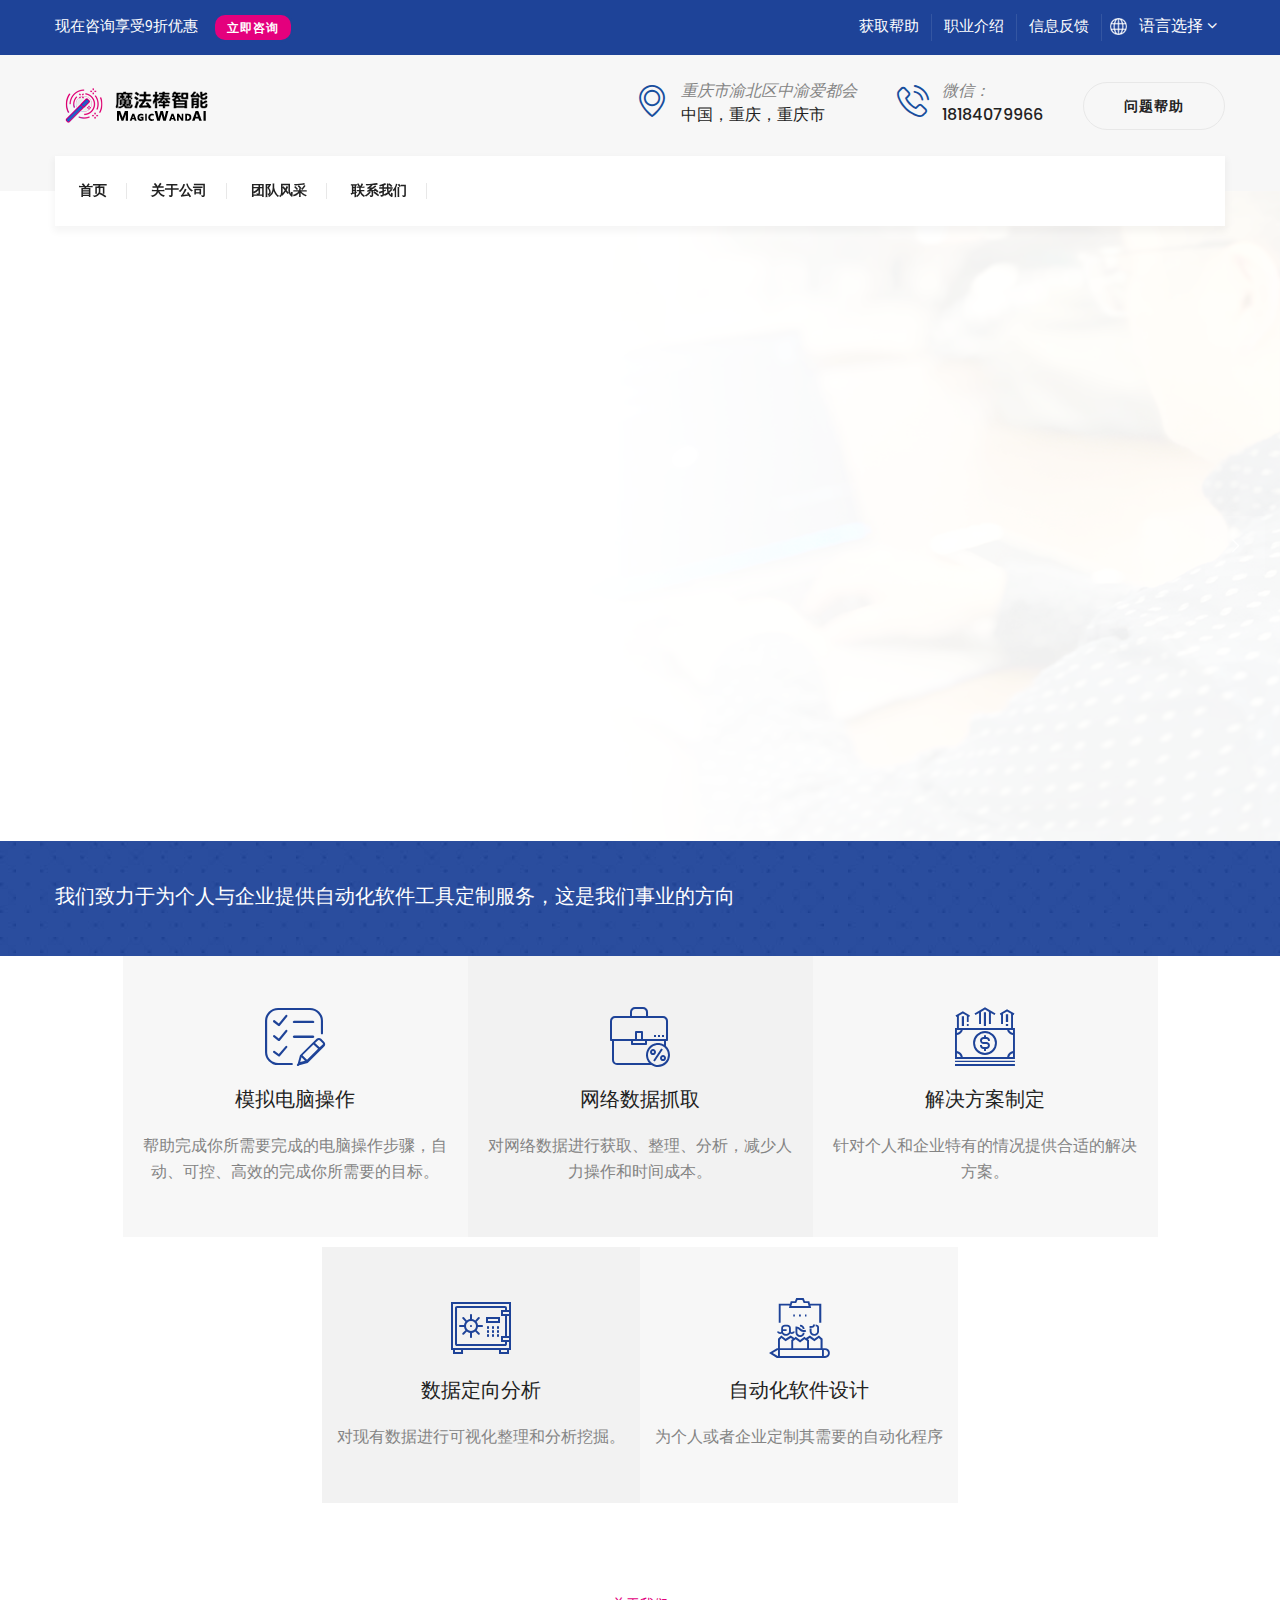
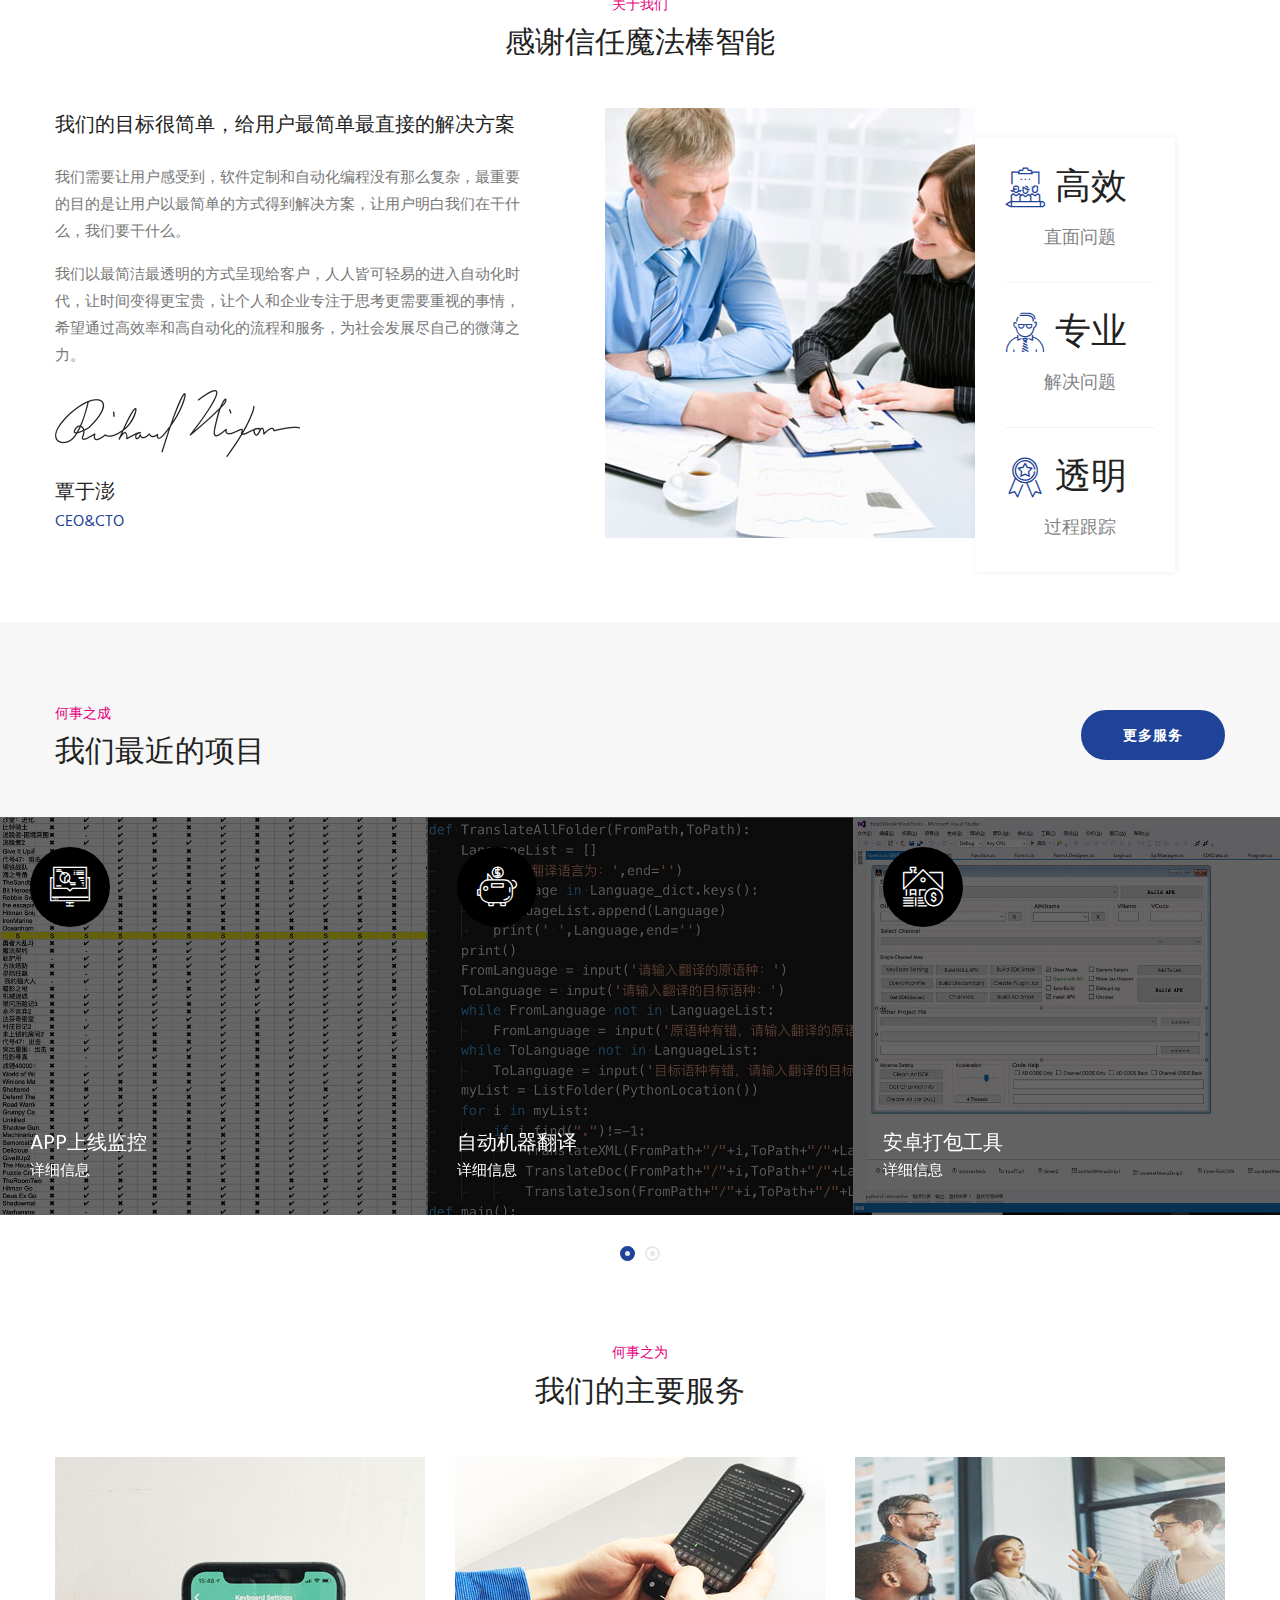
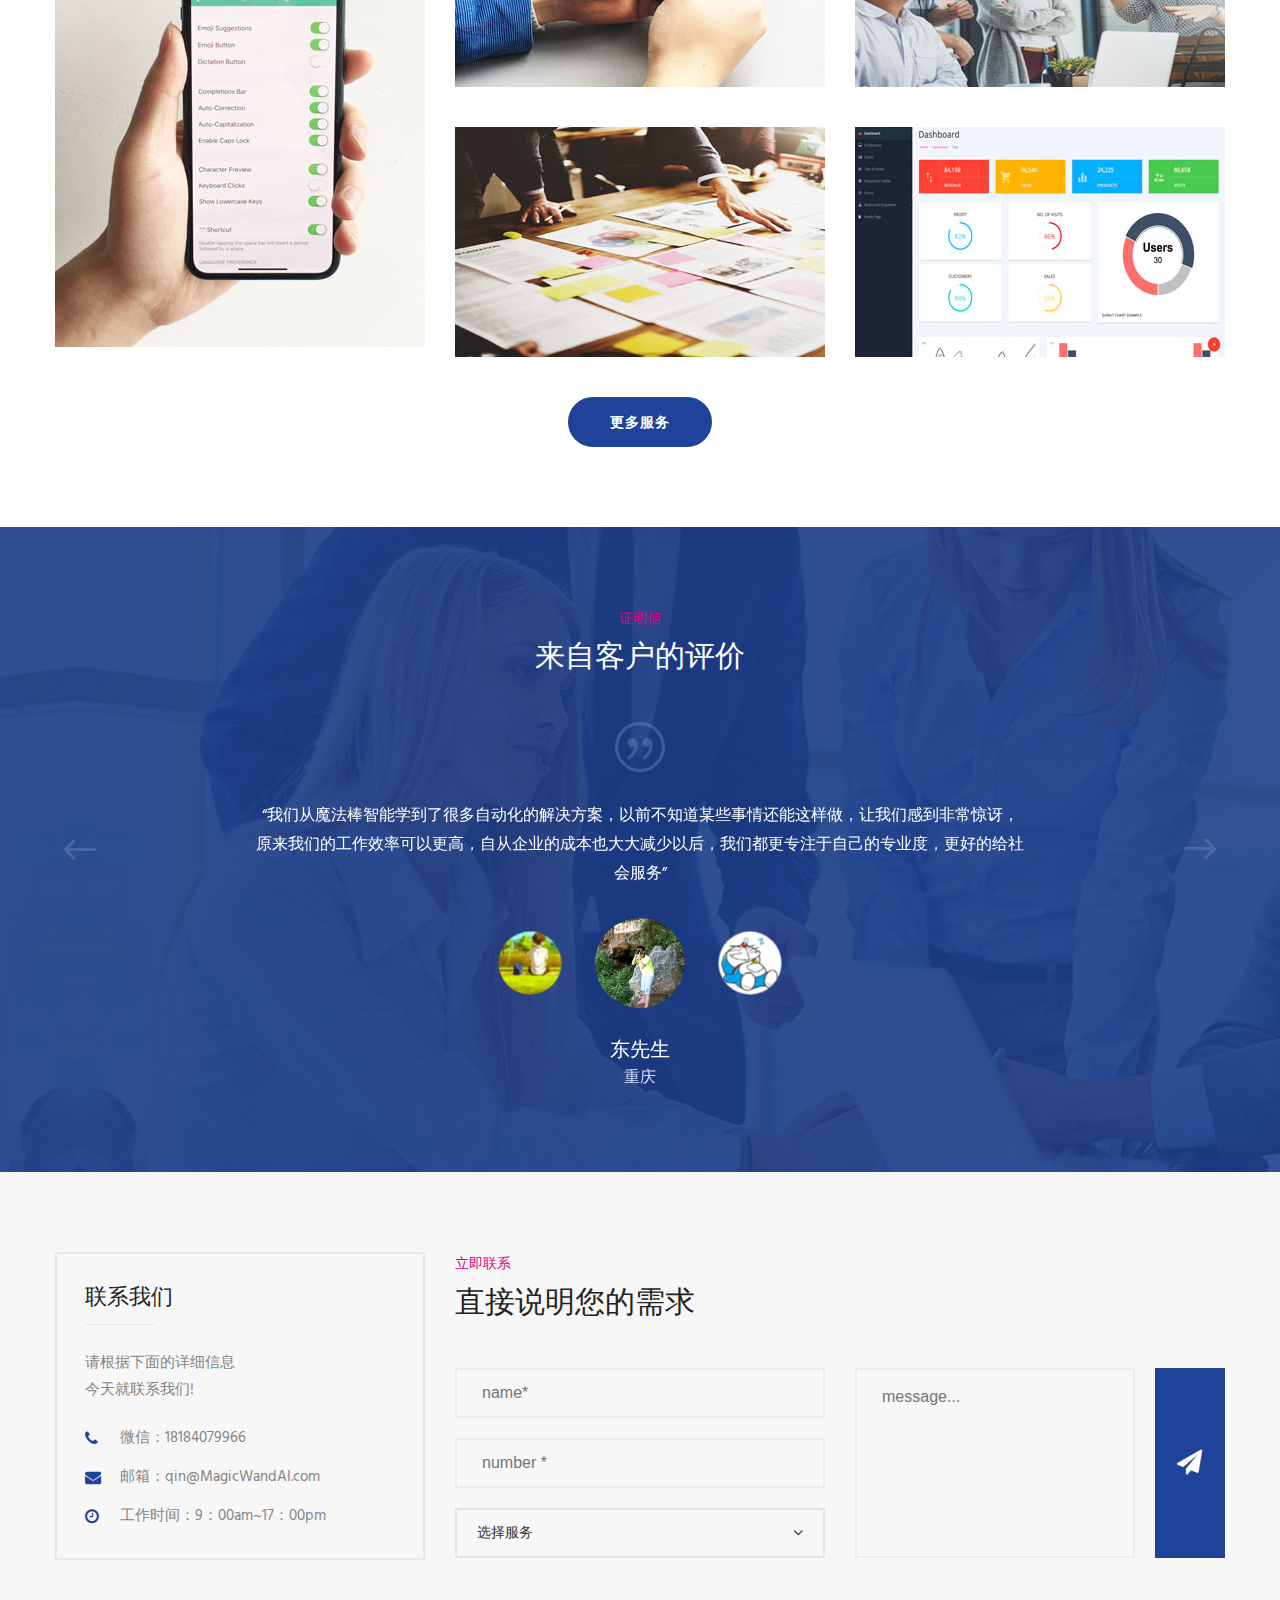
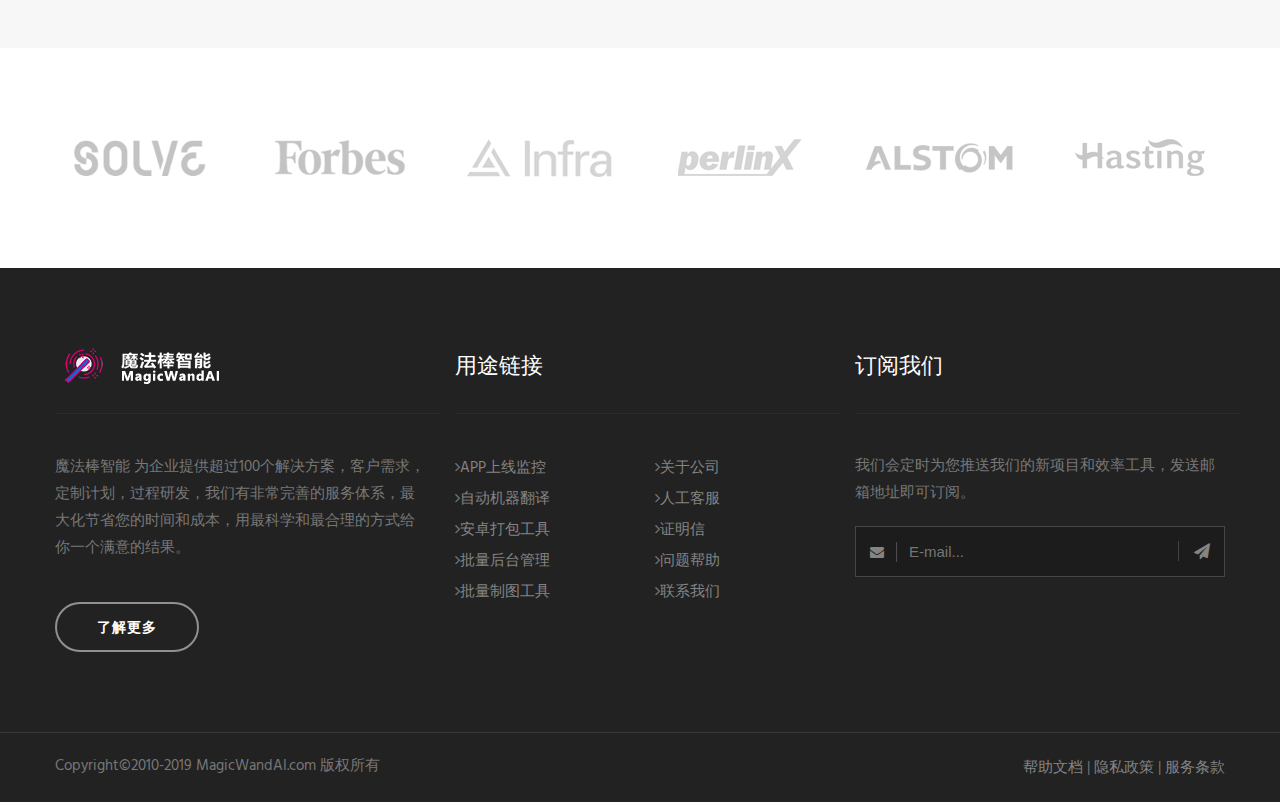
<file: index.html>
﻿<!DOCTYPE html>
<html>
<head>
<meta charset="utf-8">
<title >首页</title>
<!-- Stylesheets -->
<link href="css/bootstrap.css" rel="stylesheet">
<link href="plugins/revolution/css/settings.css" rel="stylesheet" type="text/css"><!-- REVOLUTION SETTINGS STYLES -->
<link href="plugins/revolution/css/layers.css" rel="stylesheet" type="text/css"><!-- REVOLUTION LAYERS STYLES -->
<link href="plugins/revolution/css/navigation.css" rel="stylesheet" type="text/css"><!-- REVOLUTION NAVIGATION STYLES -->
<link href="css/style.css" rel="stylesheet">
<link href="css/responsive.css" rel="stylesheet">

<!--Color Themes-->
<!--<link href="css/color-themes/default-theme.css" rel="stylesheet">-->

<!--Favicon-->
<link rel="shortcut icon" href="images/favicon.ico" type="image/x-icon">
<link rel="icon" href="images/favicon.ico" type="image/x-icon">
<!-- Responsive -->
<meta http-equiv="X-UA-Compatible" content="IE=edge">
<meta name="viewport" content="width=device-width, initial-scale=1.0, maximum-scale=1.0, user-scalable=0">
<!--[if lt IE 9]><script src="js/html5shiv.js"></script><![endif]-->
<!--[if lt IE 9]><script src="js/respond.js"></script><![endif]-->
    <script src="js/jquery.min.js"></script>
    <script src="js/zh_ch.js"></script>
</head>

<body>
<div class="page-wrapper">
 	
    <!-- Preloader -->
    <!--<div class="preloader"></div>-->
 	
    <!-- Main Header-->
    <header class="main-header">
    
    	<!--Header Top-->
    	<div class="header-top-one">
        	<div class="container">
            	<div class="flex-box-three">
                    <div class="welcome-text flex-box-four">
                        <div class="text"><a class="home"  data-change='top_0'>现在咨询享受9折优惠</a></div>
                        <div class="link"><a href="#" class="theme-btn btn-style-fifteen home" data-change='top_1'>立即咨询</a></div>
                    </div>
                    <div class="top-right flex-box-three">
                        <ul class="topbar-menu">
                            <li><a href="#" class="home"  data-change='top_2'>获取帮助</a></li>
                            <li><a href="#" class="home"  data-change='top_3'>职业介绍</a></li>
                            <li><a href="#" class="home"  data-change='top_4'>信息反馈</a></li>
                        </ul>
                    	<ul>
                        	<li class="language-switcher dropdown"><a class="btn btn-default dropdown-toggle home" data-change="top_5" id="dropdownMenu1" data-toggle="dropdown" aria-haspopup="true" aria-expanded="true" href="#"><span class="icon"><img src="images/icons/universal.png" alt="" /></span>&ensp; 语言选择  <span class="icon fa fa-angle-down"></span></a>
                                <ul class="dropdown-menu style-one" aria-labelledby="dropdownMenu1">
                                    <li><a class="btn0 home" data-change="top_6">中文</a></li>
                                    <li><a class="btn1 home" data-change="top_7">English</a></li>
                                    <li><a class="btn2 home" data-change="top_8">日本語</a></li>
                                    <li><a class="btn3 home" data-change="top_9">한국어</a></li>
                                    <!--<li><a href="#">Los Angeles</a></li>-->
                                    <!--<li><a href="#">Las Palmas</a></li>-->
                                </ul>
                            </li>
                        </ul>
                        
                    </div>
                </div>
            </div>
        </div>
    
        <!--Header-Upper-->
        <div class="header-upper">
        	<div class="container">
            	<div class="flex-box-three">
                	
                	<div class="logo-outer">
                    	<div class="logo"><a href="index.html"><img src="images/logo.png" alt="" title=""></a></div>
                    </div>
                    
                    <div class="flex-box-four">
                    	
                        <!--Info Box-->
                        <div class="info-box-one">
                        	<div class="icon-box"><span class="icon-signs-1"></span></div>
                            <ul>
                                <li><i  class="home"  data-change='banner_0'>重庆市渝北区中渝爱都会</i></li>
                                <li><strong class="home"  data-change='banner_1'>中国，重庆，重庆市</strong></li>
                            </ul>
                        </div>
                        
                        <!--Info Box-->
                        <div class="info-box-one">
                            <div class="icon-box"><span class="icon-technology"></span></div>
                            <ul>
                                <li><i class="home"  data-change='banner_2'>微信：</i></li>
                                <li><strong class="home"  data-change='banner_3'>18184079966</strong></li>
                            </ul>
                        </div>

                        <div class="link-btn">
                            <a href="#" class="theme-btn btn-style-fourteen home" data-change='banner_4'>问题帮助</a>
                        </div>
                        
                    </div>
                    
                </div>
            </div>
        </div>
        <!--End Header Upper-->
        
        <!--Header Lower-->
        <div class="header-lower">

        	<div class="container">
                <div class="menu-bg">
                    <div class="nav-outer clearfix">
                        <!-- Main Menu -->
                        <nav class="main-menu">
                            <div class="navbar-header">
                                <!-- Toggle Button -->
                                <button type="button" class="navbar-toggle" data-toggle="collapse" data-target=".navbar-collapse">
                                <span class="icon-bar"></span>
                                <span class="icon-bar"></span>
                                <span class="icon-bar"></span>
                                </button>
                            </div>

                            <div class="navbar-collapse collapse clearfix ">
                                <ul class="navigation clearfix">
									<li><a href="index.html" class="home"  data-change='banner_5'>首页</a></li>
									<li><a href="about.html" class="home"  data-change='banner_6'>关于公司</a></li>
									<li><a href="team.html" class="home"  data-change='banner_7'>团队风采</a></li>
									<li><a href="contact.html" class="home"  data-change='banner_8'>联系我们</a></li>
                                </ul>
                            </div>
                        </nav>
                        <!-- Main Menu End-->

                        <!--<div class="outer-box">-->
                            <!--&lt;!&ndash;Search Box&ndash;&gt;-->
                            <!--<div class="search-box-outer">-->
                                <!--<div class="dropdown">-->
                                    <!--<button class="search-box-btn dropdown-toggle" type="button" id="dropdownMenu3" data-toggle="dropdown" aria-haspopup="true" aria-expanded="false"><span class="fa fa-search"></span></button>-->
                                    <!--<ul class="dropdown-menu pull-right search-panel" aria-labelledby="dropdownMenu3">-->
                                        <!--<li class="panel-outer">-->
                                            <!--<div class="form-container">-->
                                                <!--<form method="post" action="#">-->
                                                    <!--<div class="form-group">-->
                                                        <!--<input type="search" name="field-name" value="" placeholder="Search Here" required>-->
                                                        <!--<button type="submit" class="search-btn"><span class="fa fa-search"></span></button>-->
                                                    <!--</div>-->
                                                <!--</form>-->
                                            <!--</div>-->
                                        <!--</li>-->
                                    <!--</ul>-->
                                <!--</div>-->
                            <!--</div>-->
                        <!--</div>-->




                        <!--<div class="socail-icon-area">-->
                            <!--<ul class="social-icon-seven">-->
                                <!--<li>账号注册：</li>-->
                                <!--<li><a href=""><i class="fa fa-facebook-square"></i></a></li>-->
                                <!--<li><a href=""><i class="fa fa-twitter-square"></i></a></li>-->
                                <!--<li><a href=""><i class="fa fa-google-plus-square"></i></a></li>-->
                                <!--<li><a href=""><i class="fa fa-linkedin-square"></i></a></li>-->
                            <!--</ul>-->
                        <!--</div>-->
                    </div>
                </div>

            </div>
        </div>
        <!--End Header Lower-->

        <!--Sticky Header-->
        <div class="sticky-header">
        	<div class="container clearfix">
            	<!--Logo-->
            	<div class="logo pull-left">
                	<a href="index.html" class="img-responsive"><img src="images/logo-small.png" alt="" title=""></a>
                </div>
                
                <!--Right Col-->
                <div class="right-col pull-right">
                	<!-- Main Menu -->
                    <nav class="main-menu">
                        <div class="navbar-header">
                            <!-- Toggle Button -->    	
                            <button type="button" class="navbar-toggle" data-toggle="collapse" data-target=".navbar-collapse">
                                <span class="icon-bar"></span>
                                <span class="icon-bar"></span>
                                <span class="icon-bar"></span>
                            </button>
                        </div>
                        
                        <div class="navbar-collapse collapse clearfix">
                            <ul class="navigation clearfix">
                                <li><a href="index.html" class="home"  data-change='banner_9'>首页</a></li>
								<li><a href="about.html" class="home"  data-change='banner_10'>关于公司</a></li>
								<li><a href="team.html" class="home"  data-change='banner_11'>团队风采</a></li>
								<li><a href="contact.html" class="home"  data-change='banner_12'>关于我们</a></li>
                            </ul>
                        </div>
                    </nav><!-- Main Menu End-->
                </div>
                
            </div>
        </div>
        <!--End Sticky Header-->
    
    </header>
    <!--End Main Header-->

    <!--Main Slider-->
    <section class="main-slider">
        
        <div class="rev_slider_wrapper fullwidthbanner-container"  id="rev_slider_one_wrapper" data-source="gallery">
            <div class="rev_slider fullwidthabanner" id="rev_slider_one" data-version="5.4.1">
                <ul>
                    
                    <li data-description="Slide Description" data-easein="default" data-easeout="default" data-fsmasterspeed="1500" data-fsslotamount="7" data-fstransition="fade" data-hideafterloop="0" data-hideslideonmobile="off" data-index="rs-1687" data-masterspeed="default" data-param1="" data-param10="" data-param2="" data-param3="" data-param4="" data-param5="" data-param6="" data-param7="" data-param8="" data-param9="" data-rotate="0" data-saveperformance="off" data-slotamount="default" data-thumb="images/main-slider/image-1.jpg" data-title="Slide Title" data-transition="parallaxvertical">
                    <img alt="" class="rev-slidebg" data-bgfit="cover" data-bgparallax="10" data-bgposition="center center" data-bgrepeat="no-repeat" data-no-retina="" src="images/main-slider/image-1.jpg"> 
                    
                    <div class="tp-caption" 
                    data-paddingbottom="[0,0,0,0]"
                    data-paddingleft="[0,0,0,0]"
                    data-paddingright="[0,0,0,0]"
                    data-paddingtop="[0,0,0,0]"
                    data-responsive_offset="on"
                    data-type="text"
                    data-height="none"
                    data-width="['650','750','700','420']"
                    data-whitespace="normal"
                    data-hoffset="['15','15','15','15']"
                    data-voffset="['-100','-100','-100','-120']"
                    data-x="['left','left','left','left']"
                    data-y="['middle','middle','middle','middle']"
                    data-textalign="['top','top','top','top']"
                    data-frames='[{"from":"y:[100%];z:0;rX:0deg;rY:0;rZ:0;sX:1;sY:1;skX:0;skY:0;","mask":"x:0px;y:0px;s:inherit;e:inherit;","speed":1500,"to":"o:1;","delay":1000,"ease":"Power3.easeInOut"},{"delay":"wait","speed":1000,"to":"auto:auto;","mask":"x:0;y:0;s:inherit;e:inherit;","ease":"Power3.easeInOut"}]'
                    style="z-index: 7; white-space: nowrap; text-transform:none;">  <!--text-transform:left;-->
                        <h2 class="white-heading"> <a class="home"  data-change='shuffling_0'>魔法棒智能帮助你</a><br><a class="home"  data-change='shuffling_1'>节约个人时间和</a><br><a class="home"  data-change='shuffling_2'>降低企业成本。</a></h2>
                    </div>

                    <div class="tp-caption" 
                    data-paddingbottom="[0,0,0,0]"
                    data-paddingleft="[0,0,0,0]"
                    data-paddingright="[0,0,0,0]"
                    data-paddingtop="[0,0,0,0]"
                    data-responsive_offset="on"
                    data-type="text"
                    data-height="none"
                    data-width="['700','700','750','420']"
                    data-whitespace="normal"
                    data-hoffset="['15','15','15','15']"
                    data-voffset="['60','40','25','15']"
                    data-x="['left','left','left','left']"
                    data-y="['middle','middle','middle','middle']"
                    data-textalign="['top','top','top','top']"
                    data-frames='[{"from":"y:[100%];z:0;rX:0deg;rY:0;rZ:0;sX:1;sY:1;skX:0;skY:0;","mask":"x:0px;y:0px;s:inherit;e:inherit;","speed":1500,"to":"o:1;","delay":1000,"ease":"Power3.easeInOut"},{"delay":"wait","speed":1000,"to":"auto:auto;","mask":"x:0;y:0;s:inherit;e:inherit;","ease":"Power3.easeInOut"}]'
                    style="z-index: 7; white-space: nowrap;text-transform:none;">
                        <div class="text"><a class="home"  data-change='shuffling_3'>魔法棒智能业务主题每天都在成长</a><br><a class="home"  data-change='shuffling_4'>感谢相信我们。</a></div>
                    </div>
                    
                    <div class="tp-caption tp-resizeme" 
                    data-paddingbottom="[0,0,0,0]"
                    data-paddingleft="[0,0,0,0]"
                    data-paddingright="[0,0,0,0]"
                    data-paddingtop="[0,0,0,0]"
                    data-responsive_offset="on"
                    data-type="text"
                    data-height="none"
                    data-width="['550','600','650','420']"
                    data-whitespace="normal"
                    data-hoffset="['15','15','15','15']"
                    data-voffset="['115','130','100','115']"
                    data-x="['left','left','left','left']"
                    data-y="['middle','middle','middle','middle']"
                    data-textalign="['top','top','top','top']"
                    data-frames='[{"from":"y:[100%];z:0;rX:0deg;rY:0;rZ:0;sX:1;sY:1;skX:0;skY:0;","mask":"x:0px;y:0px;s:inherit;e:inherit;","speed":1500,"to":"o:1;","delay":1000,"ease":"Power3.easeInOut"},{"delay":"wait","speed":1000,"to":"auto:auto;","mask":"x:0;y:0;s:inherit;e:inherit;","ease":"Power3.easeInOut"}]'
                    style="z-index: 7; white-space: nowrap;text-transform:none;">
                        <a href="#" class="theme-btn btn-style-two home" data-change='shuffling_5'>了解更多</a>
                    </div>
                    
                    </li>
                    
                    <li data-description="Slide Description" data-easein="default" data-easeout="default" data-fsmasterspeed="1500" data-fsslotamount="7" data-fstransition="fade" data-hideafterloop="0" data-hideslideonmobile="off" data-index="rs-1688" data-masterspeed="default" data-param1="" data-param10="" data-param2="" data-param3="" data-param4="" data-param5="" data-param6="" data-param7="" data-param8="" data-param9="" data-rotate="0" data-saveperformance="off" data-slotamount="default" data-thumb="images/main-slider/image-2.jpg" data-title="Slide Title" data-transition="parallaxvertical">
                    <img alt="" class="rev-slidebg" data-bgfit="cover" data-bgparallax="10" data-bgposition="center center" data-bgrepeat="no-repeat" data-no-retina="" src="images/main-slider/image-2.jpg">
                    
                    <div class="tp-caption" 
                    data-paddingbottom="[0,0,0,0]"
                    data-paddingleft="[0,0,0,0]"
                    data-paddingright="[0,0,0,0]"
                    data-paddingtop="[0,0,0,0]"
                    data-responsive_offset="on"
                    data-type="text"
                    data-height="none"
                    data-width="['520','750','700','220']"
                    data-whitespace="normal"
                    data-hoffset="['15','15','15','15']"
                    data-voffset="['-5','20','20','60']"
                    data-x="['right','right','right','right']"
                    data-y="['middle','middle','middle','middle']"
                    data-textalign="['top','top','top','top']"
                    data-frames='[{"from":"y:[100%];z:0;rX:0deg;rY:0;rZ:0;sX:1;sY:1;skX:0;skY:0;","mask":"x:0px;y:0px;s:inherit;e:inherit;","speed":1500,"to":"o:1;","delay":1000,"ease":"Power3.easeInOut"},{"delay":"wait","speed":1000,"to":"auto:auto;","mask":"x:0;y:0;s:inherit;e:inherit;","ease":"Power3.easeInOut"}]'
                    style="z-index: 7; white-space: nowrap;text-transform:none;">
                        <h2 class="white-heading"><a class="home"  data-change='shuffling_6'>魔法棒智能全方位</a><br> <a class="home"  data-change='shuffling_7'>保障你的数据和</a> <br><a class="home"  data-change='shuffling_8'>您的隐私。</a></h2>
                    </div>
                    
                    <div class="tp-caption" 
                    data-paddingbottom="[0,0,0,0]"
                    data-paddingleft="[0,0,0,0]"
                    data-paddingright="[0,0,0,0]"
                    data-paddingtop="[0,0,0,0]"
                    data-responsive_offset="on"
                    data-type="text"
                    data-height="none"
                    data-width="['520','700','750','420']"
                    data-whitespace="normal"
                    data-hoffset="['15','15','15','15']"
                    data-voffset="['160','40','0','5']"
                    data-x="['right','right','right','right']"
                    data-y="['middle','middle','middle','middle']"
                    data-textalign="['top','top','top','top']"
                    data-frames='[{"from":"y:[100%];z:0;rX:0deg;rY:0;rZ:0;sX:1;sY:1;skX:0;skY:0;","mask":"x:0px;y:0px;s:inherit;e:inherit;","speed":1500,"to":"o:1;","delay":1000,"ease":"Power3.easeInOut"},{"delay":"wait","speed":1000,"to":"auto:auto;","mask":"x:0;y:0;s:inherit;e:inherit;","ease":"Power3.easeInOut"}]'
                    style="z-index: 7; white-space: nowrap;text-transform:none;">
                           <div class="text"><a class="home"  data-change='shuffling_9'> 魔法棒智能业务主题每天都在成长</a><br><a class="home"  data-change='shuffling_10'>感谢相信我们。</a></div>
                    </div>
                    
                    <div class="tp-caption tp-resizeme" 
                    data-paddingbottom="[0,0,0,0]"
                    data-paddingleft="[0,0,0,0]"
                    data-paddingright="[0,0,0,0]"
                    data-paddingtop="[0,0,0,0]"
                    data-responsive_offset="on"
                    data-type="text"
                    data-height="none"
                    data-width="['520','550','650','420']"
                    data-whitespace="normal"
                    data-hoffset="['15','15','15','15']"
                    data-voffset="['220','130','80','105']"
                    data-x="['right','right','right','right']"
                    data-y="['middle','middle','middle','middle']"
                    data-textalign="['top','top','top','top']"
                    data-frames='[{"from":"y:[100%];z:0;rX:0deg;rY:0;rZ:0;sX:1;sY:1;skX:0;skY:0;","mask":"x:0px;y:0px;s:inherit;e:inherit;","speed":1500,"to":"o:1;","delay":1000,"ease":"Power3.easeInOut"},{"delay":"wait","speed":1000,"to":"auto:auto;","mask":"x:0;y:0;s:inherit;e:inherit;","ease":"Power3.easeInOut"}]'
                    style="z-index: 7; white-space: nowrap;text-transform:none;">
                        <a href="#" class="theme-btn btn-style-two home" data-change='shuffling_11'>了解更多</a>
                    </div>
                    
                    </li>
                    
                    <li data-description="Slide Description" data-easein="default" data-easeout="default" data-fsmasterspeed="1500" data-fsslotamount="7" data-fstransition="fade" data-hideafterloop="0" data-hideslideonmobile="off" data-index="rs-1689" data-masterspeed="default" data-param1="" data-param10="" data-param2="" data-param3="" data-param4="" data-param5="" data-param6="" data-param7="" data-param8="" data-param9="" data-rotate="0" data-saveperformance="off" data-slotamount="default" data-thumb="images/main-slider/image-3.jpg" data-title="Slide Title" data-transition="parallaxvertical">
                    <img alt="" class="rev-slidebg" data-bgfit="cover" data-bgparallax="10" data-bgposition="center center" data-bgrepeat="no-repeat" data-no-retina="" src="images/main-slider/image-3.jpg"> 
                    
                    <div class="tp-caption" 
                    data-paddingbottom="[0,0,0,0]"
                    data-paddingleft="[0,0,0,0]"
                    data-paddingright="[0,0,0,0]"
                    data-paddingtop="[0,0,0,0]"
                    data-responsive_offset="on"
                    data-type="text"
                    data-height="none"
                    data-width="['800','650','400','420']"
                    data-whitespace="normal"
                    data-hoffset="['15','15','15','15']"
                    data-voffset="['-100','-100','-100','-120']"
                    data-x="['left','left','left','left']"
                    data-y="['middle','middle','middle','middle']"
                    data-textalign="['top','top','top','top']"
                    data-frames='[{"from":"y:[100%];z:0;rX:0deg;rY:0;rZ:0;sX:1;sY:1;skX:0;skY:0;","mask":"x:0px;y:0px;s:inherit;e:inherit;","speed":1500,"to":"o:1;","delay":1000,"ease":"Power3.easeInOut"},{"delay":"wait","speed":1000,"to":"auto:auto;","mask":"x:0;y:0;s:inherit;e:inherit;","ease":"Power3.easeInOut"}]'
                    style="z-index: 7; white-space: nowrap;text-transform:none;">
                        <h2 class="white-heading"><a class="home"  data-change='shuffling_12'>专业为企业 </a><br><a class="home"  data-change='shuffling_13'>提供智能软件与</a><br><a class="home"  data-change='shuffling_14'>自动化编程服务。</a></h2>
                    </div>
                    
                    <div class="tp-caption" 
                    data-paddingbottom="[0,0,0,0]"
                    data-paddingleft="[0,0,0,0]"
                    data-paddingright="[0,0,0,0]"
                    data-paddingtop="[0,0,0,0]"
                    data-responsive_offset="on"
                    data-type="text"
                    data-height="none"
                    data-width="['550','700','600','420']"
                    data-whitespace="normal"
                    data-hoffset="['15','15','15','15']"
                    data-voffset="['50','45','20','30']"
                    data-x="['left','left','left','left']"
                    data-y="['middle','middle','middle','middle']"
                    data-textalign="['top','top','top','top']"
                    data-frames='[{"from":"y:[100%];z:0;rX:0deg;rY:0;rZ:0;sX:1;sY:1;skX:0;skY:0;","mask":"x:0px;y:0px;s:inherit;e:inherit;","speed":1500,"to":"o:1;","delay":1000,"ease":"Power3.easeInOut"},{"delay":"wait","speed":1000,"to":"auto:auto;","mask":"x:0;y:0;s:inherit;e:inherit;","ease":"Power3.easeInOut"}]'
                    style="z-index: 7; white-space: nowrap;text-transform:none;">
                        <div class="text"><a class="home"  data-change='shuffling_15'>魔法棒智能业务主题每天都在成长</a><br><a class="home"  data-change='shuffling_16'>感谢相信我们</a></div>
                    </div>
                    
                    <div class="tp-caption tp-resizeme" 
                    data-paddingbottom="[0,0,0,0]"
                    data-paddingleft="[0,0,0,0]"
                    data-paddingright="[0,0,0,0]"
                    data-paddingtop="[0,0,0,0]"
                    data-responsive_offset="on"
                    data-type="text"
                    data-height="none"
                    data-width="['550','600','600','420']"
                    data-whitespace="normal"
                    data-hoffset="['15','15','15','15']"
                    data-voffset="['110','130','105','120']"
                    data-x="['left','left','left','left']"
                    data-y="['middle','middle','middle','middle']"
                    data-textalign="['top','top','top','top']"
                    data-frames='[{"from":"y:[100%];z:0;rX:0deg;rY:0;rZ:0;sX:1;sY:1;skX:0;skY:0;","mask":"x:0px;y:0px;s:inherit;e:inherit;","speed":1500,"to":"o:1;","delay":1000,"ease":"Power3.easeInOut"},{"delay":"wait","speed":1000,"to":"auto:auto;","mask":"x:0;y:0;s:inherit;e:inherit;","ease":"Power3.easeInOut"}]'
                    style="z-index: 7; white-space: nowrap;text-transform:none;">
                        <a href="#" class="theme-btn btn-style-two home" data-change='shuffling_17'>了解更多</a>
                    </div>
                    
                    </li>
                    
                </ul>
            </div>
        </div>
    </section>
    <!--End Main Slider-->
    
    
    <!--Call To Action-->
    <section class="call-to-action-section" style="background-image:url(images/background/1.jpg);">
    	<div class="container">
        	<div class="row clearfix">
            	<div class="column col-md-12 col-sm-12 col-xs-12">
                	<div class="text home"  data-change='shuffling_18'>我们致力于为个人与企业提供自动化软件工具定制服务，这是我们事业的方向</div>
                </div>
            </div>
        </div>
    </section>
    <!--End Call To Action-->

    <!-- services section -->
    <section class="services-section">
        <div class="container-fluid">
            <div class="flex-box">
                <div class="services-block-one grey-bg">
                    <div class="inner-box">
                        <div class="icon-box">
                            <span class="icon icon-interface"></span>
                        </div>
                        <h3 class="home"  data-change='5_banner_0'>模拟电脑操作</h3>
                        <div class="text home"   data-change='5_banner_1'>帮助完成你所需要完成的电脑操作步骤，自动、可控、高效的完成你所需要的目标。</div>
                    </div>
                </div>
                <div class="services-block-one grey-deep-bg">
                    <div class="inner-box">
                        <div class="icon-box">
                            <span class="icon icon-work"></span>
                        </div>
                        <h3  class="home"  data-change='5_banner_2'>网络数据抓取</h3>
                        <div class="text home"   data-change='5_banner_3'>对网络数据进行获取、整理、分析，减少人力操作和时间成本。</div>
                    </div>
                </div>
                <div class="services-block-one grey-bg">
                    <div class="inner-box">
                        <div class="icon-box">
                            <span class="icon icon-money"></span>
                        </div>
                        <h3  class="home"  data-change='5_banner_4'>解决方案制定</h3>
                        <div class="text home"  data-change='5_banner_5'> 针对个人和企业特有的情况提供合适的解决方案。</div>
                    </div>
                </div>
                <div class="services-block-one grey-deep-bg">
                    <div class="inner-box">
                        <div class="icon-box">
                            <span class="icon icon-business"></span>
                        </div>
                        <h3  class="home"  data-change='5_banner_6'>数据定向分析</h3>
                        <div class="text home"  data-change='5_banner_7'>  对现有数据进行可视化整理和分析挖掘。</div>
                    </div>
                </div>
                <div class="services-block-one grey-bg">
                    <div class="inner-box">
                        <div class="icon-box">
                            <span class="icon icon-file"></span>
                        </div>
                        <h3  class="home"  data-change='5_banner_8'>自动化软件设计</h3>
                        <div class="text home"   data-change='5_banner_9'> 为个人或者企业定制其需要的自动化程序</div>
                    </div>
                </div>
            </div>
                
        </div>
    </section>

    <!-- about us -->
    <section class="about-us sp-two">
        <div class="container">
            <div class="sec-title centered">
                <h5  class="home"  data-change='about_0'>关于我们</h5>
                <h2  class="home"  data-change='about_1'>感谢信任魔法棒智能</h2>
            </div>
            <div class="row">
                <div class="services-block-two col-xl-5 col-lg-12">
                    <div class="inner-box">
                        <div class="title"><h4  class="home"  data-change='about_2'>我们的目标很简单，给用户最简单最直接的解决方案</h4></div>
                        <div class="text"><p  class="home"  data-change='about_3'>我们需要让用户感受到，软件定制和自动化编程没有那么复杂，最重要的目的是让用户以最简单的方式得到解决方案，让用户明白我们在干什么，我们要干什么。</p> <p  class="home"  data-change='about_4'>我们以最简洁最透明的方式呈现给客户，人人皆可轻易的进入自动化时代，让时间变得更宝贵，让个人和企业专注于思考更需要重视的事情，希望通过高效率和高自动化的流程和服务，为社会发展尽自己的微薄之力。</p>
                        </div>
                        <div class="signature">
                            <img src="images/icons/sign.png" alt="">
                        </div>
                        <div class="author-information">
                            <h4  class="home"  data-change='about_5'>覃于澎</h4>
                            <div class="designation"> CEO&CTO</div>
                        </div>
                    </div>
                        
                </div>
                <div class="col-xl-7 col-lg-12">
                    <div class="flex-box">
                        <div class="image"><img src="images/resource/about-1.jpg" alt=""></div>
                        <!--Fact Counter-->
                        <div class="fact-counter">
                            
                            <!--Column-->
                            <div class="column counter-column">
                                <div class="inner">
                                    <div class="count-outer count-box">
                                        <span class="icon icon-file"></span>
                                        <!--<span class="count-text" data-speed="3000" data-stop="1472">0</span><span class="plus-icon">+</span>-->
                                        <span class="count-text" ><a  class="home"  data-change='about_6'>高效</a></span><span class="plus-icon">+</span>
                                    </div>
                                    <h4 class="counter-title text-xl-center"><a  class="home"  data-change='about_7'> 直面问题</a></h4>
                                </div>
                            </div>
                    
                            <!--Column-->
                            <div class="column counter-column">
                                <div class="inner">
                                    <div class="count-outer count-box">
                                        <span class="icon icon-people-1"></span>
                                        <!--<span class="count-text" data-speed="2500" data-stop="285">0</span>-->
                                        <span class="count-text " ><a  class="home"  data-change='about_8'>专业</a></span><span class="plus-icon">+</span>
                                    </div>
                                    <h4 class="counter-title  text-xl-center"><a  class="home"  data-change='about_9'>解决问题</a></h4>
                                </div>
                            </div>
                    
                            <!--Column-->
                            <div class="column counter-column">
                                <div class="inner">
                                    <div class="count-outer count-box">
                                        <span class="icon icon-medal"></span>
                                        <!--<span class="count-text" data-speed="2500" data-stop="639">0</span>-->
                                        <span class="count-text" ><a  class="home"  data-change='about_10'>透明</a></span><span class="plus-icon">+</span>
                                    </div>
                                    <h4 class="counter-title text-xl-center"><a  class="home"  data-change='about_11'>过程跟踪</a></h4>
                                </div>
                            </div>
                    
                            
                        </div>
                    </div>
                </div>
            </div>
        </div>
    </section>

    <!-- services two -->
    <section class="services-section-two sp-four grey-bg">
        <div class="container">
            <div class="flex-box-two">
                <div class="sec-title">
                    <h5 class="home"  data-change='shuffling_central_0'>何事之成</h5> <!--何事之成  我们最近的项目-->
                    <h2 class="home"  data-change='shuffling_central_1'>我们最近的项目</h2>
                </div>
                <div class="link mt-2 mb-4">
                    <a href="#" class="theme-btn btn-style-two home"  data-change='shuffling_central_2'>更多服务</a>
                </div>
            </div>
        </div>
        <div class="container-fluid">
            <div class="four-item-fluidcarousel owl-carousel owl-theme owl-dot-style-two owl-nav-none">
                <div class="services-block-three">
                    <div class="inner-box">
                        <figure class="imghvr-strip-vert-bottom-right">
                            <div class="image">
                                <img src="images/resource/service-1.jpg" alt="">
                            </div>
                            <figcaption>
                                <div class="content">
                                    <div class="icon-box">
                                        <span class="icon-computer"></span>
                                    </div>
                                    <div>
                                        <div class="services-title">
                                            <h4 class="home" data-change='shuffling_central_3'>APP上线监控</h4>
                                             <p class="home" data-change='shuffling_central_4'>详细信息</p>

                                        </div>
                                        <div class="text home"  data-change='shuffling_central_5'>客户想知道自己的应用程序在全球上线情况和是否有相似性的APP，我们为其量身定制了一款大数据获取解决方案，使用户获得自己想要的数据</div>
                                        <div class="link"><a href="#" class="home"  data-change='shuffling_central_6'>了解更多<span class="fa fa-angle-right"></span></a></div>
                                    </div>
                                        
                                </div>
                            </figcaption>
                        </figure>
                        <div class="visible content">
                            <div class="icon-box">
                                <span class="icon-computer"></span>
                            </div>
                            <div class="services-title">
                                <h4 class="home"  data-change='shuffling_central_7'>APP上线监控</h4>
                                <p class="home"  data-change='shuffling_central_8'>详细信息</p>
                            </div>
                        </div>
                    </div>
                </div>
                <div class="services-block-three">
                    <div class="inner-box">
                        <figure class="imghvr-strip-vert-bottom-right">
                            <div class="image">
                                <img src="images/resource/service-2.jpg" alt="">
                            </div>
                            <figcaption>
                                <div class="content">
                                    <div class="icon-box">
                                        <span class="icon-money-1"></span>
                                    </div>
                                    <div>
                                        <div class="services-title">
                                            <h4 class="home"  data-change='shuffling_central_9'>自动机器翻译</h4>
                                            <p class="home"  data-change='shuffling_central_10'>详细信息</p>
                                        </div>
                                        <div class="text home"  data-change='shuffling_central_11'>客户的软件应用程序需要翻译，但是没有对计算机编程文本进行归纳，所以提取文本和翻译文本显得非常不方便，我们为其量身制作了一套在应用程序代码内进行翻译修改的解决方案并提取字符串，解决了技术与非技术的问题。</div>
                                        <div class="link"><a href="#" class="home"  data-change='shuffling_central_12'>了解更多<span class="fa fa-angle-right"></span></a></div>
                                    </div>
                                        
                                </div>
                            </figcaption>
                        </figure>
                        <div class="visible content">
                            <div class="icon-box">
                                <span class="icon-money-1"></span>
                            </div>
                            <div class="services-title">
                                <h4 class="home"  data-change='shuffling_central_13'>自动机器翻译</h4>
                                <p class="home"  data-change='shuffling_central_14'>详细信息</p>
                            </div>
                        </div>
                    </div>
                </div>
                <div class="services-block-three">
                    <div class="inner-box">
                        <figure class="imghvr-strip-vert-bottom-right">
                            <div class="image">
                                <img src="images/resource/service-3.jpg" alt="">
                            </div>
                            <figcaption>
                                <div class="content">
                                    <div class="icon-box">
                                        <span class="icon-home"></span>
                                    </div>
                                    <div>
                                        <div class="services-title">
                                            <h4 class="home"  data-change='shuffling_central_15'>安卓打包工具</h4>
                                            <p class="home"  data-change='shuffling_central_16'>详细信息</p>
                                        </div>
                                        <div class="text home" data-change='shuffling_central_17'>客户需要把产品上线全中国安卓渠道，其中大部分都是重复工作，我们为其量身定制打包工具，客户可以轻易的，批量的进行打包处理，根据客户的需求，加入其需要的模块，彻底满足此客户自身特有的解决方案。</div>
                                        <div class="link"><a href="#" class="home"  data-change='shuffling_central_18'>了解更多<span class="fa fa-angle-right"></span></a></div>
                                    </div>
                                        
                                </div>
                            </figcaption>
                        </figure>
                        <div class="visible content">
                            <div class="icon-box">
                                <span class="icon-home"></span>
                            </div>
                            <div class="services-title">
                                <h4 class="home"  data-change='shuffling_central_19'>安卓打包工具</h4>
                                <p class="home"  data-change='shuffling_central_20'>详细信息</p>
                            </div>
                        </div>
                    </div>
                </div>
                <div class="services-block-three">
                    <div class="inner-box">
                        <figure class="imghvr-strip-vert-bottom-right">
                            <div class="image">
                                <img src="images/resource/service-4.jpg" alt="">
                            </div>
                            <figcaption>
                                <div class="content">
                                    <div class="icon-box">
                                        <span class="icon-business-1"></span>
                                    </div>
                                    <div>
                                        <div class="services-title">
                                            <h4 class="home"  data-change='shuffling_central_21'>批量后台管理</h4>
                                            <p class="home"  data-change='shuffling_central_22'>详细信息</p>
                                        </div>
                                        <div class="text home"   data-change='shuffling_central_23'>客户有很多管理后台，要把管理后台的数据进行整理归纳，但是需要花费大量的人力物力去归纳总结，并反复计算才能得出结果，我们为其量身定制了一款后台管理程序，满足客户特有的数据计算方式和需求。</div>
                                        <div class="link"><a href="#" class="home"  data-change='shuffling_central_24'>了解更多 <span class="fa fa-angle-right"></span></a></div>
                                    </div>
                                        
                                </div>
                            </figcaption>
                        </figure>
                        <div class="visible content">
                            <div class="icon-box">
                                <span class="icon-business-1"></span>
                            </div>
                            <div class="services-title">
                                <h4 class="home"  data-change='shuffling_central_25'>批量后台管理</h4>
                                <p class="home"  data-change='shuffling_central_26'>详细信息</p>
                            </div>
                        </div>
                    </div>
                </div>
                <div class="services-block-three">
                    <div class="inner-box">
                        <figure class="imghvr-strip-vert-bottom-right">
                            <div class="image">
                                <img src="images/resource/service-5.jpg" alt="">
                            </div>
                            <figcaption>
                                <div class="content">
                                    <div class="icon-box">
                                        <span class="icon-computer"></span>
                                    </div>
                                    <div>
                                        <div class="services-title">
                                            <h4 class="home"  data-change='shuffling_central_27'>批量制图工具</h4>
                                            <p class="home"  data-change='shuffling_central_28'>详细信息</p>
                                        </div>
                                        <div class="text home" data-change='shuffling_central_29'> 客户的图片需要修改各种尺寸和图片大小进行调整，我们了分析客户的做图模式，量身定制了批量制图工具，节约人力成本，使其可以更专注美术灵感的思考。</div>
                                        <div class="link"><a href="#" class="home"  data-change='shuffling_central_30'>了解更多<span class="fa fa-angle-right"></span></a></div>
                                    </div>                                        
                                </div>
                            </figcaption>
                        </figure>
                        <div class="visible content">
                            <div class="icon-box">
                                <span class="icon-computer"></span>
                            </div>
                            <div class="services-title">
                                <h4 class="home"  data-change='shuffling_central_31'>批量制图工具</h4>
                                <p class="home"  data-change='shuffling_central_32'>详细信息</p>
                            </div>
                        </div>
                    </div>
                </div>

                <!--<div class="services-block-three">-->
                    <!--<div class="inner-box">-->
                        <!--<figure class="imghvr-strip-vert-bottom-right">-->
                            <!--<div class="image">-->
                                <!--<img src="images/resource/service-2.jpg" alt="">-->
                            <!--</div>-->
                            <!--<figcaption>-->
                                <!--<div class="content">-->
                                    <!--<div class="icon-box">-->
                                        <!--<span class="icon-money-1"></span>-->
                                    <!--</div>-->
                                    <!--<div>-->
                                        <!--<div class="services-title">-->
                                            <!--<h4>自动化解决方案</h4>-->
                                            <!--<p>详细信息</p>-->
                                        <!--</div>-->
                                        <!--<div class="text">针对个人和企业，提供高效率自动化建议。</div>-->
                                        <!--<div class="link"><a href="#">了解更多<span class="fa fa-angle-right"></span></a></div>-->
                                    <!--</div>-->
                                        <!---->
                                <!--</div>-->
                            <!--</figcaption>-->
                        <!--</figure>-->
                        <!--<div class="visible content">-->
                            <!--<div class="icon-box">-->
                                <!--<span class="icon-money-1"></span>-->
                            <!--</div>-->
                            <!--<div class="services-title">-->
                                <!--<h4>自动化解决方案</h4>-->
                                <!--<p>详细信息</p>-->
                            <!--</div>-->
                        <!--</div>-->
                    <!--</div>-->
                <!--</div>-->
                <!--<div class="services-block-three">-->
                    <!--<div class="inner-box">-->
                        <!--<figure class="imghvr-strip-vert-bottom-right">-->
                            <!--<div class="image">-->
                                <!--<img src="images/resource/service-3.jpg" alt="">-->
                            <!--</div>-->
                            <!--<figcaption>-->
                                <!--<div class="content">-->
                                    <!--<div class="icon-box">-->
                                        <!--<span class="icon-home"></span>-->
                                    <!--</div>-->
                                    <!--<div>-->
                                        <!--<div class="services-title">-->
                                            <!--<h4>Mortgage Advice</h4>-->
                                            <!--<p>Meet Experts</p>-->
                                        <!--</div>-->
                                        <!--<div class="text">How all this mistaken idea of denouncing pleasure & praising pain was born and I will give you a completed.</div>-->
                                        <!--<div class="link"><a href="#">Read More <span class="fa fa-angle-right"></span></a></div>-->
                                    <!--</div>-->
                                        <!---->
                                <!--</div>-->
                            <!--</figcaption>-->
                        <!--</figure>-->
                        <!--<div class="visible content">-->
                            <!--<div class="icon-box">-->
                                <!--<span class="icon-home"></span>-->
                            <!--</div>-->
                            <!--<div class="services-title">-->
                                <!--<h4>Mortgage Advice</h4>-->
                                <!--<p>Meet Experts</p>-->
                            <!--</div>-->
                        <!--</div>-->
                    <!--</div>-->
                <!--</div>-->
                <!--<div class="services-block-three">-->
                    <!--<div class="inner-box">-->
                        <!--<figure class="imghvr-strip-vert-bottom-right">-->
                            <!--<div class="image">-->
                                <!--<img src="images/resource/service-4.jpg" alt="">-->
                            <!--</div>-->
                            <!--<figcaption>-->
                                <!--<div class="content">-->
                                    <!--<div class="icon-box">-->
                                        <!--<span class="icon-business-1"></span>-->
                                    <!--</div>-->
                                    <!--<div>-->
                                        <!--<div class="services-title">-->
                                            <!--<h4>Retirement Planning</h4>-->
                                            <!--<p>Meet Experts</p>-->
                                        <!--</div>-->
                                        <!--<div class="text">How all this mistaken idea of denouncing pleasure & praising pain was born and I will give you a completed.</div>-->
                                        <!--<div class="link"><a href="#">Read More <span class="fa fa-angle-right"></span></a></div>-->
                                    <!--</div>-->
                                        <!---->
                                <!--</div>-->
                            <!--</figcaption>-->
                        <!--</figure>-->
                        <!--<div class="visible content">-->
                            <!--<div class="icon-box">-->
                                <!--<span class="icon-business-1"></span>-->
                            <!--</div>-->
                            <!--<div class="services-title">-->
                                <!--<h4>Retirement Planning</h4>-->
                                <!--<p>Meet Experts</p>-->
                            <!--</div>-->
                        <!--</div>-->
                    <!--</div>-->
                <!--</div>-->

            </div>
        </div>
    </section>

    <section class="projects-section sp-one">
        <div class="container">
            <!-- sec title -->
            <div class="sec-title centered">
                <h5 class="home"  data-change='5_middle_modules_0'>何事之为</h5>
                <h2 class="home"  data-change='5_middle_modules_1'>我们的主要服务</h2>
            </div>
            <div class="row isotope_block">
                <div class="col-lg-4 col-md-6 col-sm-12">
                    <div class="projects-block-one">
                        <div class="inner-box">
                            <div class="image">
                                <img src="images/gallery/1.jpg" alt="">
                            </div>
                            <div class="overlay-style-one">
                                <div class="link"><a href="#"><span class="icon-signs"></span></a></div>
                                <div class="bottom-text">
                                    <h4 class="home"  data-change='5_middle_modules_2'>软件工具设计</h4>
                                    <p class="home"  data-change='5_middle_modules_3'>自动翻译、安卓反编译 </p>
                                </div>
                            </div>
                        </div>
                    </div>
                </div>
                <div class="col-lg-4 col-md-6 col-sm-12">
                    <div class="projects-block-one">
                        <div class="inner-box">
                            <div class="image">
                                <img src="images/gallery/2.jpg" alt="">
                            </div>
                            <div class="overlay-style-one">
                                <div class="link"><a href="#"><span class="icon-signs"></span></a></div>
                                <div class="bottom-text">
                                    <h4 class="home"  data-change='5_middle_modules_4'>网络数据抓取</h4>
                                    <p class="home"  data-change='5_middle_modules_5'> APP上线监控 订制网络爬虫</p>
                                </div>
                            </div>
                        </div>
                    </div>
                </div>
                <div class="col-lg-4 col-md-6 col-sm-12">
                    <div class="projects-block-one">
                        <div class="inner-box">
                            <div class="image">
                                <img src="images/gallery/3.jpg" alt="">
                            </div>
                            <div class="overlay-style-one">
                                <div class="link"><a href="#"><span class="icon-signs"></span></a></div>
                                <div class="bottom-text">
                                    <h4 class="home"  data-change='5_middle_modules_6'>提供解决方案</h4>
                                    <p class="home"  data-change='5_middle_modules_7'>流程化设计 工具建议</p>
                                </div>
                            </div>
                        </div>
                    </div>
                </div>
                <div class="col-lg-4 col-md-6 col-sm-12">
                    <div class="projects-block-one">
                        <div class="inner-box">
                            <div class="image">
                                <img src="images/gallery/4.jpg" alt="">
                            </div>
                            <div class="overlay-style-one">
                                <div class="link"><a href="#"><span class="icon-signs"></span></a></div>
                                <div class="bottom-text">
                                    <h4 class="home"  data-change='5_middle_modules_8'>自定义服务</h4>
                                    <p class="home"  data-change='5_middle_modules_9'>A/B测试 模拟人工步骤</p>
                                </div>
                            </div>
                        </div>
                    </div>
                </div>
                <div class="col-lg-4 col-md-6 col-sm-12">
                    <div class="projects-block-one">
                        <div class="inner-box">
                            <div class="image">
                                <img src="images/gallery/5.jpg" alt="">
                            </div>
                            <div class="overlay-style-one">
                                <div class="link"><a href="#"><span class="icon-signs"></span></a></div>
                                <div class="bottom-text">
                                    <h4 class="home"  data-change='5_middle_modules_10'>数据分析定制</h4>
                                    <p class="home"  data-change='5_middle_modules_11'>可视化数据 数据挖掘</p>
                                </div>
                            </div>
                        </div>
                    </div>
                </div>
            </div>
            <div class="link text-center"><a href="#" class="theme-btn btn-style-two home" data-change='5_middle_modules_12'>更多服务</a></div>
        </div>
    </section>

    <!--<section class="blog-section sp-two">-->
        <!--<div class="container">-->
            <!--<div class="sec-title">-->
                <!--<h5 class="home"  data-change='bottom_shuffling_0'>共享资源</h5>-->
                <!--<h2 class="home"  data-change='bottom_shuffling_1'>免费公共服务</h2>-->
            <!--</div>-->
            <!--<div class="three-item-carousel owl-carousel owl-theme owl-dot-none owl-nav-style-two">-->
                <!--&lt;!&ndash;New Block One&ndash;&gt;-->
                <!--<div class="news-block-one">-->
                    <!--<figure class="image">-->
                        <!--<img src="images/resource/news-1.jpg" alt="News">-->
                        <!--<figcaption class="overlay">-->
                            <!--<div class="box">-->
                                <!--<div class="content">-->
                                    <!--<a href="#"><i class="fa fa-link" aria-hidden="true"></i></a>-->
                                <!--</div>-->
                            <!--</div>-->
                        <!--</figcaption>-->
                    <!--</figure>-->
                    <!--<div class="lower-content">-->
                        <!--&lt;!&ndash;<div class="date">21 <br>April</div>&ndash;&gt;-->
                        <!--<div class="date"><a class="home"  data-change='bottom_shuffling_2'>最近 </a><br><a class="home"  data-change='bottom_shuffling_3'>更新</a></div>-->
                        <!--<h4><a href="#" class="home"  data-change='bottom_shuffling_4'>客户工具</a></h4>-->
                        <!--<div class="post-meta home"  data-change='bottom_shuffling_5'>免费 | 公开</div>-->
                        <!--<div class="text">-->
                            <!--<p class="home"  data-change='bottom_shuffling_6'>  感谢热心客户，客户公开的解决方案和软件工具</p>-->
                        <!--</div>-->
                        <!--<div class="link">-->
                            <!--<a href="#" class="default_link home"  data-change='bottom_shuffling_7'>更多<i class="fa fa-angle-right"></i></a>-->
                        <!--</div>-->
                        <!---->
                    <!--</div>-->
                <!--</div>-->
                <!--&lt;!&ndash; end &ndash;&gt;-->
                <!--&lt;!&ndash;New Block One&ndash;&gt;-->
                <!--<div class="news-block-one">-->
                    <!--<figure class="image">-->
                        <!--<img src="images/resource/news-2.jpg" alt="News">-->
                        <!--<figcaption class="overlay">-->
                            <!--<div class="box">-->
                                <!--<div class="content">-->
                                    <!--<a href="#"><i class="fa fa-link" aria-hidden="true"></i></a>-->
                                <!--</div>-->
                            <!--</div>-->
                        <!--</figcaption>-->
                    <!--</figure>-->
                    <!--<div class="lower-content">-->
                        <!--&lt;!&ndash;<div class="date">17 <br>June</div>&ndash;&gt;-->
                        <!--<div class="date"><a class="home"  data-change='bottom_shuffling_8'>最近 </a><br><a class="home"  data-change='bottom_shuffling_9'>更新</a></div>-->
                        <!--<h4><a href="#" class="home"  data-change='bottom_shuffling_10'>推荐工具</a></h4>-->
                        <!--<div class="post-meta home"   data-change='bottom_shuffling_11'>精选 | 高效</div>-->
                        <!--<div class="text">-->
                            <!--<p class="home"  data-change='bottom_shuffling_12'> 感谢运营团队，高效率的第三方工具，让更多人了解提高工作效率的方法</p>-->
                        <!--</div>-->
                        <!--<div class="link">-->
                            <!--<a href="#" class="default_link home"   data-change='bottom_shuffling_13'>更多<i class="fa fa-angle-right"></i></a>-->
                        <!--</div>-->
                        <!---->
                    <!--</div>-->
                <!--</div>-->
                <!--&lt;!&ndash; end &ndash;&gt;-->
                <!--&lt;!&ndash;New Block One&ndash;&gt;-->
                <!--<div class="news-block-one">-->
                    <!--<figure class="image">-->
                        <!--<img src="images/resource/news-3.jpg" alt="News">-->
                        <!--<figcaption class="overlay">-->
                            <!--<div class="box">-->
                                <!--<div class="content">-->
                                    <!--<a href="#"><i class="fa fa-link" aria-hidden="true"></i></a>-->
                                <!--</div>-->
                            <!--</div>-->
                        <!--</figcaption>-->
                    <!--</figure>-->
                    <!--<div class="lower-content">-->
                        <!--&lt;!&ndash;<div class="date">14 <br>Mar</div>&ndash;&gt;-->
                        <!--<div class="date"><a class="home"  data-change='bottom_shuffling_14'>最近</a> <br><a class="home"  data-change='bottom_shuffling_15'>更新</a></div>-->
                        <!--<h4><a href="#" class="home"  data-change='bottom_shuffling_16'>开源工具</a></h4>-->
                        <!--<div class="post-meta home"  data-change='bottom_shuffling_17'>可用 | 良心</div>-->
                        <!--<div class="text">-->
                            <!--<p class="home"  data-change='bottom_shuffling_18'> 感谢开发人员，针对开发人员推荐的优秀源代码 </p>-->
                        <!--</div>-->
                        <!--<div class="link">-->
                            <!--<a href="#" class="default_link home"   data-change='bottom_shuffling_19'>更多<i class="fa fa-angle-right"></i></a>-->
                        <!--</div>-->
                        <!---->
                    <!--</div>-->
                <!--</div>-->
                <!--&lt;!&ndash; end &ndash;&gt;-->
                <!--&lt;!&ndash;New Block One&ndash;&gt;-->
                <!--<div class="news-block-one">-->
                    <!--<figure class="image">-->
                        <!--<img src="images/resource/news-1.jpg" alt="News">-->
                        <!--<figcaption class="overlay">-->
                            <!--<div class="box">-->
                                <!--<div class="content">-->
                                    <!--<a href="#"><i class="fa fa-link" aria-hidden="true"></i></a>-->
                                <!--</div>-->
                            <!--</div>-->
                        <!--</figcaption>-->
                    <!--</figure>-->
                    <!--<div class="lower-content">-->
                        <!--&lt;!&ndash;<div class="date">21 <br>April</div>&ndash;&gt;-->
                        <!--<div class="date"><a class="home"  data-change='bottom_shuffling_20'>最近</a> <br><a class="home"  data-change='bottom_shuffling_21'>更新</a></div>-->
                        <!--<h4><a href="#" class="home"  data-change='bottom_shuffling_22'>收费工具</a></h4>-->
                        <!--<div class="post-meta home"  data-change='bottom_shuffling_23'>专业 | 稳定</div>-->
                        <!--<div class="text">-->
                            <!--<p class="home"  data-change='bottom_shuffling_24'>感谢工程师，为了方便他人，自己所付出的辛苦劳动</p>-->
                        <!--</div>-->
                        <!--<div class="link">-->
                            <!--<a href="#" class="default_link home"  data-change='bottom_shuffling_25'>更多 <i class="fa fa-angle-right"></i></a>-->
                        <!--</div>-->
                        <!---->
                    <!--</div>-->
                <!--</div>-->
                <!--&lt;!&ndash;&lt;!&ndash; end &ndash;&gt;&ndash;&gt;-->
                <!--&lt;!&ndash;&lt;!&ndash;New Block One&ndash;&gt;&ndash;&gt;-->
                <!--&lt;!&ndash;<div class="news-block-one">&ndash;&gt;-->
                    <!--&lt;!&ndash;<figure class="image">&ndash;&gt;-->
                        <!--&lt;!&ndash;<img src="images/resource/news-2.jpg" alt="News">&ndash;&gt;-->
                        <!--&lt;!&ndash;<figcaption class="overlay">&ndash;&gt;-->
                            <!--&lt;!&ndash;<div class="box">&ndash;&gt;-->
                                <!--&lt;!&ndash;<div class="content">&ndash;&gt;-->
                                    <!--&lt;!&ndash;<a href="#"><i class="fa fa-link" aria-hidden="true"></i></a>&ndash;&gt;-->
                                <!--&lt;!&ndash;</div>&ndash;&gt;-->
                            <!--&lt;!&ndash;</div>&ndash;&gt;-->
                        <!--&lt;!&ndash;</figcaption>&ndash;&gt;-->
                    <!--&lt;!&ndash;</figure>&ndash;&gt;-->
                    <!--&lt;!&ndash;<div class="lower-content">&ndash;&gt;-->
                        <!--&lt;!&ndash;<div class="date">21 <br>April</div>&ndash;&gt;-->
                        <!--&lt;!&ndash;<h4><a href="#">Improve your business growth</a></h4>&ndash;&gt;-->
                        <!--&lt;!&ndash;<div class="post-meta">by Richards  |  22 Comments</div>&ndash;&gt;-->
                        <!--&lt;!&ndash;<div class="text">&ndash;&gt;-->
                            <!--&lt;!&ndash;<p>Great pleasure to take a trivial example, which of us undertakes laborious.</p>               &ndash;&gt;-->
                        <!--&lt;!&ndash;</div>&ndash;&gt;-->
                        <!--&lt;!&ndash;<div class="link">&ndash;&gt;-->
                            <!--&lt;!&ndash;<a href="#" class="default_link">Read More <i class="fa fa-angle-right"></i></a>&ndash;&gt;-->
                        <!--&lt;!&ndash;</div>&ndash;&gt;-->
                        <!--&lt;!&ndash;&ndash;&gt;-->
                    <!--&lt;!&ndash;</div>&ndash;&gt;-->
                <!--&lt;!&ndash;</div>&ndash;&gt;-->
                <!--&lt;!&ndash;&lt;!&ndash; end &ndash;&gt;&ndash;&gt;-->
                <!--&lt;!&ndash;&lt;!&ndash;New Block One&ndash;&gt;&ndash;&gt;-->
                <!--&lt;!&ndash;<div class="news-block-one">&ndash;&gt;-->
                    <!--&lt;!&ndash;<figure class="image">&ndash;&gt;-->
                        <!--&lt;!&ndash;<img src="images/resource/news-3.jpg" alt="News">&ndash;&gt;-->
                        <!--&lt;!&ndash;<figcaption class="overlay">&ndash;&gt;-->
                            <!--&lt;!&ndash;<div class="box">&ndash;&gt;-->
                                <!--&lt;!&ndash;<div class="content">&ndash;&gt;-->
                                    <!--&lt;!&ndash;<a href="#"><i class="fa fa-link" aria-hidden="true"></i></a>&ndash;&gt;-->
                                <!--&lt;!&ndash;</div>&ndash;&gt;-->
                            <!--&lt;!&ndash;</div>&ndash;&gt;-->
                        <!--&lt;!&ndash;</figcaption>&ndash;&gt;-->
                    <!--&lt;!&ndash;</figure>&ndash;&gt;-->
                    <!--&lt;!&ndash;<div class="lower-content">&ndash;&gt;-->
                        <!--&lt;!&ndash;<div class="date">21 <br>April</div>&ndash;&gt;-->
                        <!--&lt;!&ndash;<h4><a href="#">Save money for your future.</a></h4>&ndash;&gt;-->
                        <!--&lt;!&ndash;<div class="post-meta">by Vincent  |  16 Comments</div>&ndash;&gt;-->
                        <!--&lt;!&ndash;<div class="text">&ndash;&gt;-->
                            <!--&lt;!&ndash;<p>Pleasure and praising pain was born and I will give you a complete account.</p>               &ndash;&gt;-->
                        <!--&lt;!&ndash;</div>&ndash;&gt;-->
                        <!--&lt;!&ndash;<div class="link">&ndash;&gt;-->
                            <!--&lt;!&ndash;<a href="#" class="default_link">Read More <i class="fa fa-angle-right"></i></a>&ndash;&gt;-->
                        <!--&lt;!&ndash;</div>&ndash;&gt;-->
                        <!--&lt;!&ndash;&ndash;&gt;-->
                    <!--&lt;!&ndash;</div>&ndash;&gt;-->
                <!--&lt;!&ndash;</div>&ndash;&gt;-->
                <!--&lt;!&ndash;&lt;!&ndash; end &ndash;&gt;&ndash;&gt;-->

            <!--</div>-->
        <!--</div>-->
    <!--</section>-->

    <!--Testimonial Section-->
    <section class="testimonial-section sp-one parallax-one" style="background-image:url(images/background/7.jpg);">
        <div class="container">

            <!--Sec Title-->
            <div class="sec-title light centered">
                <h5 class="home"  data-change='user_evaluation_0'>证明信</h5>
                <h2 class="home"  data-change='user_evaluation_1'>来自客户的评价</h2>
            </div>
            
            <div class="testimonial-outer">
                <div class="quote-icon">
                    <span class="quote"></span>
                </div>

                <!--Client Testimonial Carousel-->
                <div class="client-testimonial-carousel owl-carousel owl-theme">
                
                    <!--Testimonial Block One-->
                    <div class="testimonial-block-one">
                        <div class="inner-box">
                            <div class="text home" data-change='user_evaluation_2'>“我们从魔法棒智能学到了很多自动化的解决方案，以前不知道某些事情还能这样做，让我们感到非常惊讶，原来我们的工作效率可以更高，自从企业的成本也大大减少以后，我们都更专注于自己的专业度，更好的给社会服务”</div>
                        </div>
                    </div>
                    
                    <!--Testimonial Block One-->
                    <div class="testimonial-block-one">
                        <div class="inner-box">
                            <div class="text home" data-change='user_evaluation_3'>“太方便了，以后可以早点下班了”</div>
                        </div>
                    </div>
                    
                    <!--Testimonial Block One-->
                    <div class="testimonial-block-one">
                        <div class="inner-box">
                            <div class="text home" data-change='user_evaluation_4'>“问题得到了最直接的解决，没有出现和市面上一样，进入加钱改功能的死循环”</div>
                        </div>
                    </div>
                    
                    <!--Testimonial Block One-->
                    <div class="testimonial-block-one">
                        <div class="inner-box">
                            <div class="text home"   data-change='user_evaluation_5'>“真棒！太好用了，有了这个工具后工作变得如此简单 ”</div>
                        </div>
                    </div>
                    
                    <!--&lt;!&ndash;Testimonial Block One&ndash;&gt;-->
                    <!--<div class="testimonial-block-one">-->
                        <!--<div class="inner-box">-->
                            <!--<div class="text">“问题得到了最直接的解决，没有出现和市面上一样，进入加钱改功能的死循环 ”</div>-->
                        <!--</div>-->
                    <!--</div>-->
                    <!---->
                    <!--&lt;!&ndash;Testimonial Block One&ndash;&gt;-->
                    <!--<div class="testimonial-block-one">-->
                        <!--<div class="inner-box">-->
                            <!--<div class="text">“真棒！太好用了，有了这个工具后工作变得如此简单 ”.</div>-->
                        <!--</div>-->
                    <!--</div>-->
                    
                </div>
                
                <!--Product Thumbs Carousel-->
                <div class="client-thumb-outer">
                    <div class="client-thumbs-carousel owl-carousel owl-theme">
                        <div class="thumb-item">
                            <figure class="thumb-box"><img src="images/resource/author-1.jpg" alt=""></figure>
                            <div class="thumb-content">
                                <h3 class="home"  data-change='user_evaluation_6'>东先生</h3>
                                <div class="designation home"  data-change='user_evaluation_7'>重庆</div>
                            </div>
                        </div>
                        <div class="thumb-item">
                            <figure class="thumb-box"><img src="images/resource/author-2.jpg" alt=""></figure>
                            <div class="thumb-content">
                                <h3 class="home"  data-change='user_evaluation_8'>王先生</h3>
                                <div class="designation home"  data-change='user_evaluation_9'>山东</div>
                            </div>
                        </div>
                        <div class="thumb-item">
                            <figure class="thumb-box"><img src="images/resource/author-3.jpg" alt=""></figure>
                            <div class="thumb-content">
                                <h3 class="home"  data-change='user_evaluation_10'>覃先生</h3>
                                <div class="designation home"  data-change='user_evaluation_11'>上海</div>
                            </div>
                        </div>
                        <div class="thumb-item">
                            <figure class="thumb-box"><img src="images/resource/author-4.jpg" alt=""></figure>
                            <div class="thumb-content">
                                <h3 class="home"  data-change='user_evaluation_12'>李先生</h3>
                                <div class="designation home"   data-change='user_evaluation_13'>北京</div>
                            </div>
                        </div>
                        <!--<div class="thumb-item">-->
                            <!--<figure class="thumb-box"><img src="images/resource/author-2.jpg" alt=""></figure>-->
                            <!--<div class="thumb-content">-->
                                <!--<h3>Batis</h3>-->
                                <!--<div class="designation">Newyork</div>-->
                            <!--</div>-->
                        <!--</div>-->
                        <!--<div class="thumb-item">-->
                            <!--<figure class="thumb-box"><img src="images/resource/author-3.jpg" alt=""></figure>-->
                            <!--<div class="thumb-content">-->
                                <!--<h3>无始</h3>-->
                                <!--<div class="designation">山东</div>-->
                            <!--</div>-->
                        <!--</div>-->
                    </div>
                </div>
                
            </div>
            
        </div>
    </section>
    <!--End Testimonial Section-->

    <!-- consultations -->
    <section class="consultations sp-two grey-bg">
        <div class="container">
            <div class="row">
                <div class="col-md-4 col-sm-6 col-xs-12">   
                    <div class="contact-info">
                        <h4 class="home"  data-change='contact_0'>联系我们</h4>
                        <div class="text">
                            <p><a class="home"  data-change='contact_1'>请根据下面的详细信息</a><br><a class="home"  data-change='contact_2'>今天就联系我们!</a></p>
                        </div>
                        <div class="widget-content">
                            <ul class="list-info">
                                <li ><span class="fa fa-phone"></span> <a class="home"  data-change='contact_3'>微信：18184079966</a></li>
                                <li><span class="fa fa-envelope"></span><a  class="home"  data-change='contact_4'>邮箱：qin@MagicWandAI.com</a> </li>
                                <li><span class="fa fa-clock-o"></span><a  class="home"  data-change='contact_5'>工作时间：9：00am~17：00pm</a></li>
                            </ul>
                        </div>
                    </div>
                </div>
                <div class="col-md-8 col-sm-12 col-xs-12">
                    <div class="sec-title">
                        <h5  class="home"  data-change='contact_6'>立即联系</h5>
                        <h2  class="home"  data-change='contact_7'>直接说明您的需求</h2>
                    </div>
                    <!-- Contact Form -->
                    <div class="contact-form style-one">
                        <!--Comment Form-->
                        <form method="post" action="sendemail.php" id="contact-form">
                            <div class="row clearfix">
                                <div class="col-md-6 col-sm-6 col-xs-12 form-group">
                                    <input type="text" name="username" placeholder="name*" required>
                                    <input type="text" name="phone" placeholder="number *" required>
                                    <select class="custom-select-box" id="sel">
                                        <option id="s1" class="home"  data-change='contact_8'>选择服务</option>
                                        <option class="home"  data-change='contact_9'>解决方案咨询</option>
                                        <option class="home"  data-change='contact_10'>软件工具定制</option>
                                        <option class="home"  data-change='contact_11'>网络数据获取</option>
                                        <option class="home"  data-change='contact_12'>新的合作需求</option>
                                        <option class="home"  data-change='contact_13'>其他意外惊喜</option>
                                    </select>

                                </div>

                                <div class="col-md-6 col-sm-6 col-xs-12 form-group pr-6">
                                    <textarea name="message" placeholder="message..."></textarea>
                                    <button class="theme-btn btn-style-one rotate-btn" type="submit" name="submit-form"><span class="fa fa-paper-plane"></span></button>
                                </div>
                            </div>
                        </form>

                    </div>
                    <!--End Comment Form -->

                </div>
            </div>
        </div>
    </section>

    <!-- Partner logo -->
    <section class="partner-logo sp-one">
        <div class="container">
            <!---->
            <!--<div class="sec-title centered mb-5">-->
                <!--<h2  class="home"  data-change='registered_0'>立即注册成为会员</h2>-->
                <!--<div class="text mt-4"> <a class="home"  data-change='registered_1'>您的所有信息将会保密不会用于任何事商业用途，所有信息均由服务器加密保存， </a><br><a class="home"  data-change='registered_2'>会员信息是我们唯一联系您的方式。</a></div>-->
            <!--</div>-->
            <!--<div class="link text-center mb-5"><a href="#" class="theme-btn btn-style-two home"   data-change='registered_3'>立即注册</a></div>-->
            <!---->
            <div class="six-item-carousel owl-carousel owl-theme owl-dot-none owl-nav-none">
                <div class="item">
                    <img src="images/clients/1.png" alt="Awesome Image">
                </div>
                <div class="item">
                    <img src="images/clients/2.png" alt="Awesome Image">
                </div>
                <div class="item">
                    <img src="images/clients/3.png" alt="Awesome Image">
                </div>
                <div class="item">
                    <img src="images/clients/4.png" alt="Awesome Image">
                </div>
                <div class="item">
                    <img src="images/clients/5.png" alt="Awesome Image">
                </div>
                <div class="item">
                    <img src="images/clients/6.png" alt="Awesome Image">
                </div>

            </div>
        </div>
    </section>
    
    <!--Main Footer-->
    <footer class="main-footer">
        <div class="footer-top sp-two black-bg">
            <div class="container">
                <div class="row">
                    <!--footer about one -->
                    <div class="footer-about footer-column-border col-lg-4 col-md-6 col-sm-6 col-xs-12">
                        <div class="inner">
                            <div class="footer-logo"><img src="images/footer-logo.png" alt=""></div>
                            <div class="text home" data-change='bottom_0'>魔法棒智能 为企业提供超过100个解决方案，客户需求，定制计划，过程研发，我们有非常完善的服务体系，最大化节省您的时间和成本，用最科学和最合理的方式给你一个满意的结果。</div>
                            <div class="link"><a href="#" class="thme-btn btn-style-twelve home" data-change='bottom_1'>了解更多</a></div>
                        </div>
                    </div>
                    <!-- end -->

                    <!--footer link-->
                    <div class="footer-link footer-column-border col-lg-4 col-md-6 col-sm-6 col-xs-12">
                        <h3 class="footer-title home" data-change='bottom_2'>用途链接</h3>
                        <div class="inner">
                            <div class="row">
                                <div class="col-md-6 col-sm-12">
                                    <ul>
                                        <li><i class="fa fa-angle-right"></i><a href="3" class="home" data-change='bottom_3'>APP上线监控</a></li>
                                        <li><i class="fa fa-angle-right"></i><a href="3" class="home" data-change='bottom_4'>自动机器翻译</a></li>
                                        <li><i class="fa fa-angle-right"></i><a href="3" class="home" data-change='bottom_5'>安卓打包工具</a></li>
                                        <li><i class="fa fa-angle-right"></i><a href="3" class="home" data-change='bottom_6'>批量后台管理</a></li>
                                        <li><i class="fa fa-angle-right"></i><a href="3" class="home" data-change='bottom_7'>批量制图工具</a></li>
                                        <!--<li><a href="3"><i class="fa fa-angle-right"></i>自动化解决方案</a></li>-->
                                    </ul>
                                </div>
                                <div class="col-md-6 col-sm-12">
                                    <ul>
                                        <li><i class="fa fa-angle-right"></i><a href="3" class="home" data-change='bottom_8'>关于公司 </a></li>
                                        <li><i class="fa fa-angle-right"></i><a href="3" class="home" data-change='bottom_9'>人工客服</a></li>
                                        <li><i class="fa fa-angle-right"></i><a href="3" class="home" data-change='bottom_10'>证明信</a></li>
                                        <li><i class="fa fa-angle-right"></i><a href="3" class="home" data-change='bottom_11'>问题帮助</a></li>
                                        <li><i class="fa fa-angle-right"></i><a href="3" class="home" data-change='bottom_12'>联系我们</a></li>
                                    </ul>
                                </div>
                            </div>                                  
                                    
                        </div>
                    </div>
                    <!-- end -->
                    <!--footer newsletter one -->
                    <div class="footer-newsletter footer-column-border col-lg-4 col-md-6 col-sm-6 col-xs-12">
                        <h3 class="footer-title home"  data-change='bottom_13'>订阅我们</h3>
                        <div class="inner">
                            <div class="text home"  data-change='bottom_14'>我们会定时为您推送我们的新项目和效率工具，发送邮箱地址即可订阅。</div>
                            <form class="subscribe-form-two">
                                <div class="form-group">
                                    <span class="fa fa-envelope"></span>
                                    <input type="email" placeholder="E-mail...">
                                    <button type="submit" class="fa fa-paper-plane"></button>
                                </div>
                            </form>
                            <!--<ul class="social-icon-six">-->
                                <!--<li><a href="#"><span class="fa fa-facebook"></span></a></li>-->
                                <!--<li><a href="#"><span class="fa fa-twitter"></span></a></li>-->
                                <!--<li><a href="#"><span class="fa fa-skype"></span></a></li>-->
                                <!--<li><a href="#"><span class="fa fa-linkedin"></span></a></li>-->
                            <!--</ul>-->
                        </div>
                    </div>
                    <!-- end -->

                </div>
            </div>
        </div>
        
        <!--Footer Bottom-->
        <div class="footer-bottom text-center black-bg">
            <div class="container">
                <div class="clearfix">
                    <div class="column float-lg-left">
                        <div class="footer-copyright home" data-change='bottom_15'>Copyright&copy;2010-2019 MagicWandAI.com 版权所有</div>
                    </div>
                    <!--footer menu Column-->
                    <div class="float-lg-right">
                        <ul class="footer-menu">
                            <li><a href="#" class="home" data-change='bottom_16'>帮助文档</a></li> |
                            <li><a href="#" class="home" data-change='bottom_17'>隐私政策</a></li> |
                            <li><a href="#" class="home" data-change='bottom_18'>服务条款</a></li>
                        </ul>
                    </div>
                </div>
            </div>
        </div>
    </footer>
    <!--Main Footer-->
    
</div>
<!--End pagewrapper-->

<!--Scroll to top-->
<div class="scroll-to-top scroll-to-target" data-target="html"><span class="icon fa fa-arrow-up"></span></div>
<script src="js/jquery.js"></script>

<!--Revolution Slider-->
<script src="plugins/revolution/js/jquery.themepunch.revolution.min.js"></script>
<script src="plugins/revolution/js/jquery.themepunch.tools.min.js"></script>
<script src="plugins/revolution/js/extensions/revolution.extension.actions.min.js"></script>
<script src="plugins/revolution/js/extensions/revolution.extension.carousel.min.js"></script>
<script src="plugins/revolution/js/extensions/revolution.extension.kenburn.min.js"></script>
<script src="plugins/revolution/js/extensions/revolution.extension.layeranimation.min.js"></script>
<script src="plugins/revolution/js/extensions/revolution.extension.migration.min.js"></script>
<script src="plugins/revolution/js/extensions/revolution.extension.navigation.min.js"></script>
<script src="plugins/revolution/js/extensions/revolution.extension.parallax.min.js"></script>
<script src="plugins/revolution/js/extensions/revolution.extension.slideanims.min.js"></script>
<script src="plugins/revolution/js/extensions/revolution.extension.video.min.js"></script>
<script src="js/main-slider-script.js"></script>

<script src="js/tether.min.js"></script>
<script src="js/bootstrap.min.js"></script>
<script src="js/jquery.fancybox.pack.js"></script>
<script src="js/jquery.fancybox-media.js"></script>
<script src="js/owl.js"></script>
<script src="js/isotope.js"></script>
<script src="js/appear.js"></script>
<script src="js/wow.js"></script>
<script src="js/mixitup.js"></script>
<script src="js/jquery-ui.js"></script>
<script src="js/validate.js"></script>
<script src="js/script.js"></script>

</body>
</html>
</file>
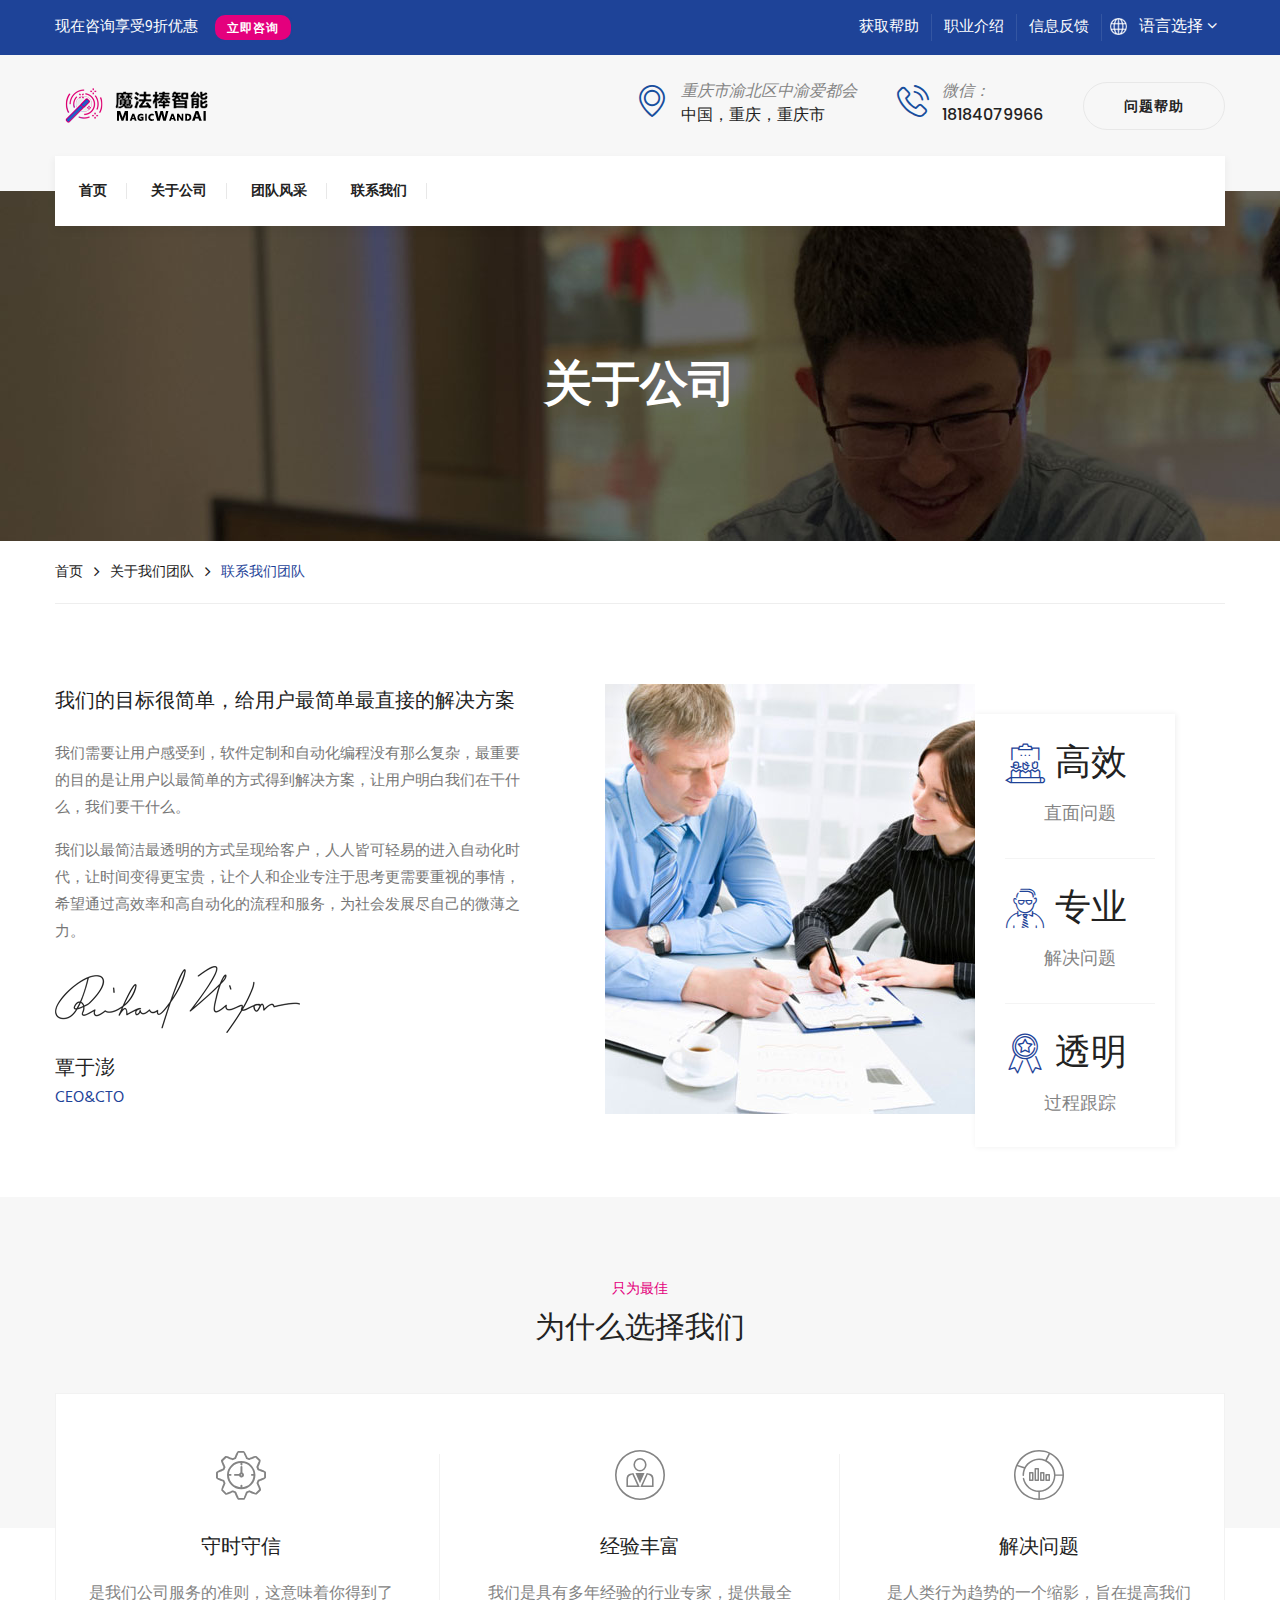
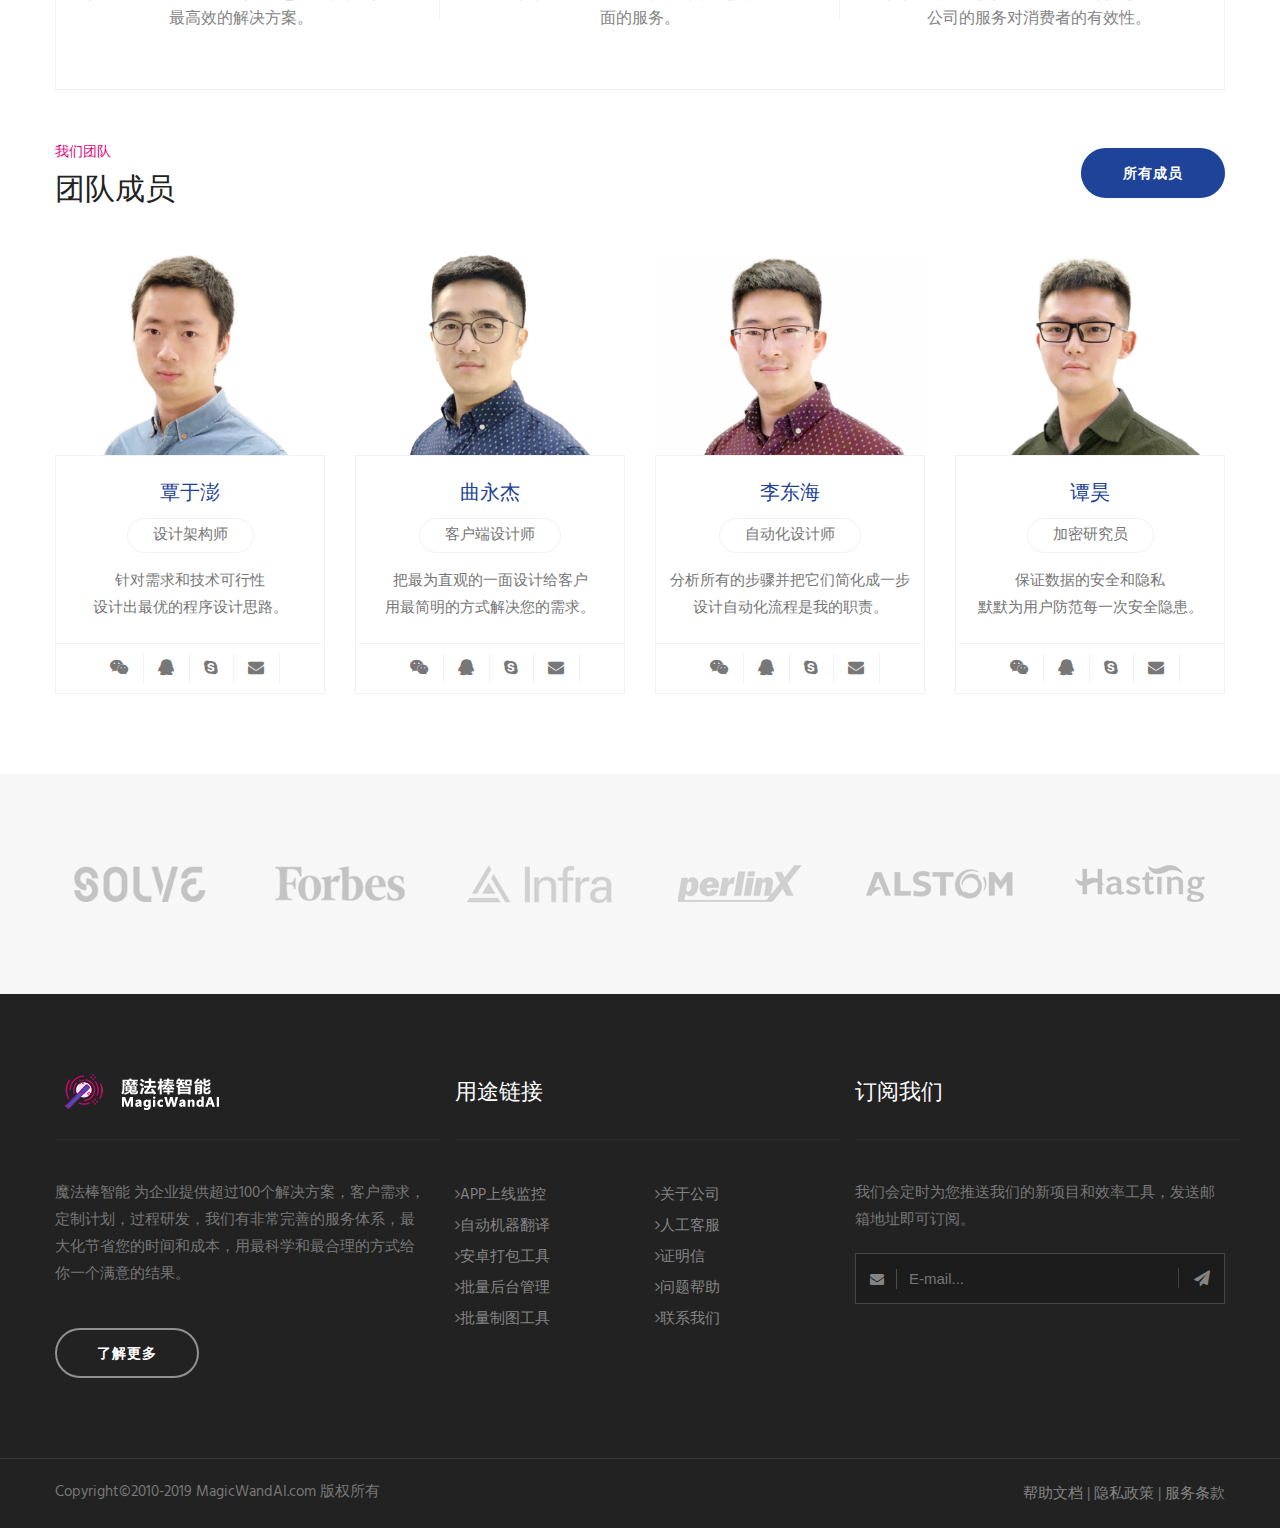
<file: about.html>
﻿<!DOCTYPE html>
<html>
<head>
<meta charset="utf-8">
<title>关于公司</title>
<!-- Stylesheets -->
<link href="css/bootstrap.css" rel="stylesheet">
<link href="css/style.css" rel="stylesheet">
<link href="css/responsive.css" rel="stylesheet">

<!--Color Themes-->
<!--<link href="css/color-themes/default-theme.css" rel="stylesheet">-->

<!--Favicon-->
<link rel="shortcut icon" href="images/favicon.ico" type="image/x-icon">
<link rel="icon" href="images/favicon.ico" type="image/x-icon">
<!-- Responsive -->
<meta http-equiv="X-UA-Compatible" content="IE=edge">
<meta name="viewport" content="width=device-width, initial-scale=1.0, maximum-scale=1.0, user-scalable=0">
    <!--[if lt IE 9]><script src="js/html5shiv.js"></script><![endif]-->
    <!--[if lt IE 9]><script src="js/respond.js"></script><![endif]-->
    <script src="js/jquery.min.js"></script>
    <script src="js/zh_ch.js"></script>
    <script src="js/pop-up.js"></script>
</head>

<body>
<div class="page-wrapper">
 	
    <!-- Preloader -->
    <!--<div class="preloader"></div>-->
 	
    <!-- Main Header-->
    <header class="main-header">
    
        <!--Header Top-->
        <div class="header-top-one">
            <div class="container">
                <div class="flex-box-three">
                    <div class="welcome-text flex-box-four">
                        <div class="text about"  data-change='top_0'>现在咨询享受9折优惠</div>
                        <div class="link"><a href="#" class="theme-btn btn-style-fifteen about" data-change='top_1'>立即咨询</a></div>
                    </div>
                    <div class="top-right flex-box-three">
                        <ul class="topbar-menu">
                            <li><a href="#" class="about" data-change="top_2">获取帮助</a></li>
                            <li><a href="#" class="about" data-change="top_3">职业介绍</a></li>
                            <li><a href="#" class="about" data-change="top_4">信息反馈</a></li>
                        </ul>
                        <ul>
                            <li class="language-switcher dropdown"><a class="btn btn-default dropdown-toggle about" data-change="top_5" id="dropdownMenu1" data-toggle="dropdown" aria-haspopup="true" aria-expanded="true" href="#"><span class="icon"><img src="images/icons/universal.png" alt="" /></span>&ensp; 语言选择 <span class="icon fa fa-angle-down"></span></a>
                                <ul class="dropdown-menu style-one" aria-labelledby="dropdownMenu1">
                                    <li><a class="btn8 about"  data-change='top_6'>中文</a></li>
                                    <li><a class="btn9 about"  data-change='top_7'>English</a></li>
                                    <li><a class="btn10 about"  data-change="top_8">日本語</a></li>
                                    <li><a class="btn11 about"  data-change="top_9">한국어</a></li>
                                    <!--<li><a href="#">Los Angeles</a></li>-->
                                    <!--<li><a href="#">Las Palmas</a></li>-->
                                </ul>
                            </li>
                        </ul>
                        
                    </div>
                </div>
            </div>
        </div>
    
        <!--Header-Upper-->
        <div class="header-upper">
            <div class="container">
                <div class="flex-box-three">
                    
                    <div class="logo-outer">
                        <div class="logo"><a href="index.html"><img src="images/logo.png" alt="" title=""></a></div>
                    </div>
                    
                    <div class="flex-box-four">
                        
                        <!--Info Box-->
                        <div class="info-box-one">
                            <div class="icon-box"><span class="icon-signs-1"></span></div>
                            <ul>
                                <li><i  class="about"  data-change='banner_0'>重庆市渝北区中渝爱都会</i></li>
                                <li><strong class="about"  data-change='banner_1'>中国，重庆，重庆市</strong></li>
                            </ul>
                        </div>
                        
                        <!--Info Box-->
                        <div class="info-box-one">
                            <div class="icon-box"><span class="icon-technology"></span></div>
                            <ul>
                                <li><i class="about"  data-change='banner_2'>微信：</i></li>
                                <li><strong class="about"  data-change='banner_3'>18184079966</strong></li>
                            </ul>
                        </div>

                        <div class="link-btn">
                            <a href="#" class="theme-btn btn-style-fourteen about" data-change='banner_4'>问题帮助</a>
                        </div>
                        
                    </div>
                    
                </div>
            </div>
        </div>
        <!--End Header Upper-->
        
        <!--Header Lower-->
        <div class="header-lower">
            
            <div class="container">
                <div class="menu-bg">
                    <div class="nav-outer clearfix">
                        <!-- Main Menu -->
                        <nav class="main-menu">
                            <div class="navbar-header">
                                <!-- Toggle Button -->      
                                <button type="button" class="navbar-toggle" data-toggle="collapse" data-target=".navbar-collapse">
                                <span class="icon-bar"></span>
                                <span class="icon-bar"></span>
                                <span class="icon-bar"></span>
                                </button>
                            </div>
                            
                            <div class="navbar-collapse collapse clearfix">
                                <ul class="navigation clearfix">
                                    <li><a href="index.html" class="about"  data-change='banner_5'>首页</a></li>
                                    <li><a href="about.html" class="about"  data-change='banner_6'>关于公司</a></li>
                                    <li><a href="team.html" class="about"  data-change='banner_7'>团队风采</a></li>
                                    <li><a href="contact.html" class="about"  data-change='banner_8'>联系我们</a></li>
                                </ul>
                            </div>
                        </nav>
                        <!-- Main Menu End-->
                        <!---->
                        <!--<div class="outer-box">-->
                            <!--&lt;!&ndash;Search Box&ndash;&gt;-->
                            <!--<div class="search-box-outer">-->
                                <!--<div class="dropdown">-->
                                    <!--<button class="search-box-btn dropdown-toggle" type="button" id="dropdownMenu3" data-toggle="dropdown" aria-haspopup="true" aria-expanded="false"><span class="fa fa-search"></span></button>-->
                                    <!--<ul class="dropdown-menu pull-right search-panel" aria-labelledby="dropdownMenu3">-->
                                        <!--<li class="panel-outer">-->
                                            <!--<div class="form-container">-->
                                                <!--<form method="post" action="#">-->
                                                    <!--<div class="form-group">-->
                                                        <!--<input type="search" name="field-name" value="" placeholder="Search Here" required>-->
                                                        <!--<button type="submit" class="search-btn"><span class="fa fa-search"></span></button>-->
                                                    <!--</div>-->
                                                <!--</form>-->
                                            <!--</div>-->
                                        <!--</li>-->
                                    <!--</ul>-->
                                <!--</div>-->
                            <!--</div>                            -->
                        <!--</div>-->
                        <!--<div class="socail-icon-area">-->
                            <!--<ul class="social-icon-seven">-->
                                <!--<li>Stay Connected:</li>-->
                                <!--<li><a href=""><i class="fa fa-facebook-square"></i></a></li>-->
                                <!--<li><a href=""><i class="fa fa-twitter-square"></i></a></li>-->
                                <!--<li><a href=""><i class="fa fa-google-plus-square"></i></a></li>-->
                                <!--<li><a href=""><i class="fa fa-linkedin-square"></i></a></li>-->
                            <!--</ul>-->
                        <!--</div>-->
                    </div>
                </div>
                    
            </div>
        </div>
        <!--End Header Lower-->
        
        <!--Sticky Header-->
        <div class="sticky-header">
            <div class="container clearfix">
                <!--Logo-->
                <div class="logo pull-left">
                    <a href="index.html" class="img-responsive"><img src="images/logo-small.png" alt="" title=""></a>
                </div>
                
                <!--Right Col-->
                <div class="right-col pull-right">
                    <!-- Main Menu -->
                    <nav class="main-menu">
                        <div class="navbar-header">
                            <!-- Toggle Button -->      
                            <button type="button" class="navbar-toggle" data-toggle="collapse" data-target=".navbar-collapse">
                                <span class="icon-bar"></span>
                                <span class="icon-bar"></span>
                                <span class="icon-bar"></span>
                            </button>
                        </div>
                        
                        <div class="navbar-collapse collapse clearfix">
                            <ul class="navigation clearfix">
                                <li><a href="index.html" class="about"  data-change='banner_9'>首页</a></li>
                                <li><a href="about.html" class="about"  data-change='banner_10'>关于公司</a></li>
                                <li><a href="team.html" class="about"  data-change='banner_11'>团队风采</a></li>
                                <li><a href="contact.html" class="about"  data-change='banner_12'>关于我们</a></li>
                            </ul>
                        </div>
                    </nav><!-- Main Menu End-->
                </div>
                
            </div>
        </div>
        <!--End Sticky Header-->
    
    </header>
    <!--End Main Header-->
    
    <!--Page Title-->
    <section class="page-title" style="background-image:url(images/background/8.jpg);">
        <div class="container">
            <h1 class="about"  data-change='banner_13' >关于公司</h1>
        </div>
    </section>
    <!--End Page Title-->
    
    <!--Page Info-->
    <section class="page-info">
        <div class="container">
            <div class="flex-box-five">
                <ul class="bread-crumb">
                    <li><a href="index.html" class="about"  data-change='banner_14'>首页</a></li>
                    <li><a href="about.html" class="about"  data-change='banner_15'>关于我们团队</a></li>
                    <li class="about"  data-change='banner_16'>联系我们团队</li>
                </ul>
                <!--<div class="share-link " ><i class="fa fa-share-alt"></i><a href="#" class="about" data-change='banner_17'>分享</a></div>-->
            </div>
        </div>
    </section>    
    <!-- End Page Info -->
    
    <!-- about us -->
    <section class="about-us sp-two">
        <div class="container">
            <div class="row">
                <div class="services-block-two col-xl-5 col-lg-12">
                    <div class="inner-box">
                        <div class="title"><h4  class="about"  data-change='about_0'>我们的目标很简单，给用户最简单最直接的解决方案</h4></div>
                        <div class="text"><p  class="about"  data-change='about_1'>我们需要让用户感受到，软件定制和自动化编程没有那么复杂，最重要的目的是让用户以最简单的方式得到解决方案，让用户明白我们在干什么，我们要干什么。</p> <p  class=" about"  data-change='about_2'>我们以最简洁最透明的方式呈现给客户，人人皆可轻易的进入自动化时代，让时间变得更宝贵，让个人和企业专注于思考更需要重视的事情，希望通过高效率和高自动化的流程和服务，为社会发展尽自己的微薄之力。</p>
                        </div>
                        <div class="signature">
                            <img src="images/icons/sign.png" alt="">
                        </div>
                        <div class="author-information">
                            <h4  class="about"  data-change='about_3'>覃于澎</h4>
                            <div class="designation"> CEO&CTO</div>
                        </div>
                    </div>

                </div>
                <div class="col-xl-7 col-lg-12">
                    <div class="flex-box">
                        <div class="image"><img src="images/resource/about-1.jpg" alt=""></div>
                        <!--Fact Counter-->
                        <div class="fact-counter">

                            <!--Column-->
                            <div class="column counter-column">
                                <div class="inner">
                                    <div class="count-outer count-box">
                                        <span class="icon icon-file"></span>
                                        <!--<span class="count-text" data-speed="3000" data-stop="1472">0</span><span class="plus-icon">+</span>-->
                                        <span class="count-text" ><a  class="about"  data-change='about_4'>高效</a></span><span class="plus-icon">+</span>
                                    </div>
                                    <h4 class="counter-title text-xl-center"><a  class="about"  data-change='about_5'> 直面问题</a></h4>
                                </div>
                            </div>

                            <!--Column-->
                            <div class="column counter-column">
                                <div class="inner">
                                    <div class="count-outer count-box">
                                        <span class="icon icon-people-1"></span>
                                        <!--<span class="count-text" data-speed="2500" data-stop="285">0</span>-->
                                        <span class="count-text " ><a  class="about"  data-change='about_6'>专业</a></span><span class="plus-icon">+</span>
                                    </div>
                                    <h4 class="counter-title  text-xl-center"><a  class="about"  data-change='about_7'>解决问题</a></h4>
                                </div>
                            </div>

                            <!--Column-->
                            <div class="column counter-column">
                                <div class="inner">
                                    <div class="count-outer count-box">
                                        <span class="icon icon-medal"></span>
                                        <!--<span class="count-text" data-speed="2500" data-stop="639">0</span>-->
                                        <span class="count-text" ><a  class="about"  data-change='about_8'>透明</a></span><span class="plus-icon">+</span>
                                    </div>
                                    <h4 class="counter-title text-xl-center"><a  class="about"  data-change='about_9'>过程跟踪</a></h4>
                                </div>
                            </div>


                        </div>
                    </div>
                </div>
            </div>
        </div>
    </section>
    
    <!--Featured Section -->
    <section class="feature-section sp-two">
        <div class="container">
            <div class="sec-title centered">
                <h5 class="about" data-change="3_middle_modules_0">只为最佳</h5>
                <h2 class="about" data-change="3_middle_modules_1">为什么选择我们</h2>
            </div>
            <div class="feature-bg">
                <div class="row">
                    <!--New Block four-->
                    <div class="services-block-four col-lg-4 col-md-6 col-sm-12">
                        <div class="inner-box">
                            <div class="icon-box">
                                <span class="icon icon-clock"></span>
                            </div>
                            <h3 class="about" data-change="3_middle_modules_2">守时守信</h3>
                            <div class="text about" data-change="3_middle_modules_3">是我们公司服务的准则，这意味着你得到了最高效的解决方案。</div>
                        </div>
                    </div>
                    <!--New Block four-->
                    <div class="services-block-four col-lg-4 col-md-6 col-sm-12">
                        <div class="inner-box">
                            <div class="icon-box">
                                <span class="icon icon-people-2"></span>
                            </div>
                            <h3 class="about" data-change="3_middle_modules_4">经验丰富</h3>
                            <div class="text about"  data-change="3_middle_modules_5">我们是具有多年经验的行业专家，提供最全面的服务。</div>
                        </div>
                    </div>
                    <!--New Block four-->
                    <div class="services-block-four col-lg-4 col-md-6 col-sm-12">
                        <div class="inner-box">
                            <div class="icon-box">
                                <span class="icon icon-chart"></span>
                            </div>
                            <h3 class="about" data-change="3_middle_modules_6">解决问题</h3>
                            <div class="text about" data-change="3_middle_modules_7">是人类行为趋势的一个缩影，旨在提高我们公司的服务对消费者的有效性。</div>
                        </div>
                    </div>
                </div>
            </div>
                
        </div>
    </section>
    
    <!--Team Section-->
    <section class="team-section sp-six">
        <div class="container">
            <div class="flex-box-two">
                <div class="sec-title">
                    <h5 class="about" data-change="display_module_0">我们团队</h5>
                    <h2 class="about" data-change="display_module_1">团队成员</h2>
                </div>
                <div class="link mt-2 mb-4">
                    <a href="team.html" class="theme-btn btn-style-two about" data-change="display_module_2">所有成员</a>
                </div>
            </div>
            <div class="row">
                <!--Team Member-->
                <div class="team-member-one col-lg-3 col-md-6 col-xs-12">
                    <div class="inner-box">
                        <div class="image">
                            <img src="images/resource/team-5.jpg" alt="" />
                            <div class="overlay-box">

                            </div>
                            <div class="mail"><a href="#"><i class="fa fa-envelope-o"></i>qin@magicwandai.com</a></div>
                        </div>
                        <div class="lower-content">
                            <h3><a href="#" class="about"  data-change='display_module_3'>覃于澎 </a></h3>
                            <div class="designation about"   data-change='display_module_4'>设计架构师</div>
                            <div class="text"><a class="about"  data-change='display_module_5'>针对需求和技术可行性</a><br><a class="about"  data-change='display_module_6'>设计出最优的程序设计思路。</a></div>
                            <ul class="social-icon-one">
                                <li><a data-container="body" data-toggle="popover" data-placement="top" data-content="qin@magicwandai.com" style="background-color: transparent; border: 0;"><span class="icon fa fa-weixin "></span></a></li>
                                <li><a data-container="body" data-toggle="popover" data-placement="top" data-content="qin@magicwandai.com" style="background-color: transparent; border: 0;"><span class="icon fa fa-qq"></span></a></li>
                                <li><a data-container="body" data-toggle="popover" data-placement="top" data-content="qin@magicwandai.com" style="background-color: transparent; border: 0;"><span class="icon fa fa-skype"></span></a></li>
                                <li><a data-container="body" data-toggle="popover" data-placement="top" data-content="qin@magicwandai.com" style="background-color: transparent; border: 0;"><span class="icon fa fa-envelope"></span></a></li>
                            </ul>
                        </div>
                    </div>
                </div>
                <!--Team Member-->
                <div class="team-member-one col-lg-3 col-md-6 col-xs-12">
                    <div class="inner-box">
                        <div class="image">
                            <img src="images/resource/team-2.jpg" alt="" />
                            <div class="overlay-box">

                            </div>
                            <div class="mail"><a href="#"><i class="fa fa-envelope-o"></i>quyongjie@magicwandai.com</a></div>
                        </div>
                        <div class="lower-content">
                            <h3> <a href="#" class="about"  data-change='display_module_7'>曲永杰</a></h3>
                            <div class="designation about"   data-change='display_module_8'> 客户端设计师</div>
                            <div class="text "><a class="about"  data-change='display_module_9'>把最为直观的一面设计给客户</a><br><a class="about"  data-change='display_module_10'>用最简明的方式解决您的需求。</a></div>
                            <ul class="social-icon-one">
                                <li><a data-container="body" data-toggle="popover" data-placement="top" data-content="quyongjie@magicwandai.com" style="background-color: transparent; border: 0;"><span class="icon fa fa-weixin "></span></a></li>
                                <li><a data-container="body" data-toggle="popover" data-placement="top" data-content="quyongjie@magicwandai.com" style="background-color: transparent; border: 0;"><span class="icon fa fa-qq"></span></a></li>
                                <li><a data-container="body" data-toggle="popover" data-placement="top" data-content="quyongjie@magicwandai.com" style="background-color: transparent; border: 0;"><span class="icon fa fa-skype"></span></a></li>
                                <li><a data-container="body" data-toggle="popover" data-placement="top" data-content="quyongjie@magicwandai.com" style="background-color: transparent; border: 0;"><span class="icon fa fa-envelope"></span></a></li>
                            </ul>
                        </div>
                    </div>
                </div>
                <!--Team Member-->
                <div class="team-member-one col-lg-3 col-md-6 col-xs-12">
                    <div class="inner-box">
                        <div class="image">
                            <img src="images/resource/team-3.jpg" alt="" />
                            <div class="overlay-box">

                            </div>
                            <div class="mail"><a href="#"><i class="fa fa-envelope-o"></i>lidonghai@magicwandai.com</a></div>
                        </div>
                        <div class="lower-content">
                            <h3> <a href="#" class="about"  data-change='display_module_11'>李东海</a></h3>
                            <div class="designation about"   data-change='display_module_12'>自动化设计师</div>
                            <div class="text"><a class="about"  data-change='display_module_13'>分析所有的步骤并把它们简化成一步</a><br><a class="about"  data-change='display_module_14'>设计自动化流程是我的职责。</a></div>
                            <ul class="social-icon-one">
                                <li><a data-container="body" data-toggle="popover" data-placement="top" data-content="lidonghai@magicwandai.com" style="background-color: transparent; border: 0;"><span class="icon fa fa-weixin "></span></a></li>
                                <li><a data-container="body" data-toggle="popover" data-placement="top" data-content="lidonghai@magicwandai.com" style="background-color: transparent; border: 0;"><span class="icon fa fa-qq"></span></a></li>
                                <li><a data-container="body" data-toggle="popover" data-placement="top" data-content="lidonghai@magicwandai.com" style="background-color: transparent; border: 0;"><span class="icon fa fa-skype"></span></a></li>
                                <li><a data-container="body" data-toggle="popover" data-placement="top" data-content="lidonghai@magicwandai.com" style="background-color: transparent; border: 0;"><span class="icon fa fa-envelope"></span></a></li>
                            </ul>
                        </div>
                    </div>
                </div>
                <!--Team Member-->
                <div class="team-member-one col-lg-3 col-md-6 col-xs-12">
                    <div class="inner-box">
                        <div class="image">
                            <img src="images/resource/team-6.jpg" alt="" />
                            <div class="overlay-box">

                          </div>
                            <div class="mail"><a href="#"><i class="fa fa-envelope-o"></i>tanhao@magicwandai.com</a></div>
                        </div>
                        <div class="lower-content">
                            <h3><a href="#"  class="about"  data-change='display_module_15'>谭昊</a></h3>
                            <div class="designation about"  data-change='display_module_16'>加密研究员</div>
                            <div class="text"><a  class="about"  data-change='display_module_17'>保证数据的安全和隐私</a><br><a  class="about"  data-change='display_module_18'>默默为用户防范每一次安全隐患。</a></div>
                            <ul class="social-icon-one">
                                <li><a data-container="body" data-toggle="popover" data-placement="top" data-content="tanhao@magicwandai.com" style="background-color: transparent; border: 0;"><span class="icon fa fa-weixin "></span></a></li>
                                <li><a data-container="body" data-toggle="popover" data-placement="top" data-content="tanhao@magicwandai.com" style="background-color: transparent; border: 0;"><span class="icon fa fa-qq"></span></a></li>
                                <li><a data-container="body" data-toggle="popover" data-placement="top" data-content="tanhao@magicwandai.com" style="background-color: transparent; border: 0;"><span class="icon fa fa-skype"></span></a></li>
                                <li><a data-container="body" data-toggle="popover" data-placement="top" data-content="tanhao@magicwandai.com" style="background-color: transparent; border: 0;"><span class="icon fa fa-envelope"></span></a></li>
                            </ul>
                        </div>
                    </div>
                </div>
                
                
            </div>
        </div>
    </section>
    <!--End Team Section-->

	<!--Call To Action-->
    <!--<section class="call-to-action-two parallax-one" style="background-image:url(images/background/9.jpg);">-->
    	<!--<div class="container">-->
        	<!--<div class="text-center">-->
                <!--<h1>We are Money Experts</h1>-->
                <!--<div class="text">Anyone who loves or pursues or desires to obtain pain of itself, because it is pain, but because occasionally circumstances <br> occur in which toil and pain can procure him some great pleasure. </div>-->
                <!--<div class="link"><a href="#" class="theme-btn btn-style-two">Our Services</a></div>-->
            <!--</div>-->
        <!--</div>-->
    <!--</section>-->
    <!--&lt;!&ndash;End Call To Action&ndash;&gt;-->

    <!--&lt;!&ndash; working process &ndash;&gt;-->
    <!--<section class="working-process sp-two">-->
        <!--<div class="container">-->
            <!--<div class="sec-title centered">-->
                <!--<h5>We are best</h5>-->
                <!--<h2>Why Choose Us</h2>-->
            <!--</div>-->
            <!--<div class="row">-->
                <!--&lt;!&ndash;New Block four&ndash;&gt;-->
                <!--<div class="services-block-five col-lg-3 col-md-6 col-sm-12">-->
                    <!--<div class="inner-box">-->
                        <!--<div class="icon-box">-->
                            <!--<span class="icon icon-mark"></span>-->
                        <!--</div>-->
                        <!--<h3>Evaluate</h3>-->
                        <!--<div class="text">Which toil and pain can sed procure <br>him some great pleasure.</div>-->
                    <!--</div>-->
                <!--</div>-->
                <!--&lt;!&ndash;New Block four&ndash;&gt;-->
                <!--<div class="services-block-five col-lg-3 col-md-6 col-sm-12">-->
                    <!--<div class="inner-box">-->
                        <!--<div class="icon-box">-->
                            <!--<span class="icon icon-business-2"></span>-->
                        <!--</div>-->
                        <!--<h3>Implement</h3>-->
                        <!--<div class="text">Praising pain was born and will give <br>complete account  system.</div>-->
                    <!--</div>-->
                <!--</div>-->
                <!--&lt;!&ndash;New Block four&ndash;&gt;-->
                <!--<div class="services-block-five col-lg-3 col-md-6 col-sm-12">-->
                    <!--<div class="inner-box">-->
                        <!--<div class="icon-box">-->
                            <!--<span class="icon icon-business-3"></span>-->
                        <!--</div>-->
                        <!--<h3>Expand</h3>-->
                        <!--<div class="text">Actual teachings the great explorer <br> of the every one truth.</div>-->
                    <!--</div>-->
                <!--</div>-->
                <!--&lt;!&ndash;New Block four&ndash;&gt;-->
                <!--<div class="services-block-five col-lg-3 col-md-6 col-sm-12">-->
                    <!--<div class="inner-box">-->
                        <!--<div class="icon-box">-->
                            <!--<span class="icon icon-business-4"></span>-->
                        <!--</div>-->
                        <!--<h3>Integrate</h3>-->
                        <!--<div class="text">Occur in which toil  pain can procure <br>him some great pleasure.</div>-->
                    <!--</div>-->
                <!--</div>-->

            <!--</div>-->
        <!--</div>-->
    <!--</section>-->

    <!-- Partner logo -->
    <section class="partner-logo sp-one grey-bg">
        <div class="container">

            <div class="six-item-carousel owl-carousel owl-theme owl-dot-none owl-nav-none">
                <div class="item">
                    <img src="images/clients/1.png" alt="Awesome Image">
                </div>
                <div class="item">
                    <img src="images/clients/2.png" alt="Awesome Image">
                </div>
                <div class="item">
                    <img src="images/clients/3.png" alt="Awesome Image">
                </div>
                <div class="item">
                    <img src="images/clients/4.png" alt="Awesome Image">
                </div>
                <div class="item">
                    <img src="images/clients/5.png" alt="Awesome Image">
                </div>
                <div class="item">
                    <img src="images/clients/6.png" alt="Awesome Image">
                </div>

            </div>
        </div>
    </section>
    
    <!--Main Footer-->
    <footer class="main-footer">
        <div class="footer-top sp-two black-bg">
            <div class="container">
                <div class="row">
                    <!--footer about one -->
                    <div class="footer-about footer-column-border col-lg-4 col-md-6 col-sm-6 col-xs-12">
                        <div class="inner">
                            <div class="footer-logo"><img src="images/footer-logo.png" alt=""></div>
                            <div class="text about" data-change='bottom_0'>魔法棒智能 为企业提供超过100个解决方案，客户需求，定制计划，过程研发，我们有非常完善的服务体系，最大化节省您的时间和成本，用最科学和最合理的方式给你一个满意的结果。</div>
                            <div class="link"><a href="#" class="thme-btn btn-style-twelve about" data-change='bottom_1'>了解更多</a></div>
                        </div>
                    </div>
                    <!-- end -->

                    <!--footer link-->
                    <div class="footer-link footer-column-border col-lg-4 col-md-6 col-sm-6 col-xs-12">
                        <h3 class="footer-title about" data-change='bottom_2'>用途链接</h3>
                        <div class="inner">
                            <div class="row">
                                <div class="col-md-6 col-sm-12">
                                    <ul>
                                        <li><i class="fa fa-angle-right"></i><a href="#" class="about" data-change='bottom_3'>APP上线监控</a></li>
                                        <li><i class="fa fa-angle-right"></i><a href="#" class="about" data-change='bottom_4'>自动机器翻译</a></li>
                                        <li><i class="fa fa-angle-right"></i><a href="#" class="about" data-change='bottom_5'>安卓打包工具</a></li>
                                        <li><i class="fa fa-angle-right"></i><a href="#" class="about" data-change='bottom_6'>批量后台管理</a></li>
                                        <li><i class="fa fa-angle-right"></i><a href="#" class="about" data-change='bottom_7'>批量制图工具</a></li>
                                        <!--<li><a href="3"><i class="fa fa-angle-right"></i>自动化解决方案</a></li>-->
                                    </ul>
                                </div>
                                <div class="col-md-6 col-sm-12">
                                    <ul>
                                        <li><i class="fa fa-angle-right"></i><a href="#" class="about" data-change='bottom_8'>关于公司 </a></li>
                                        <li><i class="fa fa-angle-right"></i><a href="#" class="about" data-change='bottom_9'>人工客服</a></li>
                                        <li><i class="fa fa-angle-right"></i><a href="#" class="about" data-change='bottom_10'>证明信</a></li>
                                        <li><i class="fa fa-angle-right"></i><a href="#" class="about" data-change='bottom_11'>问题帮助</a></li>
                                        <li><i class="fa fa-angle-right"></i><a href="#" class="about" data-change='bottom_12'>联系我们</a></li>
                                    </ul>
                                </div>
                            </div>

                        </div>
                    </div>
                    <!-- end -->
                    <!--footer newsletter one -->
                    <div class="footer-newsletter footer-column-border col-lg-4 col-md-6 col-sm-6 col-xs-12">
                        <h3 class="footer-title about"  data-change='bottom_13'>订阅我们</h3>
                        <div class="inner">
                            <div class="text about"  data-change='bottom_14'>我们会定时为您推送我们的新项目和效率工具，发送邮箱地址即可订阅。</div>
                            <form class="subscribe-form-two">
                                <div class="form-group">
                                    <span class="fa fa-envelope"></span>
                                    <input type="email" placeholder="E-mail...">
                                    <button type="submit" class="fa fa-paper-plane"></button>
                                </div>
                            </form>
                            <!--<ul class="social-icon-six">-->
                            <!--<li><a href="#"><span class="fa fa-facebook"></span></a></li>-->
                            <!--<li><a href="#"><span class="fa fa-twitter"></span></a></li>-->
                            <!--<li><a href="#"><span class="fa fa-skype"></span></a></li>-->
                            <!--<li><a href="#"><span class="fa fa-linkedin"></span></a></li>-->
                            <!--</ul>-->
                        </div>
                    </div>
                    <!-- end -->

                </div>
            </div>
        </div>

        <!--Footer Bottom-->
        <div class="footer-bottom text-center black-bg">
            <div class="container">
                <div class="clearfix">
                    <div class="column float-lg-left">
                        <div class="footer-copyright about" data-change='bottom_15'>Copyright&copy;2010-2019 MagicWandAI.com 版权所有</div>
                    </div>
                    <!--footer menu Column-->
                    <div class="float-lg-right">
                        <ul class="footer-menu">
                            <li><a href="#" class="about" data-change='bottom_16'>帮助文档</a></li> |
                            <li><a href="#" class="about" data-change='bottom_17'>隐私政策</a></li> |
                            <li><a href="#" class="about" data-change='bottom_18'>服务条款</a></li>
                        </ul>
                    </div>
                </div>
            </div>
        </div>
    </footer>
    <!--Main Footer-->
    
</div>
<!--End pagewrapper-->

<!--Scroll to top-->
<div class="scroll-to-top scroll-to-target" data-target="html"><span class="icon fa fa-arrow-up"></span></div>

<script src="js/jquery.js"></script> 
<script src="js/tether.min.js"></script>
<script src="js/bootstrap.min.js"></script>
<script src="js/jquery.fancybox.pack.js"></script>
<script src="js/jquery.fancybox-media.js"></script>
<script src="js/owl.js"></script>
<script src="js/appear.js"></script>
<script src="js/wow.js"></script>
<script src="js/jquery-ui.js"></script>
<script src="js/script.js"></script>

</body>
</html>
</file>
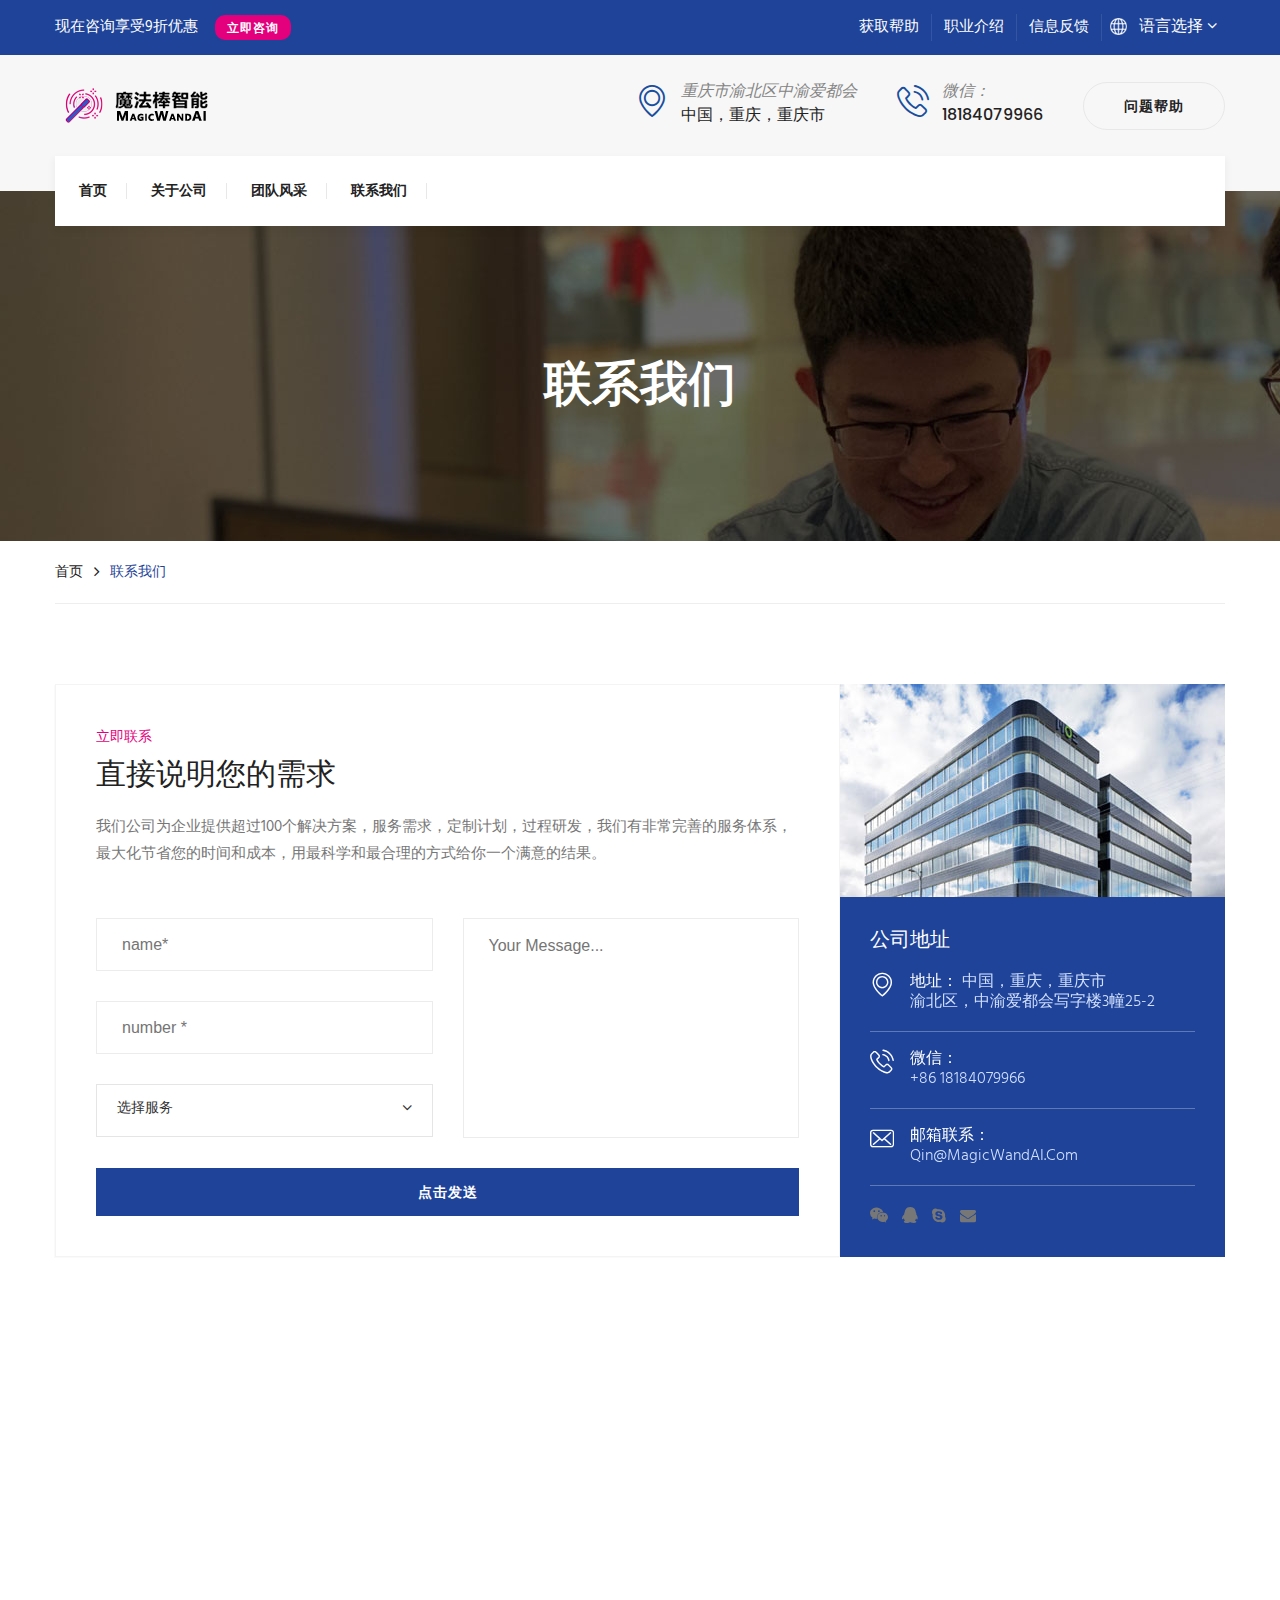
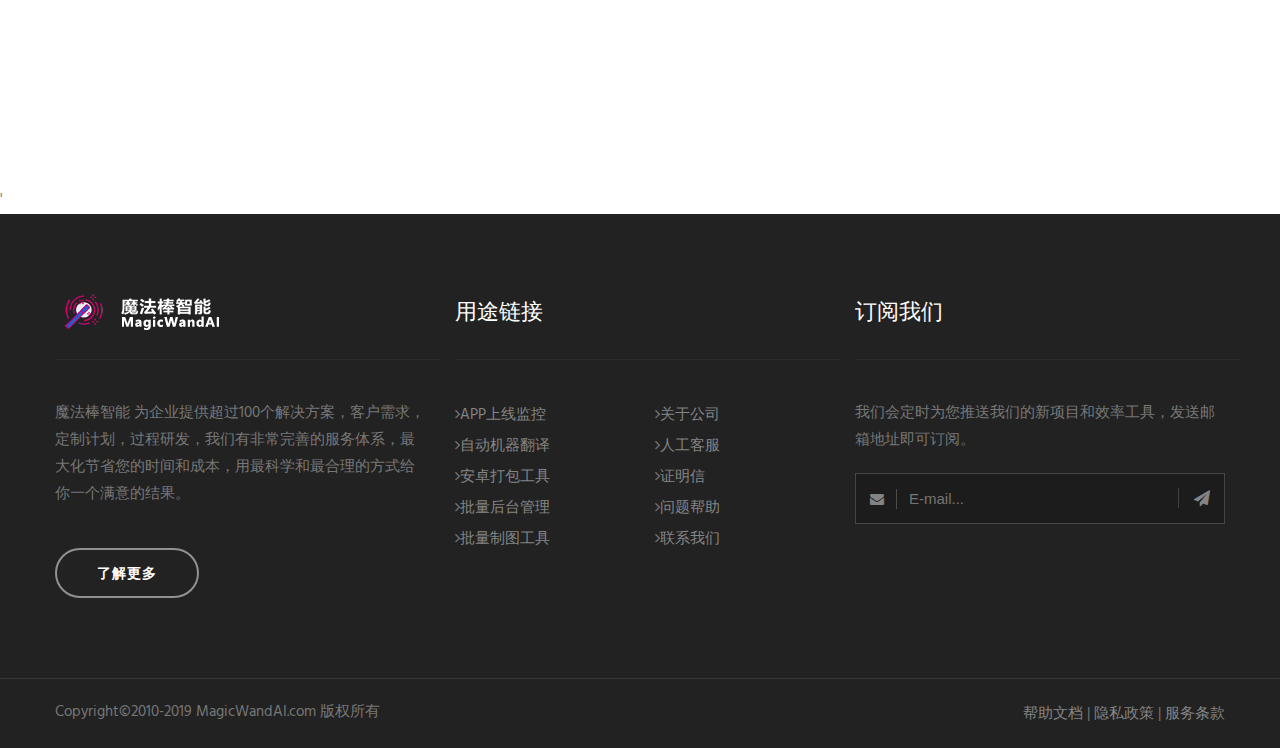
<file: contact.html>
﻿<!DOCTYPE html>
<html>
<head>
<meta charset="utf-8">
<title>联系我们</title>
<!-- Stylesheets -->
<link href="css/bootstrap.css" rel="stylesheet">
<link href="css/style.css" rel="stylesheet">
<link href="css/responsive.css" rel="stylesheet">

<!--Color Themes-->
<!--<link href="css/color-themes/default-theme.css" rel="stylesheet">-->

<!--Favicon-->
<link rel="shortcut icon" href="images/favicon.ico" type="image/x-icon">
<link rel="icon" href="images/favicon.ico" type="image/x-icon">
<!-- Responsive -->
<meta http-equiv="X-UA-Compatible" content="IE=edge">
<meta name="viewport" content="width=device-width, initial-scale=1.0, maximum-scale=1.0, user-scalable=0">
<!--[if lt IE 9]><script src="js/html5shiv.js"></script><![endif]-->
<!--[if lt IE 9]><script src="js/respond.js"></script><![endif]-->
<script src="js/jquery.min.js"></script>
<script src="js/zh_ch.js"></script>
<script src="js/pop-up.js"></script>
</head>

<body>
<div class="page-wrapper">
 	
    <!-- Preloader -->
    <!--<div class="preloader"></div>-->
 	
    <!-- Main Header-->
    <header class="main-header">
    
        <!--Header Top-->
        <div class="header-top-one">
            <div class="container">
                <div class="flex-box-three">
                    <div class="welcome-text flex-box-four">
                        <div class="text"><a class="contact"  data-change='top_0'>现在咨询享受9折优惠</a></div>
                        <div class="link"><a href="#" class="theme-btn btn-style-fifteen contact" data-change='top_1'>立即咨询</a></div>
                    </div>
                    <div class="top-right flex-box-three">
                        <ul class="topbar-menu">
                            <li><a href="#" class="contact"  data-change='top_2'>获取帮助</a></li>
                            <li><a href="#" class="contact"  data-change='top_3'>职业介绍</a></li>
                            <li><a href="#" class="contact"  data-change='top_4'>信息反馈</a></li>
                        </ul>
                        <ul>
                            <li class="language-switcher dropdown"><a class="btn btn-default dropdown-toggle contact" data-change="top_5" id="dropdownMenu1" data-toggle="dropdown" aria-haspopup="true" aria-expanded="true" href="#"><span class="icon"><img src="images/icons/universal.png" alt="" /></span>&ensp; 语言选择  <span class="icon fa fa-angle-down"></span></a>
                                <ul class="dropdown-menu style-one" aria-labelledby="dropdownMenu1">
                                    <li><a class="btn12 contact" data-change="top_6">中文</a></li>
                                    <li><a class="btn13 contact" data-change="top_7">English</a></li>
                                    <li><a class="btn14 contact" data-change="top_8">日本語</a></li>
                                    <li><a class="btn15 contact" data-change="top_9">한국어</a></li>
                                    <!--<li><a href="#">Los Angeles</a></li>-->
                                    <!--<li><a href="#">Las Palmas</a></li>-->
                                </ul>
                            </li>
                        </ul>
                        
                    </div>
                </div>
            </div>
        </div>
    
        <!--Header-Upper-->
        <div class="header-upper">
            <div class="container">
                <div class="flex-box-three">
                    
                    <div class="logo-outer">
                        <div class="logo"><a href="index.html"><img src="images/logo.png" alt="" title=""></a></div>
                    </div>
                    
                    <div class="flex-box-four">
                        
                        <!--Info Box-->
                        <div class="info-box-one">
                            <div class="icon-box"><span class="icon-signs-1"></span></div>
                            <ul>
                                <li><i  class="contact"  data-change='banner_0'>重庆市渝北区中渝爱都会</i></li>
                                <li><strong class="contact"  data-change='banner_1'>中国，重庆，重庆市</strong></li>
                            </ul>
                        </div>
                        
                        <!--Info Box-->
                        <div class="info-box-one">
                            <div class="icon-box"><span class="icon-technology"></span></div>
                            <ul>
                                <li><i class="contact"  data-change='banner_2'>微信：</i></li>
                                <li><strong class="contact"  data-change='banner_3'>18184079966</strong></li>
                            </ul>
                        </div>

                        <div class="link-btn">
                            <a href="#" class="theme-btn btn-style-fourteen contact" data-change='banner_4'>问题帮助</a>
                        </div>
                        
                    </div>
                    
                </div>
            </div>
        </div>
        <!--End Header Upper-->
        
        <!--Header Lower-->
        <div class="header-lower">
            
            <div class="container">
                <div class="menu-bg">
                    <div class="nav-outer clearfix">
                        <!-- Main Menu -->
                        <nav class="main-menu">
                            <div class="navbar-header">
                                <!-- Toggle Button -->      
                                <button type="button" class="navbar-toggle" data-toggle="collapse" data-target=".navbar-collapse">
                                <span class="icon-bar"></span>
                                <span class="icon-bar"></span>
                                <span class="icon-bar"></span>
                                </button>
                            </div>
                            
                            <div class="navbar-collapse collapse clearfix">
                                <ul class="navigation clearfix">
                                    <li><a href="index.html" class="contact"  data-change='banner_5'>首页</a></li>
                                    <li><a href="about.html" class="contact"  data-change='banner_6'>关于公司</a></li>
                                    <li><a href="team.html" class="contact"  data-change='banner_7'>团队风采</a></li>
                                    <li><a href="contact.html" class="contact"  data-change='banner_8'>联系我们</a></li>
                                </ul>
                            </div>
                        </nav>
                        <!--&lt;!&ndash; Main Menu End&ndash;&gt;-->
                        <!---->
                        <!--<div class="outer-box">-->
                            <!--&lt;!&ndash;Search Box&ndash;&gt;-->
                            <!--<div class="search-box-outer">-->
                                <!--<div class="dropdown">-->
                                    <!--<button class="search-box-btn dropdown-toggle" type="button" id="dropdownMenu3" data-toggle="dropdown" aria-haspopup="true" aria-expanded="false"><span class="fa fa-search"></span></button>-->
                                    <!--<ul class="dropdown-menu pull-right search-panel" aria-labelledby="dropdownMenu3">-->
                                        <!--<li class="panel-outer">-->
                                            <!--<div class="form-container">-->
                                                <!--<form method="post" action="#">-->
                                                    <!--<div class="form-group">-->
                                                        <!--<input type="search" name="field-name" value="" placeholder="Search Here" required>-->
                                                        <!--<button type="submit" class="search-btn"><span class="fa fa-search"></span></button>-->
                                                    <!--</div>-->
                                                <!--</form>-->
                                            <!--</div>-->
                                        <!--</li>-->
                                    <!--</ul>-->
                                <!--</div>-->
                            <!--</div>                            -->
                        <!--</div>-->
                        <!--<div class="socail-icon-area">-->
                            <!--<ul class="social-icon-seven">-->
                                <!--<li>Stay Connected:</li>-->
                                <!--<li><a href=""><i class="fa fa-facebook-square"></i></a></li>-->
                                <!--<li><a href=""><i class="fa fa-twitter-square"></i></a></li>-->
                                <!--<li><a href=""><i class="fa fa-google-plus-square"></i></a></li>-->
                                <!--<li><a href=""><i class="fa fa-linkedin-square"></i></a></li>-->
                            <!--</ul>-->
                        <!--</div>-->

                    </div>
                </div>
                    
            </div>
        </div>
        <!--End Header Lower-->
        
        <!--Sticky Header-->
        <div class="sticky-header">
            <div class="container clearfix">
                <!--Logo-->
                <div class="logo pull-left">
                    <a href="index.html" class="img-responsive"><img src="images/logo-small.png" alt="" title=""></a>
                </div>
                
                <!--Right Col-->
                <div class="right-col pull-right">
                    <!-- Main Menu -->
                    <nav class="main-menu">
                        <div class="navbar-header">
                            <!-- Toggle Button -->      
                            <button type="button" class="navbar-toggle" data-toggle="collapse" data-target=".navbar-collapse">
                                <span class="icon-bar"></span>
                                <span class="icon-bar"></span>
                                <span class="icon-bar"></span>
                            </button>
                        </div>
                        
                        <div class="navbar-collapse collapse clearfix">
                            <ul class="navigation clearfix">
                                <li><a href="index.html" class="contact"  data-change='banner_9'>首页</a></li>
                                <li><a href="about.html" class="contact"  data-change='banner_10'>关于公司</a></li>
                                <li><a href="team.html" class="contact"  data-change='banner_11'>团队风采</a></li>
                                <li><a href="contact.html" class="contact"  data-change='banner_12'>关于我们</a></li>
                            </ul>
                        </div>
                    </nav><!-- Main Menu End-->
                </div>
                
            </div>
        </div>
        <!--End Sticky Header-->
    
    </header>
    <!--End Main Header-->
    
    <!--Page Title-->
    <section class="page-title" style="background-image:url(images/background/8.jpg);">
        <div class="container">
            <h1 class="contact"  data-change='banner_13'>联系我们</h1>
        </div>
    </section>
    <!--End Page Title-->
    
    <!--Page Info-->
    <section class="page-info">
        <div class="container">
            <div class="flex-box-five">
                <ul class="bread-crumb">
                    <li><a href="index.html" class="contact"  data-change='banner_14'>首页</a></li>
                    <li class="contact"  data-change='banner_15'>联系我们</li>
                </ul>
                <!--<div class="share-link " ><i class="fa fa-share-alt"></i><a href="#" class="contact" data-change='banner_16'>分享</a></div>-->
            </div>
        </div>
    </section>
    <!--End Page Info-->

    <section class="contact-section sp-one">
        <div class="container">
            <div class="row">
                <div class="col-lg-8 col-md-7 col-sm-12 pr-md-0">
                    <div class="form-bg-one">
                        <!--Sec Title-->
                        <div class="sec-title">
                            <h5 class="contact"  data-change='contact_0'>立即联系</h5>
                            <h2 class="contact"  data-change='contact_1'>直接说明您的需求</h2>
                            <div class="text mt-4 contact"  data-change='contact_2'>我们公司为企业提供超过100个解决方案，服务需求，定制计划，过程研发，我们有非常完善的服务体系，最大化节省您的时间和成本，用最科学和最合理的方式给你一个满意的结果。</div>
                        </div>
                        <!-- Contact Form -->
                        <div class="contact-form style-two">
                            <!--Comment Form-->
                            <form method="post" action="sendemail.php" id="contact-form">
                                <div class="row clearfix">
                                    <div class="col-md-6 col-sm-6 col-xs-12 form-group">
                                        <input type="text" name="username" placeholder="name*" required>
                                        <input type="text" name="phone" placeholder="number *" required>
                                        <select class="custom-select-box" id="sel">
                                            <option id="s1" class="contact"  data-change='contact_3'>选择服务</option>
                                            <option class="contact"  data-change='contact_4'>解决方案咨询</option>
                                            <option class="contact"  data-change='contact_5'>软件工具定制</option>
                                            <option class="contact"  data-change='contact_6'>网络数据获取</option>
                                            <option class="contact"  data-change='contact_7'>新的合作需求</option>
                                            <option class="contact"  data-change='contact_8'>其他意外惊喜</option>
                                        </select>

                                    </div>

                                    <div class="col-md-6 col-sm-6 col-xs-12 form-group">
                                        <textarea name="message" placeholder="Your Message..."></textarea>
                                    </div>
                                    <div class="col-md-12 col-sm-12 col-xs-12 form-group">
                                        <button class="theme-btn btn-style-one w-100 contact" type="submit" name="submit-form" data-change='contact_9'>点击发送</button>
                                    </div>
                                </div>
                            </form>

                        </div>
                        <!--End Comment Form -->
                    </div>
                        
                </div>
                <div class="col-lg-4 col-md-5 col-sm-12 pl-md-0">
                    <div class="image"><img src="images/resource/contact-1.jpg" alt=""></div>
                    <div class="contact-info-two">
                        <h4 class="contact"  data-change='contact_10'>公司地址</h4>
                        <div class="single-item-carousel owl-carousel owl-theme owl-dot-none owl-nav-style-two">
                            <div class="item">
                                <div class="info-box-two">
                                    <div class="icon-box"><span class="icon-signs-1"></span></div>
                                    <ul>
                                        <li><strong><a class="contact"  data-change='contact_11'>地址：</a></strong><a class="contact"  data-change='contact_12'> 中国，重庆，重庆市 </a><br><a class="contact"  data-change='contact_13'>渝北区，中渝爱都会写字楼3幢25-2</a></li>
                                    </ul>
                                </div>
                                <div class="info-box-two">
                                    <div class="icon-box"><span class="icon-technology"></span></div>
                                    <ul>
                                        <li><strong><a class="contact"  data-change='contact_14'>微信：</a></strong><br><a class="contact"  data-change=''> +86 18184079966</a></li>
                                    </ul>
                                </div>
                                <div class="info-box-two">
                                    <div class="icon-box"><span class="icon-multimedia"></span></div>
                                    <ul>
                                        <li><strong><a class="contact"  data-change='contact_16'>邮箱联系：</a></strong><br> <a class="contact"  data-change=''>qin@MagicWandAI.com</a></li>
                                    </ul>
                                </div>
                                <ul class="social-icon-five mt-3">
                                    <li><a data-container="body" data-toggle="popover" data-placement="top" data-content="微信号：123456789" style="background-color: transparent; border: 0;"><span class="icon fa fa-weixin "></span></a></li>
                                    <li><a data-container="body" data-toggle="popover" data-placement="top" data-content="QQ号：123456789" style="background-color: transparent; border: 0;"><span class="icon fa fa-qq"></span></a></li>
                                    <li><a data-container="body" data-toggle="popover" data-placement="top" data-content="Skype号：123456789" style="background-color: transparent; border: 0;"><span class="icon fa fa-skype"></span></a></li>
                                    <li><a data-container="body" data-toggle="popover" data-placement="top" data-content="电子邮件：123456789" style="background-color: transparent; border: 0;"><span class="icon fa fa-envelope"></span></a></li>
                                </ul>
                            </div>
                            <!--<div class="item">-->
                                <!--<div class="info-box-two">-->
                                    <!--<div class="icon-box"><span class="icon-signs-1"></span></div>-->
                                    <!--<ul>-->
                                        <!--<li><strong>Address:</strong> 321 Car World, 2nd Breaking <br>Str, Newyork ,USA 10002.</li>-->
                                    <!--</ul>-->
                                <!--</div>-->
                                <!--<div class="info-box-two">-->
                                    <!--<div class="icon-box"><span class="icon-technology"></span></div>-->
                                    <!--<ul>-->
                                        <!--<li><strong>Call Us:</strong><br> +321 4567 89 012 & 79 023</li>-->
                                    <!--</ul>-->
                                <!--</div>-->
                                <!--<div class="info-box-two">-->
                                    <!--<div class="icon-box"><span class="icon-multimedia"></span></div>-->
                                    <!--<ul>-->
                                        <!--<li><strong>Mail Us:</strong><br> Supportyou@SFinanceteam.com</li>-->
                                    <!--</ul>-->
                                <!--</div>-->
                                <!--<ul class="social-icon-five mt-3">-->
                                    <!--<li><a href="#"><span class="fa fa-facebook"></span></a></li>-->
                                    <!--<li><a href="#"><span class="fa fa-twitter"></span></a></li>-->
                                    <!--<li><a href="#"><span class="fa fa-skype"></span></a></li>-->
                                    <!--<li><a href="#"><span class="fa fa-linkedin"></span></a></li>-->
                                <!--</ul>-->
                            <!--</div>-->
                                
                        </div>
                    </div>
                </div>
            </div> 
                                    
        </div>
    </section>
  
    <!--&lt;!&ndash;Map Section&ndash;&gt;-->
    <!--<section class="map-section">-->
    	<!--&lt;!&ndash;Map Outer&ndash;&gt;-->
        <!--<div class="map-outer">-->
            <!--<div class="google-map"-->
                 <!--id="contact-google-map"-->
                 <!--data-map-lat="40.748109"-->
                 <!--data-map-lng="-73.903774"-->
                 <!--data-icon-path="images/icons/map-marker.png"-->
                 <!--data-map-title="Alabama, USA"-->
                 <!--data-map-zoom="12"-->
                 <!--data-markers='{-->
                    <!--"marker-2": [40.750970, -73.915876, "<h4>Branch Office</h4><p>50 Lower Thames St, London</p>"],-->
                    <!--"marker-4": [40.746289, -73.948664, "<h4>Branch Office</h4><p>50 Lower Thames St, London</p>"]-->
                <!--}'>-->

            <!--</div>-->
        <!--</div>-->
       <!---->
    <!--</section>-->
	<!--&lt;!&ndash;End Map Section&ndash;&gt;-->

    <!--Map Section-->
    <section class="map-section">
        <!--Map Outer-->
        <div class="map-outer">
            <iframe width='1920' height='440' frameborder='0' scrolling='no' marginheight='100' marginwidth='0' src='http://f.amap.com/2xsfs_02C6Ium'></iframe>'
        </div>

    </section>
    <!--End Map Section-->
    
    <!--Main Footer-->
    <footer class="main-footer">
        <div class="footer-top sp-two black-bg">
            <div class="container">
                <div class="row">
                    <!--footer about one -->
                    <div class="footer-about footer-column-border col-lg-4 col-md-6 col-sm-6 col-xs-12">
                        <div class="inner">
                            <div class="footer-logo"><img src="images/footer-logo.png" alt=""></div>
                            <div class="text contact" data-change='bottom_0'>魔法棒智能 为企业提供超过100个解决方案，客户需求，定制计划，过程研发，我们有非常完善的服务体系，最大化节省您的时间和成本，用最科学和最合理的方式给你一个满意的结果。</div>
                            <div class="link"><a href="#" class="thme-btn btn-style-twelve contact" data-change='bottom_1'>了解更多</a></div>
                        </div>
                    </div>
                    <!-- end -->

                    <!--footer link-->
                    <div class="footer-link footer-column-border col-lg-4 col-md-6 col-sm-6 col-xs-12">
                        <h3 class="footer-title contact" data-change='bottom_2'>用途链接</h3>
                        <div class="inner">
                            <div class="row">
                                <div class="col-md-6 col-sm-12">
                                    <ul>
                                        <li><i class="fa fa-angle-right"></i><a href="3" class="contact" data-change='bottom_3'>APP上线监控</a></li>
                                        <li><i class="fa fa-angle-right"></i><a href="3" class="contact" data-change='bottom_4'>自动机器翻译</a></li>
                                        <li><i class="fa fa-angle-right"></i><a href="3" class="contact" data-change='bottom_5'>安卓打包工具</a></li>
                                        <li><i class="fa fa-angle-right"></i><a href="3" class="contact" data-change='bottom_6'>批量后台管理</a></li>
                                        <li><i class="fa fa-angle-right"></i><a href="3" class="contact" data-change='bottom_7'>批量制图工具</a></li>
                                        <!--<li><a href="3"><i class="fa fa-angle-right"></i>自动化解决方案</a></li>-->
                                    </ul>
                                </div>
                                <div class="col-md-6 col-sm-12">
                                    <ul>
                                        <li><i class="fa fa-angle-right"></i><a href="3" class="contact" data-change='bottom_8'>关于公司 </a></li>
                                        <li><i class="fa fa-angle-right"></i><a href="3" class="contact" data-change='bottom_9'>人工客服</a></li>
                                        <li><i class="fa fa-angle-right"></i><a href="3" class="contact" data-change='bottom_10'>证明信</a></li>
                                        <li><i class="fa fa-angle-right"></i><a href="3" class="contact" data-change='bottom_11'>问题帮助</a></li>
                                        <li><i class="fa fa-angle-right"></i><a href="3" class="contact" data-change='bottom_12'>联系我们</a></li>
                                    </ul>
                                </div>
                            </div>

                        </div>
                    </div>
                    <!-- end -->
                    <!--footer newsletter one -->
                    <div class="footer-newsletter footer-column-border col-lg-4 col-md-6 col-sm-6 col-xs-12">
                        <h3 class="footer-title contact"  data-change='bottom_13'>订阅我们</h3>
                        <div class="inner">
                            <div class="text contact"  data-change='bottom_14'>我们会定时为您推送我们的新项目和效率工具，发送邮箱地址即可订阅。</div>
                            <form class="subscribe-form-two">
                                <div class="form-group">
                                    <span class="fa fa-envelope"></span>
                                    <input type="email" placeholder="E-mail...">
                                    <button type="submit" class="fa fa-paper-plane"></button>
                                </div>
                            </form>
                            <!--<ul class="social-icon-six">-->
                            <!--<li><a href="#"><span class="fa fa-facebook"></span></a></li>-->
                            <!--<li><a href="#"><span class="fa fa-twitter"></span></a></li>-->
                            <!--<li><a href="#"><span class="fa fa-skype"></span></a></li>-->
                            <!--<li><a href="#"><span class="fa fa-linkedin"></span></a></li>-->
                            <!--</ul>-->
                        </div>
                    </div>
                    <!-- end -->

                </div>
            </div>
        </div>

        <!--Footer Bottom-->
        <div class="footer-bottom text-center black-bg">
            <div class="container">
                <div class="clearfix">
                    <div class="column float-lg-left">
                        <div class="footer-copyright contact" data-change='bottom_15'>Copyright&copy;2010-2019 MagicWandAI.com 版权所有</div>
                    </div>
                    <!--footer menu Column-->
                    <div class="float-lg-right">
                        <ul class="footer-menu">
                            <li><a href="#" class="contact" data-change='bottom_16'>帮助文档</a></li> |
                            <li><a href="#" class="contact" data-change='bottom_17'>隐私政策</a></li> |
                            <li><a href="#" class="contact" data-change='bottom_18'>服务条款</a></li>
                        </ul>
                    </div>
                </div>
            </div>
        </div>
    </footer>
    <!--Main Footer-->
    
</div>
<!--End pagewrapper-->

<!--Scroll to top-->
<div class="scroll-to-top scroll-to-target" data-target="html"><span class="icon fa fa-arrow-up"></span></div>
<script src="js/jquery.js"></script>

<script src="js/jquery.js"></script> 
<script src="js/tether.min.js"></script>
<script src="js/bootstrap.min.js"></script>
<script src="js/jquery.fancybox.pack.js"></script>
<script src="js/jquery.fancybox-media.js"></script>
<script src="js/owl.js"></script>
<script src="js/appear.js"></script>
<script src="js/wow.js"></script>
<script src="js/jquery-ui.js"></script>
<script src="js/validate.js"></script>
<script src="js/script.js"></script>

<!--Google Map APi Key-->
<script src="http://ditu.google.cn/maps/api/js?key=AIzaSyAHzPSV2jshbjI8fqnC_C4L08ffnj5EN3A"></script>
<script src="js/gmaps.js"></script>
<script src="js/map-script.js"></script>
<!--End Google Map APi-->


</body>
</html>
</file>
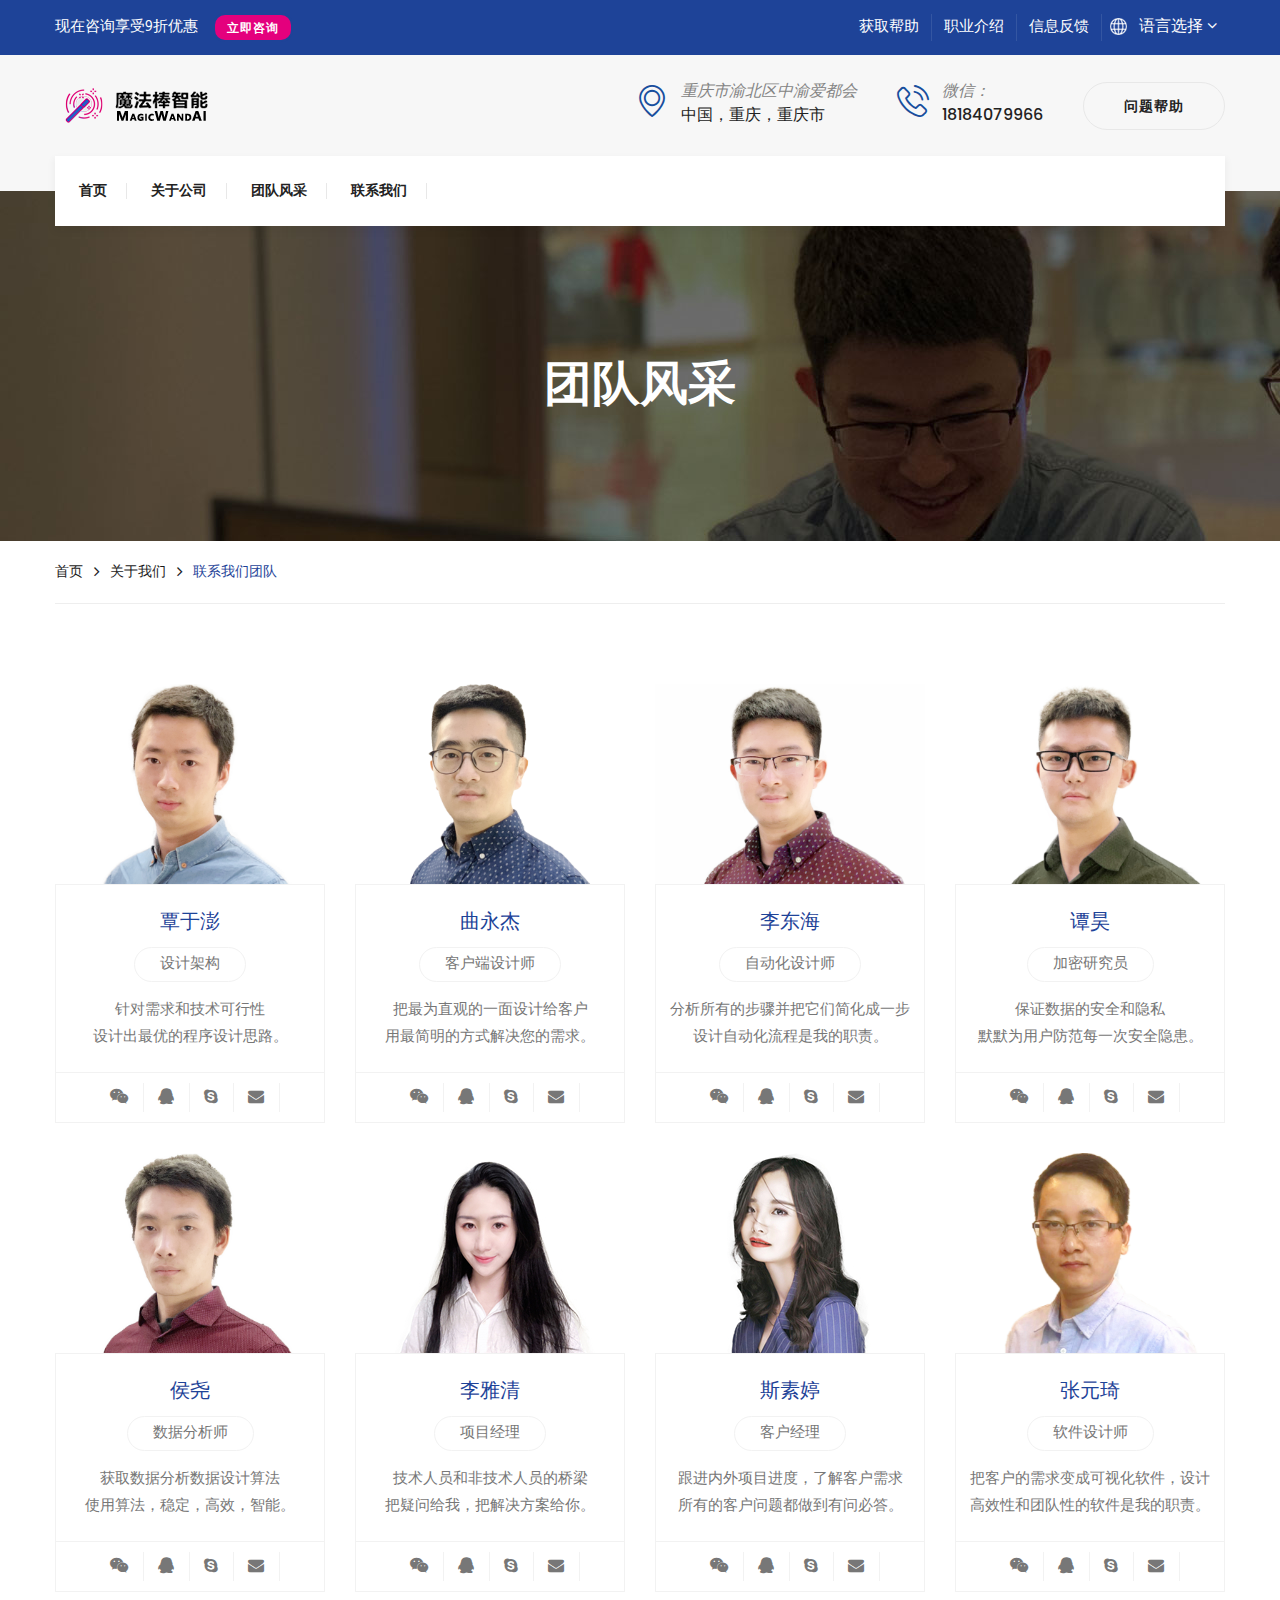
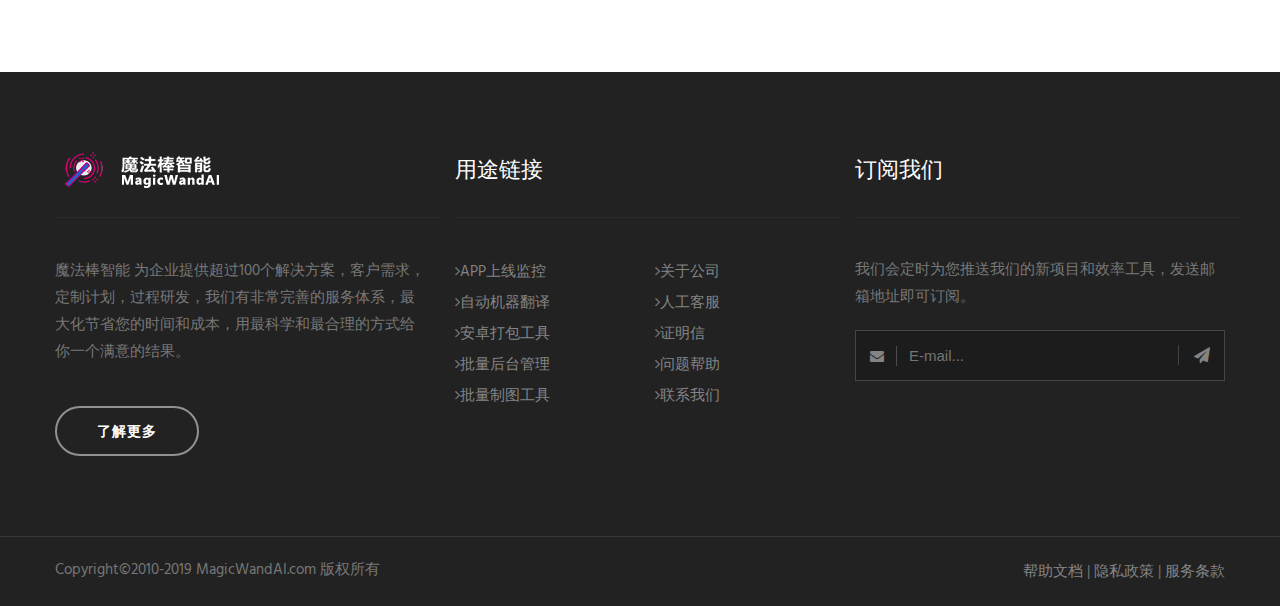
<file: team.html>
﻿<!DOCTYPE html>
<html>
<head>
<meta charset="utf-8">
<title>团队风采</title>
<!-- Stylesheets -->
<link href="css/bootstrap.css" rel="stylesheet">
<link href="css/style.css" rel="stylesheet">
<link href="css/responsive.css" rel="stylesheet">

<!--Color Themes-->
<!--<link href="css/color-themes/default-theme.css" rel="stylesheet">-->

<!--Favicon-->
<link rel="shortcut icon" href="images/favicon.ico" type="image/x-icon">
<link rel="icon" href="images/favicon.ico" type="image/x-icon">
<!-- Responsive -->
<meta http-equiv="X-UA-Compatible" content="IE=edge">
<meta name="viewport" content="width=device-width, initial-scale=1.0, maximum-scale=1.0, user-scalable=0">
<!--[if lt IE 9]><script src="js/html5shiv.js"></script><![endif]-->
<!--[if lt IE 9]><script src="js/respond.js"></script><![endif]-->
    <script src="js/jquery.min.js"></script>
    <script src="js/zh_ch.js"></script>
    <script src="js/pop-up.js"></script>
</head>

<body>
<div class="page-wrapper">
 	
    <!-- Preloader -->
    <!--<div class="preloader"></div>-->
 	
    <!-- Main Header-->
    <header class="main-header">
    
        <!--Header Top-->
        <div class="header-top-one">
            <div class="container">
                <div class="flex-box-three">
                    <div class="welcome-text flex-box-four">
                        <div class="text team"  data-change='top_0'>现在咨询享受9折优惠</div>
                        <div class="link"><a href="#" class="theme-btn btn-style-fifteen team" data-change='top_1'>立即咨询</a></div>
                    </div>
                    <div class="top-right flex-box-three">
                        <ul class="topbar-menu">
                            <li><a href="#" class="team" data-change="top_2">获取帮助</a></li>
                            <li><a href="#" class="team" data-change="top_3">职业介绍</a></li>
                            <li><a href="#" class="team" data-change="top_4">信息反馈</a></li>
                        </ul>
                        <ul>
                            <li class="language-switcher dropdown"><a class="btn btn-default dropdown-toggle team" data-change="top_5" id="dropdownMenu1" data-toggle="dropdown" aria-haspopup="true" aria-expanded="true" href="#"><span class="icon"><img src="images/icons/universal.png" alt="" /></span>&ensp; 语言选择 <span class="icon fa fa-angle-down"></span></a>
                                <ul class="dropdown-menu style-one" aria-labelledby="dropdownMenu1">
                                    <li><a class="btn4 team"  data-change='top_6'>中文</a></li>
                                    <li><a class="btn5 team"  data-change='top_7'>English</a></li>
                                    <li><a class="btn6 team"  data-change="top_8">日本語</a></li>
                                    <li><a class="btn7 team"  data-change="top_9">한국어</a></li>
                                    <!--<li><a href="#">Los Angeles</a></li>-->
                                    <!--<li><a href="#">Las Palmas</a></li>-->
                                </ul>
                            </li>
                        </ul>
                        
                    </div>
                </div>
            </div>
        </div>
    
        <!--Header-Upper-->
        <div class="header-upper">
            <div class="container">
                <div class="flex-box-three">
                    
                    <div class="logo-outer">
                        <div class="logo"><a href="index.html"><img src="images/logo.png" alt="" title=""></a></div>
                    </div>
                   
                    <div class="flex-box-four">
                        
                        <!--Info Box-->
                        <div class="info-box-one">
                            <div class="icon-box"><span class="icon-signs-1"></span></div>
                            <ul>
                                <li><i  class="team"  data-change='banner_0'>重庆市渝北区中渝爱都会</i></li>
                                <li><strong class="team"  data-change='banner_1'>中国，重庆，重庆市</strong></li>
                            </ul>
                        </div>
                        
                        <!--Info Box-->
                        <div class="info-box-one">
                            <div class="icon-box"><span class="icon-technology"></span></div>
                            <ul>
                                <li><i class="team"  data-change='banner_2'>微信：</i></li>
                                <li><strong class="team"  data-change='banner_3'>18184079966</strong></li>
                            </ul>
                        </div>

                        <div class="link-btn">
                            <a href="#" class="theme-btn btn-style-fourteen team" data-change='banner_4'>问题帮助</a>
                        </div>
                        
                    </div>
                    
                </div>
            </div>
        </div>
        <!--End Header Upper-->
        
        <!--Header Lower-->
        <div class="header-lower">
            
            <div class="container">
                <div class="menu-bg">
                    <div class="nav-outer clearfix">
                        <!-- Main Menu -->
                        <nav class="main-menu">
                            <div class="navbar-header">
                                <!-- Toggle Button -->      
                                <button type="button" class="navbar-toggle" data-toggle="collapse" data-target=".navbar-collapse">
                                <span class="icon-bar"></span>
                                <span class="icon-bar"></span>
                                <span class="icon-bar"></span>
                                </button>
                            </div>
                            
                            <div class="navbar-collapse collapse clearfix">
                                <ul class="navigation clearfix">
                                    <li><a href="index.html" class="team"  data-change='banner_5'>首页</a></li>
                                    <li><a href="about.html" class="team"  data-change='banner_6'>关于公司</a></li>
                                    <li><a href="team.html" class="team"  data-change='banner_7'>团队风采</a></li>
                                    <li><a href="contact.html" class="team"  data-change='banner_8'>联系我们</a></li>
                                </ul>
                            </div>
                        </nav>
                        <!-- Main Menu End-->
                        
                        <!--<div class="outer-box">-->
                            <!--&lt;!&ndash;Search Box&ndash;&gt;-->
                            <!--<div class="search-box-outer">-->
                                <!--<div class="dropdown">-->
                                    <!--<button class="search-box-btn dropdown-toggle" type="button" id="dropdownMenu3" data-toggle="dropdown" aria-haspopup="true" aria-expanded="false"><span class="fa fa-search"></span></button>-->
                                    <!--<ul class="dropdown-menu pull-right search-panel" aria-labelledby="dropdownMenu3">-->
                                        <!--<li class="panel-outer">-->
                                            <!--<div class="form-container">-->
                                                <!--<form method="post" action="#">-->
                                                    <!--<div class="form-group">-->
                                                        <!--<input type="search" name="field-name" value="" placeholder="Search Here" required>-->
                                                        <!--<button type="submit" class="search-btn"><span class="fa fa-search"></span></button>-->
                                                    <!--</div>-->
                                                <!--</form>-->
                                            <!--</div>-->
                                        <!--</li>-->
                                    <!--</ul>-->
                                <!--</div>-->
                            <!--</div>                            -->
                        <!--</div>-->
                        <!--<div class="socail-icon-area">-->
                            <!--<ul class="social-icon-seven">-->
                                <!--<li>Stay Connected:</li>-->
                                <!--<li><a href=""><i class="fa fa-facebook-square"></i></a></li>-->
                                <!--<li><a href=""><i class="fa fa-twitter-square"></i></a></li>-->
                                <!--<li><a href=""><i class="fa fa-google-plus-square"></i></a></li>-->
                                <!--<li><a href=""><i class="fa fa-linkedin-square"></i></a></li>-->
                            <!--</ul>-->
                        <!--</div>-->
                    </div>
                </div>
                    
            </div>
        </div>
        <!--End Header Lower-->
        
        <!--Sticky Header-->
        <div class="sticky-header">
            <div class="container clearfix">
                <!--Logo-->
                <div class="logo pull-left">
                    <a href="index.html" class="img-responsive"><img src="images/logo-small.png" alt="" title=""></a>
                </div>
                
                <!--Right Col-->
                <div class="right-col pull-right">
                    <!-- Main Menu -->
                    <nav class="main-menu">
                        <div class="navbar-header">
                            <!-- Toggle Button -->      
                            <button type="button" class="navbar-toggle" data-toggle="collapse" data-target=".navbar-collapse">
                                <span class="icon-bar"></span>
                                <span class="icon-bar"></span>
                                <span class="icon-bar"></span>
                            </button>
                        </div>
                        
                        <div class="navbar-collapse collapse clearfix">
                            <ul class="navigation clearfix">
                                <li><a href="index.html" class="team"  data-change='banner_9'>首页</a></li>
                                <li><a href="about.html" class="team"  data-change='banner_10'>关于公司</a></li>
                                <li><a href="team.html" class="team"  data-change='banner_11'>团队风采</a></li>
                                <li><a href="contact.html" class="team"  data-change='banner_12'>关于我们</a></li>
                            </ul>
                        </div>
                    </nav><!-- Main Menu End-->
                </div>
                
            </div>
        </div>
        <!--End Sticky Header-->
    
    </header>
    <!--End Main Header-->
    
    <!--Page Title-->
    <section class="page-title" style="background-image:url(images/background/8.jpg);">
        <div class="container">
            <h1 class="team"  data-change='banner_13' >团队风采</h1>
        </div>
    </section>
    <!--End Page Title-->
    
    <!--Page Info-->
    <section class="page-info">
        <div class="container">
            <div class="flex-box-five">
                <ul class="bread-crumb">
                    <li><a href="index.html" class="team"  data-change='banner_14'>首页</a></li>
                    <li><a href="about.html" class="team"  data-change='banner_15'>关于我们</a></li>
                    <li class="team"  data-change='banner_16'>联系我们团队</li>
                </ul>
                <!--<div class="share-link " ><i class="fa fa-share-alt"></i><a href="#" class="team" data-change='banner_17'>分享</a></div>-->
            </div>
        </div>
    </section>    
    <!-- End Page Info -->
    
    <!--Team Section-->
    <section class="team-section sp-two">
        <div class="container">

            <div class="row">
                <!--Team Member-->
                <div class="team-member-one col-lg-3 col-md-6 col-xs-12">
                    <div class="inner-box">
                        <div class="image">
                            <img src="images/resource/team-5.jpg" alt="" />
                            <div class="overlay-box">
                                
                            </div>
                            <div class="mail"><a href="#"><i class="fa fa-envelope-o"></i>qin@magicwandai.com</a></div>
                        </div>
                        <div class="lower-content">
                            <h3><a href="" class="team"  data-change='display_module_0'>覃于澎</a></h3>
                            <div class="designation team"   data-change='display_module_1'>设计架构</div>
                            <div class="text"><a class="team"  data-change='display_module_2'>针对需求和技术可行性</a><br><a class="team"  data-change='display_module_3'>设计出最优的程序设计思路。</a></div>
                            <ul class="social-icon-one">
                                <li><a data-container="body" data-toggle="popover" data-placement="top" data-content="qin@magicwandai.com" style="background-color: transparent; border: 0;"><span class="icon fa fa-weixin "></span></a></li>
                                <li><a data-container="body" data-toggle="popover" data-placement="top" data-content="qin@magicwandai.com" style="background-color: transparent; border: 0;"><span class="icon fa fa-qq"></span></a></li>
                                <li><a data-container="body" data-toggle="popover" data-placement="top" data-content="qin@magicwandai.com" style="background-color: transparent; border: 0;"><span class="icon fa fa-skype"></span></a></li>
                                <li><a data-container="body" data-toggle="popover" data-placement="top" data-content="qin@magicwandai.com" style="background-color: transparent; border: 0;"><span class="icon fa fa-envelope"></span></a></li>
                            </ul>
                        </div>
                    </div>
                </div>
                <!--Team Member-->
                <div class="team-member-one col-lg-3 col-md-6 col-xs-12">
                    <div class="inner-box">
                        <div class="image">
                            <img src="images/resource/team-2.jpg" alt="" />
                            <div class="overlay-box">
                                
                            </div>
                            <div class="mail"><a href="#"><i class="fa fa-envelope-o"></i>quyongjie@magicwandai.com</a></div>
                        </div>
                        <div class="lower-content">
                            <h3><a href="#" class="team"  data-change='display_module_4'>曲永杰</a></h3>
                            <div class="designation team"   data-change='display_module_5'> 客户端设计师</div>
                            <div class="text "><a class="team"  data-change='display_module_6'>把最为直观的一面设计给客户</a><br><a class="team"  data-change='display_module_7'>用最简明的方式解决您的需求。</a></div>
                            <ul class="social-icon-one">
                                <li><a data-container="body" data-toggle="popover" data-placement="top" data-content="quyongjie@magicwandai.com" style="background-color: transparent; border: 0;"><span class="icon fa fa-weixin "></span></a></li>
                                <li><a data-container="body" data-toggle="popover" data-placement="top" data-content="quyongjie@magicwandai.com" style="background-color: transparent; border: 0;"><span class="icon fa fa-qq"></span></a></li>
                                <li><a data-container="body" data-toggle="popover" data-placement="top" data-content="quyongjie@magicwandai.com" style="background-color: transparent; border: 0;"><span class="icon fa fa-skype"></span></a></li>
                                <li><a data-container="body" data-toggle="popover" data-placement="top" data-content="quyongjie@magicwandai.com" style="background-color: transparent; border: 0;"><span class="icon fa fa-envelope"></span></a></li>
                            </ul>
                        </div>
                    </div>
                </div>
                <!--Team Member-->
                <div class="team-member-one col-lg-3 col-md-6 col-xs-12">
                    <div class="inner-box">
                        <div class="image">
                            <img src="images/resource/team-3.jpg" alt="" />
                            <div class="overlay-box">
                                
                            </div>
                            <div class="mail"><a href="#"><i class="fa fa-envelope-o"></i>lidonghai@magicwandai.com</a></div>
                        </div>
                        <div class="lower-content">
                            <h3><a href="#" class="team"  data-change='display_module_8'>李东海</a></h3>
                            <div class="designation team"   data-change='display_module_9'>自动化设计师</div>
                            <div class="text"><a class="team"  data-change='display_module_10'>分析所有的步骤并把它们简化成一步</a><br><a class="team"  data-change='display_module_11'>设计自动化流程是我的职责。</a></div>
                            <ul class="social-icon-one">
                                <li><a data-container="body" data-toggle="popover" data-placement="top" data-content="微信号：123456789" style="background-color: transparent; border: 0;"><span class="icon fa fa-weixin "></span></a></li>
                                <li><a data-container="body" data-toggle="popover" data-placement="top" data-content="QQ号：123456789" style="background-color: transparent; border: 0;"><span class="icon fa fa-qq"></span></a></li>
                                <li><a data-container="body" data-toggle="popover" data-placement="top" data-content="Skype号：123456789" style="background-color: transparent; border: 0;"><span class="icon fa fa-skype"></span></a></li>
                                <li><a data-container="body" data-toggle="popover" data-placement="top" data-content="电子邮件：123456789" style="background-color: transparent; border: 0;"><span class="icon fa fa-envelope"></span></a></li>
                            </ul>
                        </div>
                    </div>
                </div>
                <!--Team Member-->
                <div class="team-member-one col-lg-3 col-md-6 col-xs-12">
                    <div class="inner-box">
                        <div class="image">
                            <img src="images/resource/team-6.jpg" alt="" />
                            <div class="overlay-box">
                                
                            </div>
                            <div class="mail"><a href="#"><i class="fa fa-envelope-o"></i>tanhao@magicwandai.com</a></div>
                        </div>
                        <div class="lower-content">
                            <h3><a href="#"  class="team"  data-change='display_module_12'>谭昊</a></h3>
                            <div class="designation team"  data-change='display_module_13'>加密研究员</div>
                            <div class="text"><a  class="team"  data-change='display_module_14'>保证数据的安全和隐私</a><br><a  class="team"  data-change='display_module_15'>默默为用户防范每一次安全隐患。</a></div>
                            <ul class="social-icon-one">
                                <li><a data-container="body" data-toggle="popover" data-placement="top" data-content="tanhao@magicwandai.com" style="background-color: transparent; border: 0;"><span class="icon fa fa-weixin "></span></a></li>
                                <li><a data-container="body" data-toggle="popover" data-placement="top" data-content="tanhao@magicwandai.com" style="background-color: transparent; border: 0;"><span class="icon fa fa-qq"></span></a></li>
                                <li><a data-container="body" data-toggle="popover" data-placement="top" data-content="tanhao@magicwandai.com" style="background-color: transparent; border: 0;"><span class="icon fa fa-skype"></span></a></li>
                                <li><a data-container="body" data-toggle="popover" data-placement="top" data-content="tanhao@magicwandai.com" style="background-color: transparent; border: 0;"><span class="icon fa fa-envelope"></span></a></li>
                            </ul>
                        </div>
                    </div>
                </div>
                <!--Team Member-->
                <div class="team-member-one col-lg-3 col-md-6 col-xs-12">
                    <div class="inner-box">
                        <div class="image">
                            <img src="images/resource/team-1.jpg" alt="" />
                            <div class="overlay-box">
                                
                            </div>
                            <div class="mail"><a href="#"><i class="fa fa-envelope-o"></i>houyao@magicwandai.com</a></div>
                        </div>
                        <div class="lower-content">
                            <h3 ><a href="#" class="team"  data-change='display_module_16'>侯尧</a></h3>
                            <div class="designation team"  data-change='display_module_17'>数据分析师</div>
                            <div class="text"><a class="team"  data-change='display_module_18'>获取数据分析数据设计算法</a><br><a class="team"  data-change='display_module_19'>使用算法，稳定，高效，智能。</a></div>
                            <ul class="social-icon-one">
                                <li><a data-container="body" data-toggle="popover" data-placement="top" data-content="houyao@magicwandai.com" style="background-color: transparent; border: 0;"><span class="icon fa fa-weixin "></span></a></li>
                                <li><a data-container="body" data-toggle="popover" data-placement="top" data-content="houyao@magicwandai.com" style="background-color: transparent; border: 0;"><span class="icon fa fa-qq"></span></a></li>
                                <li><a data-container="body" data-toggle="popover" data-placement="top" data-content="houyao@magicwandai.com" style="background-color: transparent; border: 0;"><span class="icon fa fa-skype"></span></a></li>
                                <li><a data-container="body" data-toggle="popover" data-placement="top" data-content="houyao@magicwandai.com" style="background-color: transparent; border: 0;"><span class="icon fa fa-envelope"></span></a></li>
                            </ul>
                        </div>
                    </div>
                </div>

                <!--Team Member-->
                <div class="team-member-one col-lg-3 col-md-6 col-xs-12">
                    <div class="inner-box">
                        <div class="image">
                            <img src="images/resource/team-7.jpg" alt="" />
                            <div class="overlay-box">
                                
                            </div>
                            <div class="mail"><a href="#"><i class="fa fa-envelope-o"></i>liyaqing@magicwandai.com</a></div>
                        </div>
                        <div class="lower-content">
                            <h3><a href="#" class="team"  data-change='display_module_20'>李雅清</a></h3>
                            <div class="designation team" data-change='display_module_21'>项目经理</div>
                            <div class="text"><a class="team"  data-change='display_module_22'>技术人员和非技术人员的桥梁</a><br><a class="team"  data-change='display_module_23'>把疑问给我，把解决方案给你。</a></div>
                            <ul class="social-icon-one">
                                <li><a data-container="body" data-toggle="popover" data-placement="top" data-content="liyaqing@magicwandai.com" style="background-color: transparent; border: 0;"><span class="icon fa fa-weixin "></span></a></li>
                                <li><a data-container="body" data-toggle="popover" data-placement="top" data-content="liyaqing@magicwandai.com" style="background-color: transparent; border: 0;"><span class="icon fa fa-qq"></span></a></li>
                                <li><a data-container="body" data-toggle="popover" data-placement="top" data-content="liyaqing@magicwandai.com" style="background-color: transparent; border: 0;"><span class="icon fa fa-skype"></span></a></li>
                                <li><a data-container="body" data-toggle="popover" data-placement="top" data-content="liyaqing@magicwandai.com" style="background-color: transparent; border: 0;"><span class="icon fa fa-envelope"></span></a></li>
                            </ul>
                        </div>
                    </div>
                </div>
                <!--Team Member-->
                <div class="team-member-one col-lg-3 col-md-6 col-xs-12">
                    <div class="inner-box">
                        <div class="image">
                            <img src="images/resource/team-4.jpg" alt="" />
                            <div class="overlay-box">

                            </div>
                            <div class="mail"><a href="#"><i class="fa fa-envelope-o"></i>sisuting@magicwandai.com</a></div>
                        </div>
                        <div class="lower-content">
                            <h3><a href="#" class="team"  data-change='display_module_24'>斯素婷</a></h3>
                            <div class="designation team" data-change='display_module_25'>客户经理</div>
                            <div class="text"><a class="team"  data-change='display_module_26'>跟进内外项目进度，了解客户需求 </a><br><a class="team"  data-change='display_module_27'>所有的客户问题都做到有问必答。 </a></div>
                            <ul class="social-icon-one">
                                <li><a data-container="body" data-toggle="popover" data-placement="top" data-content="sisuting@magicwandai.com" style="background-color: transparent; border: 0;"><span class="icon fa fa-weixin "></span></a></li>
                                <li><a data-container="body" data-toggle="popover" data-placement="top" data-content="sisuting@magicwandai.com" style="background-color: transparent; border: 0;"><span class="icon fa fa-qq"></span></a></li>
                                <li><a data-container="body" data-toggle="popover" data-placement="top" data-content="sisuting@magicwandai.com" style="background-color: transparent; border: 0;"><span class="icon fa fa-skype"></span></a></li>
                                <li><a data-container="body" data-toggle="popover" data-placement="top" data-content="sisuting@magicwandai.com" style="background-color: transparent; border: 0;"><span class="icon fa fa-envelope"></span></a></li>
                            </ul>
                        </div>
                    </div>
                </div>
                <!--Team Member-->
                <div class="team-member-one col-lg-3 col-md-6 col-xs-12">
                    <div class="inner-box">
                        <div class="image">
                            <img src="images/resource/team-8.jpeg" alt="" />
                            <div class="overlay-box">
                                
                            </div>
                            <div class="mail"><a href="#"><i class="fa fa-envelope-o"></i>zhangyuanqi@magicwandai.com</a></div>
                        </div>
                        <div class="lower-content">
                            <h3><a href="#" class="team"  data-change='display_module_28'>张元琦</a></h3>
                            <div class="designation team" data-change='display_module_29'>软件设计师</div>
                            <div class="text"><a class="team"  data-change='display_module_30'>把客户的需求变成可视化软件，设计</a> <br><a class="team"  data-change='display_module_31'>高效性和团队性的软件是我的职责。</a></div>
                            <ul class="social-icon-one">
                                <li><a data-container="body" data-toggle="popover" data-placement="top" data-content="zhangyuanqi@magicwandai.com" style="background-color: transparent; border: 0;"><span class="icon fa fa-weixin "></span></a></li>
                                <li><a data-container="body" data-toggle="popover" data-placement="top" data-content="zhangyuanqi@magicwandai.com" style="background-color: transparent; border: 0;"><span class="icon fa fa-qq"></span></a></li>
                                <li><a data-container="body" data-toggle="popover" data-placement="top" data-content="zhangyuanqi@magicwandai.com" style="background-color: transparent; border: 0;"><span class="icon fa fa-skype"></span></a></li>
                                <li><a data-container="body" data-toggle="popover" data-placement="top" data-content="zhangyuanqi@magicwandai.com" style="background-color: transparent; border: 0;"><span class="icon fa fa-envelope"></span></a></li>
                            </ul>
                        </div>
                    </div>
                </div>
                
            </div>
        </div>
    </section>
    <!--End Team Section-->

    <!--Main Footer-->
    <footer class="main-footer">
        <div class="footer-top sp-two black-bg">
            <div class="container">
                <div class="row">
                    <!--footer about one -->
                    <div class="footer-about footer-column-border col-lg-4 col-md-6 col-sm-6 col-xs-12">
                        <div class="inner">
                            <div class="footer-logo"><img src="images/footer-logo.png" alt=""></div>
                            <div class="text team" data-change='bottom_0'>魔法棒智能 为企业提供超过100个解决方案，客户需求，定制计划，过程研发，我们有非常完善的服务体系，最大化节省您的时间和成本，用最科学和最合理的方式给你一个满意的结果。</div>
                            <div class="link"><a href="index.html" class="thme-btn btn-style-twelve team" data-change='bottom_1'>了解更多</a></div>
                        </div>
                    </div>
                    <!-- end -->

                    <!--footer link-->
                    <div class="footer-link footer-column-border col-lg-4 col-md-6 col-sm-6 col-xs-12">
                        <h3 class="footer-title team" data-change='bottom_2'>用途链接</h3>
                        <div class="inner">
                            <div class="row">
                                <div class="col-md-6 col-sm-12">
                                    <ul>
                                        <li><i class="fa fa-angle-right"></i><a href="#" class="team" data-change='bottom_3'>APP上线监控</a></li>
                                        <li><i class="fa fa-angle-right"></i><a href="#" class="team" data-change='bottom_4'>自动机器翻译</a></li>
                                        <li><i class="fa fa-angle-right"></i><a href="#" class="team" data-change='bottom_5'>安卓打包工具</a></li>
                                        <li><i class="fa fa-angle-right"></i><a href="#" class="team" data-change='bottom_6'>批量后台管理</a></li>
                                        <li><i class="fa fa-angle-right"></i><a href="#" class="team" data-change='bottom_7'>批量制图工具</a></li>
                                        <!--<li><a href="3"><i class="fa fa-angle-right"></i>自动化解决方案</a></li>-->
                                    </ul>
                                </div>
                                <div class="col-md-6 col-sm-12">
                                    <ul>
                                        <li><i class="fa fa-angle-right"></i><a href="#" class="team" data-change='bottom_8'>关于公司 </a></li>
                                        <li><i class="fa fa-angle-right"></i><a href="#" class="team" data-change='bottom_9'>人工客服</a></li>
                                        <li><i class="fa fa-angle-right"></i><a href="#" class="team" data-change='bottom_10'>证明信</a></li>
                                        <li><i class="fa fa-angle-right"></i><a href="#" class="team" data-change='bottom_11'>问题帮助</a></li>
                                        <li><i class="fa fa-angle-right"></i><a href="#" class="team" data-change='bottom_12'>联系我们</a></li>
                                    </ul>
                                </div>
                            </div>

                        </div>
                    </div>
                    <!-- end -->
                    <!--footer newsletter one -->
                    <div class="footer-newsletter footer-column-border col-lg-4 col-md-6 col-sm-6 col-xs-12">
                        <h3 class="footer-title team"  data-change='bottom_13'>订阅我们</h3>
                        <div class="inner">
                            <div class="text team"  data-change='bottom_14'>我们会定时为您推送我们的新项目和效率工具，发送邮箱地址即可订阅。</div>
                            <form class="subscribe-form-two">
                                <div class="form-group">
                                    <span class="fa fa-envelope"></span>
                                    <input type="email" placeholder="E-mail...">
                                    <button type="submit" class="fa fa-paper-plane"></button>
                                </div>
                            </form>
                            <!--<ul class="social-icon-six">-->
                            <!--<li><a href="#"><span class="fa fa-facebook"></span></a></li>-->
                            <!--<li><a href="#"><span class="fa fa-twitter"></span></a></li>-->
                            <!--<li><a href="#"><span class="fa fa-skype"></span></a></li>-->
                            <!--<li><a href="#"><span class="fa fa-linkedin"></span></a></li>-->
                            <!--</ul>-->
                        </div>
                    </div>
                    <!-- end -->

                </div>
            </div>
        </div>

        <!--Footer Bottom-->
        <div class="footer-bottom text-center black-bg">
            <div class="container">
                <div class="clearfix">
                    <div class="column float-lg-left">
                        <div class="footer-copyright team" data-change='bottom_15'>Copyright&copy;2010-2019 MagicWandAI.com 版权所有</div>
                    </div>
                    <!--footer menu Column-->
                    <div class="float-lg-right">
                        <ul class="footer-menu">
                            <li><a href="#" class="team" data-change='bottom_16'>帮助文档</a></li> |
                            <li><a href="#" class="team" data-change='bottom_17'>隐私政策</a></li> |
                            <li><a href="#" class="team" data-change='bottom_18'>服务条款</a></li>
                        </ul>
                    </div>
                </div>
            </div>
        </div>
    </footer>
    <!--Main Footer-->

</div>
<!--End pagewrapper-->

<!--Scroll to top-->
<div class="scroll-to-top scroll-to-target" data-target="html"><span class="icon fa fa-arrow-up"></span></div>


<script src="js/jquery.js"></script> 
<script src="js/tether.min.js"></script>
<script src="js/bootstrap.min.js"></script>
<script src="js/jquery.fancybox.pack.js"></script>
<script src="js/jquery.fancybox-media.js"></script>
<script src="js/owl.js"></script>
<script src="js/appear.js"></script>
<script src="js/wow.js"></script>
<script src="js/jquery-ui.js"></script>
<script src="js/script.js"></script>

</body>
</html>
</file>
<file: plugins/revolution/css/settings.css>
/*-----------------------------------------------------------------------------

-	Revolution Slider 5.0 Default Style Settings -

Screen Stylesheet

version:   	5.4.5
date:      	15/05/17
author:		themepunch
email:     	info@themepunch.com
website:   	http://www.themepunch.com
-----------------------------------------------------------------------------*/
#debungcontrolls,.debugtimeline{width:100%;box-sizing:border-box}.rev_column,.rev_column .tp-parallax-wrap,.tp-svg-layer svg{vertical-align:top}#debungcontrolls{z-index:100000;position:fixed;bottom:0;height:auto;background:rgba(0,0,0,.6);padding:10px}.debugtimeline{height:10px;position:relative;margin-bottom:3px;display:none;white-space:nowrap}.debugtimeline:hover{height:15px}.the_timeline_tester{background:#e74c3c;position:absolute;top:0;left:0;height:100%;width:0}.rs-go-fullscreen{position:fixed!important;width:100%!important;height:100%!important;top:0!important;left:0!important;z-index:9999999!important;background:#fff!important}.debugtimeline.tl_slide .the_timeline_tester{background:#f39c12}.debugtimeline.tl_frame .the_timeline_tester{background:#3498db}.debugtimline_txt{color:#fff;font-weight:400;font-size:7px;position:absolute;left:10px;top:0;white-space:nowrap;line-height:10px}.rtl{direction:rtl}@font-face{font-family:revicons;src:url(../fonts/revicons/revicons.eot?5510888);src:url(../fonts/revicons/revicons.eot?5510888#iefix) format('embedded-opentype'),url(../fonts/revicons/revicons.woff?5510888) format('woff'),url(../fonts/revicons/revicons.ttf?5510888) format('truetype'),url(../fonts/revicons/revicons.svg?5510888#revicons) format('svg');font-weight:400;font-style:normal}[class*=" revicon-"]:before,[class^=revicon-]:before{font-family:revicons;font-style:normal;font-weight:400;speak:none;display:inline-block;text-decoration:inherit;width:1em;margin-right:.2em;text-align:center;font-variant:normal;text-transform:none;line-height:1em;margin-left:.2em}.revicon-search-1:before{content:'\e802'}.revicon-pencil-1:before{content:'\e831'}.revicon-picture-1:before{content:'\e803'}.revicon-cancel:before{content:'\e80a'}.revicon-info-circled:before{content:'\e80f'}.revicon-trash:before{content:'\e801'}.revicon-left-dir:before{content:'\e817'}.revicon-right-dir:before{content:'\e818'}.revicon-down-open:before{content:'\e83b'}.revicon-left-open:before{content:'\e819'}.revicon-right-open:before{content:'\e81a'}.revicon-angle-left:before{content:'\e820'}.revicon-angle-right:before{content:'\e81d'}.revicon-left-big:before{content:'\e81f'}.revicon-right-big:before{content:'\e81e'}.revicon-magic:before{content:'\e807'}.revicon-picture:before{content:'\e800'}.revicon-export:before{content:'\e80b'}.revicon-cog:before{content:'\e832'}.revicon-login:before{content:'\e833'}.revicon-logout:before{content:'\e834'}.revicon-video:before{content:'\e805'}.revicon-arrow-combo:before{content:'\e827'}.revicon-left-open-1:before{content:'\e82a'}.revicon-right-open-1:before{content:'\e82b'}.revicon-left-open-mini:before{content:'\e822'}.revicon-right-open-mini:before{content:'\e823'}.revicon-left-open-big:before{content:'\e824'}.revicon-right-open-big:before{content:'\e825'}.revicon-left:before{content:'\e836'}.revicon-right:before{content:'\e826'}.revicon-ccw:before{content:'\e808'}.revicon-arrows-ccw:before{content:'\e806'}.revicon-palette:before{content:'\e829'}.revicon-list-add:before{content:'\e80c'}.revicon-doc:before{content:'\e809'}.revicon-left-open-outline:before{content:'\e82e'}.revicon-left-open-2:before{content:'\e82c'}.revicon-right-open-outline:before{content:'\e82f'}.revicon-right-open-2:before{content:'\e82d'}.revicon-equalizer:before{content:'\e83a'}.revicon-layers-alt:before{content:'\e804'}.revicon-popup:before{content:'\e828'}.rev_slider_wrapper{position:relative;z-index:0;width:100%}.rev_slider{position:relative;overflow:visible}.entry-content .rev_slider a,.rev_slider a{box-shadow:none}.tp-overflow-hidden{overflow:hidden!important}.group_ov_hidden{overflow:hidden}.rev_slider img,.tp-simpleresponsive img{max-width:none!important;transition:none;margin:0;padding:0;border:none}.rev_slider .no-slides-text{font-weight:700;text-align:center;padding-top:80px}.rev_slider>ul,.rev_slider>ul>li,.rev_slider>ul>li:before,.rev_slider_wrapper>ul,.tp-revslider-mainul>li,.tp-revslider-mainul>li:before,.tp-simpleresponsive>ul,.tp-simpleresponsive>ul>li,.tp-simpleresponsive>ul>li:before{list-style:none!important;position:absolute;margin:0!important;padding:0!important;overflow-x:visible;overflow-y:visible;background-image:none;background-position:0 0;text-indent:0;top:0;left:0}.rev_slider>ul>li,.rev_slider>ul>li:before,.tp-revslider-mainul>li,.tp-revslider-mainul>li:before,.tp-simpleresponsive>ul>li,.tp-simpleresponsive>ul>li:before{visibility:hidden}.tp-revslider-mainul,.tp-revslider-slidesli{padding:0!important;margin:0!important;list-style:none!important}.fullscreen-container,.fullwidthbanner-container{padding:0;position:relative}.rev_slider li.tp-revslider-slidesli{position:absolute!important}.tp-caption .rs-untoggled-content{display:block}.tp-caption .rs-toggled-content{display:none}.rs-toggle-content-active.tp-caption .rs-toggled-content{display:block}.rs-toggle-content-active.tp-caption .rs-untoggled-content{display:none}.rev_slider .caption,.rev_slider .tp-caption{position:relative;visibility:hidden;white-space:nowrap;display:block;-webkit-font-smoothing:antialiased!important;z-index:1}.rev_slider .caption,.rev_slider .tp-caption,.tp-simpleresponsive img{-moz-user-select:none;-khtml-user-select:none;-webkit-user-select:none;-o-user-select:none}.rev_slider .tp-mask-wrap .tp-caption,.rev_slider .tp-mask-wrap :last-child,.wpb_text_column .rev_slider .tp-mask-wrap .tp-caption,.wpb_text_column .rev_slider .tp-mask-wrap :last-child{margin-bottom:0}.tp-svg-layer svg{width:100%;height:100%;position:relative}.tp-carousel-wrapper{cursor:url(openhand.cur),move}.tp-carousel-wrapper.dragged{cursor:url(closedhand.cur),move}.tp_inner_padding{box-sizing:border-box;max-height:none!important}.tp-caption.tp-layer-selectable{-moz-user-select:all;-khtml-user-select:all;-webkit-user-select:all;-o-user-select:all}.tp-caption.tp-hidden-caption,.tp-forcenotvisible,.tp-hide-revslider,.tp-parallax-wrap.tp-hidden-caption{visibility:hidden!important;display:none!important}.rev_slider audio,.rev_slider embed,.rev_slider iframe,.rev_slider object,.rev_slider video{max-width:none!important}.tp-element-background{position:absolute;top:0;left:0;width:100%;height:100%;z-index:0}.tp-blockmask,.tp-blockmask_in,.tp-blockmask_out{position:absolute;top:0;left:0;width:100%;height:100%;background:#fff;z-index:1000;transform:scaleX(0) scaleY(0)}.tp-parallax-wrap{transform-style:preserve-3d}.rev_row_zone{position:absolute;width:100%;left:0;box-sizing:border-box;min-height:50px;font-size:0}.rev_column_inner,.rev_slider .tp-caption.rev_row{position:relative;width:100%!important;box-sizing:border-box}.rev_row_zone_top{top:0}.rev_row_zone_middle{top:50%;transform:translateY(-50%)}.rev_row_zone_bottom{bottom:0}.rev_slider .tp-caption.rev_row{display:table;table-layout:fixed;vertical-align:top;height:auto!important;font-size:0}.rev_column{display:table-cell;position:relative;height:auto;box-sizing:border-box;font-size:0}.rev_column_inner{display:block;height:auto!important;white-space:normal!important}.rev_column_bg{width:100%;height:100%;position:absolute;top:0;left:0;z-index:0;box-sizing:border-box;background-clip:content-box;border:0 solid transparent}.tp-caption .backcorner,.tp-caption .backcornertop,.tp-caption .frontcorner,.tp-caption .frontcornertop{height:0;top:0;width:0;position:absolute}.rev_column_inner .tp-loop-wrap,.rev_column_inner .tp-mask-wrap,.rev_column_inner .tp-parallax-wrap{text-align:inherit}.rev_column_inner .tp-mask-wrap{display:inline-block}.rev_column_inner .tp-parallax-wrap,.rev_column_inner .tp-parallax-wrap .tp-loop-wrap,.rev_column_inner .tp-parallax-wrap .tp-mask-wrap{position:relative!important;left:auto!important;top:auto!important;line-height:0}.tp-video-play-button,.tp-video-play-button i{line-height:50px!important;vertical-align:top;text-align:center}.rev_column_inner .rev_layer_in_column,.rev_column_inner .tp-parallax-wrap,.rev_column_inner .tp-parallax-wrap .tp-loop-wrap,.rev_column_inner .tp-parallax-wrap .tp-mask-wrap{vertical-align:top}.rev_break_columns{display:block!important}.rev_break_columns .tp-parallax-wrap.rev_column{display:block!important;width:100%!important}.fullwidthbanner-container{overflow:hidden}.fullwidthbanner-container .fullwidthabanner{width:100%;position:relative}.tp-static-layers{position:absolute;z-index:101;top:0;left:0}.tp-caption .frontcorner{border-left:40px solid transparent;border-right:0 solid transparent;border-top:40px solid #00A8FF;left:-40px}.tp-caption .backcorner{border-left:0 solid transparent;border-right:40px solid transparent;border-bottom:40px solid #00A8FF;right:0}.tp-caption .frontcornertop{border-left:40px solid transparent;border-right:0 solid transparent;border-bottom:40px solid #00A8FF;left:-40px}.tp-caption .backcornertop{border-left:0 solid transparent;border-right:40px solid transparent;border-top:40px solid #00A8FF;right:0}.tp-layer-inner-rotation{position:relative!important}img.tp-slider-alternative-image{width:100%;height:auto}.caption.fullscreenvideo,.rs-background-video-layer,.tp-caption.coverscreenvideo,.tp-caption.fullscreenvideo{width:100%;height:100%;top:0;left:0;position:absolute}.noFilterClass{filter:none!important}.rs-background-video-layer{visibility:hidden;z-index:0}.caption.fullscreenvideo audio,.caption.fullscreenvideo iframe,.caption.fullscreenvideo video,.tp-caption.fullscreenvideo iframe,.tp-caption.fullscreenvideo iframe audio,.tp-caption.fullscreenvideo iframe video{width:100%!important;height:100%!important;display:none}.fullcoveredvideo audio,.fullscreenvideo audio .fullcoveredvideo video,.fullscreenvideo video{background:#000}.fullcoveredvideo .tp-poster{background-position:center center;background-size:cover;width:100%;height:100%;top:0;left:0}.videoisplaying .html5vid .tp-poster{display:none}.tp-video-play-button{background:#000;background:rgba(0,0,0,.3);border-radius:5px;position:absolute;top:50%;left:50%;color:#FFF;margin-top:-25px;margin-left:-25px;cursor:pointer;width:50px;height:50px;box-sizing:border-box;display:inline-block;z-index:4;opacity:0;transition:opacity .3s ease-out!important}.tp-audio-html5 .tp-video-play-button,.tp-hiddenaudio{display:none!important}.tp-caption .html5vid{width:100%!important;height:100%!important}.tp-video-play-button i{width:50px;height:50px;display:inline-block;font-size:40px!important}.rs-fullvideo-cover,.tp-dottedoverlay,.tp-shadowcover{height:100%;top:0;left:0;position:absolute}.tp-caption:hover .tp-video-play-button{opacity:1;display:block}.tp-caption .tp-revstop{display:none;border-left:5px solid #fff!important;border-right:5px solid #fff!important;margin-top:15px!important;line-height:20px!important;vertical-align:top;font-size:25px!important}.tp-seek-bar,.tp-video-button,.tp-volume-bar{outline:0;line-height:12px;margin:0;cursor:pointer}.videoisplaying .revicon-right-dir{display:none}.videoisplaying .tp-revstop{display:inline-block}.videoisplaying .tp-video-play-button{display:none}.fullcoveredvideo .tp-video-play-button{display:none!important}.fullscreenvideo .fullscreenvideo audio,.fullscreenvideo .fullscreenvideo video{object-fit:contain!important}.fullscreenvideo .fullcoveredvideo audio,.fullscreenvideo .fullcoveredvideo video{object-fit:cover!important}.tp-video-controls{position:absolute;bottom:0;left:0;right:0;padding:5px;opacity:0;transition:opacity .3s;background-image:linear-gradient(to bottom,#000 13%,#323232 100%);display:table;max-width:100%;overflow:hidden;box-sizing:border-box}.rev-btn.rev-hiddenicon i,.rev-btn.rev-withicon i{transition:all .2s ease-out!important;font-size:15px}.tp-caption:hover .tp-video-controls{opacity:.9}.tp-video-button{background:rgba(0,0,0,.5);border:0;border-radius:3px;font-size:12px;color:#fff;padding:0}.tp-video-button:hover{cursor:pointer}.tp-video-button-wrap,.tp-video-seek-bar-wrap,.tp-video-vol-bar-wrap{padding:0 5px;display:table-cell;vertical-align:middle}.tp-video-seek-bar-wrap{width:80%}.tp-video-vol-bar-wrap{width:20%}.tp-seek-bar,.tp-volume-bar{width:100%;padding:0}.rs-fullvideo-cover{width:100%;background:0 0;z-index:5}.disabled_lc .tp-video-play-button,.rs-background-video-layer audio::-webkit-media-controls,.rs-background-video-layer video::-webkit-media-controls,.rs-background-video-layer video::-webkit-media-controls-start-playback-button{display:none!important}.tp-audio-html5 .tp-video-controls{opacity:1!important;visibility:visible!important}.tp-dottedoverlay{background-repeat:repeat;width:100%;z-index:3}.tp-dottedoverlay.twoxtwo{background:url(../assets/gridtile.png)}.tp-dottedoverlay.twoxtwowhite{background:url(../assets/gridtile_white.png)}.tp-dottedoverlay.threexthree{background:url(../assets/gridtile_3x3.png)}.tp-dottedoverlay.threexthreewhite{background:url(../assets/gridtile_3x3_white.png)}.tp-shadowcover{width:100%;background:#fff;z-index:-1}.tp-shadow1{box-shadow:0 10px 6px -6px rgba(0,0,0,.8)}.tp-shadow2:after,.tp-shadow2:before,.tp-shadow3:before,.tp-shadow4:after{z-index:-2;position:absolute;content:"";bottom:10px;left:10px;width:50%;top:85%;max-width:300px;background:0 0;box-shadow:0 15px 10px rgba(0,0,0,.8);transform:rotate(-3deg)}.tp-shadow2:after,.tp-shadow4:after{transform:rotate(3deg);right:10px;left:auto}.tp-shadow5{position:relative;box-shadow:0 1px 4px rgba(0,0,0,.3),0 0 40px rgba(0,0,0,.1) inset}.tp-shadow5:after,.tp-shadow5:before{content:"";position:absolute;z-index:-2;box-shadow:0 0 25px 0 rgba(0,0,0,.6);top:30%;bottom:0;left:20px;right:20px;border-radius:100px/20px}.tp-button{padding:6px 13px 5px;border-radius:3px;height:30px;cursor:pointer;color:#fff!important;text-shadow:0 1px 1px rgba(0,0,0,.6)!important;font-size:15px;line-height:45px!important;font-family:arial,sans-serif;font-weight:700;letter-spacing:-1px;text-decoration:none}.tp-button.big{color:#fff;text-shadow:0 1px 1px rgba(0,0,0,.6);font-weight:700;padding:9px 20px;font-size:19px;line-height:57px!important}.purchase:hover,.tp-button.big:hover,.tp-button:hover{background-position:bottom,15px 11px}.purchase.green,.purchase:hover.green,.tp-button.green,.tp-button:hover.green{background-color:#21a117;box-shadow:0 3px 0 0 #104d0b}.purchase.blue,.purchase:hover.blue,.tp-button.blue,.tp-button:hover.blue{background-color:#1d78cb;box-shadow:0 3px 0 0 #0f3e68}.purchase.red,.purchase:hover.red,.tp-button.red,.tp-button:hover.red{background-color:#cb1d1d;box-shadow:0 3px 0 0 #7c1212}.purchase.orange,.purchase:hover.orange,.tp-button.orange,.tp-button:hover.orange{background-color:#f70;box-shadow:0 3px 0 0 #a34c00}.purchase.darkgrey,.purchase:hover.darkgrey,.tp-button.darkgrey,.tp-button.grey,.tp-button:hover.darkgrey,.tp-button:hover.grey{background-color:#555;box-shadow:0 3px 0 0 #222}.purchase.lightgrey,.purchase:hover.lightgrey,.tp-button.lightgrey,.tp-button:hover.lightgrey{background-color:#888;box-shadow:0 3px 0 0 #555}.rev-btn,.rev-btn:visited{outline:0!important;box-shadow:none!important;text-decoration:none!important;line-height:44px;font-size:17px;font-weight:500;padding:12px 35px;box-sizing:border-box;font-family:Roboto,sans-serif;cursor:pointer}.rev-btn.rev-uppercase,.rev-btn.rev-uppercase:visited{text-transform:uppercase;letter-spacing:1px;font-size:15px;font-weight:900}.rev-btn.rev-withicon i{font-weight:400;position:relative;top:0;margin-left:10px!important}.rev-btn.rev-hiddenicon i{font-weight:400;position:relative;top:0;opacity:0;margin-left:0!important;width:0!important}.rev-btn.rev-hiddenicon:hover i{opacity:1!important;margin-left:10px!important;width:auto!important}.rev-btn.rev-medium,.rev-btn.rev-medium:visited{line-height:36px;font-size:14px;padding:10px 30px}.rev-btn.rev-medium.rev-hiddenicon i,.rev-btn.rev-medium.rev-withicon i{font-size:14px;top:0}.rev-btn.rev-small,.rev-btn.rev-small:visited{line-height:28px;font-size:12px;padding:7px 20px}.rev-btn.rev-small.rev-hiddenicon i,.rev-btn.rev-small.rev-withicon i{font-size:12px;top:0}.rev-maxround{border-radius:30px}.rev-minround{border-radius:3px}.rev-burger{position:relative;width:60px;height:60px;box-sizing:border-box;padding:22px 0 0 14px;border-radius:50%;border:1px solid rgba(51,51,51,.25);-webkit-tap-highlight-color:transparent;cursor:pointer}.rev-burger span{display:block;width:30px;height:3px;background:#333;transition:.7s;pointer-events:none;transform-style:flat!important}.rev-burger.revb-white span,.rev-burger.revb-whitenoborder span{background:#fff}.rev-burger span:nth-child(2){margin:3px 0}#dialog_addbutton .rev-burger:hover :first-child,.open .rev-burger :first-child,.open.rev-burger :first-child{transform:translateY(6px) rotate(-45deg)}#dialog_addbutton .rev-burger:hover :nth-child(2),.open .rev-burger :nth-child(2),.open.rev-burger :nth-child(2){transform:rotate(-45deg);opacity:0}#dialog_addbutton .rev-burger:hover :last-child,.open .rev-burger :last-child,.open.rev-burger :last-child{transform:translateY(-6px) rotate(-135deg)}.rev-burger.revb-white{border:2px solid rgba(255,255,255,.2)}.rev-burger.revb-darknoborder,.rev-burger.revb-whitenoborder{border:0}.rev-burger.revb-darknoborder span{background:#333}.rev-burger.revb-whitefull{background:#fff;border:none}.rev-burger.revb-whitefull span{background:#333}.rev-burger.revb-darkfull{background:#333;border:none}.rev-burger.revb-darkfull span,.rev-scroll-btn.revs-fullwhite{background:#fff}@keyframes rev-ani-mouse{0%{opacity:1;top:29%}15%{opacity:1;top:50%}50%{opacity:0;top:50%}100%{opacity:0;top:29%}}.rev-scroll-btn{display:inline-block;position:relative;left:0;right:0;text-align:center;cursor:pointer;width:35px;height:55px;box-sizing:border-box;border:3px solid #fff;border-radius:23px}.rev-scroll-btn>*{display:inline-block;line-height:18px;font-size:13px;font-weight:400;color:#fff;font-family:proxima-nova,"Helvetica Neue",Helvetica,Arial,sans-serif;letter-spacing:2px}.rev-scroll-btn>.active,.rev-scroll-btn>:focus,.rev-scroll-btn>:hover{color:#fff}.rev-scroll-btn>.active,.rev-scroll-btn>:active,.rev-scroll-btn>:focus,.rev-scroll-btn>:hover{opacity:.8}.rev-scroll-btn.revs-fullwhite span{background:#333}.rev-scroll-btn.revs-fulldark{background:#333;border:none}.rev-scroll-btn.revs-fulldark span,.tp-bullet{background:#fff}.rev-scroll-btn span{position:absolute;display:block;top:29%;left:50%;width:8px;height:8px;margin:-4px 0 0 -4px;background:#fff;border-radius:50%;animation:rev-ani-mouse 2.5s linear infinite}.rev-scroll-btn.revs-dark{border-color:#333}.rev-scroll-btn.revs-dark span{background:#333}.rev-control-btn{position:relative;display:inline-block;z-index:5;color:#FFF;font-size:20px;line-height:60px;font-weight:400;font-style:normal;font-family:Raleway;text-decoration:none;text-align:center;background-color:#000;border-radius:50px;text-shadow:none;background-color:rgba(0,0,0,.5);width:60px;height:60px;box-sizing:border-box;cursor:pointer}.rev-cbutton-dark-sr,.rev-cbutton-light-sr{border-radius:3px}.rev-cbutton-light,.rev-cbutton-light-sr{color:#333;background-color:rgba(255,255,255,.75)}.rev-sbutton{line-height:37px;width:37px;height:37px}.rev-sbutton-blue{background-color:#3B5998}.rev-sbutton-lightblue{background-color:#00A0D1}.rev-sbutton-red{background-color:#DD4B39}.tp-bannertimer{visibility:hidden;width:100%;height:5px;background:#000;background:rgba(0,0,0,.15);position:absolute;z-index:200;top:0}.tp-bannertimer.tp-bottom{visibility: hidden!important;top:auto;bottom:0!important;height:5px}.tp-caption img{background:0 0;-ms-filter:"progid:DXImageTransform.Microsoft.gradient(startColorstr=#00FFFFFF,endColorstr=#00FFFFFF)";filter:progid:DXImageTransform.Microsoft.gradient(startColorstr=#00FFFFFF, endColorstr=#00FFFFFF);zoom:1}.caption.slidelink a div,.tp-caption.slidelink a div{width:3000px;height:1500px;background:url(../assets/coloredbg.png)}.tp-caption.slidelink a span{background:url(../assets/coloredbg.png)}.tp-loader.spinner0,.tp-loader.spinner5{background-image:url(../assets/loader.gif);background-repeat:no-repeat}.tp-shape{width:100%;height:100%}.tp-caption .rs-starring{display:inline-block}.tp-caption .rs-starring .star-rating{float:none;display:inline-block;vertical-align:top;color:#FFC321!important}.tp-caption .rs-starring .star-rating,.tp-caption .rs-starring-page .star-rating{position:relative;height:1em;width:5.4em;font-family:star;font-size:1em!important}.tp-loader.spinner0,.tp-loader.spinner1{width:40px;height:40px;margin-top:-20px;margin-left:-20px;animation:tp-rotateplane 1.2s infinite ease-in-out;background-color:#fff;border-radius:3px;box-shadow:0 0 20px 0 rgba(0,0,0,.15)}.tp-caption .rs-starring .star-rating:before,.tp-caption .rs-starring-page .star-rating:before{content:"\73\73\73\73\73";color:#E0DADF;float:left;top:0;left:0;position:absolute}.tp-caption .rs-starring .star-rating span{overflow:hidden;float:left;top:0;left:0;position:absolute;padding-top:1.5em;font-size:1em!important}.tp-caption .rs-starring .star-rating span:before{content:"\53\53\53\53\53";top:0;position:absolute;left:0}.tp-loader{top:50%;left:50%;z-index:10000;position:absolute}.tp-loader.spinner0{background-position:center center}.tp-loader.spinner5{background-position:10px 10px;background-color:#fff;margin:-22px;width:44px;height:44px;border-radius:3px}@keyframes tp-rotateplane{0%{transform:perspective(120px) rotateX(0) rotateY(0)}50%{transform:perspective(120px) rotateX(-180.1deg) rotateY(0)}100%{transform:perspective(120px) rotateX(-180deg) rotateY(-179.9deg)}}.tp-loader.spinner2{width:40px;height:40px;margin-top:-20px;margin-left:-20px;background-color:red;box-shadow:0 0 20px 0 rgba(0,0,0,.15);border-radius:100%;animation:tp-scaleout 1s infinite ease-in-out}@keyframes tp-scaleout{0%{transform:scale(0)}100%{transform:scale(1);opacity:0}}.tp-loader.spinner3{margin:-9px 0 0 -35px;width:70px;text-align:center}.tp-loader.spinner3 .bounce1,.tp-loader.spinner3 .bounce2,.tp-loader.spinner3 .bounce3{width:18px;height:18px;background-color:#fff;box-shadow:0 0 20px 0 rgba(0,0,0,.15);border-radius:100%;display:inline-block;animation:tp-bouncedelay 1.4s infinite ease-in-out;animation-fill-mode:both}.tp-loader.spinner3 .bounce1{animation-delay:-.32s}.tp-loader.spinner3 .bounce2{animation-delay:-.16s}@keyframes tp-bouncedelay{0%,100%,80%{transform:scale(0)}40%{transform:scale(1)}}.tp-loader.spinner4{margin:-20px 0 0 -20px;width:40px;height:40px;text-align:center;animation:tp-rotate 2s infinite linear}.tp-loader.spinner4 .dot1,.tp-loader.spinner4 .dot2{width:60%;height:60%;display:inline-block;position:absolute;top:0;background-color:#fff;border-radius:100%;animation:tp-bounce 2s infinite ease-in-out;box-shadow:0 0 20px 0 rgba(0,0,0,.15)}.tp-loader.spinner4 .dot2{top:auto;bottom:0;animation-delay:-1s}@keyframes tp-rotate{100%{transform:rotate(360deg)}}@keyframes tp-bounce{0%,100%{transform:scale(0)}50%{transform:scale(1)}}.tp-bullets.navbar,.tp-tabs.navbar,.tp-thumbs.navbar{border:none;min-height:0;margin:0;border-radius:0}.tp-bullets,.tp-tabs,.tp-thumbs{position:absolute;display:block;z-index:1000;top:0;left:0}.tp-tab,.tp-thumb{cursor:pointer;position:absolute;opacity:.5;box-sizing:border-box}.tp-arr-imgholder,.tp-tab-image,.tp-thumb-image,.tp-videoposter{background-position:center center;background-size:cover;width:100%;height:100%;display:block;position:absolute;top:0;left:0}.tp-tab.selected,.tp-tab:hover,.tp-thumb.selected,.tp-thumb:hover{opacity:1}.tp-tab-mask,.tp-thumb-mask{box-sizing:border-box!important}.tp-tabs,.tp-thumbs{box-sizing:content-box!important}.tp-bullet{width:15px;height:15px;position:absolute;background:rgba(255,255,255,.3);cursor:pointer}.tp-bullet.selected,.tp-bullet:hover{background:#fff}.tparrows{cursor:pointer;background:#000;background:rgba(0,0,0,.5);width:40px;height:40px;position:absolute;display:block;z-index:1000}.tparrows:hover{background:#000}.tparrows:before{font-family:revicons;font-size:15px;color:#fff;display:block;line-height:40px;text-align:center}.hginfo,.hglayerinfo{font-size:12px;font-weight:600}.tparrows.tp-leftarrow:before{content:'\e824'}.tparrows.tp-rightarrow:before{content:'\e825'}body.rtl .tp-kbimg{left:0!important}.dddwrappershadow{box-shadow:0 45px 100px rgba(0,0,0,.4)}.hglayerinfo{position:fixed;bottom:0;left:0;color:#FFF;line-height:20px;background:rgba(0,0,0,.75);padding:5px 10px;z-index:2000;white-space:normal}.helpgrid,.hginfo{position:absolute}.hginfo{top:-2px;left:-2px;color:#e74c3c;background:#000;padding:2px 5px}.indebugmode .tp-caption:hover{border:1px dashed #c0392b!important}.helpgrid{border:2px dashed #c0392b;top:0;left:0;z-index:0}#revsliderlogloglog{padding:15px;color:#fff;position:fixed;top:0;left:0;width:200px;height:150px;background:rgba(0,0,0,.7);z-index:100000;font-size:10px;overflow:scroll}.aden{filter:hue-rotate(-20deg) contrast(.9) saturate(.85) brightness(1.2)}.aden::after{background:linear-gradient(to right,rgba(66,10,14,.2),transparent);mix-blend-mode:darken}.perpetua::after,.reyes::after{mix-blend-mode:soft-light;opacity:.5}.inkwell{filter:sepia(.3) contrast(1.1) brightness(1.1) grayscale(1)}.perpetua::after{background:linear-gradient(to bottom,#005b9a,#e6c13d)}.reyes{filter:sepia(.22) brightness(1.1) contrast(.85) saturate(.75)}.reyes::after{background:#efcdad}.gingham{filter:brightness(1.05) hue-rotate(-10deg)}.gingham::after{background:linear-gradient(to right,rgba(66,10,14,.2),transparent);mix-blend-mode:darken}.toaster{filter:contrast(1.5) brightness(.9)}.toaster::after{background:radial-gradient(circle,#804e0f,#3b003b);mix-blend-mode:screen}.walden{filter:brightness(1.1) hue-rotate(-10deg) sepia(.3) saturate(1.6)}.walden::after{background:#04c;mix-blend-mode:screen;opacity:.3}.hudson{filter:brightness(1.2) contrast(.9) saturate(1.1)}.hudson::after{background:radial-gradient(circle,#a6b1ff 50%,#342134);mix-blend-mode:multiply;opacity:.5}.earlybird{filter:contrast(.9) sepia(.2)}.earlybird::after{background:radial-gradient(circle,#d0ba8e 20%,#360309 85%,#1d0210 100%);mix-blend-mode:overlay}.mayfair{filter:contrast(1.1) saturate(1.1)}.mayfair::after{background:radial-gradient(circle at 40% 40%,rgba(255,255,255,.8),rgba(255,200,200,.6),#111 60%);mix-blend-mode:overlay;opacity:.4}.lofi{filter:saturate(1.1) contrast(1.5)}.lofi::after{background:radial-gradient(circle,transparent 70%,#222 150%);mix-blend-mode:multiply}._1977{filter:contrast(1.1) brightness(1.1) saturate(1.3)}._1977:after{background:rgba(243,106,188,.3);mix-blend-mode:screen}.brooklyn{filter:contrast(.9) brightness(1.1)}.brooklyn::after{background:radial-gradient(circle,rgba(168,223,193,.4) 70%,#c4b7c8);mix-blend-mode:overlay}.xpro2{filter:sepia(.3)}.xpro2::after{background:radial-gradient(circle,#e6e7e0 40%,rgba(43,42,161,.6) 110%);mix-blend-mode:color-burn}.nashville{filter:sepia(.2) contrast(1.2) brightness(1.05) saturate(1.2)}.nashville::after{background:rgba(0,70,150,.4);mix-blend-mode:lighten}.nashville::before{background:rgba(247,176,153,.56);mix-blend-mode:darken}.lark{filter:contrast(.9)}.lark::after{background:rgba(242,242,242,.8);mix-blend-mode:darken}.lark::before{background:#22253f;mix-blend-mode:color-dodge}.moon{filter:grayscale(1) contrast(1.1) brightness(1.1)}.moon::before{background:#a0a0a0;mix-blend-mode:soft-light}.moon::after{background:#383838;mix-blend-mode:lighten}.clarendon{filter:contrast(1.2) saturate(1.35)}.clarendon:before{background:rgba(127,187,227,.2);mix-blend-mode:overlay}.willow{filter:grayscale(.5) contrast(.95) brightness(.9)}.willow::before{background-color:radial-gradient(40%,circle,#d4a9af 55%,#000 150%);mix-blend-mode:overlay}.willow::after{background-color:#d8cdcb;mix-blend-mode:color}.rise{filter:brightness(1.05) sepia(.2) contrast(.9) saturate(.9)}.rise::after{background:radial-gradient(circle,rgba(232,197,152,.8),transparent 90%);mix-blend-mode:overlay;opacity:.6}.rise::before{background:radial-gradient(circle,rgba(236,205,169,.15) 55%,rgba(50,30,7,.4));mix-blend-mode:multiply}._1977:after,._1977:before,.aden:after,.aden:before,.brooklyn:after,.brooklyn:before,.clarendon:after,.clarendon:before,.earlybird:after,.earlybird:before,.gingham:after,.gingham:before,.hudson:after,.hudson:before,.inkwell:after,.inkwell:before,.lark:after,.lark:before,.lofi:after,.lofi:before,.mayfair:after,.mayfair:before,.moon:after,.moon:before,.nashville:after,.nashville:before,.perpetua:after,.perpetua:before,.reyes:after,.reyes:before,.rise:after,.rise:before,.slumber:after,.slumber:before,.toaster:after,.toaster:before,.walden:after,.walden:before,.willow:after,.willow:before,.xpro2:after,.xpro2:before{content:'';display:block;height:100%;width:100%;top:0;left:0;position:absolute;pointer-events:none}._1977,.aden,.brooklyn,.clarendon,.earlybird,.gingham,.hudson,.inkwell,.lark,.lofi,.mayfair,.moon,.nashville,.perpetua,.reyes,.rise,.slumber,.toaster,.walden,.willow,.xpro2{position:relative}._1977 img,.aden img,.brooklyn img,.clarendon img,.earlybird img,.gingham img,.hudson img,.inkwell img,.lark img,.lofi img,.mayfair img,.moon img,.nashville img,.perpetua img,.reyes img,.rise img,.slumber img,.toaster img,.walden img,.willow img,.xpro2 img{width:100%;z-index:1}._1977:before,.aden:before,.brooklyn:before,.clarendon:before,.earlybird:before,.gingham:before,.hudson:before,.inkwell:before,.lark:before,.lofi:before,.mayfair:before,.moon:before,.nashville:before,.perpetua:before,.reyes:before,.rise:before,.slumber:before,.toaster:before,.walden:before,.willow:before,.xpro2:before{z-index:2}._1977:after,.aden:after,.brooklyn:after,.clarendon:after,.earlybird:after,.gingham:after,.hudson:after,.inkwell:after,.lark:after,.lofi:after,.mayfair:after,.moon:after,.nashville:after,.perpetua:after,.reyes:after,.rise:after,.slumber:after,.toaster:after,.walden:after,.willow:after,.xpro2:after{z-index:3}.slumber{filter:saturate(.66) brightness(1.05)}.slumber::after{background:rgba(125,105,24,.5);mix-blend-mode:soft-light}.slumber::before{background:rgba(69,41,12,.4);mix-blend-mode:lighten}.tp-kbimg-wrap:after,.tp-kbimg-wrap:before{height:500%;width:500%}
</file>
<file: plugins/revolution/css/layers.css>
/*-----------------------------------------------------------------------------

-	Revolution Slider 5.0 Layer Style Settings -

Screen Stylesheet

version:   	5.0.0
date:      	18/03/15
author:		themepunch
email:     	info@themepunch.com
website:   	http://www.themepunch.com
-----------------------------------------------------------------------------*/

* {
    -webkit-box-sizing: border-box;
    -moz-box-sizing: border-box;
    box-sizing: border-box;
}

.tp-caption.Twitter-Content a,.tp-caption.Twitter-Content a:visited
{
	color:#0084B4!important;
}

.tp-caption.Twitter-Content a:hover
{
	color:#0084B4!important;
	text-decoration:underline!important;
}

.tp-caption.medium_grey,.medium_grey
{
	background-color:#888;
	border-style:none;
	border-width:0;
	color:#fff;
	font-family:Arial;
	font-size:20px;
	font-weight:700;
	line-height:20px;
	margin:0;
	padding:2px 4px;
	position:absolute;
	text-shadow:0 2px 5px rgba(0,0,0,0.5);
	white-space:nowrap;
}

.tp-caption.small_text,.small_text
{
	border-style:none;
	border-width:0;
	color:#fff;
	font-family:Arial;
	font-size:14px;
	font-weight:700;
	line-height:20px;
	margin:0;
	position:absolute;
	text-shadow:0 2px 5px rgba(0,0,0,0.5);
	white-space:nowrap;
}

.tp-caption.medium_text,.medium_text
{
	border-style:none;
	border-width:0;
	color:#fff;
	font-family:Arial;
	font-size:20px;
	font-weight:700;
	line-height:20px;
	margin:0;
	position:absolute;
	text-shadow:0 2px 5px rgba(0,0,0,0.5);
	white-space:nowrap;
}

.tp-caption.large_text,.large_text
{
	border-style:none;
	border-width:0;
	color:#fff;
	font-family:Arial;
	font-size:40px;
	font-weight:700;
	line-height:40px;
	margin:0;
	position:absolute;
	text-shadow:0 2px 5px rgba(0,0,0,0.5);
	white-space:nowrap;
}

.tp-caption.very_large_text,.very_large_text
{
	border-style:none;
	border-width:0;
	color:#fff;
	font-family:Arial;
	font-size:60px;
	font-weight:700;
	letter-spacing:-2px;
	line-height:60px;
	margin:0;
	position:absolute;
	text-shadow:0 2px 5px rgba(0,0,0,0.5);
	white-space:nowrap;
}

.tp-caption.very_big_white,.very_big_white
{
	background-color:#000;
	border-style:none;
	border-width:0;
	color:#fff;
	font-family:Arial;
	font-size:60px;
	font-weight:800;
	line-height:60px;
	margin:0;
	padding:1px 4px 0;
	position:absolute;
	text-shadow:none;
	white-space:nowrap;
}

.tp-caption.very_big_black,.very_big_black
{
	background-color:#fff;
	border-style:none;
	border-width:0;
	color:#000;
	font-family:Arial;
	font-size:60px;
	font-weight:700;
	line-height:60px;
	margin:0;
	padding:1px 4px 0;
	position:absolute;
	text-shadow:none;
	white-space:nowrap;
}

.tp-caption.modern_medium_fat,.modern_medium_fat
{
	border-style:none;
	border-width:0;
	color:#000;
	font-family:"Open Sans", sans-serif;
	font-size:24px;
	font-weight:800;
	line-height:20px;
	margin:0;
	position:absolute;
	text-shadow:none;
	white-space:nowrap;
}

.tp-caption.modern_medium_fat_white,.modern_medium_fat_white
{
	border-style:none;
	border-width:0;
	color:#fff;
	font-family:"Open Sans", sans-serif;
	font-size:24px;
	font-weight:800;
	line-height:20px;
	margin:0;
	position:absolute;
	text-shadow:none;
	white-space:nowrap;
}

.tp-caption.modern_medium_light,.modern_medium_light
{
	border-style:none;
	border-width:0;
	color:#000;
	font-family:"Open Sans", sans-serif;
	font-size:24px;
	font-weight:300;
	line-height:20px;
	margin:0;
	position:absolute;
	text-shadow:none;
	white-space:nowrap;
}

.tp-caption.modern_big_bluebg,.modern_big_bluebg
{
	background-color:#4e5b6c;
	border-style:none;
	border-width:0;
	color:#fff;
	font-family:"Open Sans", sans-serif;
	font-size:30px;
	font-weight:800;
	letter-spacing:0;
	line-height:36px;
	margin:0;
	padding:3px 10px;
	position:absolute;
	text-shadow:none;
}

.tp-caption.modern_big_redbg,.modern_big_redbg
{
	background-color:#de543e;
	border-style:none;
	border-width:0;
	color:#fff;
	font-family:"Open Sans", sans-serif;
	font-size:30px;
	font-weight:300;
	letter-spacing:0;
	line-height:36px;
	margin:0;
	padding:1px 10px 3px;
	position:absolute;
	text-shadow:none;
}

.tp-caption.modern_small_text_dark,.modern_small_text_dark
{
	border-style:none;
	border-width:0;
	color:#555;
	font-family:Arial;
	font-size:14px;
	line-height:22px;
	margin:0;
	position:absolute;
	text-shadow:none;
	white-space:nowrap;
}

.tp-caption.boxshadow,.boxshadow
{		
	box-shadow:0 0 20px rgba(0,0,0,0.5);
}

.tp-caption.black,.black
{
	color:#000;
	text-shadow:none;
}

.tp-caption.noshadow,.noshadow
{
	text-shadow:none;
}

.tp-caption.thinheadline_dark,.thinheadline_dark
{
	background-color:transparent;
	color:rgba(0,0,0,0.85);
	font-family:"Open Sans";
	font-size:30px;
	font-weight:300;
	line-height:30px;
	position:absolute;
	text-shadow:none;
}

.tp-caption.thintext_dark,.thintext_dark
{
	background-color:transparent;
	color:rgba(0,0,0,0.85);
	font-family:"Open Sans";
	font-size:16px;
	font-weight:300;
	line-height:26px;
	position:absolute;
	text-shadow:none;
}

.tp-caption.largeblackbg,.largeblackbg
{
	
	
	background-color:#000;
	border-radius:0;
	color:#fff;
	font-family:"Open Sans";
	font-size:50px;
	font-weight:300;
	line-height:70px;
	padding:0 20px;
	position:absolute;
	text-shadow:none;
}

.tp-caption.largepinkbg,.largepinkbg
{
	
	
	background-color:#db4360;
	border-radius:0;
	color:#fff;
	font-family:"Open Sans";
	font-size:50px;
	font-weight:300;
	line-height:70px;
	padding:0 20px;
	position:absolute;
	text-shadow:none;
}

.tp-caption.largewhitebg,.largewhitebg
{
	
	
	background-color:#fff;
	border-radius:0;
	color:#000;
	font-family:"Open Sans";
	font-size:50px;
	font-weight:300;
	line-height:70px;
	padding:0 20px;
	position:absolute;
	text-shadow:none;
}

.tp-caption.largegreenbg,.largegreenbg
{
	
	
	background-color:#67ae73;
	border-radius:0;
	color:#fff;
	font-family:"Open Sans";
	font-size:50px;
	font-weight:300;
	line-height:70px;
	padding:0 20px;
	position:absolute;
	text-shadow:none;
}

.tp-caption.excerpt,.excerpt
{
	background-color:rgba(0,0,0,1);
	border-color:#fff;
	border-style:none;
	border-width:0;
	color:#fff;
	font-family:Arial;
	font-size:36px;
	font-weight:700;
	height:auto;
	letter-spacing:-1.5px;
	line-height:36px;
	margin:0;
	padding:1px 4px 0;
	text-decoration:none;
	text-shadow:none;
	white-space:normal!important;
	width:150px;
}

.tp-caption.large_bold_grey,.large_bold_grey
{
	background-color:transparent;
	border-color:#ffd658;
	border-style:none;
	border-width:0;
	color:#666;
	font-family:"Open Sans";
	font-size:60px;
	font-weight:800;
	line-height:60px;
	margin:0;
	padding:1px 4px 0;
	text-decoration:none;
	text-shadow:none;
}

.tp-caption.medium_thin_grey,.medium_thin_grey
{
	background-color:transparent;
	border-color:#ffd658;
	border-style:none;
	border-width:0;
	color:#666;
	font-family:"Open Sans";
	font-size:34px;
	font-weight:300;
	line-height:30px;
	margin:0;
	padding:1px 4px 0;
	text-decoration:none;
	text-shadow:none;
}

.tp-caption.small_thin_grey,.small_thin_grey
{
	background-color:transparent;
	border-color:#ffd658;
	border-style:none;
	border-width:0;
	color:#757575;
	font-family:"Open Sans";
	font-size:18px;
	font-weight:300;
	line-height:26px;
	margin:0;
	padding:1px 4px 0;
	text-decoration:none;
	text-shadow:none;
}

.tp-caption.lightgrey_divider,.lightgrey_divider
{
	background-color:rgba(235,235,235,1);
	background-position:initial;
	background-repeat:initial;
	border-color:#222;
	border-style:none;
	border-width:0;
	height:3px;
	text-decoration:none;
	width:370px;
}

.tp-caption.large_bold_darkblue,.large_bold_darkblue
{
	background-color:transparent;
	border-color:#ffd658;
	border-style:none;
	border-width:0;
	color:#34495e;
	font-family:"Open Sans";
	font-size:58px;
	font-weight:800;
	line-height:60px;
	text-decoration:none;
}

.tp-caption.medium_bg_darkblue,.medium_bg_darkblue
{
	background-color:#34495e;
	border-color:#ffd658;
	border-style:none;
	border-width:0;
	color:#fff;
	font-family:"Open Sans";
	font-size:20px;
	font-weight:800;
	line-height:20px;
	padding:10px;
	text-decoration:none;
}

.tp-caption.medium_bold_red,.medium_bold_red
{
	background-color:transparent;
	border-color:#ffd658;
	border-style:none;
	border-width:0;
	color:#e33a0c;
	font-family:"Open Sans";
	font-size:24px;
	font-weight:800;
	line-height:30px;
	padding:0;
	text-decoration:none;
}

.tp-caption.medium_light_red,.medium_light_red
{
	background-color:transparent;
	border-color:#ffd658;
	border-style:none;
	border-width:0;
	color:#e33a0c;
	font-family:"Open Sans";
	font-size:21px;
	font-weight:300;
	line-height:26px;
	padding:0;
	text-decoration:none;
}

.tp-caption.medium_bg_red,.medium_bg_red
{
	background-color:#e33a0c;
	border-color:#ffd658;
	border-style:none;
	border-width:0;
	color:#fff;
	font-family:"Open Sans";
	font-size:20px;
	font-weight:800;
	line-height:20px;
	padding:10px;
	text-decoration:none;
}

.tp-caption.medium_bold_orange,.medium_bold_orange
{
	background-color:transparent;
	border-color:#ffd658;
	border-style:none;
	border-width:0;
	color:#f39c12;
	font-family:"Open Sans";
	font-size:24px;
	font-weight:800;
	line-height:30px;
	text-decoration:none;
}

.tp-caption.medium_bg_orange,.medium_bg_orange
{
	background-color:#f39c12;
	border-color:#ffd658;
	border-style:none;
	border-width:0;
	color:#fff;
	font-family:"Open Sans";
	font-size:20px;
	font-weight:800;
	line-height:20px;
	padding:10px;
	text-decoration:none;
}

.tp-caption.grassfloor,.grassfloor
{
	background-color:rgba(160,179,151,1);
	border-color:#222;
	border-style:none;
	border-width:0;
	height:150px;
	text-decoration:none;
	width:4000px;
}

.tp-caption.large_bold_white,.large_bold_white
{
	background-color:transparent;
	border-color:#ffd658;
	border-style:none;
	border-width:0;
	color:#fff;
	font-family:"Open Sans";
	font-size:58px;
	font-weight:800;
	line-height:60px;
	text-decoration:none;
}

.tp-caption.medium_light_white,.medium_light_white
{
	background-color:transparent;
	border-color:#ffd658;
	border-style:none;
	border-width:0;
	color:#fff;
	font-family:"Open Sans";
	font-size:30px;
	font-weight:300;
	line-height:36px;
	padding:0;
	text-decoration:none;
}

.tp-caption.mediumlarge_light_white,.mediumlarge_light_white
{
	background-color:transparent;
	border-color:#ffd658;
	border-style:none;
	border-width:0;
	color:#fff;
	font-family:"Open Sans";
	font-size:34px;
	font-weight:300;
	line-height:40px;
	padding:0;
	text-decoration:none;
}

.tp-caption.mediumlarge_light_white_center,.mediumlarge_light_white_center
{
	background-color:transparent;
	border-color:#ffd658;
	border-style:none;
	border-width:0;
	color:#fff;
	font-family:"Open Sans";
	font-size:34px;
	font-weight:300;
	line-height:40px;
	padding:0;
	text-align:center;
	text-decoration:none;
}

.tp-caption.medium_bg_asbestos,.medium_bg_asbestos
{
	background-color:#7f8c8d;
	border-color:#ffd658;
	border-style:none;
	border-width:0;
	color:#fff;
	font-family:"Open Sans";
	font-size:20px;
	font-weight:800;
	line-height:20px;
	padding:10px;
	text-decoration:none;
}

.tp-caption.medium_light_black,.medium_light_black
{
	background-color:transparent;
	border-color:#ffd658;
	border-style:none;
	border-width:0;
	color:#000;
	font-family:"Open Sans";
	font-size:30px;
	font-weight:300;
	line-height:36px;
	padding:0;
	text-decoration:none;
}

.tp-caption.large_bold_black,.large_bold_black
{
	background-color:transparent;
	border-color:#ffd658;
	border-style:none;
	border-width:0;
	color:#000;
	font-family:"Open Sans";
	font-size:58px;
	font-weight:800;
	line-height:60px;
	text-decoration:none;
}

.tp-caption.mediumlarge_light_darkblue,.mediumlarge_light_darkblue
{
	background-color:transparent;
	border-color:#ffd658;
	border-style:none;
	border-width:0;
	color:#34495e;
	font-family:"Open Sans";
	font-size:34px;
	font-weight:300;
	line-height:40px;
	padding:0;
	text-decoration:none;
}

.tp-caption.small_light_white,.small_light_white
{
	background-color:transparent;
	border-color:#ffd658;
	border-style:none;
	border-width:0;
	color:#fff;
	font-family:"Open Sans";
	font-size:17px;
	font-weight:300;
	line-height:28px;
	padding:0;
	text-decoration:none;
}

.tp-caption.roundedimage,.roundedimage
{
	border-color:#222;
	border-style:none;
	border-width:0;
}

.tp-caption.large_bg_black,.large_bg_black
{
	background-color:#000;
	border-color:#ffd658;
	border-style:none;
	border-width:0;
	color:#fff;
	font-family:"Open Sans";
	font-size:40px;
	font-weight:800;
	line-height:40px;
	padding:10px 20px 15px;
	text-decoration:none;
}

.tp-caption.mediumwhitebg,.mediumwhitebg
{
	background-color:#fff;
	border-color:#000;
	border-style:none;
	border-width:0;
	color:#000;
	font-family:"Open Sans";
	font-size:30px;
	font-weight:300;
	line-height:30px;
	padding:5px 15px 10px;
	text-decoration:none;
	text-shadow:none;
}

.tp-caption.maincaption,.maincaption
{
	background-color:transparent;
	border-color:#000;
	border-style:none;
	border-width:0;
	color:#212a40;
	font-family:roboto;
	font-size:33px;
	font-weight:500;
	line-height:43px;
	text-decoration:none;
	text-shadow:none;
}

.tp-caption.miami_title_60px,.miami_title_60px
{
	background-color:transparent;
	border-color:#000;
	border-style:none;
	border-width:0;
	color:#fff;
	font-family:"Source Sans Pro";
	font-size:60px;
	font-weight:700;
	letter-spacing:1px;
	line-height:60px;
	text-decoration:none;
	text-shadow:none;
}

.tp-caption.miami_subtitle,.miami_subtitle
{
	background-color:transparent;
	border-color:#000;
	border-style:none;
	border-width:0;
	color:rgba(255,255,255,0.65);
	font-family:"Source Sans Pro";
	font-size:17px;
	font-weight:400;
	letter-spacing:2px;
	line-height:24px;
	text-decoration:none;
	text-shadow:none;
}

.tp-caption.divideline30px,.divideline30px
{
	background:#fff;
	background-color:#fff;
	border-color:#222;
	border-style:none;
	border-width:0;
	height:2px;
	min-width:30px;
	text-decoration:none;
}

.tp-caption.Miami_nostyle,.Miami_nostyle
{
	border-color:#222;
	border-style:none;
	border-width:0;
}

.tp-caption.miami_content_light,.miami_content_light
{
	background-color:transparent;
	border-color:#000;
	border-style:none;
	border-width:0;
	color:#fff;
	font-family:"Source Sans Pro";
	font-size:22px;
	font-weight:400;
	letter-spacing:0;
	line-height:28px;
	text-decoration:none;
	text-shadow:none;
}

.tp-caption.miami_title_60px_dark,.miami_title_60px_dark
{
	background-color:transparent;
	border-color:#000;
	border-style:none;
	border-width:0;
	color:#333;
	font-family:"Source Sans Pro";
	font-size:60px;
	font-weight:700;
	letter-spacing:1px;
	line-height:60px;
	text-decoration:none;
	text-shadow:none;
}

.tp-caption.miami_content_dark,.miami_content_dark
{
	background-color:transparent;
	border-color:#000;
	border-style:none;
	border-width:0;
	color:#666;
	font-family:"Source Sans Pro";
	font-size:22px;
	font-weight:400;
	letter-spacing:0;
	line-height:28px;
	text-decoration:none;
	text-shadow:none;
}

.tp-caption.divideline30px_dark,.divideline30px_dark
{
	background-color:#333;
	border-color:#222;
	border-style:none;
	border-width:0;
	height:2px;
	min-width:30px;
	text-decoration:none;
}

.tp-caption.ellipse70px,.ellipse70px
{
	background-color:rgba(0,0,0,0.14902);
	border-color:#222;
	border-radius:50px 50px 50px 50px;
	border-style:none;
	border-width:0;
	cursor:pointer;
	line-height:1px;
	min-height:70px;
	min-width:70px;
	text-decoration:none;
}

.tp-caption.arrowicon,.arrowicon
{
	border-color:#222;
	border-style:none;
	border-width:0;
	line-height:1px;
}

.tp-caption.MarkerDisplay,.MarkerDisplay
{
	background-color:transparent;
	border-color:#000;
	border-radius:0 0 0 0;
	border-style:none;
	border-width:0;
	font-family:"Permanent Marker";
	font-style:normal;
	padding:0;
	text-decoration:none;
	text-shadow:none;
}

.tp-caption.Restaurant-Display,.Restaurant-Display
{
	background-color:transparent;
	border-color:transparent;
	border-radius:0 0 0 0;
	border-style:none;
	border-width:0;
	color:#fff;
	font-family:Roboto;
	font-size:120px;
	font-style:normal;
	font-weight:700;
	line-height:120px;
	padding:0;
	text-decoration:none;
}

.tp-caption.Restaurant-Cursive,.Restaurant-Cursive
{
	background-color:transparent;
	border-color:transparent;
	border-radius:0 0 0 0;
	border-style:none;
	border-width:0;
	color:#fff;
	font-family:"Nothing you could do";
	font-size:30px;
	font-style:normal;
	font-weight:400;
	letter-spacing:2px;
	line-height:30px;
	padding:0;
	text-decoration:none;
}

.tp-caption.Restaurant-ScrollDownText,.Restaurant-ScrollDownText
{
	background-color:transparent;
	border-color:transparent;
	border-radius:0 0 0 0;
	border-style:none;
	border-width:0;
	color:#fff;
	font-family:Roboto;
	font-size:17px;
	font-style:normal;
	font-weight:400;
	letter-spacing:2px;
	line-height:17px;
	padding:0;
	text-decoration:none;
}

.tp-caption.Restaurant-Description,.Restaurant-Description
{
	background-color:transparent;
	border-color:transparent;
	border-radius:0 0 0 0;
	border-style:none;
	border-width:0;
	color:#fff;
	font-family:Roboto;
	font-size:20px;
	font-style:normal;
	font-weight:300;
	letter-spacing:3px;
	line-height:30px;
	padding:0;
	text-decoration:none;
}

.tp-caption.Restaurant-Price,.Restaurant-Price
{
	background-color:transparent;
	border-color:transparent;
	border-radius:0 0 0 0;
	border-style:none;
	border-width:0;
	color:#fff;
	font-family:Roboto;
	font-size:30px;
	font-style:normal;
	font-weight:300;
	letter-spacing:3px;
	line-height:30px;
	padding:0;
	text-decoration:none;
}

.tp-caption.Restaurant-Menuitem,.Restaurant-Menuitem
{
	background-color:rgba(0,0,0,1.00);
	border-color:transparent;
	border-radius:0 0 0 0;
	border-style:none;
	border-width:0;
	color:rgba(255,255,255,1.00);
	font-family:Roboto;
	font-size:17px;
	font-style:normal;
	font-weight:400;
	letter-spacing:2px;
	line-height:17px;
	padding:10px 30px;
	text-align:left;
	text-decoration:none;
}

.tp-caption.Furniture-LogoText,.Furniture-LogoText
{
	background-color:transparent;
	border-color:transparent;
	border-radius:0 0 0 0;
	border-style:none;
	border-width:0;
	color:rgba(230,207,163,1.00);
	font-family:Raleway;
	font-size:160px;
	font-style:normal;
	font-weight:300;
	line-height:150px;
	padding:0;
	text-decoration:none;
	text-shadow:none;
}

.tp-caption.Furniture-Plus,.Furniture-Plus
{
	background-color:rgba(255,255,255,1.00);
	border-color:transparent;
	border-radius:30px 30px 30px 30px;
	border-style:none;
	border-width:0;
	box-shadow:rgba(0,0,0,0.1) 0 1px 3px;
	color:rgba(230,207,163,1.00);
	font-family:Raleway;
	font-size:20px;
	font-style:normal;
	font-weight:400;
	line-height:20px;
	padding:6px 7px 4px;
	text-decoration:none;
	text-shadow:none;
}

.tp-caption.Furniture-Title,.Furniture-Title
{
	background-color:transparent;
	border-color:transparent;
	border-radius:0 0 0 0;
	border-style:none;
	border-width:0;
	color:rgba(0,0,0,1.00);
	font-family:Raleway;
	font-size:20px;
	font-style:normal;
	font-weight:700;
	letter-spacing:3px;
	line-height:20px;
	padding:0;
	text-decoration:none;
	text-shadow:none;
}

.tp-caption.Furniture-Subtitle,.Furniture-Subtitle
{
	background-color:transparent;
	border-color:transparent;
	border-radius:0 0 0 0;
	border-style:none;
	border-width:0;
	color:rgba(0,0,0,1.00);
	font-family:Raleway;
	font-size:17px;
	font-style:normal;
	font-weight:300;
	line-height:20px;
	padding:0;
	text-decoration:none;
	text-shadow:none;
}

.tp-caption.Gym-Display,.Gym-Display
{
	background-color:transparent;
	border-color:transparent;
	border-radius:0 0 0 0;
	border-style:none;
	border-width:0;
	color:rgba(255,255,255,1.00);
	font-family:Raleway;
	font-size:80px;
	font-style:normal;
	font-weight:900;
	line-height:70px;
	padding:0;
	text-decoration:none;
}

.tp-caption.Gym-Subline,.Gym-Subline
{
	background-color:transparent;
	border-color:transparent;
	border-radius:0 0 0 0;
	border-style:none;
	border-width:0;
	color:rgba(255,255,255,1.00);
	font-family:Raleway;
	font-size:30px;
	font-style:normal;
	font-weight:100;
	letter-spacing:5px;
	line-height:30px;
	padding:0;
	text-decoration:none;
}

.tp-caption.Gym-SmallText,.Gym-SmallText
{
	background-color:transparent;
	border-color:transparent;
	border-radius:0 0 0 0;
	border-style:none;
	border-width:0;
	color:rgba(255,255,255,1.00);
	font-family:Raleway;
	font-size:17px;
	font-style:normal;
	font-weight:300;
	line-height:22;
	padding:0;
	text-decoration:none;
	text-shadow:none;
}

.tp-caption.Fashion-SmallText,.Fashion-SmallText
{
	background-color:transparent;
	border-color:transparent;
	border-radius:0 0 0 0;
	border-style:none;
	border-width:0;
	color:rgba(255,255,255,1.00);
	font-family:Raleway;
	font-size:12px;
	font-style:normal;
	font-weight:600;
	letter-spacing:2px;
	line-height:20px;
	padding:0;
	text-decoration:none;
}

.tp-caption.Fashion-BigDisplay,.Fashion-BigDisplay
{
	background-color:transparent;
	border-color:transparent;
	border-radius:0 0 0 0;
	border-style:none;
	border-width:0;
	color:rgba(0,0,0,1.00);
	font-family:Raleway;
	font-size:60px;
	font-style:normal;
	font-weight:900;
	letter-spacing:2px;
	line-height:60px;
	padding:0;
	text-decoration:none;
}

.tp-caption.Fashion-TextBlock,.Fashion-TextBlock
{
	background-color:transparent;
	border-color:transparent;
	border-radius:0 0 0 0;
	border-style:none;
	border-width:0;
	color:rgba(0,0,0,1.00);
	font-family:Raleway;
	font-size:20px;
	font-style:normal;
	font-weight:400;
	letter-spacing:2px;
	line-height:40px;
	padding:0;
	text-decoration:none;
}

.tp-caption.Sports-Display,.Sports-Display
{
	background-color:transparent;
	border-color:transparent;
	border-radius:0 0 0 0;
	border-style:none;
	border-width:0;
	color:rgba(255,255,255,1.00);
	font-family:Raleway;
	font-size:130px;
	font-style:normal;
	font-weight:100;
	letter-spacing:13px;
	line-height:130px;
	padding:0;
	text-decoration:none;
}

.tp-caption.Sports-DisplayFat,.Sports-DisplayFat
{
	background-color:transparent;
	border-color:transparent;
	border-radius:0 0 0 0;
	border-style:none;
	border-width:0;
	color:rgba(255,255,255,1.00);
	font-family:Raleway;
	font-size:130px;
	font-style:normal;
	font-weight:900;
	line-height:130px;
	padding:0;
	text-decoration:none;
}

.tp-caption.Sports-Subline,.Sports-Subline
{
	background-color:transparent;
	border-color:transparent;
	border-radius:0 0 0 0;
	border-style:none;
	border-width:0;
	color:rgba(0,0,0,1.00);
	font-family:Raleway;
	font-size:32px;
	font-style:normal;
	font-weight:400;
	letter-spacing:4px;
	line-height:32px;
	padding:0;
	text-decoration:none;
}

.tp-caption.Instagram-Caption,.Instagram-Caption
{
	background-color:transparent;
	border-color:transparent;
	border-radius:0 0 0 0;
	border-style:none;
	border-width:0;
	color:rgba(255,255,255,1.00);
	font-family:Roboto;
	font-size:20px;
	font-style:normal;
	font-weight:900;
	line-height:20px;
	padding:0;
	text-decoration:none;
}

.tp-caption.News-Title,.News-Title
{
	background-color:transparent;
	border-color:transparent;
	border-radius:0 0 0 0;
	border-style:none;
	border-width:0;
	color:rgba(255,255,255,1.00);
	font-family:"Roboto Slab";
	font-size:70px;
	font-style:normal;
	font-weight:400;
	line-height:60px;
	padding:0;
	text-decoration:none;
}

.tp-caption.News-Subtitle,.News-Subtitle
{
	background-color:rgba(255,255,255,0);
	border-color:transparent;
	border-radius:0 0 0 0;
	border-style:none;
	border-width:0;
	color:rgba(255,255,255,1.00);
	font-family:"Roboto Slab";
	font-size:15px;
	font-style:normal;
	font-weight:300;
	line-height:24px;
	padding:0;
	text-decoration:none;
}

.tp-caption.News-Subtitle:hover,.News-Subtitle:hover
{
	background-color:rgba(255,255,255,0);
	border-color:transparent;
	border-radius:0 0 0 0;
	border-style:solid;
	border-width:0;
	color:rgba(255,255,255,0.65);
	text-decoration:none;
}

.tp-caption.Photography-Display,.Photography-Display
{
	background-color:transparent;
	border-color:transparent;
	border-radius:0 0 0 0;
	border-style:none;
	border-width:0;
	color:rgba(255,255,255,1.00);
	font-family:Raleway;
	font-size:80px;
	font-style:normal;
	font-weight:100;
	letter-spacing:5px;
	line-height:70px;
	padding:0;
	text-decoration:none;
}

.tp-caption.Photography-Subline,.Photography-Subline
{
	background-color:transparent;
	border-color:transparent;
	border-radius:0 0 0 0;
	border-style:none;
	border-width:0;
	color:rgba(119,119,119,1.00);
	font-family:Raleway;
	font-size:20px;
	font-style:normal;
	font-weight:300;
	letter-spacing:3px;
	line-height:30px;
	padding:0;
	text-decoration:none;
}

.tp-caption.Photography-ImageHover,.Photography-ImageHover
{
	background-color:transparent;
	border-color:rgba(255,255,255,0);
	border-radius:0 0 0 0;
	border-style:none;
	border-width:0;
	color:rgba(255,255,255,1.00);
	font-size:20px;
	font-style:normal;
	font-weight:400;
	line-height:22;
	padding:0;
	text-decoration:none;
}

.tp-caption.Photography-ImageHover:hover,.Photography-ImageHover:hover
{
	background-color:transparent;
	border-color:transparent;
	border-radius:0 0 0 0;
	border-style:none;
	border-width:0;
	color:rgba(255,255,255,1.00);
	text-decoration:none;
}

.tp-caption.Photography-Menuitem,.Photography-Menuitem
{
	background-color:rgba(0,0,0,0.65);
	border-color:transparent;
	border-radius:0 0 0 0;
	border-style:none;
	border-width:0;
	color:rgba(255,255,255,1.00);
	font-family:Raleway;
	font-size:20px;
	font-style:normal;
	font-weight:300;
	letter-spacing:2px;
	line-height:20px;
	padding:3px 5px 3px 8px;
	text-decoration:none;
}

.tp-caption.Photography-Menuitem:hover,.Photography-Menuitem:hover
{
	background-color:rgba(0,255,222,0.65);
	border-color:transparent;
	border-radius:0 0 0 0;
	border-style:none;
	border-width:0;
	color:rgba(255,255,255,1.00);
	text-decoration:none;
}

.tp-caption.Photography-Textblock,.Photography-Textblock
{
	background-color:transparent;
	border-color:transparent;
	border-radius:0 0 0 0;
	border-style:none;
	border-width:0;
	color:rgba(255,255,255,1.00);
	font-family:Raleway;
	font-size:17px;
	font-style:normal;
	font-weight:300;
	letter-spacing:2px;
	line-height:30px;
	padding:0;
	text-decoration:none;
}

.tp-caption.Photography-Subline-2,.Photography-Subline-2
{
	background-color:transparent;
	border-color:transparent;
	border-radius:0 0 0 0;
	border-style:none;
	border-width:0;
	color:rgba(255,255,255,0.35);
	font-family:Raleway;
	font-size:20px;
	font-style:normal;
	font-weight:300;
	letter-spacing:3px;
	line-height:30px;
	padding:0;
	text-decoration:none;
}

.tp-caption.Photography-ImageHover2,.Photography-ImageHover2
{
	background-color:transparent;
	border-color:rgba(255,255,255,0);
	border-radius:0 0 0 0;
	border-style:none;
	border-width:0;
	color:rgba(255,255,255,1.00);
	font-family:Arial;
	font-size:20px;
	font-style:normal;
	font-weight:400;
	line-height:22;
	padding:0;
	text-decoration:none;
}

.tp-caption.Photography-ImageHover2:hover,.Photography-ImageHover2:hover
{
	background-color:transparent;
	border-color:transparent;
	border-radius:0 0 0 0;
	border-style:none;
	border-width:0;
	color:rgba(255,255,255,1.00);
	text-decoration:none;
}

.tp-caption.WebProduct-Title,.WebProduct-Title
{
	background-color:transparent;
	border-color:transparent;
	border-radius:0 0 0 0;
	border-style:none;
	border-width:0;
	color:rgba(51,51,51,1.00);
	font-family:Raleway;
	font-size:90px;
	font-style:normal;
	font-weight:100;
	line-height:90px;
	padding:0;
	text-decoration:none;
}

.tp-caption.WebProduct-SubTitle,.WebProduct-SubTitle
{
	background-color:transparent;
	border-color:transparent;
	border-radius:0 0 0 0;
	border-style:none;
	border-width:0;
	color:rgba(153,153,153,1.00);
	font-family:Raleway;
	font-size:15px;
	font-style:normal;
	font-weight:400;
	line-height:20px;
	padding:0;
	text-decoration:none;
}

.tp-caption.WebProduct-Content,.WebProduct-Content
{
	background-color:transparent;
	border-color:transparent;
	border-radius:0 0 0 0;
	border-style:none;
	border-width:0;
	color:rgba(153,153,153,1.00);
	font-family:Raleway;
	font-size:16px;
	font-style:normal;
	font-weight:600;
	line-height:24px;
	padding:0;
	text-decoration:none;
}

.tp-caption.WebProduct-Menuitem,.WebProduct-Menuitem
{
	background-color:rgba(51,51,51,1.00);
	border-color:transparent;
	border-radius:0 0 0 0;
	border-style:none;
	border-width:0;
	color:rgba(255,255,255,1.00);
	font-family:Raleway;
	font-size:15px;
	font-style:normal;
	font-weight:500;
	letter-spacing:2px;
	line-height:20px;
	padding:3px 5px 3px 8px;
	text-align:left;
	text-decoration:none;
}

.tp-caption.WebProduct-Menuitem:hover,.WebProduct-Menuitem:hover
{
	background-color:rgba(255,255,255,1.00);
	border-color:transparent;
	border-radius:0 0 0 0;
	border-style:none;
	border-width:0;
	color:rgba(153,153,153,1.00);
	text-decoration:none;
}

.tp-caption.WebProduct-Title-Light,.WebProduct-Title-Light
{
	background-color:transparent;
	border-color:transparent;
	border-radius:0 0 0 0;
	border-style:none;
	border-width:0;
	color:rgba(255,255,255,1.00);
	font-family:Raleway;
	font-size:90px;
	font-style:normal;
	font-weight:100;
	line-height:90px;
	padding:0;
	text-align:left;
	text-decoration:none;
}

.tp-caption.WebProduct-SubTitle-Light,.WebProduct-SubTitle-Light
{
	background-color:transparent;
	border-color:transparent;
	border-radius:0 0 0 0;
	border-style:none;
	border-width:0;
	color:rgba(255,255,255,0.35);
	font-family:Raleway;
	font-size:15px;
	font-style:normal;
	font-weight:400;
	line-height:20px;
	padding:0;
	text-align:left;
	text-decoration:none;
}

.tp-caption.WebProduct-Content-Light,.WebProduct-Content-Light
{
	background-color:transparent;
	border-color:transparent;
	border-radius:0 0 0 0;
	border-style:none;
	border-width:0;
	color:rgba(255,255,255,0.65);
	font-family:Raleway;
	font-size:16px;
	font-style:normal;
	font-weight:600;
	line-height:24px;
	padding:0;
	text-align:left;
	text-decoration:none;
}

.tp-caption.FatRounded,.FatRounded
{
	background-color:rgba(0,0,0,0.50);
	border-color:rgba(211,211,211,1.00);
	border-radius:50px 50px 50px 50px;
	border-style:none;
	border-width:0;
	color:rgba(255,255,255,1.00);
	font-family:Raleway;
	font-size:30px;
	font-style:normal;
	font-weight:900;
	line-height:30px;
	padding:20px 22px 20px 25px;
	text-align:left;
	text-decoration:none;
	text-shadow:none;
}

.tp-caption.FatRounded:hover,.FatRounded:hover
{
	background-color:rgba(0,0,0,1.00);
	border-color:rgba(211,211,211,1.00);
	border-radius:50px 50px 50px 50px;
	border-style:none;
	border-width:0;
	color:rgba(255,255,255,1.00);
	text-decoration:none;
}

.tp-caption.NotGeneric-Title,.NotGeneric-Title
{
	background-color:transparent;
	border-color:transparent;
	border-radius:0 0 0 0;
	border-style:none;
	border-width:0;
	color:rgba(255,255,255,1.00);
	font-family:Raleway;
	font-size:70px;
	font-style:normal;
	font-weight:800;
	line-height:70px;
	padding:10px 0;
	text-decoration:none;
}

.tp-caption.NotGeneric-SubTitle,.NotGeneric-SubTitle
{
	background-color:transparent;
	border-color:transparent;
	border-radius:0 0 0 0;
	border-style:none;
	border-width:0;
	color:rgba(255,255,255,1.00);
	font-family:Raleway;
	font-size:13px;
	font-style:normal;
	font-weight:500;
	letter-spacing:4px;
	line-height:20px;
	padding:0;
	text-align:left;
	text-decoration:none;
}

.tp-caption.NotGeneric-CallToAction,.NotGeneric-CallToAction
{
	background-color:rgba(0,0,0,0);
	border-color:rgba(255,255,255,0.50);
	border-radius:0 0 0 0;
	border-style:solid;
	border-width:1px;
	color:rgba(255,255,255,1.00);
	font-family:Raleway;
	font-size:14px;
	font-style:normal;
	font-weight:500;
	letter-spacing:3px;
	line-height:14px;
	padding:10px 30px;
	text-align:left;
	text-decoration:none;
}

.tp-caption.NotGeneric-CallToAction:hover,.NotGeneric-CallToAction:hover
{
	background-color:transparent;
	border-color:rgba(255,255,255,1.00);
	border-radius:0 0 0 0;
	border-style:solid;
	border-width:1px;
	color:rgba(255,255,255,1.00);
	text-decoration:none;
}

.tp-caption.NotGeneric-Icon,.NotGeneric-Icon
{
	background-color:rgba(0,0,0,0);
	border-color:rgba(255,255,255,0);
	border-radius:0 0 0 0;
	border-style:solid;
	border-width:0;
	color:rgba(255,255,255,1.00);
	font-family:Raleway;
	font-size:30px;
	font-style:normal;
	font-weight:400;
	letter-spacing:3px;
	line-height:30px;
	padding:0;
	text-align:left;
	text-decoration:none;
}

.tp-caption.NotGeneric-Menuitem,.NotGeneric-Menuitem
{
	background-color:rgba(0,0,0,0);
	border-color:rgba(255,255,255,0.15);
	border-radius:0 0 0 0;
	border-style:solid;
	border-width:1px;
	color:rgba(255,255,255,1.00);
	font-family:Raleway;
	font-size:14px;
	font-style:normal;
	font-weight:500;
	letter-spacing:3px;
	line-height:14px;
	padding:27px 30px;
	text-align:left;
	text-decoration:none;
}

.tp-caption.NotGeneric-Menuitem:hover,.NotGeneric-Menuitem:hover
{
	background-color:rgba(0,0,0,0);
	border-color:rgba(255,255,255,1.00);
	border-radius:0 0 0 0;
	border-style:solid;
	border-width:1px;
	color:rgba(255,255,255,1.00);
	text-decoration:none;
}

.tp-caption.MarkerStyle,.MarkerStyle
{
	background-color:transparent;
	border-color:transparent;
	border-radius:0 0 0 0;
	border-style:none;
	border-width:0;
	color:rgba(255,255,255,1.00);
	font-family:"Permanent Marker";
	font-size:17px;
	font-style:normal;
	font-weight:100;
	line-height:30px;
	padding:0;
	text-align:left;
	text-decoration:none;
}

.tp-caption.Gym-Menuitem,.Gym-Menuitem
{
	background-color:rgba(0,0,0,1.00);
	border-color:rgba(255,255,255,0);
	border-radius:3px 3px 3px 3px;
	border-style:solid;
	border-width:2px;
	color:rgba(255,255,255,1.00);
	font-family:Raleway;
	font-size:20px;
	font-style:normal;
	font-weight:300;
	letter-spacing:2px;
	line-height:20px;
	padding:3px 5px 3px 8px;
	text-align:left;
	text-decoration:none;
}

.tp-caption.Gym-Menuitem:hover,.Gym-Menuitem:hover
{
	background-color:rgba(0,0,0,1.00);
	border-color:rgba(255,255,255,0.25);
	border-radius:3px 3px 3px 3px;
	border-style:solid;
	border-width:2px;
	color:rgba(255,255,255,1.00);
	text-decoration:none;
}

.tp-caption.Newspaper-Button,.Newspaper-Button
{
	background-color:rgba(255,255,255,0);
	border-color:rgba(255,255,255,0.25);
	border-radius:0 0 0 0;
	border-style:solid;
	border-width:1px;
	color:rgba(255,255,255,1.00);
	font-family:Roboto;
	font-size:13px;
	font-style:normal;
	font-weight:700;
	letter-spacing:2px;
	line-height:17px;
	padding:12px 35px;
	text-align:left;
	text-decoration:none;
}

.tp-caption.Newspaper-Button:hover,.Newspaper-Button:hover
{
	background-color:rgba(255,255,255,1.00);
	border-color:rgba(255,255,255,1.00);
	border-radius:0 0 0 0;
	border-style:solid;
	border-width:1px;
	color:rgba(0,0,0,1.00);
	text-decoration:none;
}

.tp-caption.Newspaper-Subtitle,.Newspaper-Subtitle
{
	background-color:transparent;
	border-color:transparent;
	border-radius:0 0 0 0;
	border-style:none;
	border-width:0;
	color:rgba(168,216,238,1.00);
	font-family:Roboto;
	font-size:15px;
	font-style:normal;
	font-weight:900;
	line-height:20px;
	padding:0;
	text-align:left;
	text-decoration:none;
}

.tp-caption.Newspaper-Title,.Newspaper-Title
{
	background-color:transparent;
	border-color:transparent;
	border-radius:0 0 0 0;
	border-style:none;
	border-width:0;
	color:rgba(255,255,255,1.00);
	font-family:"Roboto Slab";
	font-size:50px;
	font-style:normal;
	font-weight:400;
	line-height:55px;
	padding:0 0 10px;
	text-align:left;
	text-decoration:none;
}

.tp-caption.Newspaper-Title-Centered,.Newspaper-Title-Centered
{
	background-color:transparent;
	border-color:transparent;
	border-radius:0 0 0 0;
	border-style:none;
	border-width:0;
	color:rgba(255,255,255,1.00);
	font-family:"Roboto Slab";
	font-size:50px;
	font-style:normal;
	font-weight:400;
	line-height:55px;
	padding:0 0 10px;
	text-align:center;
	text-decoration:none;
}

.tp-caption.Hero-Button,.Hero-Button
{
	background-color:rgba(0,0,0,0);
	border-color:rgba(255,255,255,0.50);
	border-radius:0 0 0 0;
	border-style:solid;
	border-width:1px;
	color:rgba(255,255,255,1.00);
	font-family:Raleway;
	font-size:14px;
	font-style:normal;
	font-weight:500;
	letter-spacing:3px;
	line-height:14px;
	padding:10px 30px;
	text-align:left;
	text-decoration:none;
}

.tp-caption.Hero-Button:hover,.Hero-Button:hover
{
	background-color:rgba(255,255,255,1.00);
	border-color:rgba(255,255,255,1.00);
	border-radius:0 0 0 0;
	border-style:solid;
	border-width:1px;
	color:rgba(0,0,0,1.00);
	text-decoration:none;
}

.tp-caption.Video-Title,.Video-Title
{
	background-color:rgba(0,0,0,1.00);
	border-color:transparent;
	border-radius:0 0 0 0;
	border-style:none;
	border-width:0;
	color:rgba(255,255,255,1.00);
	font-family:Raleway;
	font-size:30px;
	font-style:normal;
	font-weight:900;
	line-height:30px;
	padding:5px;
	text-align:left;
	text-decoration:none;
}

.tp-caption.Video-SubTitle,.Video-SubTitle
{
	background-color:rgba(0,0,0,0.35);
	border-color:transparent;
	border-radius:0 0 0 0;
	border-style:none;
	border-width:0;
	color:rgba(255,255,255,1.00);
	font-family:Raleway;
	font-size:12px;
	font-style:normal;
	font-weight:600;
	letter-spacing:2px;
	line-height:12px;
	padding:5px;
	text-align:left;
	text-decoration:none;
}

.tp-caption.NotGeneric-Button,.NotGeneric-Button
{
	background-color:rgba(0,0,0,0);
	border-color:rgba(255,255,255,0.50);
	border-radius:0 0 0 0;
	border-style:solid;
	border-width:1px;
	color:rgba(255,255,255,1.00);
	font-family:Raleway;
	font-size:14px;
	font-style:normal;
	font-weight:500;
	letter-spacing:3px;
	line-height:14px;
	padding:10px 30px;
	text-align:left;
	text-decoration:none;
}

.tp-caption.NotGeneric-Button:hover,.NotGeneric-Button:hover
{
	background-color:transparent;
	border-color:rgba(255,255,255,1.00);
	border-radius:0 0 0 0;
	border-style:solid;
	border-width:1px;
	color:rgba(255,255,255,1.00);
	text-decoration:none;
}

.tp-caption.NotGeneric-BigButton,.NotGeneric-BigButton
{
	background-color:rgba(0,0,0,0);
	border-color:rgba(255,255,255,0.15);
	border-radius:0 0 0 0;
	border-style:solid;
	border-width:1px;
	color:rgba(255,255,255,1.00);
	font-family:Raleway;
	font-size:14px;
	font-style:normal;
	font-weight:500;
	letter-spacing:3px;
	line-height:14px;
	padding:27px 30px;
	text-align:left;
	text-decoration:none;
}

.tp-caption.NotGeneric-BigButton:hover,.NotGeneric-BigButton:hover
{
	background-color:rgba(0,0,0,0);
	border-color:rgba(255,255,255,1.00);
	border-radius:0 0 0 0;
	border-style:solid;
	border-width:1px;
	color:rgba(255,255,255,1.00);
	text-decoration:none;
}

.tp-caption.WebProduct-Button,.WebProduct-Button
{
	background-color:rgba(51,51,51,1.00);
	border-color:rgba(0,0,0,1.00);
	border-radius:0 0 0 0;
	border-style:none;
	border-width:2px;
	color:rgba(255,255,255,1.00);
	font-family:Raleway;
	font-size:16px;
	font-style:normal;
	font-weight:600;
	letter-spacing:1px;
	line-height:48px;
	padding:0 40px;
	text-align:left;
	text-decoration:none;
}

.tp-caption.WebProduct-Button:hover,.WebProduct-Button:hover
{
	background-color:rgba(255,255,255,1.00);
	border-color:rgba(0,0,0,1.00);
	border-radius:0 0 0 0;
	border-style:none;
	border-width:2px;
	color:rgba(51,51,51,1.00);
	text-decoration:none;
}

.tp-caption.Restaurant-Button,.Restaurant-Button
{
	background-color:rgba(10,10,10,0);
	border-color:rgba(255,255,255,0.50);
	border-radius:0 0 0 0;
	border-style:solid;
	border-width:2px;
	color:rgba(255,255,255,1.00);
	font-family:Roboto;
	font-size:17px;
	font-style:normal;
	font-weight:500;
	letter-spacing:3px;
	line-height:17px;
	padding:12px 35px;
	text-align:left;
	text-decoration:none;
}

.tp-caption.Restaurant-Button:hover,.Restaurant-Button:hover
{
	background-color:rgba(0,0,0,0);
	border-color:rgba(255,224,129,1.00);
	border-radius:0 0 0 0;
	border-style:solid;
	border-width:2px;
	color:rgba(255,255,255,1.00);
	text-decoration:none;
}

.tp-caption.Gym-Button,.Gym-Button
{
	background-color:rgba(139,192,39,1.00);
	border-color:rgba(0,0,0,0);
	border-radius:30px 30px 30px 30px;
	border-style:solid;
	border-width:0;
	color:rgba(255,255,255,1.00);
	font-family:Raleway;
	font-size:15px;
	font-style:normal;
	font-weight:600;
	letter-spacing:1px;
	line-height:15px;
	padding:13px 35px;
	text-align:left;
	text-decoration:none;
}

.tp-caption.Gym-Button:hover,.Gym-Button:hover
{
	background-color:rgba(114,168,0,1.00);
	border-color:rgba(0,0,0,0);
	border-radius:30px 30px 30px 30px;
	border-style:solid;
	border-width:0;
	color:rgba(255,255,255,1.00);
	text-decoration:none;
}

.tp-caption.Gym-Button-Light,.Gym-Button-Light
{
	background-color:transparent;
	border-color:rgba(255,255,255,0.25);
	border-radius:30px 30px 30px 30px;
	border-style:solid;
	border-width:2px;
	color:rgba(255,255,255,1.00);
	font-family:Raleway;
	font-size:15px;
	font-style:normal;
	font-weight:600;
	line-height:15px;
	padding:12px 35px;
	text-align:left;
	text-decoration:none;
}

.tp-caption.Gym-Button-Light:hover,.Gym-Button-Light:hover
{
	background-color:rgba(114,168,0,0);
	border-color:rgba(139,192,39,1.00);
	border-radius:30px 30px 30px 30px;
	border-style:solid;
	border-width:2px;
	color:rgba(255,255,255,1.00);
	text-decoration:none;
}

.tp-caption.Sports-Button-Light,.Sports-Button-Light
{
	background-color:rgba(0,0,0,0);
	border-color:rgba(255,255,255,0.50);
	border-radius:0 0 0 0;
	border-style:solid;
	border-width:2px;
	color:rgba(255,255,255,1.00);
	font-family:Raleway;
	font-size:17px;
	font-style:normal;
	font-weight:600;
	letter-spacing:2px;
	line-height:17px;
	padding:12px 35px;
	text-align:left;
	text-decoration:none;
}

.tp-caption.Sports-Button-Light:hover,.Sports-Button-Light:hover
{
	background-color:rgba(0,0,0,0);
	border-color:rgba(255,255,255,1.00);
	border-radius:0 0 0 0;
	border-style:solid;
	border-width:2px;
	color:rgba(255,255,255,1.00);
	text-decoration:none;
}

.tp-caption.Sports-Button-Red,.Sports-Button-Red
{
	background-color:rgba(219,28,34,1.00);
	border-color:rgba(219,28,34,0);
	border-radius:0 0 0 0;
	border-style:solid;
	border-width:2px;
	color:rgba(255,255,255,1.00);
	font-family:Raleway;
	font-size:17px;
	font-style:normal;
	font-weight:600;
	letter-spacing:2px;
	line-height:17px;
	padding:12px 35px;
	text-align:left;
	text-decoration:none;
}

.tp-caption.Sports-Button-Red:hover,.Sports-Button-Red:hover
{
	background-color:rgba(0,0,0,1.00);
	border-color:rgba(0,0,0,1.00);
	border-radius:0 0 0 0;
	border-style:solid;
	border-width:2px;
	color:rgba(255,255,255,1.00);
	text-decoration:none;
}

.tp-caption.Photography-Button,.Photography-Button
{
	background-color:rgba(0,0,0,0);
	border-color:rgba(255,255,255,0.25);
	border-radius:30px 30px 30px 30px;
	border-style:solid;
	border-width:1px;
	color:rgba(255,255,255,1.00);
	font-family:Raleway;
	font-size:15px;
	font-style:normal;
	font-weight:600;
	letter-spacing:1px;
	line-height:15px;
	padding:13px 35px;
	text-align:left;
	text-decoration:none;
}

.tp-caption.Photography-Button:hover,.Photography-Button:hover
{
	background-color:rgba(0,0,0,0);
	border-color:rgba(255,255,255,1.00);
	border-radius:30px 30px 30px 30px;
	border-style:solid;
	border-width:1px;
	color:rgba(255,255,255,1.00);
	text-decoration:none;
}

.tp-caption.Newspaper-Button-2,.Newspaper-Button-2
{
	background-color:rgba(0,0,0,0);
	border-color:rgba(255,255,255,0.50);
	border-radius:3px 3px 3px 3px;
	border-style:solid;
	border-width:2px;
	color:rgba(255,255,255,1.00);
	font-family:Roboto;
	font-size:15px;
	font-style:normal;
	font-weight:900;
	line-height:15px;
	padding:10px 30px;
	text-align:left;
	text-decoration:none;
}

.tp-caption.Newspaper-Button-2:hover,.Newspaper-Button-2:hover
{
	background-color:rgba(0,0,0,0);
	border-color:rgba(255,255,255,1.00);
	border-radius:3px 3px 3px 3px;
	border-style:solid;
	border-width:2px;
	color:rgba(255,255,255,1.00);
	text-decoration:none;
}

.tp-caption.Feature-Tour,.Feature-Tour
{
	background-color:rgba(139,192,39,1.00);
	border-color:rgba(0,0,0,0);
	border-radius:30px 30px 30px 30px;
	border-style:solid;
	border-width:0;
	color:rgba(255,255,255,1.00);
	font-family:Roboto;
	font-size:17px;
	font-style:normal;
	font-weight:700;
	line-height:17px;
	padding:17px 35px;
	text-align:left;
	text-decoration:none;
}

.tp-caption.Feature-Tour:hover,.Feature-Tour:hover
{
	background-color:rgba(114,168,0,1.00);
	border-color:rgba(0,0,0,0);
	border-radius:30px 30px 30px 30px;
	border-style:solid;
	border-width:0;
	color:rgba(255,255,255,1.00);
	text-decoration:none;
}

.tp-caption.Feature-Examples,.Feature-Examples
{
	background-color:transparent;
	border-color:rgba(33,42,64,0.15);
	border-radius:30px 30px 30px 30px;
	border-style:solid;
	border-width:2px;
	color:rgba(33,42,64,0.50);
	font-family:Roboto;
	font-size:17px;
	font-style:normal;
	font-weight:700;
	line-height:17px;
	padding:15px 35px;
	text-align:left;
	text-decoration:none;
}

.tp-caption.Feature-Examples:hover,.Feature-Examples:hover
{
	background-color:transparent;
	border-color:rgba(139,192,39,1.00);
	border-radius:30px 30px 30px 30px;
	border-style:solid;
	border-width:2px;
	color:rgba(139,192,39,1.00);
	text-decoration:none;
}

.tp-caption.subcaption,.subcaption
{
	background-color:transparent;
	border-color:rgba(0,0,0,1.00);
	border-radius:0 0 0 0;
	border-style:none;
	border-width:0;
	color:rgba(111,124,130,1.00);
	font-family:roboto;
	font-size:19px;
	font-style:normal;
	font-weight:400;
	line-height:24px;
	padding:0;
	text-align:left;
	text-decoration:none;
	text-shadow:none;
}

.tp-caption.menutab,.menutab
{
	background-color:transparent;
	border-color:rgba(0,0,0,1.00);
	border-radius:0 0 0 0;
	border-style:none;
	border-width:0;
	color:rgba(41,46,49,1.00);
	font-family:roboto;
	font-size:25px;
	font-style:normal;
	font-weight:300;
	line-height:30px;
	padding:0;
	text-align:left;
	text-decoration:none;
	text-shadow:none;
}

.tp-caption.menutab:hover,.menutab:hover
{
	background-color:transparent;
	border-color:transparent;
	border-radius:0 0 0 0;
	border-style:none;
	border-width:0;
	color:rgba(213,0,0,1.00);
	text-decoration:none;
}

.tp-caption.maincontent,.maincontent
{
	background-color:transparent;
	border-color:rgba(0,0,0,1.00);
	border-radius:0 0 0 0;
	border-style:none;
	border-width:0;
	color:rgba(41,46,49,1.00);
	font-family:roboto;
	font-size:21px;
	font-style:normal;
	font-weight:300;
	line-height:26px;
	padding:0;
	text-align:left;
	text-decoration:none;
	text-shadow:none;
}

.tp-caption.minitext,.minitext
{
	background-color:transparent;
	border-color:rgba(0,0,0,1.00);
	border-radius:0 0 0 0;
	border-style:none;
	border-width:0;
	color:rgba(185,186,187,1.00);
	font-family:roboto;
	font-size:15px;
	font-style:normal;
	font-weight:400;
	line-height:20px;
	padding:0;
	text-align:left;
	text-decoration:none;
	text-shadow:none;
}

.tp-caption.Feature-Buy,.Feature-Buy
{
	background-color:rgba(0,154,238,1.00);
	border-color:rgba(0,0,0,0);
	border-radius:30px 30px 30px 30px;
	border-style:solid;
	border-width:0;
	color:rgba(255,255,255,1.00);
	font-family:Roboto;
	font-size:17px;
	font-style:normal;
	font-weight:700;
	line-height:17px;
	padding:17px 35px;
	text-align:left;
	text-decoration:none;
}

.tp-caption.Feature-Buy:hover,.Feature-Buy:hover
{
	background-color:rgba(0,133,214,1.00);
	border-color:rgba(0,0,0,0);
	border-radius:30px 30px 30px 30px;
	border-style:solid;
	border-width:0;
	color:rgba(255,255,255,1.00);
	text-decoration:none;
}

.tp-caption.Feature-Examples-Light,.Feature-Examples-Light
{
	background-color:transparent;
	border-color:rgba(255,255,255,0.15);
	border-radius:30px 30px 30px 30px;
	border-style:solid;
	border-width:2px;
	color:rgba(255,255,255,1.00);
	font-family:Roboto;
	font-size:17px;
	font-style:normal;
	font-weight:700;
	line-height:17px;
	padding:15px 35px;
	text-align:left;
	text-decoration:none;
}

.tp-caption.Feature-Examples-Light:hover,.Feature-Examples-Light:hover
{
	background-color:transparent;
	border-color:rgba(255,255,255,1.00);
	border-radius:30px 30px 30px 30px;
	border-style:solid;
	border-width:2px;
	color:rgba(255,255,255,1.00);
	text-decoration:none;
}

.tp-caption.Facebook-Likes,.Facebook-Likes
{
	background-color:rgba(59,89,153,1.00);
	border-color:transparent;
	border-radius:0 0 0 0;
	border-style:none;
	border-width:0;
	color:rgba(255,255,255,1.00);
	font-family:Roboto;
	font-size:15px;
	font-style:normal;
	font-weight:500;
	line-height:22px;
	padding:5px 15px;
	text-align:left;
	text-decoration:none;
}

.tp-caption.Twitter-Favorites,.Twitter-Favorites
{
	background-color:rgba(255,255,255,0);
	border-color:transparent;
	border-radius:0 0 0 0;
	border-style:none;
	border-width:0;
	color:rgba(136,153,166,1.00);
	font-family:Roboto;
	font-size:15px;
	font-style:normal;
	font-weight:500;
	line-height:22px;
	padding:0;
	text-align:left;
	text-decoration:none;
}

.tp-caption.Twitter-Link,.Twitter-Link
{
	background-color:rgba(255,255,255,1.00);
	border-color:transparent;
	border-radius:30px 30px 30px 30px;
	border-style:none;
	border-width:0;
	color:rgba(135,153,165,1.00);
	font-family:Roboto;
	font-size:15px;
	font-style:normal;
	font-weight:500;
	line-height:15px;
	padding:11px 11px 9px;
	text-align:left;
	text-decoration:none;
}

.tp-caption.Twitter-Link:hover,.Twitter-Link:hover
{
	background-color:rgba(0,132,180,1.00);
	border-color:transparent;
	border-radius:30px 30px 30px 30px;
	border-style:none;
	border-width:0;
	color:rgba(255,255,255,1.00);
	text-decoration:none;
}

.tp-caption.Twitter-Retweet,.Twitter-Retweet
{
	background-color:rgba(255,255,255,0);
	border-color:transparent;
	border-radius:0 0 0 0;
	border-style:none;
	border-width:0;
	color:rgba(136,153,166,1.00);
	font-family:Roboto;
	font-size:15px;
	font-style:normal;
	font-weight:500;
	line-height:22px;
	padding:0;
	text-align:left;
	text-decoration:none;
}

.tp-caption.Twitter-Content,.Twitter-Content
{
	background-color:rgba(255,255,255,1.00);
	border-color:transparent;
	border-radius:0 0 0 0;
	border-style:none;
	border-width:0;
	color:rgba(41,47,51,1.00);
	font-family:Roboto;
	font-size:20px;
	font-style:normal;
	font-weight:500;
	line-height:28px;
	padding:30px 30px 70px;
	text-align:left;
	text-decoration:none;
}

.revtp-searchform input[type="text"],
.revtp-searchform input[type="email"],
.revtp-form input[type="text"],
.revtp-form input[type="email"]{ 	
	font-family: "Arial", sans-serif;
    font-size: 15px;
    color: #000;
    background-color: #fff;
    line-height: 46px;
    padding: 0 20px;
    cursor: text;
    border: 0;
    width: 400px;
    margin-bottom: 0px;
    -webkit-transition: background-color 0.5s;
    -moz-transition: background-color 0.5s;
    -o-transition: background-color 0.5s;
    -ms-transition: background-color 0.5s;
    transition: background-color 0.5s;
    
    
    border-radius: 0px;
}


.tp-caption.BigBold-Title,
.BigBold-Title {
    color: rgba(255, 255, 255, 1.00);
    font-size: 110px;
    line-height: 100px;
    font-weight: 800;
    font-style: normal;
    font-family: Raleway;
    padding: 10px 0px 10px 0;
    text-decoration: none;
    background-color: transparent;
    border-color: transparent;
    border-style: none;
    border-width: 0px;
    border-radius: 0 0 0 0px;
    text-align: left
}
.tp-caption.BigBold-SubTitle,
.BigBold-SubTitle {
    color: rgba(255, 255, 255, 0.50);
    font-size: 15px;
    line-height: 24px;
    font-weight: 500;
    font-style: normal;
    font-family: Raleway;
    padding: 0 0 0 0px;
    text-decoration: none;
    background-color: transparent;
    border-color: transparent;
    border-style: none;
    border-width: 0px;
    border-radius: 0 0 0 0px;
    text-align: left;
    letter-spacing: 1px
}
.tp-caption.BigBold-Button,
.BigBold-Button {
    color: rgba(255, 255, 255, 1.00);
    font-size: 13px;
    line-height: 13px;
    font-weight: 500;
    font-style: normal;
    font-family: Raleway;
    padding: 15px 50px 15px 50px;
    text-decoration: none;
    background-color: rgba(0, 0, 0, 0);
    border-color: rgba(255, 255, 255, 0.50);
    border-style: solid;
    border-width: 1px;
    border-radius: 0px 0px 0px 0px;
    text-align: left;
    letter-spacing: 1px
}
.tp-caption.BigBold-Button:hover,
.BigBold-Button:hover {
    color: rgba(255, 255, 255, 1.00);
    text-decoration: none;
    background-color: transparent;
    border-color: rgba(255, 255, 255, 1.00);
    border-style: solid;
    border-width: 1px;
    border-radius: 0px 0px 0px 0px
}
.tp-caption.FoodCarousel-Content,
.FoodCarousel-Content {
    color: rgba(41, 46, 49, 1.00);
    font-size: 17px;
    line-height: 28px;
    font-weight: 500;
    font-style: normal;
    font-family: Raleway;
    padding: 30px 30px 30px 30px;
    text-decoration: none;
    background-color: rgba(255, 255, 255, 1.00);
    border-color: rgba(41, 46, 49, 1.00);
    border-style: solid;
    border-width: 1px;
    border-radius: 0 0 0 0px;
    text-align: left
}
.tp-caption.FoodCarousel-Button,
.FoodCarousel-Button {
    color: rgba(41, 46, 49, 1.00);
    font-size: 13px;
    line-height: 13px;
    font-weight: 700;
    font-style: normal;
    font-family: Raleway;
    padding: 15px 70px 15px 50px;
    text-decoration: none;
    background-color: rgba(255, 255, 255, 1.00);
    border-color: rgba(41, 46, 49, 1.00);
    border-style: solid;
    border-width: 1px;
    border-radius: 0px 0px 0px 0px;
    text-align: left;
    letter-spacing: 1px
}
.tp-caption.FoodCarousel-Button:hover,
.FoodCarousel-Button:hover {
    color: rgba(255, 255, 255, 1.00);
    text-decoration: none;
    background-color: rgba(41, 46, 49, 1.00);
    border-color: rgba(41, 46, 49, 1.00);
    border-style: solid;
    border-width: 1px;
    border-radius: 0px 0px 0px 0px
}
.tp-caption.FoodCarousel-CloseButton,
.FoodCarousel-CloseButton {
    color: rgba(41, 46, 49, 1.00);
    font-size: 20px;
    line-height: 20px;
    font-weight: 700;
    font-style: normal;
    font-family: Raleway;
    padding: 14px 14px 14px 16px;
    text-decoration: none;
    background-color: rgba(0, 0, 0, 0);
    border-color: rgba(41, 46, 49, 0);
    border-style: solid;
    border-width: 1px;
    border-radius: 30px 30px 30px 30px;
    text-align: left;
    letter-spacing: 1px
}
.tp-caption.FoodCarousel-CloseButton:hover,
.FoodCarousel-CloseButton:hover {
    color: rgba(255, 255, 255, 1.00);
    text-decoration: none;
    background-color: rgba(41, 46, 49, 1.00);
    border-color: rgba(41, 46, 49, 0);
    border-style: solid;
    border-width: 1px;
    border-radius: 30px 30px 30px 30px
}
.tp-caption.Video-SubTitle,
.Video-SubTitle {
    color: rgba(255, 255, 255, 1.00);
    font-size: 12px;
    line-height: 12px;
    font-weight: 600;
    font-style: normal;
    font-family: Raleway;
    padding: 5px 5px 5px 5px;
    text-decoration: none;
    background-color: rgba(0, 0, 0, 0.35);
    border-color: transparent;
    border-style: none;
    border-width: 0px;
    border-radius: 0 0 0 0px;
    letter-spacing: 2px;
    text-align: left
}
.tp-caption.Video-Title,
.Video-Title {
    color: rgba(255, 255, 255, 1.00);
    font-size: 30px;
    line-height: 30px;
    font-weight: 900;
    font-style: normal;
    font-family: Raleway;
    padding: 5px 5px 5px 5px;
    text-decoration: none;
    background-color: rgba(0, 0, 0, 1.00);
    border-color: transparent;
    border-style: none;
    border-width: 0px;
    border-radius: 0 0 0 0px;
    text-align: left
}
.tp-caption.Travel-BigCaption,
.Travel-BigCaption {
    color: rgba(255, 255, 255, 1.00);
    font-size: 50px;
    line-height: 50px;
    font-weight: 400;
    font-style: normal;
    font-family: Roboto;
    padding: 0 0 0 0px;
    text-decoration: none;
    background-color: transparent;
    border-color: transparent;
    border-style: none;
    border-width: 0px;
    border-radius: 0 0 0 0px;
    text-align: left
}
.tp-caption.Travel-SmallCaption,
.Travel-SmallCaption {
    color: rgba(255, 255, 255, 1.00);
    font-size: 25px;
    line-height: 30px;
    font-weight: 300;
    font-style: normal;
    font-family: Roboto;
    padding: 0 0 0 0px;
    text-decoration: none;
    background-color: transparent;
    border-color: transparent;
    border-style: none;
    border-width: 0px;
    border-radius: 0 0 0 0px;
    text-align: left
}
.tp-caption.Travel-CallToAction,
.Travel-CallToAction {
    color: rgba(255, 255, 255, 1.00);
    font-size: 25px;
    line-height: 25px;
    font-weight: 500;
    font-style: normal;
    font-family: Roboto;
    padding: 12px 20px 12px 20px;
    text-decoration: none;
    background-color: rgba(255, 255, 255, 0.05);
    border-color: rgba(255, 255, 255, 1.00);
    border-style: solid;
    border-width: 2px;
    border-radius: 5px 5px 5px 5px;
    text-align: left;
    letter-spacing: 1px
}
.tp-caption.Travel-CallToAction:hover,
.Travel-CallToAction:hover {
    color: rgba(255, 255, 255, 1.00);
    text-decoration: none;
    background-color: rgba(255, 255, 255, 0.15);
    border-color: rgba(255, 255, 255, 1.00);
    border-style: solid;
    border-width: 2px;
    border-radius: 5px 5px 5px 5px
}


.tp-caption.RotatingWords-TitleWhite,
.RotatingWords-TitleWhite {
    color: rgba(255, 255, 255, 1.00);
    font-size: 70px;
    line-height: 70px;
    font-weight: 800;
    font-style: normal;
    font-family: Raleway;
    padding: 0px 0px 0px 0;
    text-decoration: none;
    background-color: transparent;
    border-color: transparent;
    border-style: none;
    border-width: 0px;
    border-radius: 0 0 0 0px;
    text-align: left
}
.tp-caption.RotatingWords-Button,
.RotatingWords-Button {
    color: rgba(255, 255, 255, 1.00);
    font-size: 20px;
    line-height: 20px;
    font-weight: 700;
    font-style: normal;
    font-family: Raleway;
    padding: 20px 50px 20px 50px;
    text-decoration: none;
    background-color: rgba(0, 0, 0, 0);
    border-color: rgba(255, 255, 255, 0.15);
    border-style: solid;
    border-width: 2px;
    border-radius: 0px 0px 0px 0px;
    text-align: left;
    letter-spacing: 3px
}
.tp-caption.RotatingWords-Button:hover,
.RotatingWords-Button:hover {
    color: rgba(255, 255, 255, 1.00);
    text-decoration: none;
    background-color: transparent;
    border-color: rgba(255, 255, 255, 1.00);
    border-style: solid;
    border-width: 2px;
    border-radius: 0px 0px 0px 0px
}
.tp-caption.RotatingWords-SmallText,
.RotatingWords-SmallText {
    color: rgba(255, 255, 255, 1.00);
    font-size: 14px;
    line-height: 20px;
    font-weight: 400;
    font-style: normal;
    font-family: Raleway;
    padding: 0 0 0 0px;
    text-decoration: none;
    background-color: transparent;
    border-color: transparent;
    border-style: none;
    border-width: 0px;
    border-radius: 0 0 0 0px;
    text-align: left;
    text-shadow: none
}




.tp-caption.ContentZoom-SmallTitle,
.ContentZoom-SmallTitle {
    color: rgba(41, 46, 49, 1.00);
    font-size: 33px;
    line-height: 45px;
    font-weight: 600;
    font-style: normal;
    font-family: Raleway;
    padding: 0 0 0 0px;
    text-decoration: none;
    background-color: transparent;
    border-color: transparent;
    border-style: none;
    border-width: 0px;
    border-radius: 0 0 0 0px;
    text-align: left
}
.tp-caption.ContentZoom-SmallSubtitle,
.ContentZoom-SmallSubtitle {
    color: rgba(111, 124, 130, 1.00);
    font-size: 16px;
    line-height: 24px;
    font-weight: 600;
    font-style: normal;
    font-family: Raleway;
    padding: 0 0 0 0px;
    text-decoration: none;
    background-color: transparent;
    border-color: transparent;
    border-style: none;
    border-width: 0px;
    border-radius: 0 0 0 0px;
    text-align: left
}
.tp-caption.ContentZoom-SmallIcon,
.ContentZoom-SmallIcon {
    color: rgba(41, 46, 49, 1.00);
    font-size: 20px;
    line-height: 20px;
    font-weight: 400;
    font-style: normal;
    font-family: Raleway;
    padding: 10px 10px 10px 10px;
    text-decoration: none;
    background-color: transparent;
    border-color: transparent;
    border-style: none;
    border-width: 0px;
    border-radius: 0 0 0 0px;
    text-align: left
}
.tp-caption.ContentZoom-SmallIcon:hover,
.ContentZoom-SmallIcon:hover {
    color: rgba(111, 124, 130, 1.00);
    text-decoration: none;
    background-color: transparent;
    border-color: transparent;
    border-style: none;
    border-width: 0px;
    border-radius: 0 0 0 0px
}
.tp-caption.ContentZoom-DetailTitle,
.ContentZoom-DetailTitle {
    color: rgba(41, 46, 49, 1.00);
    font-size: 70px;
    line-height: 70px;
    font-weight: 500;
    font-style: normal;
    font-family: Raleway;
    padding: 0 0 0 0px;
    text-decoration: none;
    background-color: transparent;
    border-color: transparent;
    border-style: none;
    border-width: 0px;
    border-radius: 0 0 0 0px;
    text-align: left
}
.tp-caption.ContentZoom-DetailSubTitle,
.ContentZoom-DetailSubTitle {
    color: rgba(111, 124, 130, 1.00);
    font-size: 25px;
    line-height: 25px;
    font-weight: 500;
    font-style: normal;
    font-family: Raleway;
    padding: 0 0 0 0px;
    text-decoration: none;
    background-color: transparent;
    border-color: transparent;
    border-style: none;
    border-width: 0px;
    border-radius: 0 0 0 0px;
    text-align: left
}
.tp-caption.ContentZoom-DetailContent,
.ContentZoom-DetailContent {
    color: rgba(111, 124, 130, 1.00);
    font-size: 17px;
    line-height: 28px;
    font-weight: 500;
    font-style: normal;
    font-family: Raleway;
    padding: 0 0 0 0px;
    text-decoration: none;
    background-color: transparent;
    border-color: transparent;
    border-style: none;
    border-width: 0px;
    border-radius: 0 0 0 0px;
    text-align: left
}
.tp-caption.ContentZoom-Button,
.ContentZoom-Button {
    color: rgba(41, 46, 49, 1.00);
    font-size: 13px;
    line-height: 13px;
    font-weight: 700;
    font-style: normal;
    font-family: Raleway;
    padding: 15px 50px 15px 50px;
    text-decoration: none;
    background-color: rgba(0, 0, 0, 0);
    border-color: rgba(41, 46, 49, 0.50);
    border-style: solid;
    border-width: 1px;
    border-radius: 0px 0px 0px 0px;
    text-align: left;
    letter-spacing: 1px
}
.tp-caption.ContentZoom-Button:hover,
.ContentZoom-Button:hover {
    color: rgba(255, 255, 255, 1.00);
    text-decoration: none;
    background-color: rgba(41, 46, 49, 1.00);
    border-color: rgba(41, 46, 49, 1.00);
    border-style: solid;
    border-width: 1px;
    border-radius: 0px 0px 0px 0px
}
.tp-caption.ContentZoom-ButtonClose,
.ContentZoom-ButtonClose {
    color: rgba(41, 46, 49, 1.00);
    font-size: 13px;
    line-height: 13px;
    font-weight: 700;
    font-style: normal;
    font-family: Raleway;
    padding: 14px 14px 14px 16px;
    text-decoration: none;
    background-color: rgba(0, 0, 0, 0);
    border-color: rgba(41, 46, 49, 0.50);
    border-style: solid;
    border-width: 1px;
    border-radius: 30px 30px 30px 30px;
    text-align: left;
    letter-spacing: 1px
}
.tp-caption.ContentZoom-ButtonClose:hover,
.ContentZoom-ButtonClose:hover {
    color: rgba(255, 255, 255, 1.00);
    text-decoration: none;
    background-color: rgba(41, 46, 49, 1.00);
    border-color: rgba(41, 46, 49, 1.00);
    border-style: solid;
    border-width: 1px;
    border-radius: 30px 30px 30px 30px
}
.tp-caption.Newspaper-Title,
.Newspaper-Title {
    color: rgba(255, 255, 255, 1.00);
    font-size: 50px;
    line-height: 55px;
    font-weight: 400;
    font-style: normal;
    font-family: "Roboto Slab";
    padding: 0 0 10px 0;
    text-decoration: none;
    background-color: transparent;
    border-color: transparent;
    border-style: none;
    border-width: 0px;
    border-radius: 0 0 0 0px;
    text-align: left
}
.tp-caption.Newspaper-Subtitle,
.Newspaper-Subtitle {
    color: rgba(168, 216, 238, 1.00);
    font-size: 15px;
    line-height: 20px;
    font-weight: 900;
    font-style: normal;
    font-family: Roboto;
    padding: 0 0 0 0px;
    text-decoration: none;
    background-color: transparent;
    border-color: transparent;
    border-style: none;
    border-width: 0px;
    border-radius: 0 0 0 0px;
    text-align: left
}
.tp-caption.Newspaper-Button,
.Newspaper-Button {
    color: rgba(255, 255, 255, 1.00);
    font-size: 13px;
    line-height: 17px;
    font-weight: 700;
    font-style: normal;
    font-family: Roboto;
    padding: 12px 35px 12px 35px;
    text-decoration: none;
    background-color: rgba(255, 255, 255, 0);
    border-color: rgba(255, 255, 255, 0.25);
    border-style: solid;
    border-width: 1px;
    border-radius: 0px 0px 0px 0px;
    letter-spacing: 2px;
    text-align: left
}
.tp-caption.Newspaper-Button:hover,
.Newspaper-Button:hover {
    color: rgba(0, 0, 0, 1.00);
    text-decoration: none;
    background-color: rgba(255, 255, 255, 1.00);
    border-color: rgba(255, 255, 255, 1.00);
    border-style: solid;
    border-width: 1px;
    border-radius: 0px 0px 0px 0px
}
.tp-caption.rtwhitemedium,
.rtwhitemedium {
    font-size: 22px;
    line-height: 26px;
    color: rgb(255, 255, 255);
    text-decoration: none;
    background-color: transparent;
    border-width: 0px;
    border-color: rgb(0, 0, 0);
    border-style: none;
    text-shadow: none
}

@media only screen and (max-width: 767px) {
	.revtp-searchform input[type="text"],
	.revtp-searchform input[type="email"],
	.revtp-form input[type="text"],
	.revtp-form input[type="email"] { width: 200px !important; }
}

.revtp-searchform input[type="submit"],
.revtp-form input[type="submit"] {	
	font-family: "Arial", sans-serif;
    line-height: 46px;
    letter-spacing: 1px;
    text-transform: uppercase;
    font-size: 15px;
    font-weight: 700;
    padding: 0 20px;
    border: 0;
    background: #009aee;
    color: #fff;
    
    
    border-radius: 0px;
}

.tp-caption.Twitter-Content a,
    .tp-caption.Twitter-Content a:visited {
        color: #0084B4 !important
    }
    .tp-caption.Twitter-Content a:hover {
        color: #0084B4 !important;
        text-decoration: underline !important
    }
    .tp-caption.Concept-Title,
    .Concept-Title {
        color: rgba(255, 255, 255, 1.00);
        font-size: 70px;
        line-height: 70px;
        font-weight: 700;
        font-style: normal;
        font-family: "Roboto Condensed";
        padding: 0px 0px 10px 0px;
        text-decoration: none;
        text-align: left;
        background-color: transparent;
        border-color: transparent;
        border-style: none;
        border-width: 0px;
        border-radius: 0px 0px 0px 0px;
        letter-spacing: 5px
    }
    .tp-caption.Concept-SubTitle,
    .Concept-SubTitle {
        color: rgba(255, 255, 255, 0.65);
        font-size: 25px;
        line-height: 25px;
        font-weight: 700;
        font-style: italic;
        font-family: ""Playfair Display"";
        padding: 0px 0px 10px 0px;
        text-decoration: none;
        text-align: left;
        background-color: transparent;
        border-color: transparent;
        border-style: none;
        border-width: 0px;
        border-radius: 0px 0px 0px 0px
    }
    .tp-caption.Concept-Content,
    .Concept-Content {
        color: rgba(255, 255, 255, 1.00);
        font-size: 20px;
        line-height: 30px;
        font-weight: 400;
        font-style: normal;
        font-family: "Roboto Condensed";
        padding: 0px 0px 0px 0px;
        text-decoration: none;
        text-align: center;
        background-color: rgba(0, 0, 0, 0);
        border-color: rgba(255, 255, 255, 1.00);
        border-style: none;
        border-width: 2px;
        border-radius: 0px 0px 0px 0px
    }
    .tp-caption.Concept-MoreBtn,
    .Concept-MoreBtn {
        color: rgba(255, 255, 255, 1.00);
        font-size: 30px;
        line-height: 30px;
        font-weight: 300;
        font-style: normal;
        font-family: Roboto;
        padding: 10px 8px 7px 10px;
        text-decoration: none;
        text-align: left;
        background-color: transparent;
        border-color: rgba(255, 255, 255, 0);
        border-style: solid;
        border-width: 0px;
        border-radius: 50px 50px 50px 50px;
        letter-spacing: 1px;
        text-align: left
    }
    .tp-caption.Concept-MoreBtn:hover,
    .Concept-MoreBtn:hover {
        color: rgba(255, 255, 255, 1.00);
        text-decoration: none;
        background-color: rgba(255, 255, 255, 0.15);
        border-color: rgba(255, 255, 255, 0);
        border-style: solid;
        border-width: 0px;
        border-radius: 50px 50px 50px 50px
    }
    .tp-caption.Concept-LessBtn,
    .Concept-LessBtn {
        color: rgba(255, 255, 255, 1.00);
        font-size: 30px;
        line-height: 30px;
        font-weight: 300;
        font-style: normal;
        font-family: Roboto;
        padding: 10px 8px 7px 10px;
        text-decoration: none;
        text-align: left;
        background-color: rgba(0, 0, 0, 1.00);
        border-color: rgba(255, 255, 255, 0);
        border-style: solid;
        border-width: 0px;
        border-radius: 50px 50px 50px 50px;
        letter-spacing: 1px;
        text-align: left
    }
    .tp-caption.Concept-LessBtn:hover,
    .Concept-LessBtn:hover {
        color: rgba(0, 0, 0, 1.00);
        text-decoration: none;
        background-color: rgba(255, 255, 255, 1.00);
        border-color: rgba(255, 255, 255, 0);
        border-style: solid;
        border-width: 0px;
        border-radius: 50px 50px 50px 50px
    }
    .tp-caption.Concept-SubTitle-Dark,
    .Concept-SubTitle-Dark {
        color: rgba(0, 0, 0, 0.65);
        font-size: 25px;
        line-height: 25px;
        font-weight: 700;
        font-style: italic;
        font-family: "Playfair Display";
        padding: 0px 0px 10px 0px;
        text-decoration: none;
        text-align: left;
        background-color: transparent;
        border-color: transparent;
        border-style: none;
        border-width: 0px;
        border-radius: 0px 0px 0px 0px
    }
    .tp-caption.Concept-Title-Dark,
    .Concept-Title-Dark {
        color: rgba(0, 0, 0, 1.00);
        font-size: 70px;
        line-height: 70px;
        font-weight: 700;
        font-style: normal;
        font-family: "Roboto Condensed";
        padding: 0px 0px 10px 0px;
        text-decoration: none;
        text-align: center;
        background-color: transparent;
        border-color: transparent;
        border-style: none;
        border-width: 0px;
        border-radius: 0px 0px 0px 0px;
        letter-spacing: 5px
    }
    .tp-caption.Concept-MoreBtn-Dark,
    .Concept-MoreBtn-Dark {
        color: rgba(0, 0, 0, 1.00);
        font-size: 30px;
        line-height: 30px;
        font-weight: 300;
        font-style: normal;
        font-family: Roboto;
        padding: 10px 8px 7px 10px;
        text-decoration: none;
        text-align: left;
        background-color: transparent;
        border-color: rgba(255, 255, 255, 0);
        border-style: solid;
        border-width: 0px;
        border-radius: 50px 50px 50px 50px;
        letter-spacing: 1px;
        text-align: left
    }
    .tp-caption.Concept-MoreBtn-Dark:hover,
    .Concept-MoreBtn-Dark:hover {
        color: rgba(255, 255, 255, 1.00);
        text-decoration: none;
        background-color: rgba(0, 0, 0, 1.00);
        border-color: rgba(255, 255, 255, 0);
        border-style: solid;
        border-width: 0px;
        border-radius: 50px 50px 50px 50px
    }
    .tp-caption.Concept-Content-Dark,
    .Concept-Content-Dark {
        color: rgba(0, 0, 0, 1.00);
        font-size: 20px;
        line-height: 30px;
        font-weight: 400;
        font-style: normal;
        font-family: "Roboto Condensed";
        padding: 0px 0px 0px 0px;
        text-decoration: none;
        text-align: center;
        background-color: rgba(0, 0, 0, 0);
        border-color: rgba(255, 255, 255, 1.00);
        border-style: none;
        border-width: 2px;
        border-radius: 0px 0px 0px 0px
    }
    .tp-caption.Concept-Notice,
    .Concept-Notice {
        color: rgba(255, 255, 255, 1.00);
        font-size: 15px;
        line-height: 15px;
        font-weight: 400;
        font-style: normal;
        font-family: "Roboto Condensed";
        padding: 0px 0px 0px 0px;
        text-decoration: none;
        text-align: center;
        background-color: rgba(0, 0, 0, 0);
        border-color: rgba(255, 255, 255, 1.00);
        border-style: none;
        border-width: 2px;
        border-radius: 0px 0px 0px 0px;
        letter-spacing: 2px
    }
    .tp-caption.Concept-Content a,
    .tp-caption.Concept-Content a:visited {
        color: #fff !important;
        border-bottom: 1px solid #fff !important;
        font-weight: 700 !important;
    }
    .tp-caption.Concept-Content a:hover {
        border-bottom: 1px solid transparent !important;
    }
    .tp-caption.Concept-Content-Dark a,
    .tp-caption.Concept-Content-Dark a:visited {
        color: #000 !important;
        border-bottom: 1px solid #000 !important;
        font-weight: 700 !important;
    }
    .tp-caption.Concept-Content-Dark a:hover {
        border-bottom: 1px solid transparent !important;
    }

    .tp-caption.Twitter-Content a,
    .tp-caption.Twitter-Content a:visited {
        color: #0084B4 !important
    }
    .tp-caption.Twitter-Content a:hover {
        color: #0084B4 !important;
        text-decoration: underline !important
    }
    .tp-caption.Creative-Title,
    .Creative-Title {
        color: rgba(255, 255, 255, 1.00);
        font-size: 70px;
        line-height: 70px;
        font-weight: 400;
        font-style: normal;
        font-family: "Playfair Display";
        padding: 0px 0px 0px 0px;
        text-decoration: none;
        text-align: center;
        background-color: transparent;
        border-color: transparent;
        border-style: none;
        border-width: 0px;
        border-radius: 0px 0px 0px 0px
    }
    .tp-caption.Creative-SubTitle,
    .Creative-SubTitle {
        color: rgba(205, 176, 131, 1.00);
        font-size: 14px;
        line-height: 14px;
        font-weight: 400;
        font-style: normal;
        font-family: Lato;
        padding: 0px 0px 0px 0px;
        text-decoration: none;
        text-align: center;
        background-color: transparent;
        border-color: transparent;
        border-style: none;
        border-width: 0px;
        border-radius: 0px 0px 0px 0px;
        letter-spacing: 2px
    }
    .tp-caption.Creative-Button,
    .Creative-Button {
        color: rgba(205, 176, 131, 1.00);
        font-size: 13px;
        line-height: 13px;
        font-weight: 400;
        font-style: normal;
        font-family: Lato;
        padding: 15px 50px 15px 50px;
        text-decoration: none;
        text-align: left;
        background-color: rgba(0, 0, 0, 0);
        border-color: rgba(205, 176, 131, 0.25);
        border-style: solid;
        border-width: 1px;
        border-radius: 0px 0px 0px 0px;
        letter-spacing: 2px
    }
    .tp-caption.Creative-Button:hover,
    .Creative-Button:hover {
        color: rgba(205, 176, 131, 1.00);
        text-decoration: none;
        background-color: rgba(0, 0, 0, 0);
        border-color: rgba(205, 176, 131, 1.00);
        border-style: solid;
        border-width: 1px;
        border-radius: 0px 0px 0px 0px
    }

.tp-caption.subcaption,
    .subcaption {
        color: rgba(111, 124, 130, 1.00);
        font-size: 19px;
        line-height: 24px;
        font-weight: 400;
        font-style: normal;
        font-family: roboto;
        padding: 0 0 0 0px;
        text-decoration: none;
        background-color: transparent;
        border-color: rgba(0, 0, 0, 1.00);
        border-style: none;
        border-width: 0px;
        border-radius: 0 0 0 0px;
        text-shadow: none;
        text-align: left
    }
    .tp-caption.RedDot,
    .RedDot {
        color: rgba(0, 0, 0, 1.00);        
        font-weight: 400;
        font-style: normal;        
        padding: 0px 0px 0px 0px;
        text-decoration: none;
        text-align: left;
        background-color: rgba(213, 0, 0, 1.00);
        border-color: rgba(255, 255, 255, 1.00);
        border-style: solid;
        border-width: 5px;
        border-radius: 50px 50px 50px 50px
    }
    .tp-caption.RedDot:hover,
    .RedDot:hover {
        color: rgba(0, 0, 0, 1.00);
        text-decoration: none;
        background-color: rgba(255, 255, 255, 0.75);
        border-color: rgba(213, 0, 0, 1.00);
        border-style: solid;
        border-width: 5px;
        border-radius: 50px 50px 50px 50px
    }

    .tp-caption.SlidingOverlays-Title,
    .SlidingOverlays-Title {
        color: rgba(255, 255, 255, 1.00);
        font-size: 50px;
        line-height: 50px;
        font-weight: 400;
        font-style: normal;
        font-family: "Playfair Display";
        padding: 0px 0px 0px 0px;
        text-decoration: none;
        text-align: left;
        background-color: transparent;
        border-color: transparent;
        border-style: none;
        border-width: 0px;
        border-radius: 0px 0px 0px 0px
    }
    .tp-caption.SlidingOverlays-Title,
    .SlidingOverlays-Title {
        color: rgba(255, 255, 255, 1.00);
        font-size: 50px;
        line-height: 50px;
        font-weight: 400;
        font-style: normal;
        font-family: "Playfair Display";
        padding: 0px 0px 0px 0px;
        text-decoration: none;
        text-align: left;
        background-color: transparent;
        border-color: transparent;
        border-style: none;
        border-width: 0px;
        border-radius: 0px 0px 0px 0px
    }

     .tp-caption.Woo-TitleLarge,
    .Woo-TitleLarge {
        color: rgba(0, 0, 0, 1.00);
        font-size: 40px;
        line-height: 40px;
        font-weight: 400;
        font-style: normal;
        font-family: "Playfair Display";
        padding: 0 0 0 0px;
        text-decoration: none;
        background-color: transparent;
        border-color: transparent;
        border-style: none;
        border-width: 0px;
        border-radius: 0 0 0 0px;
        text-align: center;
        
    }
    .tp-caption.Woo-Rating,
    .Woo-Rating {
        color: rgba(0, 0, 0, 1.00);
        font-size: 14px;
        line-height: 30px;
        font-weight: 300;
        font-style: normal;
        font-family: Roboto;
        padding: 0 0 0 0px;
        text-decoration: none;
        background-color: transparent;
        border-color: transparent;
        border-style: none;
        border-width: 0px;
        border-radius: 0 0 0 0px;
        text-align: left;
        
    }
    .tp-caption.Woo-SubTitle,
    .Woo-SubTitle {
        color: rgba(0, 0, 0, 1.00);
        font-size: 18px;
        line-height: 18px;
        font-weight: 300;
        font-style: normal;
        font-family: Roboto;
        padding: 0 0 0 0px;
        text-decoration: none;
        background-color: transparent;
        border-color: transparent;
        border-style: none;
        border-width: 0px;
        border-radius: 0 0 0 0px;
        text-align: center;
        letter-spacing: 2px;
        
    }
    .tp-caption.Woo-PriceLarge,
    .Woo-PriceLarge {
        color: rgba(0, 0, 0, 1.00);
        font-size: 60px;
        line-height: 60px;
        font-weight: 700;
        font-style: normal;
        font-family: Roboto;
        padding: 0 0 0 0px;
        text-decoration: none;
        background-color: transparent;
        border-color: transparent;
        border-style: none;
        border-width: 0px;
        border-radius: 0 0 0 0px;
        text-align: center;
        
    }
    .tp-caption.Woo-ProductInfo,
    .Woo-ProductInfo {
        color: rgba(0, 0, 0, 1.00);
        font-size: 15px;
        line-height: 15px;
        font-weight: 500;
        font-style: normal;
        font-family: Roboto;
        padding: 12px 75px 12px 50px;
        text-decoration: none;
        background-color: rgba(254, 207, 114, 1.00);
        border-color: rgba(0, 0, 0, 1.00);
        border-style: solid;
        border-width: 1px;
        border-radius: 4px 4px 4px 4px;
        text-align: left;
        
    }
    .tp-caption.Woo-ProductInfo:hover,
    .Woo-ProductInfo:hover {
        color: rgba(0, 0, 0, 1.00);
        text-decoration: none;
        background-color: rgba(243, 168, 71, 1.00);
        border-color: rgba(0, 0, 0, 1.00);
        border-style: solid;
        border-width: 1px;
        border-radius: 4px 4px 4px 4px
    }
    .tp-caption.Woo-AddToCart,
    .Woo-AddToCart {
        color: rgba(0, 0, 0, 1.00);
        font-size: 15px;
        line-height: 15px;
        font-weight: 500;
        font-style: normal;
        font-family: Roboto;
        padding: 12px 35px 12px 35px;
        text-decoration: none;
        background-color: rgba(254, 207, 114, 1.00);
        border-color: rgba(0, 0, 0, 1.00);
        border-style: solid;
        border-width: 1px;
        border-radius: 4px 4px 4px 4px;
        text-align: left;
        
    }
    .tp-caption.Woo-AddToCart:hover,
    .Woo-AddToCart:hover {
        color: rgba(0, 0, 0, 1.00);
        text-decoration: none;
        background-color: rgba(243, 168, 71, 1.00);
        border-color: rgba(0, 0, 0, 1.00);
        border-style: solid;
        border-width: 1px;
        border-radius: 4px 4px 4px 4px
    }
    .tp-caption.Woo-TitleLarge,
    .Woo-TitleLarge {
        color: rgba(0, 0, 0, 1.00);
        font-size: 40px;
        line-height: 40px;
        font-weight: 400;
        font-style: normal;
        font-family: "Playfair Display";
        padding: 0 0 0 0px;
        text-decoration: none;
        background-color: transparent;
        border-color: transparent;
        border-style: none;
        border-width: 0px;
        border-radius: 0 0 0 0px;
        text-align: center;
        
    }
    .tp-caption.Woo-SubTitle,
    .Woo-SubTitle {
        color: rgba(0, 0, 0, 1.00);
        font-size: 18px;
        line-height: 18px;
        font-weight: 300;
        font-style: normal;
        font-family: Roboto;
        padding: 0 0 0 0px;
        text-decoration: none;
        background-color: transparent;
        border-color: transparent;
        border-style: none;
        border-width: 0px;
        border-radius: 0 0 0 0px;
        text-align: center;
        letter-spacing: 2px;
        
    }
    .tp-caption.Woo-PriceLarge,
    .Woo-PriceLarge {
        color: rgba(0, 0, 0, 1.00);
        font-size: 60px;
        line-height: 60px;
        font-weight: 700;
        font-style: normal;
        font-family: Roboto;
        padding: 0 0 0 0px;
        text-decoration: none;
        background-color: transparent;
        border-color: transparent;
        border-style: none;
        border-width: 0px;
        border-radius: 0 0 0 0px;
        text-align: center;
        
    }
    .tp-caption.Woo-ProductInfo,
    .Woo-ProductInfo {
        color: rgba(0, 0, 0, 1.00);
        font-size: 15px;
        line-height: 15px;
        font-weight: 500;
        font-style: normal;
        font-family: Roboto;
        padding: 12px 75px 12px 50px;
        text-decoration: none;
        background-color: rgba(254, 207, 114, 1.00);
        border-color: rgba(0, 0, 0, 1.00);
        border-style: solid;
        border-width: 1px;
        border-radius: 4px 4px 4px 4px;
        text-align: left;
        
    }
    .tp-caption.Woo-ProductInfo:hover,
    .Woo-ProductInfo:hover {
        color: rgba(0, 0, 0, 1.00);
        text-decoration: none;
        background-color: rgba(243, 168, 71, 1.00);
        border-color: rgba(0, 0, 0, 1.00);
        border-style: solid;
        border-width: 1px;
        border-radius: 4px 4px 4px 4px
    }
    .tp-caption.Woo-AddToCart,
    .Woo-AddToCart {
        color: rgba(0, 0, 0, 1.00);
        font-size: 15px;
        line-height: 15px;
        font-weight: 500;
        font-style: normal;
        font-family: Roboto;
        padding: 12px 35px 12px 35px;
        text-decoration: none;
        background-color: rgba(254, 207, 114, 1.00);
        border-color: rgba(0, 0, 0, 1.00);
        border-style: solid;
        border-width: 1px;
        border-radius: 4px 4px 4px 4px;
        text-align: left;
        
    }
    .tp-caption.Woo-AddToCart:hover,
    .Woo-AddToCart:hover {
        color: rgba(0, 0, 0, 1.00);
        text-decoration: none;
        background-color: rgba(243, 168, 71, 1.00);
        border-color: rgba(0, 0, 0, 1.00);
        border-style: solid;
        border-width: 1px;
        border-radius: 4px 4px 4px 4px
    }

    .tp-caption.FullScreen-Toggle,
    .FullScreen-Toggle {
        color: rgba(255, 255, 255, 1.00);
        font-size: 20px;
        line-height: 20px;
        font-weight: 400;
        font-style: normal;
        font-family: Raleway;
        padding: 11px 8px 11px 12px;
        text-decoration: none;
        text-align: left;
        background-color: rgba(0, 0, 0, 0.50);
        border-color: rgba(255, 255, 255, 0);
        border-style: solid;
        border-width: 0px;
        border-radius: 0px 0px 0px 0px;
        letter-spacing: 3px;
        text-align: left
    }
    .tp-caption.FullScreen-Toggle:hover,
    .FullScreen-Toggle:hover {
        color: rgba(255, 255, 255, 1.00);
        text-decoration: none;
        background-color: rgba(0, 0, 0, 1.00);
        border-color: rgba(255, 255, 255, 0);
        border-style: solid;
        border-width: 0px;
        border-radius: 0px 0px 0px 0px
    }

    .tp-caption.Agency-Title,
.Agency-Title {
    color: rgba(255, 255, 255, 1.00);
    font-size: 70px;
    line-height: 70px;
    font-weight: 900;
    font-style: normal;
    font-family: lato;
    padding: 0 0 0 0px;
    text-decoration: none;
    background-color: transparent;
    border-color: transparent;
    border-style: none;
    border-width: 0px;
    border-radius: 0 0 0 0px;
    text-align: left;
    letter-spacing: 10px
}
.tp-caption.Agency-SubTitle,
.Agency-SubTitle {
    color: rgba(255, 255, 255, 1.00);
    font-size: 20px;
    line-height: 20px;
    font-weight: 400;
    font-style: italic;
    font-family: Georgia, serif;
    padding: 0 0 0 0px;
    text-decoration: none;
    background-color: transparent;
    border-color: transparent;
    border-style: none;
    border-width: 0px;
    border-radius: 0 0 0 0px;
    text-align: center
}
.tp-caption.Agency-PlayBtn,
.Agency-PlayBtn {
    color: rgba(255, 255, 255, 1.00);
    font-size: 30px;
    line-height: 71px;
    font-weight: 500;
    font-style: normal;
    font-family: Roboto;
    padding: 0px 0px 0px 0px;
    text-decoration: none;
    background-color: transparent;
    border-color: rgba(255, 255, 255, 1.00);
    border-style: solid;
    border-width: 2px;
    border-radius: 100px 100px 100px 100px;
    text-align: center
}
.tp-caption.Agency-PlayBtn:hover,
.Agency-PlayBtn:hover {
    color: rgba(255, 255, 255, 1.00);
    text-decoration: none;
    background-color: transparent;
    border-color: rgba(255, 255, 255, 1.00);
    border-style: solid;
    border-width: 2px;
    border-radius: 100px 100px 100px 100px;
    cursor: pointer
}
.tp-caption.Agency-SmallText,
.Agency-SmallText {
    color: rgba(255, 255, 255, 1.00);
    font-size: 12px;
    line-height: 12px;
    font-weight: 900;
    font-style: normal;
    font-family: lato;
    padding: 0 0 0 0px;
    text-decoration: none;
    background-color: transparent;
    border-color: transparent;
    border-style: none;
    border-width: 0px;
    border-radius: 0 0 0 0px;
    text-align: left;
    letter-spacing: 5px
}
.tp-caption.Agency-Social,
.Agency-Social {
    color: rgba(51, 51, 51, 1.00);
    font-size: 25px;
    line-height: 50px;
    font-weight: 400;
    font-style: normal;
    font-family: Georgia, serif;
    padding: 0 0 0 0px;
    text-decoration: none;
    background-color: transparent;
    border-color: rgba(51, 51, 51, 1.00);
    border-style: solid;
    border-width: 2px;
    border-radius: 30px 30px 30px 30px;
    text-align: center
}
.tp-caption.Agency-Social:hover,
.Agency-Social:hover {
    color: rgba(255, 255, 255, 1.00);
    text-decoration: none;
    background-color: rgba(51, 51, 51, 1.00);
    border-color: rgba(51, 51, 51, 1.00);
    border-style: solid;
    border-width: 2px;
    border-radius: 30px 30px 30px 30px;
    cursor: pointer
}
.tp-caption.Agency-CloseBtn,
.Agency-CloseBtn {
    color: rgba(255, 255, 255, 1.00);
    font-size: 50px;
    line-height: 50px;
    font-weight: 500;
    font-style: normal;
    font-family: Roboto;
    padding: 0px 0px 0px 0px;
    text-decoration: none;
    background-color: transparent;
    border-color: rgba(255, 255, 255, 0);
    border-style: none;
    border-width: 0px;
    border-radius: 100px 100px 100px 100px;
    text-align: center
}
.tp-caption.Agency-CloseBtn:hover,
.Agency-CloseBtn:hover {
    color: rgba(255, 255, 255, 1.00);
    text-decoration: none;
    background-color: transparent;
    border-color: rgba(255, 255, 255, 0);
    border-style: none;
    border-width: 0px;
    border-radius: 100px 100px 100px 100px;
    cursor: pointer
}

.tp-caption.Dining-Title,
.Dining-Title {
    color: rgba(255, 255, 255, 1.00);
    font-size: 70px;
    line-height: 70px;
    font-weight: 400;
    font-style: normal;
    font-family: Georgia, serif;
    padding: 0 0 0 0px;
    text-decoration: none;
    background-color: transparent;
    border-color: transparent;
    border-style: none;
    border-width: 0px;
    border-radius: 0 0 0 0px;
    text-align: left;
    letter-spacing: 10px
}
.tp-caption.Dining-SubTitle,
.Dining-SubTitle {
    color: rgba(255, 255, 255, 1.00);
    font-size: 20px;
    line-height: 20px;
    font-weight: 400;
    font-style: normal;
    font-family: Georgia, serif;
    padding: 0 0 0 0px;
    text-decoration: none;
    background-color: transparent;
    border-color: transparent;
    border-style: none;
    border-width: 0px;
    border-radius: 0 0 0 0px;
    text-align: left
}
.tp-caption.Dining-BtnLight,
.Dining-BtnLight {
    color: rgba(255, 255, 255, 0.50);
    font-size: 15px;
    line-height: 15px;
    font-weight: 700;
    font-style: normal;
    font-family: Lato;
    padding: 17px 73px 17px 50px;
    text-decoration: none;
    background-color: rgba(0, 0, 0, 0);
    border-color: rgba(255, 255, 255, 0.25);
    border-style: solid;
    border-width: 1px;
    border-radius: 0px 0px 0px 0px;
    text-align: left;
    letter-spacing: 2px
}
.tp-caption.Dining-BtnLight:hover,
.Dining-BtnLight:hover {
    color: rgba(255, 255, 255, 1.00);
    text-decoration: none;
    background-color: rgba(0, 0, 0, 0);
    border-color: rgba(255, 255, 255, 1.00);
    border-style: solid;
    border-width: 1px;
    border-radius: 0px 0px 0px 0px
}
.tp-caption.Dining-Social,
.Dining-Social {
    color: rgba(255, 255, 255, 1.00);
    font-size: 25px;
    line-height: 50px;
    font-weight: 400;
    font-style: normal;
    font-family: Georgia, serif;
    padding: 0 0 0 0px;
    text-decoration: none;
    background-color: transparent;
    border-color: rgba(255, 255, 255, 0.25);
    border-style: solid;
    border-width: 1px;
    border-radius: 30px 30px 30px 30px;
    text-align: center
}
.tp-caption.Dining-Social:hover,
.Dining-Social:hover {
    color: rgba(255, 255, 255, 1.00);
    text-decoration: none;
    background-color: transparent;
    border-color: rgba(255, 255, 255, 1.00);
    border-style: solid;
    border-width: 1px;
    border-radius: 30px 30px 30px 30px;
    cursor: pointer
}
tp-caption.Team-Thumb,
.Team-Thumb {
    color: rgba(255, 255, 255, 1.00);
    font-size: 20px;
    line-height: 22px;
    font-weight: 400;
    font-style: normal;
    font-family: Arial;
    padding: 0 0 0 0px;
    text-decoration: none;
    background-color: transparent;
    border-color: transparent;
    border-style: none;
    border-width: 0px;
    border-radius: 0 0 0 0px;
    text-align: left
}
.tp-caption.Team-Thumb:hover,
.Team-Thumb:hover {
    color: rgba(255, 255, 255, 1.00);
    text-decoration: none;
    background-color: transparent;
    border-color: transparent;
    border-style: none;
    border-width: 0px;
    border-radius: 0 0 0 0px;
    cursor: pointer
}
.tp-caption.Team-Name,
.Team-Name {
    color: rgba(255, 255, 255, 1.00);
    font-size: 70px;
    line-height: 70px;
    font-weight: 900;
    font-style: normal;
    font-family: Roboto;
    padding: 0 0 0 0px;
    text-decoration: none;
    background-color: transparent;
    border-color: transparent;
    border-style: none;
    border-width: 0px;
    border-radius: 0 0 0 0px;
    text-align: left
}
.tp-caption.Team-Position,
.Team-Position {
    color: rgba(255, 255, 255, 1.00);
    font-size: 30px;
    line-height: 30px;
    font-weight: 400;
    font-style: normal;
    font-family: Georgia, serif;
    padding: 0 0 0 0px;
    text-decoration: none;
    background-color: transparent;
    border-color: transparent;
    border-style: none;
    border-width: 0px;
    border-radius: 0 0 0 0px;
    text-align: left
}
.tp-caption.Team-Description,
.Team-Description {
    color: rgba(255, 255, 255, 1.00);
    font-size: 18px;
    line-height: 28px;
    font-weight: 400;
    font-style: normal;
    font-family: Roboto;
    padding: 0 0 0 0px;
    text-decoration: none;
    background-color: transparent;
    border-color: transparent;
    border-style: none;
    border-width: 0px;
    border-radius: 0 0 0 0px;
    text-align: left
}
.tp-caption.Team-Social,
.Team-Social {
    color: rgba(255, 255, 255, 1.00);
    font-size: 50px;
    line-height: 50px;
    font-weight: 400;
    font-style: normal;
    font-family: Arial;
    padding: 0 0 0 0px;
    text-decoration: none;
    background-color: transparent;
    border-color: transparent;
    border-style: none;
    border-width: 0px;
    border-radius: 0 0 0 0px;
    text-align: center
}
.tp-caption.Team-Social:hover,
.Team-Social:hover {
    color: rgba(255, 255, 255, 1.00);
    text-decoration: none;
    background-color: transparent;
    border-color: transparent;
    border-style: none;
    border-width: 0px;
    border-radius: 0px 0px 0px 0px;
    cursor: pointer
}

.tp-caption.VideoControls-Play,
.VideoControls-Play {
    color: rgba(0, 0, 0, 1.00);
    font-size: 50px;
    line-height: 120px;
    font-weight: 500;
    font-style: normal;
    font-family: Roboto;
    padding: 0px 0px 0px 7px;
    text-decoration: none;
    background-color: rgba(255, 255, 255, 1.00);
    border-color: rgba(0, 0, 0, 1.00);
    border-style: solid;
    border-width: 0px;
    border-radius: 100px 100px 100px 100px;
    text-align: center
}
.tp-caption.VideoControls-Play:hover,
.VideoControls-Play:hover {
    color: rgba(0, 0, 0, 1.00);
    text-decoration: none;
    background-color: rgba(255, 255, 255, 1.00);
    border-color: rgba(0, 0, 0, 1.00);
    border-style: solid;
    border-width: 0px;
    border-radius: 100px 100px 100px 100px;
    cursor: pointer
}
.tp-caption.VideoPlayer-Title,
.VideoPlayer-Title {
    color: rgba(255, 255, 255, 1.00);
    font-size: 40px;
    line-height: 40px;
    font-weight: 900;
    font-style: normal;
    font-family: Lato;
    padding: 0 0 0 0px;
    text-decoration: none;
    background-color: transparent;
    border-color: transparent;
    border-style: none;
    border-width: 0px;
    border-radius: 0 0 0 0px;
    text-align: left;
    letter-spacing: 10px
}
.tp-caption.VideoPlayer-SubTitle,
.VideoPlayer-SubTitle {
    color: rgba(255, 255, 255, 1.00);
    font-size: 20px;
    line-height: 20px;
    font-weight: 400;
    font-style: italic;
    font-family: Georgia, serif;
    padding: 0 0 0 0px;
    text-decoration: none;
    background-color: transparent;
    border-color: transparent;
    border-style: none;
    border-width: 0px;
    border-radius: 0 0 0 0px;
    text-align: center
}
.tp-caption.VideoPlayer-Social,
.VideoPlayer-Social {
    color: rgba(255, 255, 255, 1.00);
    font-size: 50px;
    line-height: 50px;
    font-weight: 400;
    font-style: normal;
    font-family: Arial;
    padding: 0 0 0 0px;
    text-decoration: none;
    background-color: transparent;
    border-color: transparent;
    border-style: none;
    border-width: 0px;
    border-radius: 0 0 0 0px;
    text-align: center
}
.tp-caption.VideoPlayer-Social:hover,
.VideoPlayer-Social:hover {
    color: rgba(255, 255, 255, 1.00);
    text-decoration: none;
    background-color: transparent;
    border-color: transparent;
    border-style: none;
    border-width: 0px;
    border-radius: 0px 0px 0px 0px;
    cursor: pointer
}
.tp-caption.VideoControls-Mute,
.VideoControls-Mute {
    color: rgba(0, 0, 0, 1.00);
    font-size: 20px;
    line-height: 50px;
    font-weight: 500;
    font-style: normal;
    font-family: Roboto;
    padding: 0px 0px 0px 0px;
    text-decoration: none;
    background-color: rgba(255, 255, 255, 1.00);
    border-color: rgba(0, 0, 0, 1.00);
    border-style: solid;
    border-width: 0px;
    border-radius: 100px 100px 100px 100px;
    text-align: center
}
.tp-caption.VideoControls-Mute:hover,
.VideoControls-Mute:hover {
    color: rgba(0, 0, 0, 1.00);
    text-decoration: none;
    background-color: rgba(255, 255, 255, 1.00);
    border-color: rgba(0, 0, 0, 1.00);
    border-style: solid;
    border-width: 0px;
    border-radius: 100px 100px 100px 100px;
    cursor: pointer
}
.tp-caption.VideoControls-Pause,
.VideoControls-Pause {
    color: rgba(0, 0, 0, 1.00);
    font-size: 20px;
    line-height: 50px;
    font-weight: 500;
    font-style: normal;
    font-family: Roboto;
    padding: 0px 0px 0px 0px;
    text-decoration: none;
    background-color: rgba(255, 255, 255, 1.00);
    border-color: rgba(0, 0, 0, 1.00);
    border-style: solid;
    border-width: 0px;
    border-radius: 100px 100px 100px 100px;
    text-align: center
}
.tp-caption.VideoControls-Pause:hover,
.VideoControls-Pause:hover {
    color: rgba(0, 0, 0, 1.00);
    text-decoration: none;
    background-color: rgba(255, 255, 255, 1.00);
    border-color: rgba(0, 0, 0, 1.00);
    border-style: solid;
    border-width: 0px;
    border-radius: 100px 100px 100px 100px;
    cursor: pointer
 }

.soundcloudwrapper iframe {
    width: 100% !important
}
.tp-caption.SleekLanding-Title,
.SleekLanding-Title {
    color: rgba(255, 255, 255, 1.00);
    font-size: 35px;
    line-height: 40px;
    font-weight: 400;
    font-style: normal;
    font-family: Lato;
    padding: 0 0 0 0px;
    text-decoration: none;
    text-align: left;
    background-color: transparent;
    border-color: transparent;
    border-style: none;
    border-width: 0px;
    border-radius: 0 0 0 0px;
    text-align: left;
    letter-spacing: 5px
}
.tp-caption.SleekLanding-ButtonBG,
.SleekLanding-ButtonBG {
    color: rgba(0, 0, 0, 1.00);
        
    font-weight: 700;
    font-style: normal;    
    padding: 0 0 0 0px;
    text-decoration: none;
    text-align: left;
    background-color: rgba(255, 255, 255, 0.10);
    border-color: rgba(0, 0, 0, 0);
    border-style: solid;
    border-width: 0px;
    border-radius: 5px 5px 5px 5px;
    text-align: left;    
    box-shadow: inset 0px 2px 0px 0px rgba(0, 0, 0, 0.15)
}
.tp-caption.SleekLanding-SmallTitle,
.SleekLanding-SmallTitle {
    color: rgba(255, 255, 255, 1.00);
    font-size: 13px;
    line-height: 50px;
    font-weight: 900;
    font-style: normal;
    font-family: Lato;
    padding: 0 0 0 0px;
    text-decoration: none;
    text-align: left;
    background-color: transparent;
    border-color: transparent;
    border-style: none;
    border-width: 0px;
    border-radius: 0 0 0 0px;
    text-align: left;
    letter-spacing: 2px
}
.tp-caption.SleekLanding-BottomText,
.SleekLanding-BottomText {
    color: rgba(255, 255, 255, 1.00);
    font-size: 15px;
    line-height: 24px;
    font-weight: 400;
    font-style: normal;
    font-family: Lato;
    padding: 0 0 0 0px;
    text-decoration: none;
    text-align: left;
    background-color: transparent;
    border-color: transparent;
    border-style: none;
    border-width: 0px;
    border-radius: 0 0 0 0px;
    text-align: left
}
.tp-caption.SleekLanding-Social,
.SleekLanding-Social {
    color: rgba(255, 255, 255, 1.00);
    font-size: 22px;
    line-height: 30px;
    font-weight: 400;
    font-style: normal;
    font-family: Arial;
    padding: 0 0 0 0px;
    text-decoration: none;
    text-align: center;
    background-color: transparent;
    border-color: transparent;
    border-style: none;
    border-width: 0px;
    border-radius: 0 0 0 0px;
    text-align: center
}
.tp-caption.SleekLanding-Social:hover,
.SleekLanding-Social:hover {
    color: rgba(0, 0, 0, 0.25);
    text-decoration: none;
    background-color: transparent;
    border-color: transparent;
    border-style: none;
    border-width: 0px;
    border-radius: 0 0 0 0px;
    cursor: pointer
}
#rev_slider_429_1_wrapper .tp-loader.spinner2 {
    background-color: #555555 !important;
}
.tp-fat {
    font-weight: 900 !important;
}

.tp-caption.PostSlider-Category,
.PostSlider-Category {
    color: rgba(0, 0, 0, 1.00);
    font-size: 15px;
    line-height: 15px;
    font-weight: 300;
    font-style: normal;
    font-family: Roboto;
    padding: 0 0 0 0px;
    text-decoration: none;
    background-color: transparent;
    border-color: transparent;
    border-style: none;
    border-width: 0px;
    border-radius: 0 0 0 0px;
    letter-spacing: 3px;
    text-align: left
}
.tp-caption.PostSlider-Title,
.PostSlider-Title {
    color: rgba(0, 0, 0, 1.00);
    font-size: 40px;
    line-height: 40px;
    font-weight: 400;
    font-style: normal;
    font-family: "Playfair Display";
    padding: 0 0 0 0px;
    text-decoration: none;
    background-color: transparent;
    border-color: transparent;
    border-style: none;
    border-width: 0px;
    border-radius: 0 0 0 0px;
    text-align: left
}
.tp-caption.PostSlider-Content,
.PostSlider-Content {
    color: rgba(119, 119, 119, 1.00);
    font-size: 15px;
    line-height: 23px;
    font-weight: 400;
    font-style: normal;
    font-family: Roboto;
    padding: 0 0 0 0px;
    text-decoration: none;
    background-color: transparent;
    border-color: transparent;
    border-style: none;
    border-width: 0px;
    border-radius: 0 0 0 0px;
    text-align: left
}
.tp-caption.PostSlider-Button,
.PostSlider-Button {
    color: rgba(0, 0, 0, 1.00);
    font-size: 15px;
    line-height: 40px;
    font-weight: 500;
    font-style: normal;
    font-family: Roboto;
    padding: 1px 56px 1px 32px;
    text-decoration: none;
    background-color: rgba(255, 255, 255, 1.00);
    border-color: rgba(0, 0, 0, 1.00);
    border-style: solid;
    border-width: 1px;
    border-radius: 0px 0px 0px 0px;
    text-align: left
}
.tp-caption.PostSlider-Button:hover,
.PostSlider-Button:hover {
    color: rgba(0, 0, 0, 1.00);
    text-decoration: none;
    background-color: rgba(238, 238, 238, 1.00);
    border-color: rgba(0, 0, 0, 1.00);
    border-style: solid;
    border-width: 1px;
    border-radius: 0px 0px 0px 0px;
    cursor: pointer
}

/* media queries */

@media only screen and (max-width: 960px) {} @media only screen and (max-width: 768px) {} .tp-caption.LandingPage-Title,
.LandingPage-Title {
    color:rgba(255,
    255,
    255,
    1.00);
    font-size:70px;
    line-height:80px;
    font-weight:900;
    font-style:normal;
    font-family:Lato;
    padding:0 0 0 0px;
    text-decoration:none;
    background-color:transparent;
    border-color:transparent;
    border-style:none;
    border-width:0px;
    border-radius:0 0 0 0px;
    text-align:left;
    letter-spacing:10px
}
.tp-caption.LandingPage-SubTitle,
.LandingPage-SubTitle {
    color: rgba(255, 255, 255, 1.00);
    font-size: 20px;
    line-height: 30px;
    font-weight: 400;
    font-style: italic;
    font-family: Georgia, serif;
    padding: 0 0 0 0px;
    text-decoration: none;
    background-color: transparent;
    border-color: transparent;
    border-style: none;
    border-width: 0px;
    border-radius: 0 0 0 0px;
    text-align: left
}
.tp-caption.LandingPage-Button,
.LandingPage-Button {
    color: rgba(0, 0, 0, 1.00);
    font-size: 15px;
    line-height: 54px;
    font-weight: 500;
    font-style: normal;
    font-family: Roboto;
    padding: 0px 35px 0px 35px;
    text-decoration: none;
    background-color: rgba(255, 255, 255, 1.00);
    border-color: rgba(0, 0, 0, 1.00);
    border-style: solid;
    border-width: 0px;
    border-radius: 0px 0px 0px 0px;
    text-align: left;
    letter-spacing: 3px
}
.tp-caption.LandingPage-Button:hover,
.LandingPage-Button:hover {
    color: rgba(0, 0, 0, 1.00);
    text-decoration: none;
    background-color: rgba(255, 255, 255, 1.00);
    border-color: rgba(0, 0, 0, 1.00);
    border-style: solid;
    border-width: 0px;
    border-radius: 0px 0px 0px 0px;
    cursor: pointer
}
.tp-caption.App-Content a,
.tp-caption.App-Content a:visited {
    color: #89124e !important;
    border-bottom: 1px solid transparent !important;
    font-weight: bold !important;
}
.tp-caption.App-Content a:hover {
    border-bottom: 1px solid #89124e !important;
}
.tp-caption.RockBand-LogoText,
.RockBand-LogoText {
    color: rgba(255, 255, 255, 1.00);
    font-size: 60px;
    line-height: 60px;
    font-weight: 700;
    font-style: normal;
    font-family: Oswald;
    padding: 0 0 0 0px;
    text-decoration: none;
    text-align: left;
    background-color: transparent;
    border-color: transparent;
    border-style: none;
    border-width: 0px;
    border-radius: 0 0 0 0px;
    text-align: left
}
.tp-caption.Twitter-Content a,
.tp-caption.Twitter-Content a:visited {
    color: #fff !important;
    text-decoration: underline !important;
}
.tp-caption.Twitter-Content a:hover {
    color: #fff !important;
    text-decoration: none !important;
}
.soundcloudwrapper iframe {
    width: 100% !important
}

.tp-caption.Agency-LogoText,
.Agency-LogoText {
    color: rgba(255, 255, 255, 1.00);
    font-size: 12px;
    line-height: 20px;
    font-weight: 400;
    font-style: normal;
    font-family: Lato;
    padding: 0 0 0 0px;
    text-decoration: none;
    text-align: center;
    background-color: transparent;
    border-color: transparent;
    border-style: none;
    border-width: 0px;
    border-radius: 0 0 0 0px;
    text-align: center;
    letter-spacing: 1px
}
.tp-caption.ComingSoon-Highlight,
.ComingSoon-Highlight {
    color: rgba(255, 255, 255, 1.00);
    font-size: 20px;
    line-height: 37px;
    font-weight: 400;
    font-style: normal;
    font-family: Lato;
    padding: 0 20px 3px 20px;
    text-decoration: none;
    text-align: left;
    background-color: rgba(0, 154, 238, 1.00);
    border-color: transparent;
    border-style: none;
    border-width: 0px;
    border-radius: 0 0 0 0px;
    text-align: left
}
.tp-caption.ComingSoon-Count,
.ComingSoon-Count {
    color: rgba(255, 255, 255, 1.00);
    font-size: 50px;
    line-height: 50px;
    font-weight: 900;
    font-style: normal;
    font-family: Lato;
    padding: 0 0 0 0px;
    text-decoration: none;
    text-align: left;
    background-color: transparent;
    border-color: transparent;
    border-style: none;
    border-width: 0px;
    border-radius: 0 0 0 0px;
    text-align: left
}
.tp-caption.ComingSoon-CountUnit,
.ComingSoon-CountUnit {
    color: rgba(255, 255, 255, 1.00);
    font-size: 20px;
    line-height: 20px;
    font-weight: 400;
    font-style: normal;
    font-family: Lato;
    padding: 0 0 0 0px;
    text-decoration: none;
    text-align: center;
    background-color: transparent;
    border-color: transparent;
    border-style: none;
    border-width: 0px;
    border-radius: 0 0 0 0px;
    text-align: center
}
.tp-caption.ComingSoon-NotifyMe,
.ComingSoon-NotifyMe {
    color: rgba(164, 157, 143, 1.00);
    font-size: 27px;
    line-height: 35px;
    font-weight: 600;
    font-style: normal;
    font-family: Lato;
    padding: 0 0 0 0px;
    text-decoration: none;
    text-align: center;
    background-color: transparent;
    border-color: transparent;
    border-style: none;
    border-width: 0px;
    border-radius: 0 0 0 0px;
    text-align: center
}

#mc_embed_signup input#mce-EMAIL {
    font-family: "Lato", sans-serif;
    font-size: 15px;
    color: #000;
    background-color: #fff;
    line-height: 46px;
    padding: 0 20px;
    cursor: text;
    border: 1px solid #fff;
    width: 400px;
    margin-bottom: 0px;
    -webkit-transition: background-color 0.5s;
    -moz-transition: background-color 0.5s;
    -o-transition: background-color 0.5s;
    -ms-transition: background-color 0.5s;
    transition: background-color 0.5s;
    
    
    border-radius: 0px;
}
#mc_embed_signup input#mce-EMAIL[type="email"]:focus {
    background-color: #fff;
    border: 1px solid #666;
    border-right: 0;
}
#mc_embed_signup input#mc-embedded-subscribe,
#mc_embed_signup input#mc-embedded-subscribe:focus {
    font-family: "Lato", sans-serif;
    line-height: 46px;
    letter-spacing: 1px;
    text-transform: uppercase;
    font-size: 13px;
    font-weight: 900;
    padding: 0 20px;
    border: 1px solid #009aee;
    background: #009aee;
    color: #fff;
    
    
    border-radius: 0px;
}
#mc_embed_signup input#mc-embedded-subscribe:hover {
    background: #0083d4;
}
@media only screen and (max-width: 767px) {
    #mc_embed_signup input#mce-EMAIL {
        width: 200px;
    }
}
.tp-caption.Agency-SmallTitle,
.Agency-SmallTitle {
    color: rgba(255, 255, 255, 1.00);
    font-size: 15px;
    line-height: 22px;
    font-weight: 400;
    font-style: normal;
    font-family: lato;
    padding: 0 0 0 0px;
    text-decoration: none;
    text-align: center;
    background-color: transparent;
    border-color: transparent;
    border-style: none;
    border-width: 0px;
    border-radius: 0 0 0 0px;
    text-align: center;
    letter-spacing: 6px
}
.tp-caption.Agency-SmallContent,
.Agency-SmallContent {
    color: rgba(255, 255, 255, 1.00);
    font-size: 15px;
    line-height: 24px;
    font-weight: 400;
    font-style: normal;
    font-family: lato;
    padding: 0 0 0 0px;
    text-decoration: none;
    text-align: center;
    background-color: transparent;
    border-color: transparent;
    border-style: none;
    border-width: 0px;
    border-radius: 0 0 0 0px;
    text-align: center
}
.tp-caption.Agency-SmallLink,
.Agency-SmallLink {
    color: rgba(248, 124, 9, 1.00);
    font-size: 12px;
    line-height: 22px;
    font-weight: 700;
    font-style: normal;
    font-family: lato;
    padding: 0 0 0px 0;
    text-decoration: none;
    text-align: center;
    background-color: transparent;
    border-color: transparent;
    border-style: none;
    border-width: 0px;
    border-radius: 0 0 0 0px;
    text-align: center;
    letter-spacing: 2px;
    border-bottom: 1px solid #f87c09 !important
}
.tp-caption.Agency-SmallLink:hover,
.Agency-SmallLink:hover {
    color: rgba(255, 255, 255, 1.00);
    text-decoration: none;
    background-color: transparent;
    border-color: transparent;
    border-style: none;
    border-width: 0px;
    border-radius: 0 0 0 0px;
    cursor: pointer
}
.tp-caption.Agency-NavButton,
.Agency-NavButton {
    color: rgba(51, 51, 51, 1.00);
    font-size: 17px;
    line-height: 50px;
    font-weight: 500;
    font-style: normal;
    font-family: Roboto;
    padding: 0px 0px 0px 0px;
    text-decoration: none;
    text-align: center;
    background-color: rgba(255, 255, 255, 1.00);
    border-color: rgba(0, 0, 0, 1.00);
    border-style: solid;
    border-width: 0px;
    border-radius: 0px 0px 0px 0px;
    text-align: center
}
.tp-caption.Agency-NavButton:hover,
.Agency-NavButton:hover {
    color: rgba(255, 255, 255, 1.00);
    text-decoration: none;
    background-color: rgba(51, 51, 51, 1.00);
    border-color: rgba(0, 0, 0, 1.00);
    border-style: solid;
    border-width: 0px;
    border-radius: 0px 0px 0px 0px;
    cursor: pointer
}
.tp-caption.Agency-SmallLinkGreen,
.Agency-SmallLinkGreen {
    color: rgba(109, 177, 155, 1.00);
    font-size: 12px;
    line-height: 22px;
    font-weight: 700;
    font-style: normal;
    font-family: lato;
    padding: 0 0 0px 0;
    text-decoration: none;
    text-align: center;
    background-color: transparent;
    border-color: transparent;
    border-style: none;
    border-width: 0px;
    border-radius: 0 0 0 0px;
    text-align: center;
    letter-spacing: 2px;
    border-bottom: 1px solid #6db19b !important
}
.tp-caption.Agency-SmallLinkGreen:hover,
.Agency-SmallLinkGreen:hover {
    color: rgba(255, 255, 255, 1.00);
    text-decoration: none;
    background-color: transparent;
    border-color: transparent;
    border-style: none;
    border-width: 0px;
    border-radius: 0 0 0 0px;
    cursor: pointer
}
.tp-caption.Agency-SmallLinkBlue,
.Agency-SmallLinkBlue {
    color: rgba(153, 153, 153, 1.00);
    font-size: 12px;
    line-height: 22px;
    font-weight: 700;
    font-style: normal;
    font-family: lato;
    padding: 0 0 0px 0;
    text-decoration: none;
    text-align: center;
    background-color: transparent;
    border-color: transparent;
    border-style: none;
    border-width: 0px;
    border-radius: 0 0 0 0px;
    text-align: center;
    letter-spacing: 2px;
    border-bottom: 1px solid #999 !important
}
.tp-caption.Agency-SmallLinkBlue:hover,
.Agency-SmallLinkBlue:hover {
    color: rgba(255, 255, 255, 1.00);
    text-decoration: none;
    background-color: transparent;
    border-color: transparent;
    border-style: none;
    border-width: 0px;
    border-radius: 0 0 0 0px;
    cursor: pointer
}
.tp-caption.Agency-LogoText,
.Agency-LogoText {
    color: rgba(255, 255, 255, 1.00);
    font-size: 12px;
    line-height: 20px;
    font-weight: 400;
    font-style: normal;
    font-family: Lato;
    padding: 0 0 0 0px;
    text-decoration: none;
    text-align: center;
    background-color: transparent;
    border-color: transparent;
    border-style: none;
    border-width: 0px;
    border-radius: 0 0 0 0px;
    text-align: center;
    letter-spacing: 1px
}
.tp-caption.Agency-ArrowTooltip,
.Agency-ArrowTooltip {
    color: rgba(51, 51, 51, 1.00);
    font-size: 15px;
    line-height: 20px;
    font-weight: 400;
    font-style: normal;
    font-family: "Permanent Marker";
    padding: 0 0 0 0px;
    text-decoration: none;
    text-align: left;
    background-color: transparent;
    border-color: transparent;
    border-style: none;
    border-width: 0px;
    border-radius: 0 0 0 0px;
    text-align: left
}
.tp-caption.Agency-SmallSocial,
.Agency-SmallSocial {
    color: rgba(255, 255, 255, 1.00);
    font-size: 30px;
    line-height: 30px;
    font-weight: 400;
    font-style: normal;
    font-family: Arial;
    padding: 0 0 0 0px;
    text-decoration: none;
    text-align: center;
    background-color: transparent;
    border-color: transparent;
    border-style: none;
    border-width: 0px;
    border-radius: 0 0 0 0px;
    text-align: center
}
.tp-caption.Agency-SmallSocial:hover,
.Agency-SmallSocial:hover {
    color: rgba(51, 51, 51, 1.00);
    text-decoration: none;
    background-color: transparent;
    border-color: transparent;
    border-style: none;
    border-width: 0px;
    border-radius: 0px 0px 0px 0px;
    cursor: pointer
}
.tp-caption.Twitter-Content a,
.tp-caption.Twitter-Content a:visited {
    color: #0084B4 !important
}
.tp-caption.Twitter-Content a:hover {
    color: #0084B4 !important;
    text-decoration: underline !important
}
.tp-caption.CreativeFrontPage-Btn,
.CreativeFrontPage-Btn {
    color: rgba(255, 255, 255, 1.00);
    font-size: 14px;
    line-height: 60px;
    font-weight: 900;
    font-style: normal;
    font-family: Roboto;
    padding: 0px 50px 0px 50px;
    text-decoration: none;
    text-align: left;
    background-color: rgba(0, 104, 92, 1.00);
    border-color: rgba(0, 0, 0, 1.00);
    border-style: solid;
    border-width: 0px;
    border-radius: 4px 4px 4px 4px;
    letter-spacing: 2px
}
.tp-caption.CreativeFrontPage-Btn:hover,
.CreativeFrontPage-Btn:hover {
    color: rgba(255, 255, 255, 1.00);
    text-decoration: none;
    background-color: rgba(0, 0, 0, 0.25);
    border-color: rgba(0, 0, 0, 1.00);
    border-style: solid;
    border-width: 0px;
    border-radius: 4px 4px 4px 4px;
    cursor: pointer
}
.tp-caption.CreativeFrontPage-Menu,
.CreativeFrontPage-Menu {
    color: rgba(255, 255, 255, 1.00);
    font-size: 14px;
    line-height: 14px;
    font-weight: 500;
    font-style: normal;
    font-family: roboto;
    padding: 0 0 0 0px;
    text-decoration: none;
    text-align: left;
    background-color: transparent;
    border-color: transparent;
    border-style: none;
    border-width: 0px;
    border-radius: 0 0 0 0px;
    letter-spacing: 2px
}
.tp-flip-index {
    z-index: 1000 !important;
}
.tp-caption.Twitter-Content a,
.tp-caption.Twitter-Content a:visited {
    color: #0084B4 !important
}
.tp-caption.Twitter-Content a:hover {
    color: #0084B4 !important;
    text-decoration: underline !important
}
.tp-caption.FullScreenMenu-Category,
.FullScreenMenu-Category {
    color: rgba(17, 17, 17, 1.00);
    font-size: 20px;
    line-height: 20px;
    font-weight: 700;
    font-style: normal;
    font-family: BenchNine;
    padding: 21px 30px 16px 30px;
    text-decoration: none;
    text-align: left;
    background-color: rgba(255, 255, 255, 0.90);
    border-color: transparent;
    border-style: none;
    border-width: 0px;
    border-radius: 0 0 0 0px;
    letter-spacing: 3px
}
.tp-caption.FullScreenMenu-Title,
.FullScreenMenu-Title {
    color: rgba(255, 255, 255, 1.00);
    font-size: 65px;
    line-height: 70px;
    font-weight: 700;
    font-style: normal;
    font-family: BenchNine;
    padding: 21px 30px 16px 30px;
    text-decoration: none;
    text-align: left;
    background-color: rgba(17, 17, 17, 0.90);
    border-color: transparent;
    border-style: none;
    border-width: 0px;
    border-radius: 0 0 0 0px
}
.tp-caption.Twitter-Content a,
.tp-caption.Twitter-Content a:visited {
    color: #0084B4 !important
}
.tp-caption.Twitter-Content a:hover {
    color: #0084B4 !important;
    text-decoration: underline !important
}
.tp-caption.TechJournal-Button,
.TechJournal-Button {
    color: rgba(255, 255, 255, 1.00);
    font-size: 13px;
    line-height: 40px;
    font-weight: 900;
    font-style: normal;
    font-family: Raleway;
    padding: 1px 30px 1px 30px;
    text-decoration: none;
    text-align: left;
    background-color: rgba(138, 0, 255, 1.00);
    border-color: rgba(0, 0, 0, 1.00);
    border-style: solid;
    border-width: 0px;
    border-radius: 0px 0px 0px 0px;
    letter-spacing: 3px
}
.tp-caption.TechJournal-Button:hover,
.TechJournal-Button:hover {
    color: rgba(0, 0, 0, 1.00);
    text-decoration: none;
    background-color: rgba(255, 255, 255, 1.00);
    border-color: rgba(0, 0, 0, 1.00);
    border-style: solid;
    border-width: 0px;
    border-radius: 0px 0px 0px 0px;
    cursor: pointer
}
.tp-caption.TechJournal-Big,
.TechJournal-Big {
    color: rgba(255, 255, 255, 1.00);
    font-size: 120px;
    line-height: 120px;
    font-weight: 900;
    font-style: normal;
    font-family: Raleway;
    padding: 0 0 0 0px;
    text-decoration: none;
    text-align: left;
    background-color: transparent;
    border-color: transparent;
    border-style: none;
    border-width: 0px;
    border-radius: 0 0 0 0px;
    letter-spacing: 0px
}
.rev_slider {
    overflow: hidden;
}
.effect_layer {
    position: absolute;
    top: 0px;
    left: 0px;
    width: 100%;
    height: 100%;
}

.tp-caption.Twitter-Content a,
    .tp-caption.Twitter-Content a:visited {
        color: #0084B4 !important
    }
    .tp-caption.Twitter-Content a:hover {
        color: #0084B4 !important;
        text-decoration: underline !important
    }
    #menu_forcefullwidth {
        z-index: 5000;
        position: fixed !important;
        top: 0px;
        left: 0px;
        width: 100%
    }
    .tp-caption.FullSiteBlock-Title,
    .FullSiteBlock-Title {
        color: rgba(51, 51, 51, 1.00);
        font-size: 55px;
        line-height: 65px;
        font-weight: 300;
        font-style: normal;
        font-family: Lato;
        padding: 0 0 0 0px;
        text-decoration: none;
        text-align: center;
        background-color: transparent;
        border-color: transparent;
        border-style: none;
        border-width: 0px;
        border-radius: 0 0 0 0px;
        text-align: center
    }
    .tp-caption.FullSiteBlock-SubTitle,
    .FullSiteBlock-SubTitle {
        color: rgba(51, 51, 51, 1.00);
        font-size: 25px;
        line-height: 34px;
        font-weight: 300;
        font-style: normal;
        font-family: Lato;
        padding: 0 0 0 0px;
        text-decoration: none;
        text-align: center;
        background-color: transparent;
        border-color: transparent;
        border-style: none;
        border-width: 0px;
        border-radius: 0 0 0 0px;
        text-align: center
    }
    .tp-caption.FullSiteBlock-Link,
    .FullSiteBlock-Link {
        color: rgba(0, 150, 255, 1.00);
        font-size: 25px;
        line-height: 24px;
        font-weight: 300;
        font-style: normal;
        font-family: Lato;
        padding: 0 0 0 0px;
        text-decoration: none;
        text-align: center;
        background-color: transparent;
        border-color: transparent;
        border-style: none;
        border-width: 0px;
        border-radius: 0 0 0 0px;
        text-align: center
    }
    .tp-caption.FullSiteBlock-Link:hover,
    .FullSiteBlock-Link:hover {
        color: rgba(51, 51, 51, 1.00);
        text-decoration: none;
        background-color: transparent;
        border-color: transparent;
        border-style: none;
        border-width: 0px;
        border-radius: 0 0 0 0px;
        cursor: pointer
    }
    .tp-caption.FullSiteBlock-DownButton,
    .FullSiteBlock-DownButton {
        color: rgba(51, 51, 51, 1.00);
        font-size: 25px;
        line-height: 32px;
        font-weight: 500;
        font-style: normal;
        font-family: Roboto;
        padding: 1px 1px 1px 1px;
        text-decoration: none;
        text-align: center;
        background-color: transparent;
        border-color: rgba(51, 51, 51, 1.00);
        border-style: solid;
        border-width: 1px;
        border-radius: 30px 30px 30px 30px;
        text-align: center
    }
    .tp-caption.FullSiteBlock-DownButton:hover,
    .FullSiteBlock-DownButton:hover {
        color: rgba(0, 150, 255, 1.00);
        text-decoration: none;
        background-color: transparent;
        border-color: rgba(0, 150, 255, 1.00);
        border-style: solid;
        border-width: 1px;
        border-radius: 30px 30px 30px 30px;
        cursor: pointer
    }
    .tp-caption.FullSiteBlock-Title,
    .FullSiteBlock-Title {
        color: rgba(51, 51, 51, 1.00);
        font-size: 55px;
        line-height: 65px;
        font-weight: 300;
        font-style: normal;
        font-family: Lato;
        padding: 0 0 0 0px;
        text-decoration: none;
        text-align: center;
        background-color: transparent;
        border-color: transparent;
        border-style: none;
        border-width: 0px;
        border-radius: 0 0 0 0px;
        text-align: center
    }
    .tp-caption.FullSiteBlock-SubTitle,
    .FullSiteBlock-SubTitle {
        color: rgba(51, 51, 51, 1.00);
        font-size: 25px;
        line-height: 34px;
        font-weight: 300;
        font-style: normal;
        font-family: Lato;
        padding: 0 0 0 0px;
        text-decoration: none;
        text-align: center;
        background-color: transparent;
        border-color: transparent;
        border-style: none;
        border-width: 0px;
        border-radius: 0 0 0 0px;
        text-align: center
    }
    .tp-caption.FullSiteBlock-Link,
    .FullSiteBlock-Link {
        color: rgba(0, 150, 255, 1.00);
        font-size: 25px;
        line-height: 24px;
        font-weight: 300;
        font-style: normal;
        font-family: Lato;
        padding: 0 0 0 0px;
        text-decoration: none;
        text-align: center;
        background-color: transparent;
        border-color: transparent;
        border-style: none;
        border-width: 0px;
        border-radius: 0 0 0 0px;
        text-align: center
    }
    .tp-caption.FullSiteBlock-Link:hover,
    .FullSiteBlock-Link:hover {
        color: rgba(51, 51, 51, 1.00);
        text-decoration: none;
        background-color: transparent;
        border-color: transparent;
        border-style: none;
        border-width: 0px;
        border-radius: 0 0 0 0px;
        cursor: pointer
    }
    .tp-caption.FullSiteBlock-DownButton,
    .FullSiteBlock-DownButton {
        color: rgba(51, 51, 51, 1.00);
        font-size: 25px;
        line-height: 32px;
        font-weight: 500;
        font-style: normal;
        font-family: Roboto;
        padding: 1px 1px 1px 1px;
        text-decoration: none;
        text-align: center;
        background-color: transparent;
        border-color: rgba(51, 51, 51, 1.00);
        border-style: solid;
        border-width: 1px;
        border-radius: 30px 30px 30px 30px;
        text-align: center
    }
    .tp-caption.FullSiteBlock-DownButton:hover,
    .FullSiteBlock-DownButton:hover {
        color: rgba(0, 150, 255, 1.00);
        text-decoration: none;
        background-color: transparent;
        border-color: rgba(0, 150, 255, 1.00);
        border-style: solid;
        border-width: 1px;
        border-radius: 30px 30px 30px 30px;
        cursor: pointer
    }
    .tp-caption.FullSiteBlock-Title,
    .FullSiteBlock-Title {
        color: rgba(51, 51, 51, 1.00);
        font-size: 55px;
        line-height: 65px;
        font-weight: 300;
        font-style: normal;
        font-family: Lato;
        padding: 0 0 0 0px;
        text-decoration: none;
        text-align: center;
        background-color: transparent;
        border-color: transparent;
        border-style: none;
        border-width: 0px;
        border-radius: 0 0 0 0px;
        text-align: center
    }
    .tp-caption.FullSiteBlock-SubTitle,
    .FullSiteBlock-SubTitle {
        color: rgba(51, 51, 51, 1.00);
        font-size: 25px;
        line-height: 34px;
        font-weight: 300;
        font-style: normal;
        font-family: Lato;
        padding: 0 0 0 0px;
        text-decoration: none;
        text-align: center;
        background-color: transparent;
        border-color: transparent;
        border-style: none;
        border-width: 0px;
        border-radius: 0 0 0 0px;
        text-align: center
    }
    .tp-caption.FullSiteBlock-DownButton,
    .FullSiteBlock-DownButton {
        color: rgba(51, 51, 51, 1.00);
        font-size: 25px;
        line-height: 32px;
        font-weight: 500;
        font-style: normal;
        font-family: Roboto;
        padding: 1px 1px 1px 1px;
        text-decoration: none;
        text-align: center;
        background-color: transparent;
        border-color: rgba(51, 51, 51, 1.00);
        border-style: solid;
        border-width: 1px;
        border-radius: 30px 30px 30px 30px;
        text-align: center
    }
    .tp-caption.FullSiteBlock-DownButton:hover,
    .FullSiteBlock-DownButton:hover {
        color: rgba(0, 150, 255, 1.00);
        text-decoration: none;
        background-color: transparent;
        border-color: rgba(0, 150, 255, 1.00);
        border-style: solid;
        border-width: 1px;
        border-radius: 30px 30px 30px 30px;
        cursor: pointer
    }
    .tp-caption.FullSiteBlock-Title,
    .FullSiteBlock-Title {
        color: rgba(51, 51, 51, 1.00);
        font-size: 55px;
        line-height: 65px;
        font-weight: 300;
        font-style: normal;
        font-family: Lato;
        padding: 0 0 0 0px;
        text-decoration: none;
        text-align: center;
        background-color: transparent;
        border-color: transparent;
        border-style: none;
        border-width: 0px;
        border-radius: 0 0 0 0px;
        text-align: center
    }
    .tp-caption.FullSiteBlock-SubTitle,
    .FullSiteBlock-SubTitle {
        color: rgba(51, 51, 51, 1.00);
        font-size: 25px;
        line-height: 34px;
        font-weight: 300;
        font-style: normal;
        font-family: Lato;
        padding: 0 0 0 0px;
        text-decoration: none;
        text-align: center;
        background-color: transparent;
        border-color: transparent;
        border-style: none;
        border-width: 0px;
        border-radius: 0 0 0 0px;
        text-align: center
    }
    .tp-caption.FullSiteBlock-Link,
    .FullSiteBlock-Link {
        color: rgba(0, 150, 255, 1.00);
        font-size: 25px;
        line-height: 24px;
        font-weight: 300;
        font-style: normal;
        font-family: Lato;
        padding: 0 0 0 0px;
        text-decoration: none;
        text-align: center;
        background-color: transparent;
        border-color: transparent;
        border-style: none;
        border-width: 0px;
        border-radius: 0 0 0 0px;
        text-align: center
    }
    .tp-caption.FullSiteBlock-Link:hover,
    .FullSiteBlock-Link:hover {
        color: rgba(51, 51, 51, 1.00);
        text-decoration: none;
        background-color: transparent;
        border-color: transparent;
        border-style: none;
        border-width: 0px;
        border-radius: 0 0 0 0px;
        cursor: pointer
    }
    .tp-caption.FullSiteBlock-DownButton,
    .FullSiteBlock-DownButton {
        color: rgba(51, 51, 51, 1.00);
        font-size: 25px;
        line-height: 32px;
        font-weight: 500;
        font-style: normal;
        font-family: Roboto;
        padding: 1px 1px 1px 1px;
        text-decoration: none;
        text-align: center;
        background-color: transparent;
        border-color: rgba(51, 51, 51, 1.00);
        border-style: solid;
        border-width: 1px;
        border-radius: 30px 30px 30px 30px;
        text-align: center
    }
    .tp-caption.FullSiteBlock-DownButton:hover,
    .FullSiteBlock-DownButton:hover {
        color: rgba(0, 150, 255, 1.00);
        text-decoration: none;
        background-color: transparent;
        border-color: rgba(0, 150, 255, 1.00);
        border-style: solid;
        border-width: 1px;
        border-radius: 30px 30px 30px 30px;
        cursor: pointer
    }
    .rev_slider {
        overflow: hidden;
    }
    .effect_layer {
        position: absolute;
        top: 0px;
        left: 0px;
        width: 100%;
        height: 100%;
    }
    .gyges .tp-thumb {
        opacity: 1
    }
    .gyges .tp-thumb-img-wrap {
        padding: 3px;
        background-color: rgba(0, 0, 0, 0.25);
        display: inline-block;
        width: 100%;
        height: 100%;
        position: relative;
        margin: 0px;
        box-sizing: border-box;
        transition: all 0.3s;
        -webkit-transition: all 0.3s;
    }
    .gyges .tp-thumb-image {
        padding: 3px;
        display: block;
        box-sizing: border-box;
        position: relative;
        -webkit-box-shadow: inset 5px 5px 10px 0px rgba(0, 0, 0, 0.25);
        -moz-box-shadow: inset 5px 5px 10px 0px rgba(0, 0, 0, 0.25);
        box-shadow: inset 5px 5px 10px 0px rgba(0, 0, 0, 0.25);
    }
    .gyges .tp-thumb:hover .tp-thumb-img-wrap,
    .gyges .tp-thumb.selected .tp-thumb-img-wrap {
        background: -moz-linear-gradient(top, rgba(255, 255, 255, 1) 0%, rgba(255, 255, 255, 1) 100%);
        background: -webkit-gradient(left top, left bottom, color-stop(0%, rgba(255, 255, 255, 1)), color-stop(100%, rgba(255, 255, 255, 1)));
        background: -webkit-linear-gradient(top, rgba(255, 255, 255, 1) 0%, rgba(255, 255, 255, 1) 100%);
        background: -o-linear-gradient(top, rgba(255, 255, 255, 1) 0%, rgba(255, 255, 255, 1) 100%);
        background: -ms-linear-gradient(top, rgba(255, 255, 255, 1) 0%, rgba(255, 255, 255, 1) 100%);
        background: linear-gradient(to bottom, rgba(255, 255, 255, 1) 0%, rgba(255, 255, 255, 1) 100%);
    }
    .tp-caption.FullSiteBlock-Title,
    .FullSiteBlock-Title {
        color: rgba(51, 51, 51, 1.00);
        font-size: 55px;
        line-height: 65px;
        font-weight: 300;
        font-style: normal;
        font-family: Lato;
        padding: 0 0 0 0px;
        text-decoration: none;
        text-align: center;
        background-color: transparent;
        border-color: transparent;
        border-style: none;
        border-width: 0px;
        border-radius: 0 0 0 0px;
        text-align: center
    }
    .tp-caption.FullSiteBlock-SubTitle,
    .FullSiteBlock-SubTitle {
        color: rgba(51, 51, 51, 1.00);
        font-size: 25px;
        line-height: 34px;
        font-weight: 300;
        font-style: normal;
        font-family: Lato;
        padding: 0 0 0 0px;
        text-decoration: none;
        text-align: center;
        background-color: transparent;
        border-color: transparent;
        border-style: none;
        border-width: 0px;
        border-radius: 0 0 0 0px;
        text-align: center
    }
    .tp-caption.FullSiteBlock-Link,
    .FullSiteBlock-Link {
        color: rgba(0, 150, 255, 1.00);
        font-size: 25px;
        line-height: 24px;
        font-weight: 300;
        font-style: normal;
        font-family: Lato;
        padding: 0 0 0 0px;
        text-decoration: none;
        text-align: center;
        background-color: transparent;
        border-color: transparent;
        border-style: none;
        border-width: 0px;
        border-radius: 0 0 0 0px;
        text-align: center
    }
    .tp-caption.FullSiteBlock-Link:hover,
    .FullSiteBlock-Link:hover {
        color: rgba(51, 51, 51, 1.00);
        text-decoration: none;
        background-color: transparent;
        border-color: transparent;
        border-style: none;
        border-width: 0px;
        border-radius: 0 0 0 0px;
        cursor: pointer
    }
    .tp-caption.FullSiteBlock-SubTitle,
    .FullSiteBlock-SubTitle {
        color: rgba(51, 51, 51, 1.00);
        font-size: 25px;
        line-height: 34px;
        font-weight: 300;
        font-style: normal;
        font-family: Lato;
        padding: 0 0 0 0px;
        text-decoration: none;
        text-align: center;
        background-color: transparent;
        border-color: transparent;
        border-style: none;
        border-width: 0px;
        border-radius: 0 0 0 0px;
        text-align: center
    }
    .tp-caption.FullSiteBlock-SubTitle,
    .FullSiteBlock-SubTitle {
        color: rgba(51, 51, 51, 1.00);
        font-size: 25px;
        line-height: 34px;
        font-weight: 300;
        font-style: normal;
        font-family: Lato;
        padding: 0 0 0 0px;
        text-decoration: none;
        text-align: center;
        background-color: transparent;
        border-color: transparent;
        border-style: none;
        border-width: 0px;
        border-radius: 0 0 0 0px;
        text-align: center
    }
    .tp-caption.FullSiteBlock-FooterLink,
    .FullSiteBlock-FooterLink {
        color: rgba(85, 85, 85, 1.00);
        font-size: 15px;
        line-height: 20px;
        font-weight: 300;
        font-style: normal;
        font-family: Lato;
        padding: 0 0 0 0px;
        text-decoration: none;
        text-align: left;
        background-color: transparent;
        border-color: transparent;
        border-style: none;
        border-width: 0px;
        border-radius: 0 0 0 0px;
        text-align: left
    }
    .tp-caption.FullSiteBlock-FooterLink:hover,
    .FullSiteBlock-FooterLink:hover {
        color: rgba(0, 150, 255, 1.00);
        text-decoration: none;
        background-color: transparent;
        border-color: transparent;
        border-style: none;
        border-width: 0px;
        border-radius: 0 0 0 0px;
        cursor: pointer
    }
    .fb-share-button.fb_iframe_widget iframe {
        width: 115px!important;
    }
    #tp-socialwrapper {
        opacity: 0;
    }

        .tp-caption.Twitter-Content a,
    .tp-caption.Twitter-Content a:visited {
        color: #0084B4 !important
    }
    .tp-caption.Twitter-Content a:hover {
        color: #0084B4 !important;
        text-decoration: underline !important
    }
    #menu_forcefullwidth {
        z-index: 5000;
        position: fixed !important;
        top: 0px;
        left: 0px;
        width: 100%
    }
    #tp-menubg {
        background: -moz-linear-gradient(top, rgba(0, 0, 0, 0.75) 0%, rgba(0, 0, 0, 0) 100%);
        /* FF3.6-15 */
        
        background: -webkit-linear-gradient(top, rgba(0, 0, 0, 0.75) 0%, rgba(0, 0, 0, 0) 100%);
        /* Chrome10-25,Safari5.1-6 */
        
        background: linear-gradient(to bottom, rgba(0, 0, 0, 0.75) 0%, rgba(0, 0, 0, 0) 100%);
        /* W3C, IE10+, FF16+, Chrome26+, Opera12+, Safari7+ */
        
        filter: progid: DXImageTransform.Microsoft.gradient( startColorstr='#d9000000', endColorstr='#00000000', GradientType=0);
        /* IE6-9 */
    }
    #mc_embed_signup input[type="email"] {
        font-family: "Lato", sans-serif;
        font-size: 16px;
        font-weight: 400;
        background-color: #fff;
        color: #888 !important;
        line-height: 46px;
        padding: 0 20px;
        cursor: text;
        border: 0;
        width: 400px;
        margin-bottom: 0px;
        -webkit-transition: background-color 0.5s;
        -moz-transition: background-color 0.5s;
        -o-transition: background-color 0.5s;
        -ms-transition: background-color 0.5s;
        transition: background-color 0.5s;
        -webkit-border-radius: 3px;
        -moz-border-radius: 3px;
        border-radius: 3px;
    }
    #mc_embed_signup input[type="email"]::-webkit-input-placeholder {
        color: #888 !important;
    }
    #mc_embed_signup input[type="email"]::-moz-placeholder {
        color: #888 !important;
    }
    #mc_embed_signup input[type="email"]:-ms-input-placeholder {
        color: #888 !important;
    }
    #mc_embed_signup input[type="email"]:focus {
        background-color: #f5f5f5;
        color: #454545;
    }
    #mc_embed_signup input#mc-embedded-subscribe,
    #mc_embed_signup input#mc-embedded-subscribe:focus {
        font-family: "Lato", sans-serif;
        line-height: 46px;
        font-size: 16px;
        font-weight: 700;
        padding: 0 30px;
        border: 0;
        background: #f04531;
        text-transform: none;
        color: #fff;
        -webkit-border-radius: 3px;
        -moz-border-radius: 3px;
        border-radius: 3px;
    }
    #mc_embed_signup input#mc-embedded-subscribe:hover {
        background: #e03727;
    }
    @media only screen and (max-width: 767px) {
        #mc_embed_signup input[type="email"] {
            width: 260px;
        }
    }
    @media only screen and (max-width: 480px) {
        #mc_embed_signup input[type="email"] {
            width: 160px;
        }
    }
    #rev_slider_167_6 .uranus.tparrows {
        width: 50px;
        height: 50px;
        background: rgba(255, 255, 255, 0);
    }
    #rev_slider_167_6 .uranus.tparrows:before {
        width: 50px;
        height: 50px;
        line-height: 50px;
        font-size: 40px;
        transition: all 0.3s;
        -webkit-transition: all 0.3s;
    }
    #rev_slider_167_6 .uranus.tparrows:hover:before {
        opacity: 0.75;
    }
    .tp-caption.FullSiteBlock-SubTitle,
    .FullSiteBlock-SubTitle {
        color: rgba(51, 51, 51, 1.00);
        font-size: 25px;
        line-height: 34px;
        font-weight: 300;
        font-style: normal;
        font-family: Lato;
        padding: 0 0 0 0px;
        text-decoration: none;
        text-align: center;
        background-color: transparent;
        border-color: transparent;
        border-style: none;
        border-width: 0px;
        border-radius: 0 0 0 0px;
        text-align: center
    }
    .tp-caption.ParallaxWebsite-FooterItem,
    .ParallaxWebsite-FooterItem {
        color: rgba(255, 255, 255, 0.50);
        font-size: 16px;
        line-height: 24px;
        font-weight: 400;
        font-style: normal;
        font-family: Lato;
        padding: 0 0 0 0px;
        text-decoration: none;
        text-align: left;
        background-color: transparent;
        border-color: transparent;
        border-style: none;
        border-width: 0px;
        border-radius: 0 0 0 0px
    }
    .tp-caption.ParallaxWebsite-FooterItem:hover,
    .ParallaxWebsite-FooterItem:hover {
        color: rgba(255, 255, 255, 1.00);
        text-decoration: none;
        background-color: transparent;
        border-color: transparent;
        border-style: none;
        border-width: 0px;
        border-radius: 0 0 0 0px;
        cursor: pointer
    }
    .fb-share-button.fb_iframe_widget iframe {
        width: 115px!important;
    }
    iframe.twitter-share-button {
        display: none;
    }
    .fb-share-button.fb_iframe_widget iframe {
        display: none;
    }

    .tp-caption.FullSiteBlock-Link, 
    .FullSiteBlock-Link {
    color: rgba(0,150,255,1.00);
    font-size: 25px;
    line-height: 24px;
    font-weight: 300;
    font-style: normal;
    font-family: Lato;
    padding: 0 0 0 0px;
    text-decoration: none;
    text-align: center;
    background-color: transparent;
    border-color: transparent;
    border-style: none;
    border-width: 0px;
    border-radius: 0 0 0 0px;
    text-align: center;
}
</file>
<file: plugins/revolution/css/navigation.css>
/*-----------------------------------------------------------------------------

- Revolution Slider 5.0 Navigatin Skin Style  -

 ARES SKIN

author:  ThemePunch
email:      info@themepunch.com
website:    http://www.themepunch.com
-----------------------------------------------------------------------------*/
.ares.tparrows {
  cursor:pointer;
  background:#fff;
  min-width:60px;
    min-height:60px;
  position:absolute;
  display:block;
  z-index:100;
    border-radius:50%;
}
.ares.tparrows:hover {
}
.ares.tparrows:before {
  font-family: "revicons";
  font-size:25px;
  color:#aaa;
  display:block;
  line-height: 60px;
  text-align: center;
    -webkit-transition: color 0.3s;
    -moz-transition: color 0.3s;
    transition: color 0.3s;
    z-index:2;
    position:relative;
}
.ares.tparrows.tp-leftarrow:before {
  content: "\e81f";
}
.ares.tparrows.tp-rightarrow:before {
  content: "\e81e";
}
.ares.tparrows:hover:before {
 color:#000;
      }
.ares .tp-title-wrap { 
  position:absolute;
  z-index:1;
  display:inline-block;
  background:#fff;
  min-height:60px;
  line-height:60px;
  top:0px;
  margin-left:30px;
  border-radius:0px 30px 30px 0px;
  overflow:hidden;
  -webkit-transition: -webkit-transform 0.3s;
  transition: transform 0.3s;
  transform:scaleX(0);  
  -webkit-transform:scaleX(0);  
  transform-origin:0% 50%; 
   -webkit-transform-origin:0% 50%;
}
 .ares.tp-rightarrow .tp-title-wrap { 
   right:0px;
   margin-right:30px;margin-left:0px;
   -webkit-transform-origin:100% 50%;
border-radius:30px 0px 0px 30px;
 }
.ares.tparrows:hover .tp-title-wrap {
  transform:scaleX(1) scaleY(1);
    -webkit-transform:scaleX(1) scaleY(1);
}
.ares .tp-arr-titleholder {
  position:relative;
  -webkit-transition: -webkit-transform 0.3s;
  transition: transform 0.3s;
  transform:translateX(200px);  
  text-transform:uppercase;
  color:#000;
  font-weight:400;
  font-size:14px;
  line-height:60px;
  white-space:nowrap;
  padding:0px 20px;
  margin-left:10px;
  opacity:0;
}

.ares.tp-rightarrow .tp-arr-titleholder {
   transform:translateX(-200px); 
   margin-left:0px; margin-right:10px;
      }

.ares.tparrows:hover .tp-arr-titleholder {
   transform:translateX(0px);
   -webkit-transform:translateX(0px);
  transition-delay: 0.1s;
  opacity:1;
}

/* BULLETS */
.ares.tp-bullets {
}
.ares.tp-bullets:before {
	content:" ";
	position:absolute;
	width:100%;
	height:100%;
	background:transparent;
	padding:10px;
	margin-left:-10px;margin-top:-10px;
	box-sizing:content-box;
}
.ares .tp-bullet {
	width:13px;
	height:13px;
	position:absolute;
	background:#e5e5e5;
	border-radius:50%;
	cursor: pointer;
	box-sizing:content-box;
}
.ares .tp-bullet:hover,
.ares .tp-bullet.selected {
	background:#fff;
}
.ares .tp-bullet-title {
  position:absolute;
  color:#888;
  font-size:12px;
  padding:0px 10px;
  font-weight:600;
  right:27px;
  top:-4px;
  background:#fff;
  background:rgba(255,255,255,0.75);
  visibility:hidden;
  transform:translateX(-20px);
  -webkit-transform:translateX(-20px);
  transition:transform 0.3s;
  -webkit-transition:transform 0.3s;
  line-height:20px;
  white-space:nowrap;
}     

.ares .tp-bullet-title:after {
    width: 0px;
	height: 0px;
	border-style: solid;
	border-width: 10px 0 10px 10px;
	border-color: transparent transparent transparent rgba(255,255,255,0.75);
	content:" ";
    position:absolute;
    right:-10px;
	top:0px;
}
    
.ares .tp-bullet:hover .tp-bullet-title{
  visibility:visible;
   transform:translateX(0px);
  -webkit-transform:translateX(0px);
}

.ares .tp-bullet.selected:hover .tp-bullet-title {
    background:#fff;
        }
.ares .tp-bullet.selected:hover .tp-bullet-title:after {
  border-color:transparent transparent transparent #fff;
}
.ares.tp-bullets:hover .tp-bullet-title {
        visibility:hidden;
}
.ares.tp-bullets:hover .tp-bullet:hover .tp-bullet-title {
    visibility:visible;
      }

/* TABS */
.ares .tp-tab { 
  opacity:1;      
  padding:10px;
  box-sizing:border-box;
  font-family: "Roboto", sans-serif;
  border-bottom: 1px solid #e5e5e5;
 }
.ares .tp-tab-image 
{ 
  width:60px;
  height:60px; max-height:100%; max-width:100%;
  position:relative;
  display:inline-block;
  float:left;

}
.ares .tp-tab-content 
{
    background:rgba(0,0,0,0); 
    position:relative;
    padding:15px 15px 15px 85px;
 left:0px;
 overflow:hidden;
 margin-top:-15px;
    box-sizing:border-box;
    color:#333;
    display: inline-block;
    width:100%;
    height:100%;
 position:absolute; }
.ares .tp-tab-date
  {
  display:block;
  color: #aaa;
  font-weight:500;
  font-size:12px;
  margin-bottom:0px;
  }
.ares .tp-tab-title 
{
    display:block;	
    text-align:left;
    color:#333;
    font-size:14px;
    font-weight:500;
    text-transform:none;
    line-height:17px;
}
.ares .tp-tab:hover,
.ares .tp-tab.selected {
	background:#eee; 
}

.ares .tp-tab-mask {
}

/* MEDIA QUERIES */
@media only screen and (max-width: 960px) {

}
@media only screen and (max-width: 768px) {

}

/*-----------------------------------------------------------------------------

- Revolution Slider 5.0 Navigatin Skin Style  -

 CUSTOM SKIN

author:  ThemePunch
email:      info@themepunch.com
website:    http://www.themepunch.com
-----------------------------------------------------------------------------*/
/* ARROWS */
.custom.tparrows {
	cursor:pointer;
	background:#000;
	background:rgba(0,0,0,0.5);
	width:40px;
	height:40px;
	position:absolute;
	display:block;
	z-index:10000;
}
.custom.tparrows:hover {
	background:#000;
}
.custom.tparrows:before {
	font-family: "revicons";
	font-size:15px;
	color:#fff;
	display:block;
	line-height: 40px;
	text-align: center;
}
.custom.tparrows.tp-leftarrow:before {
	content: "\e824";
}
.custom.tparrows.tp-rightarrow:before {
	content: "\e825";
}



/* BULLETS */
.custom.tp-bullets {
}
.custom.tp-bullets:before {
	content:" ";
	position:absolute;
	width:100%;
	height:100%;
	background:transparent;
	padding:10px;
	margin-left:-10px;margin-top:-10px;
	box-sizing:content-box;
}
.custom .tp-bullet {
	width:12px;
	height:12px;
	position:absolute;
	background:#aaa;
    background:rgba(125,125,125,0.5);
	cursor: pointer;
	box-sizing:content-box;
}
.custom .tp-bullet:hover,
.custom .tp-bullet.selected {
	background:rgb(125,125,125);
}
.custom .tp-bullet-image {
}
.custom .tp-bullet-title {
}


/* THUMBS */


/* TABS */


/*-----------------------------------------------------------------------------

- Revolution Slider 5.0 Navigatin Skin Style  -

 DIONE SKIN

author:  ThemePunch
email:      info@themepunch.com
website:    http://www.themepunch.com
-----------------------------------------------------------------------------*/
/* ARROWS */
.dione.tparrows {
  height:100%;
  width:100px;
  background:transparent;
  background:rgba(0,0,0,0);
  line-height:100%;
  transition:all 0.3s;
-webkit-transition:all 0.3s;
}

.dione.tparrows:hover {
 background:rgba(0,0,0,0.45);
 }
.dione .tp-arr-imgwrapper {
 width:100px;
 left:0px;
 position:absolute;
 height:100%;
 top:0px;
 overflow:hidden;
 }
.dione.tp-rightarrow .tp-arr-imgwrapper {
left:auto;
right:0px;
}

.dione .tp-arr-imgholder {
background-position:center center;
background-size:cover;
width:100px;
height:100%;
top:0px;
visibility:hidden;
transform:translateX(-50px);
-webkit-transform:translateX(-50px);
transition:all 0.3s;
-webkit-transition:all 0.3s;
opacity:0;
left:0px;
}

.dione.tparrows.tp-rightarrow .tp-arr-imgholder {
  right:0px;
  left:auto;
  transform:translateX(50px);
 -webkit-transform:translateX(50px);
}

.dione.tparrows:before {
position:absolute;
line-height:30px;
margin-left:-22px;
top:50%;
left:50%;
font-size:30px;
margin-top:-15px;
transition:all 0.3s;
-webkit-transition:all 0.3s;
}

.dione.tparrows.tp-rightarrow:before {
margin-left:6px;
}

.dione.tparrows:hover:before {
  transform:translateX(-20px);
-webkit-transform:translateX(-20px);
opacity:0;
}

.dione.tparrows.tp-rightarrow:hover:before {
  transform:translateX(20px);
-webkit-transform:translateX(20px);
}

.dione.tparrows:hover .tp-arr-imgholder {
 transform:translateX(0px);
-webkit-transform:translateX(0px);
opacity:1;
visibility:visible;
}



/* BULLETS */
.dione .tp-bullet { 
    opacity:1;
    width:50px;
    height:50px;    
    padding:3px;
    background:#000;
    background-color:rgba(0,0,0,0.25);
    margin:0px;
    box-sizing:border-box;
    transition:all 0.3s;
    -webkit-transition:all 0.3s;

  }

.dione .tp-bullet-image {
   display:block;
   box-sizing:border-box;
   position:relative;
    -webkit-box-shadow: inset 5px 5px 10px 0px rgba(0,0,0,0.25);
  -moz-box-shadow: inset 5px 5px 10px 0px rgba(0,0,0,0.25);
  box-shadow: inset 5px 5px 10px 0px rgba(0,0,0,0.25);
  width:44px;
  height:44px;
  background-size:cover;
  background-position:center center;
 }  
.dione .tp-bullet-title { 
     position:absolute; 
   bottom:65px;
     display:inline-block;
     left:50%;
     background:#000;
     background:rgba(0,0,0,0.75);
     color:#fff;
     padding:10px 30px;
     border-radius:4px;
   -webkit-border-radius:4px;
     opacity:0;
      transition:all 0.3s;
    -webkit-transition:all 0.3s;
    transform: translateZ(0.001px) translateX(-50%) translateY(14px);
    transform-origin:50% 100%;
    -webkit-transform: translateZ(0.001px) translateX(-50%) translateY(14px);
    -webkit-transform-origin:50% 100%;
    opacity:0;
    white-space:nowrap;
 }

.dione .tp-bullet:hover .tp-bullet-title {
     transform:rotateX(0deg) translateX(-50%);
    -webkit-transform:rotateX(0deg) translateX(-50%);
    opacity:1;
}

.dione .tp-bullet.selected,
.dione .tp-bullet:hover  {
  
   background: rgba(255,255,255,1);
  background: -moz-linear-gradient(top, rgba(255,255,255,1) 0%, rgba(119,119,119,1) 100%);
  background: -webkit-gradient(left top, left bottom, color-stop(0%, rgba(255,255,255,1)), color-stop(100%, rgba(119,119,119,1)));
  background: -webkit-linear-gradient(top, rgba(255,255,255,1) 0%, rgba(119,119,119,1) 100%);
  background: -o-linear-gradient(top, rgba(255,255,255,1) 0%, rgba(119,119,119,1) 100%);
  background: -ms-linear-gradient(top, rgba(255,255,255,1) 0%, rgba(119,119,119,1) 100%);
  background: linear-gradient(to bottom, rgba(255,255,255,1) 0%, rgba(119,119,119,1) 100%);
  filter: progid:DXImageTransform.Microsoft.gradient( startColorstr="#ffffff", endColorstr="#777777", GradientType=0 );
 
      }
.dione .tp-bullet-title:after {
        content:" ";
        position:absolute;
        left:50%;
        margin-left:-8px;
        width: 0;
    height: 0;
    border-style: solid;
    border-width: 8px 8px 0 8px;
    border-color: rgba(0,0,0,0.75) transparent transparent transparent;
        bottom:-8px;
   }


/*-----------------------------------------------------------------------------

- Revolution Slider 5.0 Navigatin Skin Style  -

 ERINYEN SKIN

author:  ThemePunch
email:      info@themepunch.com
website:    http://www.themepunch.com
-----------------------------------------------------------------------------*/
/* ARROWS */
.erinyen.tparrows {
  cursor:pointer;
  background:#000;
  background:rgba(0,0,0,0.5);
  min-width:70px;
  min-height:70px;
  position:absolute;
  display:block;
  z-index:1000;
  border-radius:35px;   
}

.erinyen.tparrows:before {
  font-family: "revicons";
  font-size:20px;
  color:#fff;
  display:block;
  line-height: 70px;
  text-align: center;    
  z-index:2;
  position:relative;
}
.erinyen.tparrows.tp-leftarrow:before {
  content: "\e824";
}
.erinyen.tparrows.tp-rightarrow:before {
  content: "\e825";
}

.erinyen .tp-title-wrap { 
  position:absolute;
  z-index:1;
  display:inline-block;
  background:#000;
  background:rgba(0,0,0,0.5);
  min-height:70px;
  line-height:70px;
  top:0px;
  margin-left:0px;
  border-radius:35px;
  overflow:hidden; 
  transition: opacity 0.3s;
  -webkit-transition:opacity 0.3s;
  -moz-transition:opacity 0.3s;
  -webkit-transform: scale(0);
  -moz-transform: scale(0);
  transform: scale(0);  
  visibility:hidden;
  opacity:0;
}

.erinyen.tparrows:hover .tp-title-wrap{
  -webkit-transform: scale(1);
  -moz-transform: scale(1);
  transform: scale(1);
  opacity:1;
  visibility:visible;
}
        
 .erinyen.tp-rightarrow .tp-title-wrap { 
   right:0px;
   margin-right:0px;margin-left:0px;
   -webkit-transform-origin:100% 50%;
  border-radius:35px;
  padding-right:20px;
  padding-left:10px;
 }


.erinyen.tp-leftarrow .tp-title-wrap { 
   padding-left:20px;
  padding-right:10px;
}

.erinyen .tp-arr-titleholder {
  letter-spacing: 3px;
   position:relative;
  -webkit-transition: -webkit-transform 0.3s;
  transition: transform 0.3s;
  transform:translateX(200px);  
  text-transform:uppercase;
  color:#fff;
  font-weight:600;
  font-size:13px;
  line-height:70px;
  white-space:nowrap;
  padding:0px 20px;
  margin-left:11px;
  opacity:0;  
}

.erinyen .tp-arr-imgholder {
  width:100%;
  height:100%;
  position:absolute;
  top:0px;
  left:0px;
  background-position:center center;
  background-size:cover;
    }
 .erinyen .tp-arr-img-over {
   width:100%;
  height:100%;
  position:absolute;
  top:0px;
  left:0px;
   background:#000;
   background:rgba(0,0,0,0.5);
        }
.erinyen.tp-rightarrow .tp-arr-titleholder {
   transform:translateX(-200px); 
   margin-left:0px; margin-right:11px;
      }

.erinyen.tparrows:hover .tp-arr-titleholder {
   transform:translateX(0px);
   -webkit-transform:translateX(0px);
  transition-delay: 0.1s;
  opacity:1;
}

/* BULLETS */
.erinyen.tp-bullets {
}
.erinyen.tp-bullets:before {
	content:" ";
	position:absolute;
	width:100%;
	height:100%;
	background: #555555; /* old browsers */
    background: -moz-linear-gradient(top,  #555555 0%, #222222 100%); /* ff3.6+ */
    background: -webkit-gradient(linear, left top, left bottom, color-stop(0%,#555555), color-stop(100%,#222222)); /* chrome,safari4+ */
    background: -webkit-linear-gradient(top,  #555555 0%,#222222 100%); /* chrome10+,safari5.1+ */
    background: -o-linear-gradient(top,  #555555 0%,#222222 100%); /* opera 11.10+ */
    background: -ms-linear-gradient(top,  #555555 0%,#222222 100%); /* ie10+ */
    background: linear-gradient(to bottom,  #555555 0%,#222222 100%); /* w3c */
    filter: progid:dximagetransform.microsoft.gradient( startcolorstr="#555555", endcolorstr="#222222",gradienttype=0 ); /* ie6-9 */
	padding:10px 15px;
	margin-left:-15px;margin-top:-10px;
	box-sizing:content-box;
   border-radius:10px;
   box-shadow:0px 0px 2px 1px rgba(33,33,33,0.3);
}
.erinyen .tp-bullet {
	width:13px;
	height:13px;
	position:absolute;
	background:#111;	
	border-radius:50%;
	cursor: pointer;
	box-sizing:content-box;
}
.erinyen .tp-bullet:hover,
.erinyen .tp-bullet.selected {
	background: #e5e5e5; /* old browsers */
background: -moz-linear-gradient(top,  #e5e5e5 0%, #999999 100%); /* ff3.6+ */
background: -webkit-gradient(linear, left top, left bottom, color-stop(0%,#e5e5e5), color-stop(100%,#999999)); /* chrome,safari4+ */
background: -webkit-linear-gradient(top,  #e5e5e5 0%,#999999 100%); /* chrome10+,safari5.1+ */
background: -o-linear-gradient(top,  #e5e5e5 0%,#999999 100%); /* opera 11.10+ */
background: -ms-linear-gradient(top,  #e5e5e5 0%,#999999 100%); /* ie10+ */
background: linear-gradient(to bottom,  #e5e5e5 0%,#999999 100%); /* w3c */
filter: progid:dximagetransform.microsoft.gradient( startcolorstr="#e5e5e5", endcolorstr="#999999",gradienttype=0 ); /* ie6-9 */
  border:1px solid #555;
  width:12px;height:12px;
}
.erinyen .tp-bullet-image {
}
.erinyen .tp-bullet-title {
}


/* THUMBS */
.erinyen .tp-thumb {
opacity:1
}

.erinyen .tp-thumb-over {
  background:#000;
  background:rgba(0,0,0,0.25);
  width:100%;
  height:100%;
  position:absolute;
  top:0px;
  left:0px;
  z-index:1;
  -webkit-transition:all 0.3s;
  transition:all 0.3s;
}

.erinyen .tp-thumb-more:before {
  font-family: "revicons";
  font-size:12px;
  color:#aaa;
  color:rgba(255,255,255,0.75);
  display:block;
  line-height: 12px;
  text-align: left;    
  z-index:2;
  position:absolute;
  top:20px;
  right:20px;
  z-index:2;
}
.erinyen .tp-thumb-more:before {
  content: "\e825";
}

.erinyen .tp-thumb-title {
  font-family:"Raleway";
  letter-spacing:1px;
  font-size:12px;
  color:#fff;
  display:block;
  line-height: 15px;
  text-align: left;    
  z-index:2;
  position:absolute;
  top:0px;
  left:0px;
  z-index:2;
  padding:20px 35px 20px 20px;
  width:100%;
  height:100%;
  box-sizing:border-box;
  transition:all 0.3s;
  -webkit-transition:all 0.3s;
  font-weight:500;
}

.erinyen .tp-thumb.selected .tp-thumb-more:before,
.erinyen .tp-thumb:hover .tp-thumb-more:before {
 color:#aaa;

}

.erinyen .tp-thumb.selected .tp-thumb-over,
.erinyen .tp-thumb:hover .tp-thumb-over {
 background:#fff;
}
.erinyen .tp-thumb.selected .tp-thumb-title,
.erinyen .tp-thumb:hover .tp-thumb-title {
  color:#000;

}


/* TABS */
.erinyen .tp-tab-title {
    color:#a8d8ee;
    font-size:13px;
    font-weight:700;
    text-transform:uppercase;
    font-family:"Roboto Slab"
    margin-bottom:5px;
}

.erinyen .tp-tab-desc {
	font-size:18px;
    font-weight:400;
    color:#fff;
    line-height:25px;
	font-family:"Roboto Slab";
}
      

/*-----------------------------------------------------------------------------

- Revolution Slider 5.0 Navigatin Skin Style  -

 GYGES SKIN

author:  ThemePunch
email:      info@themepunch.com
website:    http://www.themepunch.com
-----------------------------------------------------------------------------*/
/* ARROWS */


/* BULLETS */
.gyges.tp-bullets {
}
.gyges.tp-bullets:before {
	content:" ";
	position:absolute;
	width:100%;
	height:100%;
	background: #777777; /* Old browsers */
    background: -moz-linear-gradient(top,  #777777 0%, #666666 100%); 
    background: -webkit-gradient(linear, left top, left bottom, 
    color-stop(0%,#777777), color-stop(100%,#666666)); 
    background: -webkit-linear-gradient(top,  #777777 0%,#666666 100%); 
    background: -o-linear-gradient(top,  #777777 0%,#666666 100%); 
    background: -ms-linear-gradient(top,  #777777 0%,#666666 100%); 
    background: linear-gradient(to bottom,  #777777 0%,#666666 100%); 
    filter: progid:DXImageTransform.Microsoft.gradient( startColorstr="#777777", 
    endColorstr="#666666",GradientType=0 ); 
	padding:10px;
	margin-left:-10px;margin-top:-10px;
	box-sizing:content-box;
  border-radius:10px;
}
.gyges .tp-bullet {
	width:12px;
	height:12px;
	position:absolute;
	background:#333;
	border:3px solid #444;
	border-radius:50%;
	cursor: pointer;
	box-sizing:content-box;
}
.gyges .tp-bullet:hover,
.gyges .tp-bullet.selected {
	background: #ffffff; /* Old browsers */
    background: -moz-linear-gradient(top,  #ffffff 0%, #e1e1e1 100%); /* FF3.6+ */
    background: -webkit-gradient(linear, left top, left bottom, 
    color-stop(0%,#ffffff), color-stop(100%,#e1e1e1)); /* Chrome,Safari4+ */
    background: -webkit-linear-gradient(top,  #ffffff 0%,#e1e1e1 100%); /* Chrome10+,Safari5.1+ */
    background: -o-linear-gradient(top,  #ffffff 0%,#e1e1e1 100%); /* Opera 11.10+ */
    background: -ms-linear-gradient(top,  #ffffff 0%,#e1e1e1 100%); /* IE10+ */
    background: linear-gradient(to bottom,  #ffffff 0%,#e1e1e1 100%); /* W3C */
    filter: progid:DXImageTransform.Microsoft.gradient( startColorstr="#ffffff", 
    endColorstr="#e1e1e1",GradientType=0 ); /* IE6-9 */

}
.gyges .tp-bullet-image {
}
.gyges .tp-bullet-title {
}
	

/* THUMBS */
.gyges .tp-thumb { 
      opacity:1
  }
.gyges .tp-thumb-img-wrap {
  padding:3px;
    background:#000;
  background-color:rgba(0,0,0,0.25);
  display:inline-block;

  width:100%;
  height:100%;
  position:relative;
  margin:0px;
  box-sizing:border-box;
    transition:all 0.3s;
    -webkit-transition:all 0.3s;
}
.gyges .tp-thumb-image {
   padding:3px; 
   display:block;
   box-sizing:border-box;
   position:relative;
    -webkit-box-shadow: inset 5px 5px 10px 0px rgba(0,0,0,0.25);
  -moz-box-shadow: inset 5px 5px 10px 0px rgba(0,0,0,0.25);
  box-shadow: inset 5px 5px 10px 0px rgba(0,0,0,0.25);
 }  
.gyges .tp-thumb-title { 
     position:absolute; 
     bottom:100%; 
     display:inline-block;
     left:50%;
     background:rgba(255,255,255,0.8);
     padding:10px 30px;
     border-radius:4px;
	 -webkit-border-radius:4px;
     margin-bottom:20px;
     opacity:0;
      transition:all 0.3s;
    -webkit-transition:all 0.3s;
    transform: translateZ(0.001px) translateX(-50%) translateY(14px);
    transform-origin:50% 100%;
    -webkit-transform: translateZ(0.001px) translateX(-50%) translateY(14px);
    -webkit-transform-origin:50% 100%;
    white-space:nowrap;
 }
.gyges .tp-thumb:hover .tp-thumb-title {
  	 transform:rotateX(0deg) translateX(-50%);
    -webkit-transform:rotateX(0deg) translateX(-50%);
    opacity:1;
}

.gyges .tp-thumb:hover .tp-thumb-img-wrap,
 .gyges .tp-thumb.selected .tp-thumb-img-wrap {

  background: rgba(255,255,255,1);
  background: -moz-linear-gradient(top, rgba(255,255,255,1) 0%, rgba(119,119,119,1) 100%);
  background: -webkit-gradient(left top, left bottom, color-stop(0%, rgba(255,255,255,1)), color-stop(100%, rgba(119,119,119,1)));
  background: -webkit-linear-gradient(top, rgba(255,255,255,1) 0%, rgba(119,119,119,1) 100%);
  background: -o-linear-gradient(top, rgba(255,255,255,1) 0%, rgba(119,119,119,1) 100%);
  background: -ms-linear-gradient(top, rgba(255,255,255,1) 0%, rgba(119,119,119,1) 100%);
  background: linear-gradient(to bottom, rgba(255,255,255,1) 0%, rgba(119,119,119,1) 100%);
  filter: progid:DXImageTransform.Microsoft.gradient( startColorstr="#ffffff", endColorstr="#777777", GradientType=0 );
 }
.gyges .tp-thumb-title:after {
        content:" ";
        position:absolute;
        left:50%;
        margin-left:-8px;
        width: 0;
		height: 0;
		border-style: solid;
		border-width: 8px 8px 0 8px;
		border-color: rgba(255,255,255,0.8) transparent transparent transparent;
        bottom:-8px;
   }


/* TABS */
.gyges .tp-tab { 
  opacity:1;      
  padding:10px;
  box-sizing:border-box;
  font-family: "Roboto", sans-serif;
  border-bottom: 1px solid rgba(255,255,255,0.15);
 }
.gyges .tp-tab-image 
{ 
  width:60px;
  height:60px; max-height:100%; max-width:100%;
  position:relative;
  display:inline-block;
  float:left;

}
.gyges .tp-tab-content 
{
    background:rgba(0,0,0,0); 
    position:relative;
    padding:15px 15px 15px 85px;
 left:0px;
  overflow:hidden;
 margin-top:-15px;
    box-sizing:border-box;
    color:#333;
    display: inline-block;
    width:100%;
    height:100%;
 position:absolute; }
.gyges .tp-tab-date
  {
  display:block;
  color: rgba(255,255,255,0.25);
  font-weight:500;
  font-size:12px;
  margin-bottom:0px;
  }
.gyges .tp-tab-title 
{
    display:block;  
    text-align:left;
    color:#fff;
    font-size:14px;
    font-weight:500;
    text-transform:none;
    line-height:17px;
}
.gyges .tp-tab:hover,
.gyges .tp-tab.selected {
  background:rgba(0,0,0,0.5); 
}

.gyges .tp-tab-mask {
}

/* MEDIA QUERIES */
@media only screen and (max-width: 960px) {

}
@media only screen and (max-width: 768px) {

}

/*-----------------------------------------------------------------------------

- Revolution Slider 5.0 Navigatin Skin Style  -

 HADES SKIN

author:  ThemePunch
email:      info@themepunch.com
website:    http://www.themepunch.com
-----------------------------------------------------------------------------*/
/* ARROWS */
.hades.tparrows {
	cursor:pointer;
	background:#000;
	background:rgba(0,0,0,0.15);
	width:100px;
	height:100px;
	position:absolute;
	display:block;
	z-index:1000;
}

.hades.tparrows:before {
	font-family: "revicons";
	font-size:30px;
	color:#fff;
	display:block;
	line-height: 100px;
	text-align: center;
  transition: background 0.3s, color 0.3s;
}
.hades.tparrows.tp-leftarrow:before {
	content: "\e824";
}
.hades.tparrows.tp-rightarrow:before {
	content: "\e825";
}

.hades.tparrows:hover:before {
   color:#aaa;
   background:#fff;
   background:rgba(255,255,255,1);
 }
.hades .tp-arr-allwrapper {
  position:absolute;
  left:100%;
  top:0px;
  background:#888; 
  width:100px;height:100px;
  -webkit-transition: all 0.3s;
  transition: all 0.3s;
  -ms-filter: "progid:dximagetransform.microsoft.alpha(opacity=0)";
  filter: alpha(opacity=0);
  -moz-opacity: 0.0;
  -khtml-opacity: 0.0;
  opacity: 0.0;
  -webkit-transform: rotatey(-90deg);
  transform: rotatey(-90deg);
  -webkit-transform-origin: 0% 50%;
  transform-origin: 0% 50%;
}
.hades.tp-rightarrow .tp-arr-allwrapper {
   left:auto;
   right:100%;
   -webkit-transform-origin: 100% 50%;
  transform-origin: 100% 50%;
   -webkit-transform: rotatey(90deg);
  transform: rotatey(90deg);
}

.hades:hover .tp-arr-allwrapper {
   -ms-filter: "progid:dximagetransform.microsoft.alpha(opacity=100)";
  filter: alpha(opacity=100);
  -moz-opacity: 1;
  -khtml-opacity: 1;
  opacity: 1;  
    -webkit-transform: rotatey(0deg);
  transform: rotatey(0deg);

 }
    
.hades .tp-arr-iwrapper {
}
.hades .tp-arr-imgholder {
  background-size:cover;
  position:absolute;
  top:0px;left:0px;
  width:100%;height:100%;
}
.hades .tp-arr-titleholder {
}
.hades .tp-arr-subtitleholder {
}


/* BULLETS */
.hades.tp-bullets {
}
.hades.tp-bullets:before {
	content:" ";
	position:absolute;
	width:100%;
	height:100%;
	background:transparent;
	padding:10px;
	margin-left:-10px;margin-top:-10px;
	box-sizing:content-box;
}
.hades .tp-bullet {
	width:3px;
	height:3px;
	position:absolute;
	background:#888;	
	cursor: pointer;
    border:5px solid #fff;
	box-sizing:content-box;
    box-shadow:0px 0px 3px 1px rgba(0,0,0,0.2);
    -webkit-perspective:400;
    perspective:400;
    -webkit-transform:translatez(0.01px);
    transform:translatez(0.01px);
}
.hades .tp-bullet:hover,
.hades .tp-bullet.selected {
	background:#555;
  
}

.hades .tp-bullet-image {
  position:absolute;top:-80px; left:-60px;width:120px;height:60px;
  background-position:center center;
  background-size:cover;
  visibility:hidden;
  opacity:0;
  transition:all 0.3s;
  -webkit-transform-style:flat;
  transform-style:flat;
  perspective:600;
  -webkit-perspective:600;
  transform: rotatex(-90deg);
  -webkit-transform: rotatex(-90deg);
  box-shadow:0px 0px 3px 1px rgba(0,0,0,0.2);
  transform-origin:50% 100%;
  -webkit-transform-origin:50% 100%;
  
  
}
.hades .tp-bullet:hover .tp-bullet-image {
  display:block;
  opacity:1;
  transform: rotatex(0deg);
  -webkit-transform: rotatex(0deg);
  visibility:visible;
    }
.hades .tp-bullet-title {
}


/* THUMBS */
.hades .tp-thumb { 
      opacity:1
  }
.hades .tp-thumb-img-wrap {
  border-radius:50%;
  padding:3px;
  display:inline-block;
background:#000;
  background-color:rgba(0,0,0,0.25);
  width:100%;
  height:100%;
  position:relative;
  margin:0px;
  box-sizing:border-box;
    transition:all 0.3s;
    -webkit-transition:all 0.3s;
}
.hades .tp-thumb-image {
   padding:3px; 
   border-radius:50%;
   display:block;
   box-sizing:border-box;
   position:relative;
    -webkit-box-shadow: inset 5px 5px 10px 0px rgba(0,0,0,0.25);
  -moz-box-shadow: inset 5px 5px 10px 0px rgba(0,0,0,0.25);
  box-shadow: inset 5px 5px 10px 0px rgba(0,0,0,0.25);
 }  


.hades .tp-thumb:hover .tp-thumb-img-wrap,
.hades .tp-thumb.selected .tp-thumb-img-wrap {
  
   background: rgba(255,255,255,1);
  background: -moz-linear-gradient(top, rgba(255,255,255,1) 0%, rgba(119,119,119,1) 100%);
  background: -webkit-gradient(left top, left bottom, color-stop(0%, rgba(255,255,255,1)), color-stop(100%, rgba(119,119,119,1)));
  background: -webkit-linear-gradient(top, rgba(255,255,255,1) 0%, rgba(119,119,119,1) 100%);
  background: -o-linear-gradient(top, rgba(255,255,255,1) 0%, rgba(119,119,119,1) 100%);
  background: -ms-linear-gradient(top, rgba(255,255,255,1) 0%, rgba(119,119,119,1) 100%);
  background: linear-gradient(to bottom, rgba(255,255,255,1) 0%, rgba(119,119,119,1) 100%);
  filter: progid:DXImageTransform.Microsoft.gradient( startColorstr="#ffffff", endColorstr="#777777", GradientType=0 );
 
      }
.hades .tp-thumb-title:after {
        content:" ";
        position:absolute;
        left:50%;
        margin-left:-8px;
        width: 0;
		height: 0;
		border-style: solid;
		border-width: 8px 8px 0 8px;
		border-color: rgba(0,0,0,0.75) transparent transparent transparent;
        bottom:-8px;
   }


/* TABS */
.hades .tp-tab {
  opacity:1;
 }
    
.hades .tp-tab-title
 {
      display:block;
      color:#333;
      font-weight:600;
      font-size:18px;
      text-align:center;
      line-height:25px;      
    } 
.hades .tp-tab-price
 {
	display:block;
    text-align:center;
    color:#999;
    font-size:16px;
    margin-top:10px;
   line-height:20px
}

.hades .tp-tab-button {
    display:inline-block;
    margin-top:15px;
    text-align:center;
	padding:5px 15px;
  	color:#fff;
  	font-size:14px;
  	background:#219bd7;
   	border-radius:4px;
   font-weight:400;
}
.hades .tp-tab-inner {
	text-align:center;
}

              

/*-----------------------------------------------------------------------------

- Revolution Slider 5.0 Navigatin Skin Style  -

 HEBE SKIN

author:  ThemePunch
email:      info@themepunch.com
website:    http://www.themepunch.com
-----------------------------------------------------------------------------*/
/* ARROWS */
.hebe.tparrows {
  cursor:pointer;
  background:#fff;
  min-width:70px;
    min-height:70px;
  position:absolute;
  display:block;
  z-index:1000;
}
.hebe.tparrows:hover {
}
.hebe.tparrows:before {
  font-family: "revicons";
  font-size:30px;
  color:#aaa;
  display:block;
  line-height: 70px;
  text-align: center;
  -webkit-transition: color 0.3s;
  -moz-transition: color 0.3s;
  transition: color 0.3s;
  z-index:2;
  position:relative;
   background:#fff;
  min-width:70px;
    min-height:70px;
}
.hebe.tparrows.tp-leftarrow:before {
  content: "\e824";
}
.hebe.tparrows.tp-rightarrow:before {
  content: "\e825";
}
.hebe.tparrows:hover:before {
 color:#000;
      }
.hebe .tp-title-wrap { 
  position:absolute;
  z-index:0;
  display:inline-block;
  background:#000;
  background:rgba(0,0,0,0.75);
  min-height:60px;
  line-height:60px;
  top:-10px;
  margin-left:0px;
  -webkit-transition: -webkit-transform 0.3s;
  transition: transform 0.3s;
  transform:scaleX(0);  
  -webkit-transform:scaleX(0);  
  transform-origin:0% 50%; 
   -webkit-transform-origin:0% 50%;
}
 .hebe.tp-rightarrow .tp-title-wrap { 
   right:0px;
   -webkit-transform-origin:100% 50%;
 }
.hebe.tparrows:hover .tp-title-wrap {
  transform:scaleX(1);
  -webkit-transform:scaleX(1);
}
.hebe .tp-arr-titleholder {
  position:relative;
  text-transform:uppercase;
  color:#fff;
  font-weight:600;
  font-size:12px;
  line-height:90px;
  white-space:nowrap;
  padding:0px 20px 0px 90px;
}

.hebe.tp-rightarrow .tp-arr-titleholder {
   margin-left:0px; 
   padding:0px 90px 0px 20px;
 }

.hebe.tparrows:hover .tp-arr-titleholder {
   transform:translateX(0px);
   -webkit-transform:translateX(0px);
  transition-delay: 0.1s;
  opacity:1;
}

.hebe .tp-arr-imgholder{
      width:90px;
      height:90px;
      position:absolute;
      left:100%;
      display:block;
      background-size:cover;
      background-position:center center;
  	 top:0px; right:-90px;
    }
.hebe.tp-rightarrow .tp-arr-imgholder{
        right:auto;left:-90px;
      }

/* BULLETS */
.hebe.tp-bullets {
}
.hebe.tp-bullets:before {
  content:" ";
  position:absolute;
  width:100%;
  height:100%;
  background:transparent;
  padding:10px;
  margin-left:-10px;margin-top:-10px;
  box-sizing:content-box;
}

.hebe .tp-bullet {
  width:3px;
  height:3px;
  position:absolute;
  background:#fff;  
  cursor: pointer;
  border:5px solid #222;
  border-radius:50%;
  box-sizing:content-box;
  -webkit-perspective:400;
  perspective:400;
  -webkit-transform:translateZ(0.01px);
  transform:translateZ(0.01px);
   transition:all 0.3s;
}
.hebe .tp-bullet:hover,
.hebe .tp-bullet.selected {
  background:#222;
  border-color:#fff;
}

.hebe .tp-bullet-image {
  position:absolute;
  top:-90px; left:-40px;
  width:70px;
  height:70px;
  background-position:center center;
  background-size:cover;
  visibility:hidden;
  opacity:0;
  transition:all 0.3s;
  -webkit-transform-style:flat;
  transform-style:flat;
  perspective:600;
  -webkit-perspective:600;
  transform: scale(0);
  -webkit-transform: scale(0);
  transform-origin:50% 100%;
  -webkit-transform-origin:50% 100%;
border-radius:6px;
  
  
}
.hebe .tp-bullet:hover .tp-bullet-image {
  display:block;
  opacity:1;
  transform: scale(1);
  -webkit-transform: scale(1);
  visibility:visible;
    }
.hebe .tp-bullet-title {
}


/* TABS */
.hebe .tp-tab-title {
    color:#a8d8ee;
    font-size:13px;
    font-weight:700;
    text-transform:uppercase;
    font-family:"Roboto Slab"
    margin-bottom:5px;
}

.hebe .tp-tab-desc {
	font-size:18px;
    font-weight:400;
    color:#fff;
    line-height:25px;
	font-family:"Roboto Slab";
}


/*-----------------------------------------------------------------------------

- Revolution Slider 5.0 Navigatin Skin Style  -

 HEPHAISTOS SKIN

author:  ThemePunch
email:      info@themepunch.com
website:    http://www.themepunch.com
-----------------------------------------------------------------------------*/
/* ARROWS */
.hephaistos.tparrows {
	cursor:pointer;
	background:#000;
	background:rgba(0,0,0,0.5);
	width:40px;
	height:40px;
	position:absolute;
	display:block;
	z-index:1000;
    border-radius:50%;
}
.hephaistos.tparrows:hover {
	background:#000;
}
.hephaistos.tparrows:before {
	font-family: "revicons";
	font-size:18px;
	color:#fff;
	display:block;
	line-height: 40px;
	text-align: center;
}
.hephaistos.tparrows.tp-leftarrow:before {
	content: "\e82c";
  margin-left:-2px;
  
}
.hephaistos.tparrows.tp-rightarrow:before {
	content: "\e82d";
   margin-right:-2px;
}



/* BULLETS */
.hephaistos.tp-bullets {
}
.hephaistos.tp-bullets:before {
	content:" ";
	position:absolute;
	width:100%;
	height:100%;
	background:transparent;
	padding:10px;
	margin-left:-10px;margin-top:-10px;
	box-sizing:content-box;
}
.hephaistos .tp-bullet {
	width:12px;
	height:12px;
	position:absolute;
	background:#999;
	border:3px solid #f5f5f5;
	border-radius:50%;
	cursor: pointer;
	box-sizing:content-box;
  box-shadow: 0px 0px 2px 1px rgba(130,130,130, 0.3);

}
.hephaistos .tp-bullet:hover,
.hephaistos .tp-bullet.selected {
	background:#fff;
    border-color:#000;
}
.hephaistos .tp-bullet-image {
}
.hephaistos .tp-bullet-title {
}


/*-----------------------------------------------------------------------------

- Revolution Slider 5.0 Navigatin Skin Style  -

 HERMES SKIN

author:  ThemePunch
email:      info@themepunch.com
website:    http://www.themepunch.com
-----------------------------------------------------------------------------*/
/* ARROWS */
.hermes.tparrows {
	cursor:pointer;
	background:#000;
	background:rgba(0,0,0,0.5);
	width:30px;
	height:110px;
	position:absolute;
	display:block;
	z-index:1000;
}

.hermes.tparrows:before {
	font-family: "revicons";
	font-size:15px;
	color:#fff;
	display:block;
	line-height: 110px;
	text-align: center;
    transform:translateX(0px);
    -webkit-transform:translateX(0px);
    transition:all 0.3s;
    -webkit-transition:all 0.3s;
}
.hermes.tparrows.tp-leftarrow:before {
	content: "\e824";
}
.hermes.tparrows.tp-rightarrow:before {
	content: "\e825";
}
.hermes.tparrows.tp-leftarrow:hover:before {
    transform:translateX(-20px);
    -webkit-transform:translateX(-20px);
     opacity:0;
}
.hermes.tparrows.tp-rightarrow:hover:before {
    transform:translateX(20px);
    -webkit-transform:translateX(20px);
     opacity:0;
}

.hermes .tp-arr-allwrapper {
    overflow:hidden;
    position:absolute;
	width:180px;
    height:140px;
    top:0px;
    left:0px;
    visibility:hidden;
      -webkit-transition: -webkit-transform 0.3s 0.3s;
  transition: transform 0.3s 0.3s;
  -webkit-perspective: 1000px;
  perspective: 1000px;
    }
.hermes.tp-rightarrow .tp-arr-allwrapper {
   right:0px;left:auto;
      }
.hermes.tparrows:hover .tp-arr-allwrapper {
   visibility:visible;
          }
.hermes .tp-arr-imgholder {
  width:180px;position:absolute;
  left:0px;top:0px;height:110px;
  transform:translateX(-180px);
  -webkit-transform:translateX(-180px);
  transition:all 0.3s;
  transition-delay:0.3s;
}
.hermes.tp-rightarrow .tp-arr-imgholder{
    transform:translateX(180px);
  -webkit-transform:translateX(180px);
      }
  
.hermes.tparrows:hover .tp-arr-imgholder {
   transform:translateX(0px);
   -webkit-transform:translateX(0px);            
}
.hermes .tp-arr-titleholder {
  top:110px;
  width:180px;
  text-align:left; 
  display:block;
  padding:0px 10px;
  line-height:30px; background:#000;
  background:rgba(0,0,0,0.75);color:#fff;
  font-weight:600; position:absolute;
  font-size:12px;
  white-space:nowrap;
  letter-spacing:1px;
  -webkit-transition: all 0.3s;
  transition: all 0.3s;
  -webkit-transform: rotateX(-90deg);
  transform: rotateX(-90deg);
  -webkit-transform-origin: 50% 0;
  transform-origin: 50% 0;
  box-sizing:border-box;

}
.hermes.tparrows:hover .tp-arr-titleholder {
    -webkit-transition-delay: 0.6s;
  transition-delay: 0.6s;
  -webkit-transform: rotateX(0deg);
  transform: rotateX(0deg);
}


/* BULLETS */
.hermes.tp-bullets {
}

.hermes .tp-bullet {
    overflow:hidden;
    border-radius:50%;
    width:16px;
    height:16px;
    background-color: rgba(0, 0, 0, 0);
    box-shadow: inset 0 0 0 2px #FFF;
    -webkit-transition: background 0.3s ease;
    transition: background 0.3s ease;
    position:absolute;
}

.hermes .tp-bullet:hover {
	  background-color: rgba(0, 0, 0, 0.2);
}
.hermes .tp-bullet:after {
  content: ' ';
  position: absolute;
  bottom: 0;
  height: 0;
  left: 0;
  width: 100%;
  background-color: #FFF;
  box-shadow: 0 0 1px #FFF;
  -webkit-transition: height 0.3s ease;
  transition: height 0.3s ease;
}
.hermes .tp-bullet.selected:after {
  height:100%;
}


/* TABS */
.hermes .tp-tab { 
  opacity:1;  
  padding-right:10px;
  box-sizing:border-box;
 }
.hermes .tp-tab-image 
{ 
  width:100%;
  height:60%;
  position:relative;
}
.hermes .tp-tab-content 
{
    background:rgb(54,54,54); 
    position:absolute;
    padding:20px 20px 20px 30px;
    box-sizing:border-box;
    color:#fff;
  display:block;
  width:100%;
  min-height:40%;
  bottom:0px;
  left:-10px;
  }
.hermes .tp-tab-date
  {
  display:block;
  color:#888;
  font-weight:600;
  font-size:12px;
  margin-bottom:10px;
  }
.hermes .tp-tab-title 
{
    display:block;	
    color:#fff;
    font-size:16px;
    font-weight:800;
    text-transform:uppercase;
   line-height:19px;
}

.hermes .tp-tab.selected .tp-tab-title:after {
    width: 0px;
	height: 0px;
	border-style: solid;
	border-width: 30px 0 30px 10px;
	border-color: transparent transparent transparent rgb(54,54,54);
	content:" ";
    position:absolute;
    right:-9px;
    bottom:50%;
    margin-bottom:-30px;
}
.hermes .tp-tab-mask {
     padding-right:10px !important;
          }

/* MEDIA QUERIES */
@media only screen and (max-width: 960px) {
  .hermes .tp-tab .tp-tab-title {font-size:14px;line-height:16px;}
  .hermes .tp-tab-date { font-size:11px; line-height:13px;margin-bottom:10px;}
  .hermes .tp-tab-content { padding:15px 15px 15px 25px;}
}
@media only screen and (max-width: 768px) {
  .hermes .tp-tab .tp-tab-title {font-size:12px;line-height:14px;}
  .hermes .tp-tab-date {font-size:10px; line-height:12px;margin-bottom:5px;}
  .hermes .tp-tab-content {padding:10px 10px 10px 20px;}
}

/*-----------------------------------------------------------------------------

- Revolution Slider 5.0 Navigatin Skin Style  -

 HESPERIDEN SKIN

author:  ThemePunch
email:      info@themepunch.com
website:    http://www.themepunch.com
-----------------------------------------------------------------------------*/
/* ARROWS */
.hesperiden.tparrows {
	cursor:pointer;
	background:#000;
	background:rgba(0,0,0,0.5);
	width:40px;
	height:40px;
	position:absolute;
	display:block;
	z-index:1000;
    border-radius: 50%;
}
.hesperiden.tparrows:hover {
	background:#000;
}
.hesperiden.tparrows:before {
	font-family: "revicons";
	font-size:20px;
	color:#fff;
	display:block;
	line-height: 40px;
	text-align: center;
}
.hesperiden.tparrows.tp-leftarrow:before {
	content: "\e82c";
    margin-left:-3px;
}
.hesperiden.tparrows.tp-rightarrow:before {
	content: "\e82d";
    margin-right:-3px;
}

/* BULLETS */
.hesperiden.tp-bullets {
}
.hesperiden.tp-bullets:before {
	content:" ";
	position:absolute;
	width:100%;
	height:100%;
	background:transparent;
	padding:10px;
	margin-left:-10px;margin-top:-10px;
	box-sizing:content-box;
   border-radius:8px;
  
}
.hesperiden .tp-bullet {
	width:12px;
	height:12px;
	position:absolute;
	background: #999999; /* old browsers */
    background: -moz-linear-gradient(top,  #999999 0%, #e1e1e1 100%); /* ff3.6+ */
    background: -webkit-gradient(linear, left top, left bottom, color-stop(0%,#999999), 
    color-stop(100%,#e1e1e1)); /* chrome,safari4+ */
    background: -webkit-linear-gradient(top,  #999999 0%,#e1e1e1 100%); /* chrome10+,safari5.1+ */
    background: -o-linear-gradient(top,  #999999 0%,#e1e1e1 100%); /* opera 11.10+ */
    background: -ms-linear-gradient(top,  #999999 0%,#e1e1e1 100%); /* ie10+ */
    background: linear-gradient(to bottom,  #999999 0%,#e1e1e1 100%); /* w3c */
    filter: progid:dximagetransform.microsoft.gradient( 
    startcolorstr="#999999", endcolorstr="#e1e1e1",gradienttype=0 ); /* ie6-9 */
	border:3px solid #e5e5e5;
	border-radius:50%;
	cursor: pointer;
	box-sizing:content-box;
}
.hesperiden .tp-bullet:hover,
.hesperiden .tp-bullet.selected {
	background:#666;
}
.hesperiden .tp-bullet-image {
}
.hesperiden .tp-bullet-title {
}


/* THUMBS */
.hesperiden .tp-thumb {
  opacity:1;
  -webkit-perspective: 600px;
  perspective: 600px;
}
.hesperiden .tp-thumb .tp-thumb-title {
    font-size:12px;
    position:absolute;
    margin-top:-10px;
    color:#fff;
    display:block;
    z-index:10000;
    background-color:#000;
    padding:5px 10px; 
    bottom:0px;
    left:0px;
    width:100%;
  box-sizing:border-box;
    text-align:center;
    overflow:hidden;
    white-space:nowrap;
    transition:all 0.3s;
    -webkit-transition:all 0.3s;
    transform:rotatex(90deg) translatez(0.001px);
    transform-origin:50% 100%;
    -webkit-transform:rotatex(90deg) translatez(0.001px);
    -webkit-transform-origin:50% 100%;
    opacity:0;
 }
.hesperiden .tp-thumb:hover .tp-thumb-title {
  	 transform:rotatex(0deg);
    -webkit-transform:rotatex(0deg);
    opacity:1;
}

/* TABS */
.hesperiden .tp-tab { 
  opacity:1;      
  padding:10px;
  box-sizing:border-box;
  font-family: "Roboto", sans-serif;
  border-bottom: 1px solid #e5e5e5;
 }
.hesperiden .tp-tab-image 
{ 
  width:60px;
  height:60px; max-height:100%; max-width:100%;
  position:relative;
  display:inline-block;
  float:left;

}
.hesperiden .tp-tab-content 
{
    background:rgba(0,0,0,0); 
    position:relative;
    padding:15px 15px 15px 85px;
 left:0px;
 overflow:hidden;
 margin-top:-15px;
    box-sizing:border-box;
    color:#333;
    display: inline-block;
    width:100%;
    height:100%;
 position:absolute; }
.hesperiden .tp-tab-date
  {
  display:block;
  color: #aaa;
  font-weight:500;
  font-size:12px;
  margin-bottom:0px;
  }
.hesperiden .tp-tab-title 
{
    display:block;	
    text-align:left;
    color:#333;
    font-size:14px;
    font-weight:500;
    text-transform:none;
    line-height:17px;
}
.hesperiden .tp-tab:hover,
.hesperiden .tp-tab.selected {
	background:#eee; 
}

.hesperiden .tp-tab-mask {
}

/* MEDIA QUERIES */
@media only screen and (max-width: 960px) {

}
@media only screen and (max-width: 768px) {

}

/*-----------------------------------------------------------------------------

- Revolution Slider 5.0 Navigatin Skin Style  -

 METIS SKIN

author:  ThemePunch
email:      info@themepunch.com
website:    http://www.themepunch.com
-----------------------------------------------------------------------------*/
/* ARROWS */
.metis.tparrows {
  background:#fff;
  padding:10px;
  transition:all 0.3s;
  -webkit-transition:all 0.3s;
  width:60px;
  height:60px;
  box-sizing:border-box;
 }
 
 .metis.tparrows:hover {
   background:#fff;
   background:rgba(255,255,255,0.75);
 }
 
 .metis.tparrows:before {
  color:#000;  
   transition:all 0.3s;
  -webkit-transition:all 0.3s;
 }
 
 .metis.tparrows:hover:before {
   transform:scale(1.5);
  }
 

/* BULLETS */
.metis .tp-bullet { 
    opacity:1;
    width:50px;
    height:50px;    
    padding:3px;
    background:#000;
    background-color:rgba(0,0,0,0.25);
    margin:0px;
    box-sizing:border-box;
    transition:all 0.3s;
    -webkit-transition:all 0.3s;
    border-radius:50%;
  }

.metis .tp-bullet-image {

   border-radius:50%;
   display:block;
   box-sizing:border-box;
   position:relative;
    -webkit-box-shadow: inset 5px 5px 10px 0px rgba(0,0,0,0.25);
  -moz-box-shadow: inset 5px 5px 10px 0px rgba(0,0,0,0.25);
  box-shadow: inset 5px 5px 10px 0px rgba(0,0,0,0.25);
  width:44px;
  height:44px;
  background-size:cover;
  background-position:center center;
 }  
.metis .tp-bullet-title { 
     position:absolute; 
	 bottom:65px;
     display:inline-block;
     left:50%;
     background:#000;
     background:rgba(0,0,0,0.75);
     color:#fff;
     padding:10px 30px;
     border-radius:4px;
	 -webkit-border-radius:4px;
     opacity:0;
      transition:all 0.3s;
    -webkit-transition:all 0.3s;
    transform: translateZ(0.001px) translateX(-50%) translateY(14px);
    transform-origin:50% 100%;
    -webkit-transform: translateZ(0.001px) translateX(-50%) translateY(14px);
    -webkit-transform-origin:50% 100%;
    opacity:0;
    white-space:nowrap;
 }

.metis .tp-bullet:hover .tp-bullet-title {
  	 transform:rotateX(0deg) translateX(-50%);
    -webkit-transform:rotateX(0deg) translateX(-50%);
    opacity:1;
}

.metis .tp-bullet.selected,
.metis .tp-bullet:hover  {
  
   background: rgba(255,255,255,1);
  background: -moz-linear-gradient(top, rgba(255,255,255,1) 0%, rgba(119,119,119,1) 100%);
  background: -webkit-gradient(left top, left bottom, color-stop(0%, rgba(255,255,255,1)), color-stop(100%, rgba(119,119,119,1)));
  background: -webkit-linear-gradient(top, rgba(255,255,255,1) 0%, rgba(119,119,119,1) 100%);
  background: -o-linear-gradient(top, rgba(255,255,255,1) 0%, rgba(119,119,119,1) 100%);
  background: -ms-linear-gradient(top, rgba(255,255,255,1) 0%, rgba(119,119,119,1) 100%);
  background: linear-gradient(to bottom, rgba(255,255,255,1) 0%, rgba(119,119,119,1) 100%);
  filter: progid:DXImageTransform.Microsoft.gradient( startColorstr="#ffffff", endColorstr="#777777", GradientType=0 );
 
      }
.metis .tp-bullet-title:after {
        content:" ";
        position:absolute;
        left:50%;
        margin-left:-8px;
        width: 0;
		height: 0;
		border-style: solid;
		border-width: 8px 8px 0 8px;
		border-color: rgba(0,0,0,0.75) transparent transparent transparent;
        bottom:-8px;
   }

.metis .tp-tab-number {
        color: #fff;
        font-size: 40px;
        line-height: 30px;
        font-weight: 400;
        font-family: "Playfair Display";
        width: 50px;
        margin-right: 17px;
        display: inline-block;
        float: left;
    }
    .metis .tp-tab-mask {
        padding-left: 20px;
        left: 0px;
        max-width: 90px !important;
        transition: 0.4s padding-left, 0.4s left, 0.4s max-width;
    }
    .metis:hover .tp-tab-mask {
        padding-left: 0px;
        left: 50px;
        max-width: 500px !important;
    }
    .metis .tp-tab-divider {
        border-right: 1px solid transparent;
        height: 30px;
        width: 1px;
        margin-top: 5px;
        display: inline-block;
        float: left;
    }
    .metis .tp-tab-title {
        color: #fff;
        font-size: 20px;
        line-height: 20px;
        font-weight: 400;
        font-family: "Playfair Display";
        position: relative;
        padding-top: 10px;
        padding-left: 30px;
        display: inline-block;
        transform: translateX(-100%);
        transition: 0.4s all;
    }
    .metis .tp-tab-title-mask {
        position: absolute;
        overflow: hidden;
        left: 67px;
    }
    .metis:hover .tp-tab-title {
        transform: translateX(0);
    }
    .metis .tp-tab {
        opacity: 0.15;
        transition: 0.4s all;
    }
    .metis .tp-tab:hover,
    .metis .tp-tab.selected {
        opacity: 1;
    }
    .metis .tp-tab.selected .tp-tab-divider {
        border-right: 1px solid #cdb083;
    }
    .metis.tp-tabs {
        max-width: 118px !important;
        padding-left: 50px;
    }
    .metis.tp-tabs:before {
        content: " ";
        height: 100%;
        width: 88px;
        background: rgba(0, 0, 0, 0.15);
        border-right: 1px solid rgba(255, 255, 255, 0.10);
        left: 0px;
        top: 0px;
        position: absolute;
        transition: 0.4s all;
    }
    .metis.tp-tabs:hover:before {
        width: 118px;
    }
    @media (max-width: 499px) {
        .metis.tp-tabs:before {
            background: rgba(0, 0, 0, 0.75);
        }
    }

/*-----------------------------------------------------------------------------

- Revolution Slider 5.0 Navigatin Skin Style  -

 PERSEPHONE SKIN

author:  ThemePunch
email:      info@themepunch.com
website:    http://www.themepunch.com
-----------------------------------------------------------------------------*/
/* ARROWS */
.persephone.tparrows {
	cursor:pointer;
	background:#aaa;
	background:rgba(200,200,200,0.5);
	width:40px;
	height:40px;
	position:absolute;
	display:block;
	z-index:100;
  border:1px solid #f5f5f5;
}
.persephone.tparrows:hover {
	background:#333;
}
.persephone.tparrows:before {
	font-family: "revicons";
	font-size:15px;
	color:#fff;
	display:block;
	line-height: 40px;
	text-align: center;
}
.persephone.tparrows.tp-leftarrow:before {
	content: "\e824";
}
.persephone.tparrows.tp-rightarrow:before {
	content: "\e825";
}



/* BULLETS */
.persephone.tp-bullets {
}
.persephone.tp-bullets:before {
	content:" ";
	position:absolute;
	width:100%;
	height:100%;
	background:#transparent;
	padding:10px;
	margin-left:-10px;margin-top:-10px;
	box-sizing:content-box;
}
.persephone .tp-bullet {
	width:12px;
	height:12px;
	position:absolute;
	background:#aaa;
	border:1px solid #e5e5e5;	
	cursor: pointer;
	box-sizing:content-box;
}
.persephone .tp-bullet:hover,
.persephone .tp-bullet.selected {
	background:#222;
}
.persephone .tp-bullet-image {
}
.persephone .tp-bullet-title {
}


/*-----------------------------------------------------------------------------

- Revolution Slider 5.0 Navigatin Skin Style  -

 URANUS SKIN

author:  ThemePunch
email:      info@themepunch.com
website:    http://www.themepunch.com
-----------------------------------------------------------------------------*/
/* ARROWS */
.uranus.tparrows {
  width:50px;
  height:50px;
  background:transparent;
 }
 .uranus.tparrows:before {
 width:50px;
 height:50px;
 line-height:50px;
 font-size:40px;
 transition:all 0.3s;
-webkit-transition:all 0.3s;
 }
 
  .uranus.tparrows:hover:before {
    opacity:0.75;
  }

/* BULLETS */
.uranus .tp-bullet{
	border-radius: 50%;
  box-shadow: 0 0 0 2px rgba(255, 255, 255, 0);
  -webkit-transition: box-shadow 0.3s ease;
  transition: box-shadow 0.3s ease;
  background:transparent;
}
.uranus .tp-bullet.selected,
.uranus .tp-bullet:hover {
  box-shadow: 0 0 0 2px #FFF;
  border:none;
  border-radius: 50%;

   background:transparent;
}



.uranus .tp-bullet-inner {
  background-color: rgba(255, 255, 255, 0.7);
  -webkit-transition: background-color 0.3s ease, -webkit-transform 0.3s ease;
  transition: background-color 0.3s ease, transform 0.3s ease;
  top: 0;
  left: 0;
  width: 100%;
  height: 100%;
  outline: none;
  border-radius: 50%;
  background-color: #FFF;
  background-color: rgba(255, 255, 255, 0.3);
  text-indent: -999em;
  cursor: pointer;
  position: absolute;
}

.uranus .tp-bullet.selected .tp-bullet-inner,
.uranus .tp-bullet:hover .tp-bullet-inner{
 transform: scale(0.4);
 -webkit-transform: scale(0.4);
 background-color:#fff;
}

/*-----------------------------------------------------------------------------

- Revolution Slider 5.0 Navigatin Skin Style  -

 ZEUS SKIN

author:  ThemePunch
email:      info@themepunch.com
website:    http://www.themepunch.com
-----------------------------------------------------------------------------*/
/* ARROWS */
.zeus.tparrows {
  cursor:pointer;
  min-width:70px;
  min-height:70px;
  position:absolute;
  display:block;
  z-index:100;
  border-radius:35px;   
  overflow:hidden;
  background:rgba(0,0,0,0.10);
}

.zeus.tparrows:before {
  font-family: "revicons";
  font-size:20px;
  color:#fff;
  display:block;
  line-height: 70px;
  text-align: center;    
  z-index:2;
  position:relative;
}
.zeus.tparrows.tp-leftarrow:before {
  content: "\e824";
}
.zeus.tparrows.tp-rightarrow:before {
  content: "\e825";
}

.zeus .tp-title-wrap {
  background:#000;
  background:rgba(0,0,0,0.5);
  width:100%;
  height:100%;
  top:0px;
  left:0px;
  position:absolute;
  opacity:0;
  transform:scale(0);
  -webkit-transform:scale(0);
   transition: all 0.3s;
  -webkit-transition:all 0.3s;
  -moz-transition:all 0.3s;
   border-radius:50%;
 }
.zeus .tp-arr-imgholder {
  width:100%;
  height:100%;
  position:absolute;
  top:0px;
  left:0px;
  background-position:center center;
  background-size:cover;
  border-radius:50%;
  transform:translateX(-100%);
  -webkit-transform:translateX(-100%);
   transition: all 0.3s;
  -webkit-transition:all 0.3s;
  -moz-transition:all 0.3s;

 }
.zeus.tp-rightarrow .tp-arr-imgholder {
    transform:translateX(100%);
  -webkit-transform:translateX(100%);
      }
.zeus.tparrows:hover .tp-arr-imgholder {
  transform:translateX(0);
  -webkit-transform:translateX(0);
  opacity:1;
}
      
.zeus.tparrows:hover .tp-title-wrap {
  transform:scale(1);
  -webkit-transform:scale(1);
  opacity:1;
}
 

/* BULLETS */
.zeus .tp-bullet {
     box-sizing:content-box; -webkit-box-sizing:content-box; border-radius:50%;
      background-color: rgba(0, 0, 0, 0);
      -webkit-transition: opacity 0.3s ease;
      transition: opacity 0.3s ease;
	  width:13px;height:13px;
	  border:2px solid #fff;
 }
.zeus .tp-bullet:after {
  content: "";
  position: absolute;
  width: 100%;
  height: 100%;
  left: 0;
  border-radius: 50%;
  background-color: #FFF;
  -webkit-transform: scale(0);
  transform: scale(0);
  -webkit-transform-origin: 50% 50%;
  transform-origin: 50% 50%;
  -webkit-transition: -webkit-transform 0.3s ease;
  transition: transform 0.3s ease;
}
.zeus .tp-bullet:hover:after,
.zeus .tp-bullet.selected:after{
    -webkit-transform: scale(1.2);
  transform: scale(1.2);
}
  
 .zeus .tp-bullet-image,
 .zeus .tp-bullet-imageoverlay{
        width:135px;
        height:60px;
        position:absolute;
        background:#000;
        background:rgba(0,0,0,0.5);
        bottom:25px;
        left:50%;
        margin-left:-65px;
        box-sizing:border-box;
        background-size:cover;
        background-position:center center;
        visibility:hidden;
        opacity:0;
         -webkit-backface-visibility: hidden; 
      	backface-visibility: hidden;
        -webkit-transform-origin: 50% 50%;
		transform-origin: 50% 50%;
  		-webkit-transition: all 0.3s ease;
  		transition: all 0.3s ease;
        border-radius:4px;

}
          

.zeus .tp-bullet-title,
.zeus .tp-bullet-imageoverlay {
        z-index:2;
        -webkit-transition: all 0.5s ease;
	  	transition: all 0.5s ease;
}     
.zeus .tp-bullet-title { 
        color:#fff;
        text-align:center;
        line-height:15px;
        font-size:13px;
        font-weight:600;  
        z-index:3;
         visibility:hidden;
        opacity:0;
         -webkit-backface-visibility: hidden; 
      	backface-visibility: hidden;
        -webkit-transform-origin: 50% 50%;
		transform-origin: 50% 50%;
  		-webkit-transition: all 0.3s ease;
  		transition: all 0.3s ease;
        position:absolute;
        bottom:45px;
        width:135px;
    	vertical-align:middle;
        left:-57px;
}
      
.zeus .tp-bullet:hover .tp-bullet-title,
.zeus .tp-bullet:hover .tp-bullet-image,
.zeus .tp-bullet:hover .tp-bullet-imageoverlay{
      opacity:1;
      visibility:visible;
	  -webkit-transform:translateY(0px);
      transform:translateY(0px);         
    }

/* THUMBS */
.zeus .tp-thumb {
opacity:1
}

.zeus .tp-thumb-over {
  background:#000;
  background:rgba(0,0,0,0.25);
  width:100%;
  height:100%;
  position:absolute;
  top:0px;
  left:0px;
  z-index:1;
  -webkit-transition:all 0.3s;
  transition:all 0.3s;
}

.zeus .tp-thumb-more:before {
  font-family: "revicons";
  font-size:12px;
  color:#aaa;
  color:rgba(255,255,255,0.75);
  display:block;
  line-height: 12px;
  text-align: left;    
  z-index:2;
  position:absolute;
  top:20px;
  right:20px;
  z-index:2;
}
.zeus .tp-thumb-more:before {
  content: "\e825";
}

.zeus .tp-thumb-title {
  font-family:"Raleway";
  letter-spacing:1px;
  font-size:12px;
  color:#fff;
  display:block;
  line-height: 15px;
  text-align: left;    
  z-index:2;
  position:absolute;
  top:0px;
  left:0px;
  z-index:2;
  padding:20px 35px 20px 20px;
  width:100%;
  height:100%;
  box-sizing:border-box;
  transition:all 0.3s;
  -webkit-transition:all 0.3s;
  font-weight:500;
}

.zeus .tp-thumb.selected .tp-thumb-more:before,
.zeus .tp-thumb:hover .tp-thumb-more:before {
 color:#aaa;

}

.zeus .tp-thumb.selected .tp-thumb-over,
.zeus .tp-thumb:hover .tp-thumb-over {
 background:#000;
}
.zeus .tp-thumb.selected .tp-thumb-title,
.zeus .tp-thumb:hover .tp-thumb-title {
  color:#fff;

}


/* TABS */
.zeus .tp-tab { 
  opacity:1;      
  box-sizing:border-box;
}

.zeus .tp-tab-title { 
display: block;
text-align: center;
background: rgba(0,0,0,0.25);
font-family: "Roboto Slab", serif; 
font-weight: 700; 
font-size: 13px; 
line-height: 13px;
color: #fff; 
padding: 9px 10px; }

.zeus .tp-tab:hover .tp-tab-title,
.zeus .tp-tab.selected .tp-tab-title {
 color: #000;
  background:rgba(255,255,255,1); 
}



/*-----------------------------------------------------------------------------

- Revolution Slider 5.0 Navigatin Skin Style  -

 ZEUS SKIN

author:  ThemePunch
email:      info@themepunch.com
website:    http://www.themepunch.com
-----------------------------------------------------------------------------*/


.post-tabs .tp-thumb {
opacity:1
}

.post-tabs .tp-thumb-over {
  background:#252525;
  width:100%;
  height:100%;
  position:absolute;
  top:0px;
  left:0px;
  z-index:1;
  -webkit-transition:all 0.3s;
  transition:all 0.3s;
}

.post-tabs .tp-thumb-more:before {
  font-family: "revicons";
  font-size:12px;
  color:#aaa;
  color:rgba(255,255,255,0.75);
  display:block;
  line-height: 12px;
  text-align: left;    
  z-index:2;
  position:absolute;
  top:15px;
  right:15px;
  z-index:2;
}
.post-tabs .tp-thumb-more:before {
  content: "\e825";
}

.post-tabs .tp-thumb-title {
  font-family:"raleway";
  letter-spacing:1px;
  font-size:12px;
  color:#fff;
  display:block;
  line-height: 15px;
  text-align: left;    
  z-index:2;
  position:absolute;
  top:0px;
  left:0px;
  z-index:2;
  padding:15px 30px 15px 15px;
  width:100%;
  height:100%;
  box-sizing:border-box;
  transition:all 0.3s;
  -webkit-transition:all 0.3s;
  font-weight:500;
}

.post-tabs .tp-thumb.selected .tp-thumb-more:before,
.post-tabs .tp-thumb:hover .tp-thumb-more:before {
 color:#aaa;

}

.post-tabs .tp-thumb.selected .tp-thumb-over,
.post-tabs .tp-thumb:hover .tp-thumb-over {
 background:#fff;
}
.post-tabs .tp-thumb.selected .tp-thumb-title,
.post-tabs .tp-thumb:hover .tp-thumb-title {
  color:#000;

}
</file>
<file: css/responsive.css>
/* Sfinance - HTML Template */

@media only screen and (max-width: 1300px){
	
	.page-wrapper{
		overflow:hidden;	
	}
	
}


@media only screen and (max-width: 1200px){
	.main-menu .navigation > li > a {
	    padding: 19px 12px 21px 15px;
	}
}

@media only screen and (min-width: 992px){
	.main-menu .navigation > li > ul,
	.main-menu .navigation > li > ul > li > ul{
		display:block !important;
		visibility:hidden;
		opacity:0;
	}
}

@media only screen and (max-width: 1024px){
	
		
	.main-slider h2{
		font-size:34px;
	}
	
	.main-slider .text{
		font-size:16px;
	}
}


@media (min-width: 992px){
	.navbar-collapse.collapse {
	    display: block!important;
	    height: auto!important;
	    padding-bottom: 0;
	    overflow: visible!important;
	}
	.navbar-toggle {
		display: none;
	}
}


@media only screen and (max-width: 991px){

	.main-header .nav-outer .socail-icon-area {
	    right: 54px;
	    z-index: 99;
	}

	.main-header .header-lower .search-box-outer .dropdown-menu {
	    left: inherit;
	}

	.main-header .outer-box {
		position: absolute;
		right: 12px;
		z-index: 99;
		top: -2px;
	}

	.navbar-toggle .icon-bar {
	    display: block;
	    background: #000000;
	    width: 30px;
	    height: 2px;
	    border-radius: 1px;
	}

	.navbar-toggle .icon-bar+.icon-bar {
	    margin-top: 6px;
	}

	.main-header .main-menu{
		padding-top:0px;
		width:100%;
		margin:0px;
	}

	.main-header .sticky-header .main-menu {
		display: none;
	}
	
	.main-menu .collapse {
	   max-height: 400px;
	   overflow:auto;
	   float:none;
	   width:100%;
	   border:none;
	   margin:0px;
	   -ms-border-radius:3px;
	   -moz-border-radius:3px;
	   -webkit-border-radius:3px;
	   -o-border-radius:3px;
	   border-radius:3px;
	  }
   
	.main-menu .collapse.in,
	.main-menu .collapsing{
		padding:0px 0px 0px;
		border:none;
		margin:0px 0px 15px;
		-ms-border-radius:3px;
		-moz-border-radius:3px;
		-webkit-border-radius:3px;
		-o-border-radius:3px;
		border-radius:3px;	
	}
	
	.main-menu .navbar-header{
		position:relative;
		float:none;
		display:block;
		text-align:right;
		width:100%;
		padding: 45px 0px 20px;
		right:0px;
		z-index:12;
	}
	
	.main-menu .navbar-header .navbar-toggle{
		background: transparent;
		z-index: 9;
		cursor: pointer;
		left: 0;
		top: 23px;
		position: absolute;
		margin: 0 20px;
	}
	
	.main-menu .navbar-header .navbar-toggle .icon-bar{
	}
	
	.main-menu .navbar-collapse > .navigation{
		float:none !important;
		margin:0px !important;
		width:100% !important;
		background:#fdb821;
		border-top:none;
		border-radius: 0px;
	}
	
	.main-menu .navbar-collapse > .navigation > li{
		margin:0px !important;
		float:none !important;
		width:100%;
	}

	.main-menu .navbar-header .navbar-toggle:focus {
		border: none;
		outline: none;
	}

	.main-menu .navigation > li > a:after {
		display: none;
	}
	
	.main-menu .navigation > li > a,
	.main-menu .navigation > li > ul:before{
		border:none;	
	}
	
	.main-menu .navbar-collapse > .navigation > li > a{
		padding:10px 10px !important;
		border:none !important;
	}
	
	.main-menu .navigation li.dropdown > a:after,
	.main-menu .navigation > li.dropdown > a:before,
	.main-menu .navigation > li > ul > li > a::before,
	.main-menu .navigation > li > ul > li > ul > li > a::before{
		color:#ffffff !important;
		right:15px;
		font-size:16px;
		display:none !important;
	}
	
	.main-menu .navbar-collapse > .navigation > li > ul,
	.main-menu .navbar-collapse > .navigation > li > ul > li > ul{
		position:relative;
		border:none;
		float:none;
		visibility:visible;
		opacity:1;
		display:none;
		margin:0px;
		left:auto !important;
		right:auto !important;
		top:auto !important;
		width:100%;
		background:#fdb821;
		-webkit-border-radius:0px;
		-ms-border-radius:0px;
		-o-border-radius:0px;
		-moz-border-radius:0px;
		border-radius:0px;
		transition:none !important;
		-webkit-transition:none !important;
		-ms-transition:none !important;
		-o-transition:none !important;
		-moz-transition:none !important;
		box-shadow:none !important;
	}
		
	.main-menu .navbar-collapse > .navigation > li > ul,
	.main-menu .navbar-collapse > .navigation > li > ul > li > ul{
		border-top:1px solid rgba(255,255,255,1) !important;	
	}
	
	.main-menu .navbar-collapse > .navigation > li,
	.main-menu .navbar-collapse > .navigation > li > ul > li,
	.main-menu .navbar-collapse > .navigation > li > ul > li > ul > li{
		opacity:1 !important;
		top:0px !important;
		left:0px !important;
		visibility:visible !important;
		border-top: 1px solid #676060;
	}
	
	.main-menu .navbar-collapse > .navigation > li:first-child{
		border:none;	
	}
	
	.main-menu .navbar-collapse > .navigation > li > a,
	.main-menu .navbar-collapse > .navigation > li > ul > li > a,
	.main-menu .navbar-collapse > .navigation > li > ul > li > ul > li > a{
		padding:10px 10px !important;
		line-height:22px;
		color:#ffffff;
		background: #3e3c38;
		text-align:left;
		min-height:0px;
	}
	
	.main-menu .navbar-collapse > .navigation > li > a:hover,
	.main-menu .navbar-collapse > .navigation > li > a:active,
	.main-menu .navbar-collapse > .navigation > li > a:focus{
		background: #3e3c38;
	}
	
	.main-menu .navbar-collapse > .navigation > li:hover > a,
	.main-menu .navbar-collapse > .navigation > li > ul > li:hover > a,
	.main-menu .navbar-collapse > .navigation > li > ul > li > ul > li:hover > a,
	.main-menu .navbar-collapse > .navigation > li.current > a,
	.main-menu .navbar-collapse > .navigation > li.current-menu-item > a{
		color:#ffffff !important;
	}
	
	.main-menu .navbar-collapse > .navigation li.dropdown .dropdown-btn{
		display:block;
	}
	
	.main-menu .navbar-collapse > .navigation li.dropdown:after,
	.main-menu .navigation > li > ul:before,
	.fact-counter:before,
	.fact-counter:after,
	.testimonial-section-three .owl-nav{
		display:none !important;	
	}	

	.flex-box-three {
		justify-content: center;
	}

}

@media only screen and (max-width: 767px){
	.main-slider{
		margin-top:0px !important;	
	}
	.main-slider h2{
		font-size:30px;
		padding-bottom:10px;
	}
	.main-header .header-lower {
		margin: 0;
	}
	
	.main-slider .dark-heading{
		font-size:32px;
	}
	
	.main-slider h1{
		font-size:32px;
	}
	
	.main-slider h4{
		font-size:28px;
	}
	
	.main-slider .text{
		font-size:14px;
	}
	.services-block-one {
		width: 100%;
	}
}
@media only screen and (max-width: 599px){
	
	.main-header .social-links-one{
		top:0px;
	}

	.main-header .header-top .top-left,
	.main-header .header-top .top-right{
		float:none !important;
		text-align:center;
	}
	
	.main-header .header-upper .upper-right{
		padding:0px 0px;	
	}
	
	.main-header .search-form .form-group input[type="text"],
	.main-header .search-form .form-group input[type="tel"],
	.main-header .search-form .form-group input[type="email"],
	.main-header .search-form .form-group textarea{
		width:230px;
	}
	
	.main-slider h2{
		font-size:24px;
		padding-bottom:10px;
	}
	
	.main-slider .text{
		font-size:13px;
	}
	
	.main-slider .dark-heading,
	.product-details .basic-details .details-header h4,
	.sec-title h2{
		font-size:24px;
	}
	
	.main-slider .text.dark-text,
	.blog-single .inner-box .lower-content .post-meta li{
		font-size:13px;
	}
	
	.slider-content .content-text,
	.checkout-page .lower-content .totals-table li .col.title,
	.checkout-page .lower-content .totals-table .col,
	.news-block-five .inner-box .lower-content .post-meta li{
		font-size:14px;
	}
	

}

@media only screen and (max-width: 489px) {
	

	
}
</file>
<file: css/style.css>
/* Sfinance - Html Template */

/************ TABLE OF CONTENTS ***************
1. Fonts
2. Reset
3. Global
4. Main Header
5. Main Slider
6. Main Footer
7. Page Title
8. Call To Action 
9. Fact Counter
10.Services
11.Blog Page
12.Projects
13.Contact Form
14.Testimonial
15.Team Member
16.Single Page

**********************************************/

@import url('https://fonts.googleapis.com/css?family=Hind:300,400,500,600,700|Poppins:400,400i,500,500i,600,600i,700,700i,800');
/*font-family: 'Poppins', sans-serif;
font-family: 'Hind', sans-serif;*/

@import url('font-awesome.css');
@import url('icomoon.css');
@import url('animate.css');
@import url('owl.css');
@import url('jquery.fancybox.css');
@import url('hover.css');
@import url('imagehover-extended.css');
@import url('jquery-ui.css');
@import url('jquery.bootstrap-touchspin.css');

/*** 

====================================================================
	Reset
====================================================================

 ***/
 
* {
	margin:0px;
	padding:0px;
	border:none;
	outline:none;
}

/*** 

====================================================================
	Global Settings
====================================================================

 ***/

body {
	font-size:15px;
	color:#777777;
	line-height:1.8em;
	font-weight:400;
	background:#ffffff;
	background-size:cover;
	background-repeat:no-repeat;
	background-position:center top;
	-webkit-font-smoothing: antialiased;
	font-family: 'Hind', sans-serif;
}

a{
	text-decoration:none;
	cursor:pointer;
	color:#1e4398;
}

.no-padding{
	padding:0px !important;
}

a:hover,a:focus,a:visited{
	text-decoration:none;
	outline:none;
}

h1,h2,h3,h4,h5,h6 {
	position:relative;
	font-weight:normal;
	margin:0px;
	background:none;
	line-height:1.6em;
	font-family: 'Poppins', sans-serif;
}

input,button,select,textarea{
	
}

p{
	position:relative;
	line-height:1.8em;	
}

::-webkit-scrollbar {
  width: 8px;
}

::-webkit-scrollbar-track {
  -webkit-box-shadow: inset 0 0 6px #292121;
  background: #292121;
}

::-webkit-scrollbar-thumb {
  background: rgba(255,255,255,0.75);
  -webkit-box-shadow: inset 0 0 6px rgba(255,255,255,0.75);
}
::-webkit-scrollbar-thumb:window-inactive {
  background: rgba(255,255,255,0.75);
}

.border-bottom {
	border-bottom: 1px solid #f4f4f4;
}

.strike-through{
	text-decoration:line-through;	
}

.container{
	position:static;
	max-width:1200px;
	padding:0px 15px;
	margin:0 auto;
}

.page-wrapper{
	position:relative;
	margin:0 auto;
	width:100%;
	min-width:300px;
}

ul,li{
	list-style:none;
	padding:0px;
	margin:0px;	
}

@media (min-width: 1200px) {
	.container,
	.container-fluid {
		padding: 0;
	}
}

.flex-box {
    display: flex;
    justify-content: center;
    flex-direction: row;
    flex-wrap: wrap;
}

.flex-box-two {
    display: flex;
    justify-content: space-between;
    flex-direction: row;
    flex-wrap: wrap;
}

.flex-box-three {
    display: flex;
    justify-content: space-between;
    flex-direction: row;
    flex-wrap: wrap;
    align-items: center;
}

.flex-box-four {
    display: flex;
    justify-content: center;
    flex-direction: row;
    flex-wrap: wrap;
    align-items: center;
}

.flex-box-five {
    display: flex;
    justify-content: space-between;
    flex-direction: row;
    flex-wrap: wrap;
    align-items: center;
}

.theme-btn{
	display:inline-block;
	transition:all 0.3s ease;
	-moz-transition:all 0.3s ease;
	-webkit-transition:all 0.3s ease;
	-ms-transition:all 0.3s ease;
	-o-transition:all 0.3s ease;
}

.grey-bg {
	background-color:#f7f7f7 !important;
}

.grey-deep-bg {
	background-color:#f2f2f2 !important;
}

.black-bg {
	background-color:#222 !important;
}

.theme-bg {
	background-color:#294d9d !important;
}

/* section padding */

.sp-one {
	padding: 80px 0;
}

.sp-two {
	padding: 80px 0 50px;
}

.sp-three {
	padding: 80px 0 30px;
}

.sp-four {
	padding: 80px 0 0px;
}

.sp-five {
	padding: 0px 0 80px;
}

.sp-six {
	padding: 0px 0 50px;
}

.projects-block-one.mix {
	display: none;
}

.theme_color{
	color:#1e4398;	
}

img{
	display:inline-block;
	max-width:100%;	
}

.preloader{
	position:fixed; 
	left:0px;
	top:0px;
	width:100%;
	height:100%;
	z-index:999999;
	background-color:#ffffff;
	background-position:center center;
	background-repeat:no-repeat;
	background-image:url(../images/icons/preloader.gif);
}

/*** Scroll To Top style ***/

.scroll-to-top{
	position:fixed;
	bottom:15px;
	right:15px;
	width:48px;
	height:48px;
	color:#ffffff;
	font-size:13px;
	text-transform:uppercase;
	line-height:48px;
	text-align:center;
	z-index:99999;
	cursor:pointer;
	border-radius:3px;
	background:#1c1c1c;
	display:none;
	-webkit-transition:all 300ms ease;
	-ms-transition:all 300ms ease;
	-o-transition:all 300ms ease;
	-moz-transition:all 300ms ease;
	transition:all 300ms ease;		
}

.scroll-to-top:hover{
	color:#ffffff;
	background:#1e4398;
}

/*Btn Style One*/

.btn-style-one {
	position:relative;
	padding: 11px 40px;
	line-height:24px;
	color:#ffffff;
	text-align:center;
	display: inline-block;
	font-size:14px;
	font-weight:700;
	background:#1e4398;
	letter-spacing:1px;
	text-transform:uppercase;
	border:2px solid #1e4398;
	font-family: 'Poppins', sans-serif;
}

.btn-style-one:hover {
	color:#ffffff;
	background:#101010;
	border-color:#101010;
}

/*Btn Style One*/

.btn-style-two {
	position:relative;
	padding: 11px 40px;
	border-radius: 25px;
	line-height:24px;
	color:#ffffff;
	text-align:center;
	display: inline-block;
	font-size:14px;
	font-weight:700;
	background:#1e4398;
	letter-spacing:1px;
	text-transform:uppercase;
	border:2px solid #1e4398;
	font-family: 'Poppins', sans-serif;
}

.btn-style-two:hover {
	color:#ffffff;
	background:#101010;
	border-color:#101010;
}



/*Btn Style three*/

.btn-style-three {
	position:relative;
	padding: 11px 40px;
	line-height:24px;
	color:#1e4398;
	text-align:center;
	display: inline-block;
	font-size:14px;
	font-weight:700;
	background:none;
	letter-spacing:1px;
	text-transform:uppercase;
	border:2px solid #1e4398;
	font-family: 'Poppins', sans-serif;
}

.btn-style-three:hover {
	color:#ffffff;
	border-color:#1e4398;
	background-color:#1e4398;
}

/*Btn Style four*/

.btn-style-four {
	position:relative;
	padding: 11px 40px;
	line-height:24px;
	border-radius: 25px;
	color:#1e4398;
	text-align:center;
	display: inline-block;
	font-size:14px;
	font-weight:700;
	background:none;
	letter-spacing:1px;
	text-transform:uppercase;
	border:2px solid #1e4398;
	font-family: 'Poppins', sans-serif;
}

.btn-style-four:hover {
	color:#ffffff;
	border-color:#1e4398;
	background-color:#1e4398;
}


/*Btn Style five*/

.btn-style-five {
	position:relative;
	padding: 11px 40px;
	line-height:24px;
	color: #1e4398;
	text-align:center;
	display: inline-block;
	font-size:14px;
	font-weight:700;
	background: #ffffff;
	letter-spacing:1px;
	text-transform:uppercase;
	border: 2px solid #ffffff;
	font-family: 'Poppins', sans-serif;
}

.btn-style-five:hover {
	color:#ffffff;
	background: #1e4398;
	border-color: #1e4398;
}


/*Btn Style six*/

.btn-style-six {
	position:relative;
	padding: 11px 40px;
	line-height:24px;
	color:#1e4398;
	text-align:center;
	border-radius: 25px;
	display: inline-block;
	font-size:14px;
	font-weight:700;
	background:#fff;
	letter-spacing:1px;
	text-transform:uppercase;
	border: 2px solid #ffffff;
	font-family: 'Poppins', sans-serif;
}

.btn-style-six:hover {
	color:#ffffff;
	background: #1e4398;
	border-color: #1e4398;
}



/*Btn Style seven*/

.btn-style-seven {
	position:relative;
	padding: 11px 40px;
	line-height:24px;
	color:#fff;
	text-align:center;
	display: inline-block;
	font-size:14px;
	font-weight:700;
	background:none;
	letter-spacing:1px;
	text-transform:uppercase;
	border:2px solid #fff;
	font-family: 'Poppins', sans-serif;
}

.btn-style-seven:hover {
	color:#ffffff;
	border-color:#1e4398;
	background-color:#1e4398;
}

/*Btn Style eight*/

.btn-style-eight {
	position:relative;
	padding: 11px 40px;
	line-height:24px;
	border-radius: 25px;
	color:#fff;
	text-align:center;
	display: inline-block;
	font-size:14px;
	font-weight:700;
	background:none;
	letter-spacing:1px;
	text-transform:uppercase;
	border:2px solid #fff;
	font-family: 'Poppins', sans-serif;
}

.btn-style-eight:hover {
	color:#ffffff;
	border-color:#1e4398;
	background-color:#1e4398;
}

/*Btn Style nine*/

.btn-style-nine {
	position:relative;
	padding: 11px 40px;
	line-height:24px;
	color: #1e4398;
	text-align:center;
	display: inline-block;
	font-size:14px;
	font-weight:700;
	background: #f7f7f7;
	letter-spacing:1px;
	text-transform:uppercase;
	border: 2px solid #f7f7f7;
	font-family: 'Poppins', sans-serif;
}

.btn-style-nine:hover {
	color:#ffffff;
	background: #1e4398;
	border-color: #1e4398;
}


/*Btn Style ten*/

.btn-style-ten {
	position:relative;
	padding: 11px 40px;
	line-height:24px;
	color:#1e4398;
	text-align:center;
	border-radius: 25px;
	display: inline-block;
	font-size:14px;
	font-weight:700;
	background:#f7f7f7;
	letter-spacing:1px;
	text-transform:uppercase;
	border: 2px solid #f7f7f7;
	font-family: 'Poppins', sans-serif;
}

.btn-style-ten:hover {
	color:#ffffff;
	background: #1e4398;
	border-color: #1e4398;
}



/*Btn Style eleven*/

.btn-style-eleven {
	position:relative;
	padding: 11px 40px;
	line-height:24px;
	color:#fff;
	text-align:center;
	display: inline-block;
	font-size:14px;
	font-weight:700;
	background:none;
	letter-spacing:1px;
	text-transform:uppercase;
	border:2px solid rgba(255, 255, 255, 0.5);
	font-family: 'Poppins', sans-serif;
}

.btn-style-eleven:hover {
	color:#ffffff;
	border-color:#1e4398;
	background-color:#1e4398;
}

/*Btn Style twelve*/

.btn-style-twelve {
	position:relative;
	padding: 11px 40px;
	line-height:24px;
	border-radius: 25px;
	color:#fff;
	text-align:center;
	display: inline-block;
	font-size:14px;
	font-weight:700;
	background:none;
	letter-spacing:1px;
	text-transform:uppercase;
	border:2px solid rgba(255, 255, 255, 0.5);
	font-family: 'Poppins', sans-serif;
}

.btn-style-twelve:hover {
	color:#ffffff;
	border-color:#1e4398;
	background-color:#1e4398;
}



/*Btn Style thirteen*/

.btn-style-thirteen {
	position:relative;
	padding: 11px 40px;
	line-height:24px;
	color:#222;
	text-align:center;
	display: inline-block;
	font-size:14px;
	font-weight:700;
	background:none;
	letter-spacing:1px;
	text-transform:uppercase;
	border:1px solid #e8e8e8;
	font-family: 'Poppins', sans-serif;
}

.btn-style-thirteen:hover {
	color:#ffffff;
	border-color:#e4007d;
	background-color:#e4007d;
}

/*Btn Style fourteen*/

.btn-style-fourteen {
	position:relative;
	padding: 11px 40px;
	line-height:24px;
	border-radius: 25px;
	color:#222;
	text-align:center;
	display: inline-block;
	font-size:14px;
	font-weight:700;
	background:none;
	letter-spacing:1px;
	text-transform:uppercase;
	border:1px solid #e8e8e8;
	font-family: 'Poppins', sans-serif;
}

.btn-style-fourteen:hover {
	color:#ffffff;
	border-color:#e4007d;
	background-color:#e4007d;
}

/*Btn Style fifteen*/

.btn-style-fifteen {
	position:relative;
	padding: 0px 12px;
	line-height:25px;
	color:#ffffff;
	text-align:center;
	display: inline-block;
	font-size:12px;
	font-weight:600;
	background:#e4007d;
	border-radius: 12px;
	letter-spacing:1px;
	text-transform:uppercase;
	border:2px solid #1e4398;
	font-family: 'Poppins', sans-serif;
}

.btn-style-fifteen:hover {
	color:#e4007d;
	background: transparent;
	border-color:#e4007d;
}



/*Social Icon One*/

.social-icon-one{
	position:relative;
}

.social-icon-one li{
	position:relative;
	margin-left:20px;
	display:inline-block;
}

.social-icon-one li a{
	position:relative;
	color: #dedede;
	font-size:16px;
	-webkit-transition:all 300ms ease;
	-ms-transition:all 300ms ease;
	-o-transition:all 300ms ease;
	-moz-transition:all 300ms ease;
	transition:all 300ms ease;
}

.social-icon-one li a:hover{
	color:#ffffff;
}

/*Social Icon Two*/

.social-icon-two{
	position:relative;
}

.social-icon-two li{
	position:relative;
	margin:0px 7px;
	display:inline-block;
}

.social-icon-two li a{
	position:relative;
	width:40px;
	height:40px;
	color:#ffffff;
	font-size:16px;
	line-height:38px;
	text-align:center;
	border-radius:50%;
	display:inline-block;
	background:none;
	border:1px solid #ffffff;
	-webkit-transition:all 300ms ease;
	-ms-transition:all 300ms ease;
	-o-transition:all 300ms ease;
	-moz-transition:all 300ms ease;
	transition:all 300ms ease;	
}

.social-icon-two li a:hover{
	color:#1e4398;
	border-color:#ffffff;
	background-color:#ffffff;
}

/*Social Icon Three*/

.social-icon-three{
	position:relative;
}

.social-icon-three li{
	position:relative;
	margin-right:10px;
	display:inline-block;
}

.social-icon-three li a{
	position:relative;
	width:38px;
	height:38px;
	color:#848484;
	font-size:16px;
	line-height:38px;
	text-align:center;
	border-radius:50%;
	display:inline-block;
	background:#f4f4f4;
	-webkit-transition:all 300ms ease;
	-ms-transition:all 300ms ease;
	-o-transition:all 300ms ease;
	-moz-transition:all 300ms ease;
	transition:all 300ms ease;	
}

.social-icon-three li a:hover{
	color:#ffffff;
	background-color:#1e4398;
}

/*Social Icon Four*/

.social-icon-four{
	position:relative;
}

.social-icon-four li{
	position:relative;
	margin-right:10px;
	display:inline-block;
}

.social-icon-four li a{
	position:relative;
	color:#9a9a9a;
	font-size:16px;
	-webkit-transition:all 300ms ease;
	-ms-transition:all 300ms ease;
	-o-transition:all 300ms ease;
	-moz-transition:all 300ms ease;
	transition:all 300ms ease;	
}

.social-icon-four li a:hover{
	color:#1e4398;
}

/*Social Icon Five*/

.social-icon-five{
	position:relative;
}

.social-icon-five li{
	position:relative;
	margin-right:10px;
	display:inline-block;
}

.social-icon-five li a{
	position:relative;
	color:#fff;
	font-size:16px;
	-webkit-transition:all 300ms ease;
	-ms-transition:all 300ms ease;
	-o-transition:all 300ms ease;
	-moz-transition:all 300ms ease;
	transition:all 300ms ease;	
}

.social-icon-five li a:hover{
	color:#1e4398;
}


/*Social Icon six*/

.social-icon-six{
	position:relative;
}

.social-icon-six li{
	position:relative;
	margin:0px 7px;
	display:inline-block;
}

.social-icon-six li:first-child {
	margin-left: 0px;
}

.social-icon-six li a{
	position:relative;
	width:45px;
	height:45px;
	color:#848484;
	font-size:14px;
	line-height:41px;
	text-align:center;
	border-radius:50%;
	display:inline-block;
	background:none;
	border:2px solid #2c2c2c;
	-webkit-transition:all 300ms ease;
	-ms-transition:all 300ms ease;
	-o-transition:all 300ms ease;
	-moz-transition:all 300ms ease;
	transition:all 300ms ease;	
}

.social-icon-six li a:hover{
	color:#fff;
	border-color:#1e4398;
	background-color:#1e4398;
}

/*social-icon-seven*/

.social-icon-seven {
	position: relative;
	margin: 21px 0;
}

.social-icon-seven li {
	display: inline-block;
	text-transform: uppercase;
}

.social-icon-seven li a {
	color: #848484;
	margin: 0 4px;
	font-size: 18px;
	transition: .3s ease;
}
.social-icon-seven li a:hover {
	color: #e4007d;
}

/*Custom Select*/

.form-group .ui-selectmenu-button.ui-button{
	width:100%;
	font-size:14px;
	font-style:normal;
	height:50px;
	padding: 7px 20px;
	line-height:30px;
	color:#333333;
	border-radius:0px;
	border:1px solid #e5e5e5;
	background:#ffffff;
}

.form-group .ui-button .ui-icon{
	background:none;
	position:relative;
	top:3px;
	text-indent:0px;
	color:#333333;	
}

.form-group .ui-button .ui-icon:before{
	font-family: 'FontAwesome';
	content: "\f107";
	position:absolute;
	right:0px;
	top:2px !important;
	top:13px;
	width:10px;
	height:20px;
	display:block;
	color:#333333;
	line-height:20px;
	font-size:16px;
	font-weight:normal;
	text-align:center;
	z-index:5;
}

.ui-widget.ui-widget-content{
	border:1px solid #e0e0e0;
	font-family:'Poppins',sans-serif;
}

.ui-menu .ui-menu-item{
	font-size:14px;
	border-bottom:1px solid #e0e0e0;
}

.ui-menu .ui-menu-item:last-child{
	border:none;	
}

.ui-state-active, .ui-widget-content .ui-state-active{
	background-color:#1e4398;
}

.ui-menu .ui-menu-item-wrapper{
	position:relative;
	display:block;
	padding:8px 20px ;
	font-size:14px;
	line-height:24px;
}

.ui-menu-item:hover{
	background-color:#17519d;
}

/* owl controll */

.owl-dots-none .owl-dots{
	display:none;
}

/* style one */

.owl-dot-style-one .owl-dots{
	position:relative;
	text-align:center;
}

.owl-dot-style-one .owl-dots .owl-dot{
	position:relative;
	display:inline-block;
	margin: 0px 5px;
}

.owl-dot-style-one .owl-dots .owl-dot span{
	position:relative;
	display:block;
	width:10px;
	height:10px;
	border-radius:50%;
	border:1px solid #1e4398;
	transition:all 0.3s ease;
	-moz-transition:all 0.3s ease;
	-webkit-transition:all 0.3s ease;
	-ms-transition:all 0.3s ease;
	-o-transition:all 0.3s ease;
}

.owl-dot-style-one .owl-dots .owl-dot.active span,
.owl-dot-style-one .owl-dots .owl-dot:hover span{
	background: #1e4398;
	border-color: #1e4398;
}

/* style two */
.owl-dot-style-two .owl-dots{
	position:relative;
	text-align:center;
	line-height: 15px;
}

.owl-dot-style-two .owl-dots .owl-dot{
	position:relative;
	display:inline-block;
	margin: 0px 5px;
}

.owl-dot-style-two .owl-dots .owl-dot span{
	position:relative;
	display:block;
	width:15px;
	height:15px;
	border-radius:50%;
	border:2px solid #e8e8e8;
	transition:all 0.3s ease;
	-moz-transition:all 0.3s ease;
	-webkit-transition:all 0.3s ease;
	-ms-transition:all 0.3s ease;
	-o-transition:all 0.3s ease;
}

.owl-dot-style-two .owl-dots .owl-dot span:before {
	position: absolute;
	content: '';
	background: #e8e8e8;
	width: 5px;
	height: 5px;
	border-radius: 50%;
	left: 3px;
	top: 3px;
}

.owl-dot-style-two .owl-dots .owl-dot.active span,
.owl-dot-style-two .owl-dots .owl-dot:hover span{
	background: #1e4398;
	border-color: #1e4398;
}

/* owl nav */

.owl-nav-none .owl-nav{
	display:none;
}

.owl-nav-style-one .owl-nav{
	margin:0px;
	padding:0px;
	text-align: center;
}

.owl-nav-style-one .owl-nav .owl-next,
.owl-nav-style-one .owl-nav .owl-prev{
	position: relative;
	width: 50px;
	height: 50px;
	margin: 0 8px;
	display: inline-block;
	line-height:46px;
	border:1px solid #f0f0f0;
	text-align:center;
	font-size:24px;
	color:#949494;
	border-radius: 50%;
	transition:all 300ms ease;
	-webkit-transition:all 300ms ease;
	-ms-transition:all 300ms ease;
	-o-transition:all 300ms ease;
}

.owl-nav-style-one .carousel-outer:hover .owl-nav .owl-next,
.owl-nav-style-one .carousel-outer:hover .owl-nav .owl-prev{
	opacity:1;
	visibility:visible;	
}

.owl-nav-style-one .owl-nav .owl-prev{
	left:0px;	
}

.owl-nav-style-one .owl-nav .owl-next{
	right:0px;	
}

.owl-nav-style-one .owl-nav .owl-next:hover,
.owl-nav-style-one .owl-nav .owl-prev:hover{
	color: #1e4398;
	border-color: #1e4398;
}

/* nav style tow */

.owl-nav-style-two .owl-nav{
	padding:0px;
	text-align: center;
	bottom: 100%;
	top: inherit;
	position: absolute;
	left: inherit;
	right: 0;
}

.owl-nav-style-two .owl-nav .owl-next,
.owl-nav-style-two .owl-nav .owl-prev{
	position: relative;
	width: 50px;
	height: 50px;
	margin: 0 8px 30px;
	display: inline-block;
	line-height:46px;
	border:1px solid #f0f0f0;
	text-align:center;
	font-size:24px;
	color:#949494;
	border-radius: 50%;
	transition:all 300ms ease;
	-webkit-transition:all 300ms ease;
	-ms-transition:all 300ms ease;
	-o-transition:all 300ms ease;
}

.owl-nav-style-two .carousel-outer:hover .owl-nav .owl-next,
.owl-nav-style-two .carousel-outer:hover .owl-nav .owl-prev{
	opacity:1;
	visibility:visible;	
}

.owl-nav-style-two .owl-nav .owl-prev{
	left:0px;	
}

.owl-nav-style-two .owl-nav .owl-next{
	right:0px;	
}

.owl-nav-style-two .owl-nav .owl-next:hover,
.owl-nav-style-two .owl-nav .owl-prev:hover{
	color: #1e4398;
	border-color: #1e4398;
}

/*** 

====================================================================
	Section Title
====================================================================

***/

.sec-title{
	position:relative;
	margin-bottom:50px;
}

.sec-title.small{
	margin-bottom: 40px;
}

.sec-title h2{
	font-size:30px;
	color:#222222;
	font-weight:400;
	line-height:1.1em;
}

.sec-title h5{
	font-size:14px;
	color:#e4007d;
	font-weight:500;
	text-transform: uppercase;
	padding-bottom:10px;
}

.sec-title.light h2{
	color:#ffffff;
}

.sec-title.centered{
	text-align:center;
}

.sec-title.small h2{
	font-size:24px;
}

.sec-title.with-sep {
	position: relative;
}

.sec-title.with-sep:after {
    content: "";
    position: absolute;
    top: 48px;
    left: 0;
    width: 50px;
    height: 2px;
    background: #1e4398;
}

/* video section */

.video-image-box .image {
  position: relative;
}

.video-image-box img {
  display: block;
  width: 100%;
}

.video-image-box .image .overlay-link {
	position: absolute;
	left: 0px;
	top: 0px;
	width: 100%;
	display: flex;
	height: 100%;
	font-size: 50px;
	align-items: center;
	justify-content: center;
	color: #1e4398;
	text-align: center;
	background: rgba(0, 0, 0, 0.50);
	transition: all 500ms ease;
	-moz-transition: all 500ms ease;
	-webkit-transition: all 500ms ease;
	-ms-transition: all 500ms ease;
	-o-transition: all 500ms ease;
}

.video-image-box .image .overlay-link:hover {
  background: rgba(0, 0, 0, 0.30);
}

.video-image-box .image .overlay-link .icon {
  position: absolute;
  left: 50%;
  top: 50%;
  margin-top: -30px;
  margin-left: -30px;
  width: 60px;
  background: #fff;
  height: 60px;
  border-radius: 50%;
  line-height: 60px;
  font-size: 29px;
  color: #1e4398;
  padding-left: 5px;
}

/*** Fancy Box ***/

.fancybox-next span,
.fancybox-prev span{
	background-image:none !important;
	width:44px !important;
	height:44px !important;
	line-height:44px !important;
	text-align:center;
}

.fancybox-next span:before,
.fancybox-prev span:before{
	content:'';
	position:absolute;
	font-family: 'FontAwesome';
	left:0px;
	top:0px;
	font-size:12px;
	width:44px !important;
	height:44px !important;
	line-height:44px !important;
	background-color:rgba(28,28,28,0.40) !important;
	color:#ffffff;
	visibility:visible;
	transition: all 300ms ease;
	-webkit-transition: all 300ms ease;
	-ms-transition: all 300ms ease;
	-o-transition: all 300ms ease;
	-moz-transition: all 300ms ease;
}

.fancybox-next span:before{
	content:'\f178';
}

.fancybox-prev span:before{
	content:'\f177';
}

.fancybox-next:hover span:before,
.fancybox-prev:hover span:before{
	background-color:#ffffff !important;
	color:#000000;	
}

.fancybox-type-image .fancybox-close{
	right:0px;
	top:0px;
	width:45px;
	height:45px;
	background:url(../images/icons/icon-cross.png) center center no-repeat;
	background-color:rgba(17,17,17,0.50) !important;	
}

.fancybox-type-image .fancybox-close:hover{
	background-color:#000000 !important;	
}

.fancybox-type-image .fancybox-skin{
	padding:0px !important;	
}

/*List Style One*/

.list-style-one{
	position:relative;
}

.list-style-one li{
	position:relative;
	color:#848484;
	font-size:16px;
	font-weight:300;
	padding-left:28px;
	margin-bottom:10px;
}

.list-style-one li:before{
	position:absolute;
	content:'\f046';
	left:0px;
	top:0px;
	font-size:16px;
	color:#1e4398;
	font-family: 'FontAwesome';
}

/*List Style Two*/

.list-style-two{
	position:relative;
	margin-bottom:30px;
}

.list-style-two li{
	position:relative;
	color:#848484;
	font-size:16px;
	font-weight:300;
	padding-left:20px;
	margin-bottom:6px;
}

.list-style-two li:before{
	position:absolute;
	content: '';
	left:0px;
	top: 10px;
	height: 5px;
	width: 5px;
	background: #1e4398;
	font-family: 'FontAwesome';
	transform: rotate(-45deg);
}

/*List Style Three*/

.list-style-three{
	position:relative;
	margin-bottom:30px;
}

.list-style-three li{
	position:relative;
	color:#848484;
	font-size:16px;
	font-weight:300;
	padding-left:20px;
	margin-bottom:6px;
}

.list-style-three li:before{
	position:absolute;
	content:'';
	left:0px;
	top:10px;
	width:7px;
	height:7px;
	border-radius:50%;
	background-color:#1e4398;
	font-family: 'FontAwesome';
}

.list-style-three li:nth-child(2):before{
	background-color:#fd5075;
}

.list-style-three li:nth-child(3):before{
	background-color:#11e6a2;
}

/* parallax-one */

.parallax-one {
	position: relative;
	background-repeat: no-repeat;
	background-size: cover;
}

.parallax-one:before {
	position: absolute;
	content: '';
	background: rgba(30, 67, 152, 0.8);
	width: 100%;
	height: 100%;
	left: 0;
	top: 0;
}

/*======= gallery filter ==========*/

.filter-tabs {
  display: flex;
  margin: 0;
  margin-bottom: 40px;
  justify-content: center;
}

.filter-tabs li {
  padding: 0;
  margin: 0px 7px 10px;
}

.filter-tabs li.active {}

.filter-tabs li span {
  color: #464646;
  font-size: 16px;
  font-weight: 400;
  line-height: 26px;
  padding: 8px 25px;
  border: 1px solid #f2f2f2;
  border-radius: 22px;
  font-family: 'Poppins', sans-serif;
  display: block;
  cursor: pointer;
  transition: .5s ease;
}

.filter-tabs li:last-child span {
  border-right: 0px;
}

.filter-tabs.style-2 li span {
  color: #fff;
}

.filter-tabs li:hover span,
.filter-tabs li.active span {
  color: #ffffff;
  background: #1e4398;
  border-color: #1e4398;
  transition: .5s ease;
}

.filter-tabs li span i {
  font-size: 14px;
  margin-right: 5px;
}




/*** 

====================================================================
	Main Header style
====================================================================

***/

.main-header{
	position:relative;
	left:0px;
	top:0px;
	z-index:999;
	width:100%;
	transition:all 500ms ease;
	-moz-transition:all 500ms ease;
	-webkit-transition:all 500ms ease;
	-ms-transition:all 500ms ease;
	-o-transition:all 500ms ease;
}

/*Sticky Header*/

.sticky-header{
	position:fixed;
	opacity:0;
	visibility:hidden;
	left:0px;
	top:0px;
	width:100%;
	padding:0px 0px;
	background:#ffffff;
	z-index:0;
	border-bottom:1px solid #e0e0e0;
	transition:all 500ms ease;
	-moz-transition:all 500ms ease;
	-webkit-transition:all 500ms ease;
	-ms-transition:all 500ms ease;
	-o-transition:all 500ms ease;
}

.sticky-header .logo{
}

.fixed-header .sticky-header{
	z-index:999;
	opacity:1;
	visibility:visible;
	-ms-animation-name: fadeInDown;
	-moz-animation-name: fadeInDown;
	-op-animation-name: fadeInDown;
	-webkit-animation-name: fadeInDown;
	animation-name: fadeInDown;
	-ms-animation-duration: 500ms;
	-moz-animation-duration: 500ms;
	-op-animation-duration: 500ms;
	-webkit-animation-duration: 500ms;
	animation-duration: 500ms;
	-ms-animation-timing-function: linear;
	-moz-animation-timing-function: linear;
	-op-animation-timing-function: linear;
	-webkit-animation-timing-function: linear;
	animation-timing-function: linear;
	-ms-animation-iteration-count: 1;
	-moz-animation-iteration-count: 1;
	-op-animation-iteration-count: 1;
	-webkit-animation-iteration-count: 1;
	animation-iteration-count: 1;	
}

.main-header .header-upper{
	position:relative;
	background: #f7f7f7;
	padding-top: 7px;
	padding-bottom: 42px;
	z-index:5;
	transition:all 500ms ease;
	-moz-transition:all 500ms ease;
	-webkit-transition:all 500ms ease;
	-ms-transition:all 500ms ease;
	-o-transition:all 500ms ease;
}

.logo img{
	position:relative;
	display:inline-block;
	max-width:100%;
	margin: 20px 0;
	margin-right: 20px;
}

.main-header .header-upper .upper-right{
	position:relative;
	padding-top:35px;
}

.info-box-one{
	position:relative;
	min-height:56px;
	margin-right:40px;
	font-size:13px;
	color:#777777;
	text-transform:uppercase;
	padding: 20px 0px 20px 45px;
}

.info-box-one .icon-box{
	position:absolute;
	left:0px;
	color: #184e9d;
	font-size:32px;
	text-align:left;
	line-height:1.2em;
	-moz-transition:all 300ms ease;
	-webkit-transition:all 300ms ease;
	-ms-transition:all 300ms ease;
	-o-transition:all 300ms ease;
	transition:all 300ms ease;
}

.info-box-one li{
	position:relative;
	line-height:20px;
	color:#848484;
	font-size:16px;
	margin-bottom:3px;
	font-weight:300;
	text-transform:capitalize;
}

.info-box-one strong{
	font-weight:500;
	color:#222222;
	font-size:16px;
	font-family: 'Poppins', sans-serif;
}

.main-header .header-lower{
	position:relative;
	top:0px;
	width:100%;
	z-index:5;
	margin-bottom: -35px;
	margin-top: -35px;
}

.main-header .header-lower .menu-bg {
	background: #fff;
	box-shadow: 0px 4px 7px 2px rgba(0, 0, 0, 0.04);
}

.main-header .nav-outer{
	position:relative;
	display: flex;
	flex-wrap: wrap;
	flex-direction: row;
}

.main-header .nav-outer .socail-icon-area {
    position: absolute;
    right: 15px;
}

.main-menu{
	position:relative;
}

.main-menu .navbar-collapse{
	padding:0px;	
}

.main-menu .navigation{
	position:relative;
	margin:0px;
}

.main-menu .navigation > li{
	position:relative;
	float:left;
	margin-right:0px;
}

.main-header .sticky-header .main-menu .navigation > li{
	margin:0px;
	border:0px;
}

.main-menu .navigation > li > a{
	position:relative;
	display:block;
	font-size:14px;
	color: #222;
	line-height:30px;
	font-weight: 600;
	opacity:1;
	text-transform:uppercase;
	padding: 19px 20px 21px 24px;
	transition:all 500ms ease;
	-moz-transition:all 500ms ease;
	-webkit-transition:all 500ms ease;
	-ms-transition:all 500ms ease;
	-o-transition:all 500ms ease;
	font-family: 'Poppins', sans-serif;
}

.main-menu .navigation > li > a:after{
	position:absolute;
	content:'';
	left: 50%;
	margin-left: -5px;
	bottom: 17px;
	width:0%;
	height: 2px;
	background-color: #e4007d;
	transition:all 500ms ease;
	-moz-transition:all 500ms ease;
	-webkit-transition:all 500ms ease;
	-ms-transition:all 500ms ease;
	-o-transition:all 500ms ease;
}

.main-menu .navigation > li.current > a:after{
	width: 10px;
}

.main-menu .navigation > li > a:before {
	position:absolute;
	content:'';
	right: 0;
	top: 27px;
	width: 1px;
	height: 16px;
	background-color: #e8e8e8;
	transition:all 500ms ease;
	-moz-transition:all 500ms ease;
	-webkit-transition:all 500ms ease;
	-ms-transition:all 500ms ease;
	-o-transition:all 500ms ease;
}

.main-menu .navigation > li.dropdown a{
	padding-right:24px;
}

.main-menu .navigation > li:last-child > a{
	background:none;
}

.main-header .sticky-header .main-menu .navigation > li > a{
	color:#181818;
	padding: 24px 15px !important;
	line-height:30px;
	font-size:14px;
	font-weight:600;
	min-height:0px;
	background:none;
	border:0px;
}

.main-header .sticky-header .main-menu .navigation > li > a:after {
	display: none;
}

.main-header .main-menu .navigation > li.dropdown > a:before {
}

.sticky-header .main-menu .navigation > li > a:before{
	display:none;
}

.main-menu .navigation > li:hover > a,
.main-menu .navigation > li.current > a,
.main-menu .navigation > li.current-menu-item > a{
	opacity:1;
	border-color: #e4007d;
	color: #e4007d;
}

.main-header .sticky-header .main-menu .navigation > li:hover > a,
.main-header .sticky-header .main-menu .navigation > li.current > a,
.main-header .sticky-header .main-menu .navigation > li.current-menu-item > a{
	background:#1e4398;
	color:#ffffff !important;
	opacity:1;
}

.main-menu .navigation > li:hover > a:after{
	opacity:1;
}

.main-menu .navigation > li > ul{
	position:absolute;
	left:0px;
	top:100%;
	width:250px;
	padding:0px;
	z-index:100;
	display:none;
	background: #ffffff;
	border-bottom: 2px solid #1e4398;
	transition:all 500ms ease;
	-moz-transition:all 500ms ease;
	-webkit-transition:all 500ms ease;
	-ms-transition:all 500ms ease;
	-o-transition:all 500ms ease;
	-webkit-box-shadow:2px 2px 5px 1px rgba(0,0,0,0.05),-2px 0px 5px 1px rgba(0,0,0,0.05);
	-ms-box-shadow:2px 2px 5px 1px rgba(0,0,0,0.05),-2px 0px 5px 1px rgba(0,0,0,0.05);
	-o-box-shadow:2px 2px 5px 1px rgba(0,0,0,0.05),-2px 0px 5px 1px rgba(0,0,0,0.05);
	-moz-box-shadow:2px 2px 5px 1px rgba(0,0,0,0.05),-2px 0px 5px 1px rgba(0,0,0,0.05);
	box-shadow:2px 2px 5px 1px rgba(0,0,0,0.05),-2px 0px 5px 1px rgba(0,0,0,0.05);
}

.main-menu .navigation > li > ul.from-right{
	left:auto;
	right:0px;	
}

.main-menu .navigation > li > ul > li{
	position:relative;
	width:100%;
	border-bottom: 1px solid #f4f4f4;
}

.main-menu .navigation > li > ul > li:last-child{
	border-bottom:none;	
}

.main-menu .navigation > li > ul > li > a{
	position:relative;
	display:block;
	padding:14px 20px;
	line-height:24px;
	font-weight: 400;
	font-size: 14px;
	color: #252525;
	font-family: 'Poppins', sans-serif;
	text-transform:capitalize;
	transition:all 500ms ease;
	-moz-transition:all 500ms ease;
	-webkit-transition:all 500ms ease;
	-ms-transition:all 500ms ease;
	-o-transition:all 500ms ease;
}

.main-menu .navigation > li > ul > li > a:before{
	position: absolute;
	content: '\f105';
	font-size: 15px;
	right: 20px;
	color: #fff;
	font-family: FontAwesome;
	transition:all 500ms ease;
	-moz-transition:all 500ms ease;
	-webkit-transition:all 500ms ease;
	-ms-transition:all 500ms ease;
	-o-transition:all 500ms ease;
}

.main-menu .navigation > li > ul > li:hover > a{
	color:#ffffff;
	background-color:#1e4398;
}

.main-menu .navigation > li > ul > li:hover > a:before{
	border-color:#ffffff;
}

.main-menu .navigation > li > ul > li > ul{
	position:absolute;
	left:100%;
	top:0px;
	width:250px;
	padding:0px;
	z-index:100;
	display:none;
	background:#1c1c1c;
	border-top:2px solid #1e4398;
	-webkit-box-shadow:2px 2px 5px 1px rgba(0,0,0,0.05),-2px 0px 5px 1px rgba(0,0,0,0.05);
	-ms-box-shadow:2px 2px 5px 1px rgba(0,0,0,0.05),-2px 0px 5px 1px rgba(0,0,0,0.05);
	-o-box-shadow:2px 2px 5px 1px rgba(0,0,0,0.05),-2px 0px 5px 1px rgba(0,0,0,0.05);
	-moz-box-shadow:2px 2px 5px 1px rgba(0,0,0,0.05),-2px 0px 5px 1px rgba(0,0,0,0.05);
	box-shadow:2px 2px 5px 1px rgba(0,0,0,0.05),-2px 0px 5px 1px rgba(0,0,0,0.05);
}

.main-menu .navigation > li > ul > li > ul > li{
	position:relative;
	width:100%;
	border-bottom:1px solid rgba(255,255,255,0.1);
}

.main-menu .navigation > li > ul > li > ul > li:last-child{
	border-bottom:none;	
}

.main-menu .navigation > li > ul > li  > ul > li > a{
	position:relative;
	display:block;
	padding:14px 20px;
	line-height:24px;
	font-weight:400;
	font-size:15px;
	color:#ffffff;
	text-align:left;
	text-transform:capitalize;
	transition:all 500ms ease;
	-moz-transition:all 500ms ease;
	-webkit-transition:all 500ms ease;
	-ms-transition:all 500ms ease;
	-o-transition:all 500ms ease;
}

.main-menu .navigation > li > ul > li  > ul > li > a:before{
	content:'';
	position:absolute;
	left:0px;
	top:50%;
	height:16px;
	margin-top:-8px;
	border-left:2px solid #1e4398;	
}

.main-menu .navigation > li > ul > li  > ul > li > a:hover{
	color:#ffffff;
	background-color:#1e4398;
}

.main-menu .navigation > li > ul > li  > ul > li:hover > a:before{
	border-color:#ffffff;
}

.main-menu .navigation > li.dropdown:hover > ul{
	visibility:visible;
	opacity:1;
	top:100%;	
}

.main-menu .navigation li > ul > li.dropdown:hover > ul{
	visibility:visible;
	opacity:1;
	left:100%;
	transition:all 500ms ease;
	-moz-transition:all 500ms ease;
	-webkit-transition:all 500ms ease;
	-ms-transition:all 500ms ease;
	-o-transition:all 500ms ease;	
}

.main-menu .navbar-collapse > ul li.dropdown .dropdown-btn{
	position:absolute;
	right: 5px;
	top: 0;
	width: 50px;
	height: 42px;
	border-left: 1px solid #6f6f6f;
	text-align:center;
	font-size:16px;
	line-height: 44px;
	color:#ffffff;
	cursor:pointer;
	z-index:5;
	display:none;
}

.main-header .outer-box{
	position: relative;
	display: flex;
}

.header-top-one{
	position:relative;
	background-color: #1e4398;
	padding: 13px 0;
}


.welcome-text .text {
	color: #fff;
	margin-right: 15px;
}

/*topbar-menu*/

.topbar-menu {
	position: relative;
}

.topbar-menu li {
	display: inline-block;
	border-right: 1px solid #ffffff1a;
	padding-right: 12px;
	margin-right: 8px;
}

.topbar-menu li a {
	color: #fff;
}

/*language switcher*/
.language-switcher .dropdown-menu{
	width:180px;
	padding:0px;
	margin-top:6px;
	background-color:#222222;
    border-top:3px solid #eb5310;
}

.language-switcher{
	top:-2px;
	padding-right: 8px;
    line-height: 1.4em;
}

.language-switcher a{
	border:0px;
	padding:0px;
	background:none;
	color: #fff;
}

.language-switcher .dropdown-toggle::after {
	display: none;
}

.language-switcher a:hover{
	background:none;
}

.language-switcher .dropdown-menu > li{
	padding:0px !important;
	margin:0px !important;
	float:none;
	display:block !important;
    border-bottom: 1px solid rgba(255,255,255,0.20);
}

.language-switcher .dropdown-menu > li > a{
	padding:10px 20px !important;
	color:#ffffff;
	text-align:left;
	display: block;
	-webkit-transition:all 300ms ease;
	-ms-transition:all 300ms ease;
	-o-transition:all 300ms ease;
	-moz-transition:all 300ms ease;
	transition:all 300ms ease;	
}

.language-switcher .dropdown-menu > li > a:focus{
	background:none;
}

.language-switcher .dropdown-menu > li > a:hover{
	color:#ffffff;
	background:none;
	background-color:#eb5310;
}

/*search box*/

.main-header .header-lower .search-box-outer{
	position: relative;
	min-width: 40px;
	padding-right:10px;
	padding-left: 20px;
	padding-top: 25px;
	padding-bottom: 24px;
}

.main-header .header-lower .search-box-outer .dropdown-toggle::after {
	display: none;
}

.main-header .header-lower .search-box-btn{
	position:relative;
	display:block;
	width:100%;
	font-size:16px;
	color: #222;
	line-height:20px !important;
	padding:0px;
	margin:0px;
	cursor:pointer;
	background:none;
	transition:all 500ms ease;
	-moz-transition:all 500ms ease;
	-webkit-transition:all 500ms ease;
	-ms-transition:all 500ms ease;
	-o-transition:all 500ms ease;
}

.main-header .header-lower .search-box-outer .dropdown-menu{
	top:40px;
	right:0px;
	padding:0px;
	width:280px;	
	border-radius:0px;
	border-top:3px solid #1e4398;
}

.main-header .header-lower .search-box-outer .dropdown-menu > li{
	padding:0px;
	border:none;
	background:none;
}

.main-header .header-lower .search-panel .form-container{
	padding:25px 20px;	
}

.main-header .header-lower .search-panel .form-group{
	position:relative;
	margin:0px;	
}

.main-header .header-lower .search-panel input[type="text"],
.main-header .header-lower .search-panel input[type="search"],
.main-header .header-lower .search-panel input[type="password"],
.main-header .header-lower .search-panel select{
	display:block;
	width:100%;
	height:40px;
	color:#000000;
	line-height:24px;
	background:#ffffff;	
	border:1px solid #e0e0e0;
	padding:7px 40px 7px 15px;
	-webkit-transition:all 300ms ease;
	-ms-transition:all 300ms ease;
	-o-transition:all 300ms ease;
	-moz-transition:all 300ms ease;
	transition:all 300ms ease;
}

.main-header .header-lower .search-panel input:focus,
.main-header .header-lower .search-panel select:focus{
	border-color:#1e4398;	
}

.main-header .header-lower .search-panel .search-btn{
	position:absolute;
	right:0px;
	top:0px;
	width:40px;
	height:40px;
	text-align:center;
	color:#555555;
	font-size:12px;
	background:none;
	cursor:pointer;
}

/*search box btn*/

.main-header .search-box-btn{
	position:relative;
	font-size:14px;
	top:50%;
	margin-top:0px;
	line-height:38px;
	color:#ffffff;
	cursor:pointer;
	background:none;
}

.main-header .search-box-outer .dropdown-menu{
	top:70px;
	padding:0px;
	width:280px;	
	border-radius:0px;
	border-top:3px solid #eb5310;
}

.main-header .search-panel .form-container{
	padding:25px 20px;	
}

.main-header .search-panel .form-group{
	position:relative;
	margin:0px;	
}

.main-header .search-panel input[type="text"],
.main-header .search-panel input[type="search"],
.main-header .search-panel input[type="password"],
.main-header .search-panel select{
	display:block;
	width:100%;
	line-height:24px;
	padding:7px 40px 7px 15px;
	height:40px;
	border:1px solid #e0e0e0;
	background:#ffffff;	
}

.main-header .search-panel input:focus,
.main-header .search-panel select:focus{
	border-color:#eb5310;	
}

.main-header .search-panel .search-btn{
	position:absolute;
	right:0px;
	top:0px;
	width:40px;
	height:40px;
	text-align:center;
	color:#555555;
	font-size:12px;
	background:none;
	cursor:pointer;
}



/*** 

====================================================================
	Main Slider style
====================================================================

***/

.main-slider{
	position:relative;
	z-index:10;
}

.main-slider .tp-caption{
	z-index:5 !important;
}

.main-slider .tp-dottedoverlay{
	background:rgba(0,0,0,0.40) !important;	
}

.main-slider .tparrows.gyges{
	width:60px;
	height:60px;
	line-height:60px;
	background-color:rgba(255,255,255,0.20);
}

.main-slider .tparrows.gyges:before{
	line-height:60px;
}

.main-slider .tparrows.gyges:hover{
	background-color:#1e4398;
}

.main-slider h2{
	position:relative;
	color:#ffffff;
	font-size:48px;
	font-weight:700;
	line-height:1.2em;
	padding-bottom:20px;
	border-bottom:1px solid rgba(255,255,255,0.50);
}

.main-slider h2:before{
	position:absolute;
	content:'';
	width:70px;
	height:1px;
	left:0px;
	bottom:-1px;
	z-index:10;
	background-color:#1e4398;
}

.main-slider h2.dark-text{
	position:relative;
	color:#022222;
}

.main-slider h2.text-center:before{
	left:50%;
	margin-left:-35px;
}

.main-slider .text{
	position:relative;
	font-size:18px;
	font-weight:500;
	color:#848484;
	line-height:1.7em;
}

.main-slider .text.dark-text{
	color:#022222;
	font-size:16px;
}

.main-slider .dark-heading{
	position:relative;
	color:#022222;
	font-size:60px;
	border:0px;
	padding:0px;
	line-height:1.2em;
}

.main-slider .dark-heading:after{
	display:none;
}

.main-slider .white-heading{
	position:relative;
	color:#222;
	border:0px;
	padding:0px;
	line-height:1.2em;
}

.main-slider .white-heading:after{
	display:none;
}

.main-slider h4{
	position:relative;
	font-size:36px;
	font-weight:400;
	color:#ffffff;
}

.main-slider h1{
	position:relative;
	font-size:72px;
	font-weight:700;
	color:#ffffff;
	line-height:1.2em;
	text-transform:uppercase;
}

.slider-content{
	position:relative;
	padding:35px 30px;
	background-color:rgba(0,0,0,0.60);
}

.slider-content h3{
	position:relative;
	color:#ffffff;
	font-size:30px;
	line-height:1.4em;
	font-weight:700;
	padding-bottom:18px;
	margin-bottom:25px;
	border-bottom:1px solid rgba(255,255,255,0.20);
}

.slider-content h3:after{
    position: absolute;
    content: '';
    width: 70px;
    height: 1px;
    left: 0px;
    bottom: -1px;
    z-index: 10;
    background-color: #1e4398;
}

.slider-content .content-text{
	position:relative;
	color:#ffffff;
	font-size:16px;
	font-weight:500;
	margin-bottom:25px;
}

.main-slider .tp-bannertimer,
.main-slider .tp-bullets{
	display:none !important;	
}


/*** 

====================================================================
	Main Footer Style
====================================================================

***/

.footer-column-border {
	position: relative;
}

.footer-column-border:before {
	position: absolute;
	content: '';
	left: 15px;
	right: 0;
	top: 65px;
	height: 1px;
	background: #2c2c2c;
}

.footer-title {
	position: relative;
	color: #fff;
	margin-bottom: 70px;
	font-size: 22px;
}

/*footer about*/
.footer-about {
	position: relative;
	margin-bottom: 30px;
}

.footer-about .footer-logo {
	margin-bottom: 70px;
}

.footer-about .text {
	margin-bottom: 40px;
}

/* footer link */
.footer-link {
	position: relative;
}

.footer-link ul li a {
	position: relative;
	display: inline-block;
	margin-bottom: 2px;
	color: #848484;
	transition: .3s ease;
}

.footer-link ul li a:hover {
	color: #fff;
}

.footer-link ul li a i {
	margin-right: 10px;
}

/*footer-newsletter*/

.subscribe-form-two {
	position: relative;
}

.subscribe-form-two .form-group {
	position: relative;
	margin-top: 19px;
}

.subscribe-form-two .form-group span {
	position: absolute;
	left: 15px;
	top: 16px;
	border-right: 1px solid #ffffff38;
	color: #848484;
	font-size: 14px;
	z-index: 99;
	line-height: 20px;
	padding-right: 12px;
}

.subscribe-form-two input {
	position: relative;
	width: 100%;
	padding: 11px 20px;
	padding-left: 53px;
	padding-right: 50px;
	border: 1px solid rgba(255, 255, 255, 0.19);
	background: #1c1c1c;
	color: #fff;
}

.subscribe-form-two button {
	position: absolute;
	right: 0;
	border-left: 1px solid #f4f4f42e;
	padding: 0 15px;
	background: transparent;
	top: 15px;
	color: #848484;
	font-size: 16px;
	line-height: 20px;
	cursor: pointer;
}

.footer-newsletter .social-icon-six {
	margin-top: 30px;
}

/*footer bottom*/

.footer-bottom {
	position: relative;
	border-top: 1px solid rgba(255, 255, 255, 0.1);
	padding: 20px 0;
}

.footer-bottom .footer-copyright a {
	color: #fff;
}

.footer-bottom .footer-menu li {
	display: inline-block;
}

.footer-bottom .footer-menu li a {
	color: #848484;
    font-family: 'Poppins', sans-serif;
}

/*** 

====================================================================
	Page Title Style
====================================================================

***/

.page-title{
	position:relative;
	text-align:center;
	height: 350px;
	display: flex;
	justify-content: center;
	align-items: center;
	background:url(../images/resource/page-title-bg.jpg) repeat;
}

.page-title h1{
	position:relative;
	font-size:48px;
	font-weight:700;
	margin-top: 35px;
	color:#fff;
	line-height:1.5em;
	text-transform:capitalize;
}

.page-title .text{
	position:relative;
	color:#848484;
	font-size:16px;
	font-weight:400;
	text-align:center;
}

.page-info{
	position:relative;
	color:#272727;
	z-index: 9;
}

.page-info .flex-box-five{
	border-bottom:1px solid #eeeeee;
}

.page-info h2{
	font-size:16px;
	color:#272727;
	line-height:24px;
	font-weight:700;	
}

.page-info .bread-crumb{
	position:relative;
	font-size:14px;
	padding:18px 0px 17px;
}

.page-info .bread-crumb li{
	position:relative;
	display:inline-block;
	font-size:14px;
	margin-right:24px;
	color:#1e4398;
	font-weight:400;
	line-height:24px;
	text-transform:capitalize;
	font-family: 'Poppins', sans-serif;
}

.page-info .bread-crumb li:last-child{
	margin-right:0px;
}

.page-info .bread-crumb li:after{
	content:'\f105';
	font-family: 'FontAwesome';
	position:absolute;
	right:-21px;
	width:10px;
	line-height:24px;
	font-size:16px;
	color:#222222;
}

.page-info .bread-crumb li:last-child:after{
	display:none;	
}

.page-info .bread-crumb li a{
	color:#1a1a1a;
	transition:all 0.3s ease;
	-moz-transition:all 0.3s ease;
	-webkit-transition:all 0.3s ease;
	-ms-transition:all 0.3s ease;
	-o-transition:all 0.3s ease;
}

.page-info .bread-crumb li a:hover{
	color:#1e4398;	
}

.page-info .share-link a i {
    margin-left: 7px;
    color: #1e4398;
    margin-right: 7px;
    font-size: 14px;
}



/*** 

====================================================================
	Call To Action Section
====================================================================

***/

.call-to-action-section{
	position:relative;
	padding: 44px 0px;
	background-position:left bottom;
	background-repeat:no-repeat;
	background-size:cover;
}

.call-to-action-section .text {
	position:relative;
	color:#ffffff;
	font-size:20px;
	font-weight:400;
}

.call-to-action-section .btn-column{
	position:relative;
	text-align:right;
}

.call-to-action-section .btn-column .theme-btn:hover,
.call-to-action-section-two .btn-column .theme-btn:hover{
	color:#1e4398;
	background-color:#ffffff;
	border-color:#ffffff;
}

/* call to action two*/

.call-to-action-two {
	position: relative;
	padding: 100px 0;
}

.call-to-action-two h1 {
	font-size: 48px;
	color: #fff;
}

.call-to-action-two .text {
	color: #fff;
    position: relative;
    margin: 10px 0 30px;
}

.call-to-action-two .btn-style-two {
	background: #e4007d;
}

.call-to-action-two .btn-style-two:hover {
	background: transparent;
	border-color: #e4007d;
}

/*** 

====================================================================
	Fact Counter style
====================================================================

***/

.fact-counter{
	position:relative;
	box-shadow: 1px 0px 6px #00000012;
	padding: 30px 0px;
	padding-left: 30px;
	padding-right: 20px;
	margin-top: 30px;
	min-width: 200px;
}

.fact-counter:before{
	position:absolute;
	content:'';
	left:45%;
	top:0px;
	height:100%;
	width:1px;
	background-color:rgba(255,255,255,0.20);
}

.fact-counter:after{
	position:absolute;
	content:'';
	top:50%;
	left:0px;
	height:1px;
	width:100%;
	background-color:rgba(255,255,255,0.20);
}

.fact-counter .column{
	position:relative;
	z-index:5;
	padding-bottom: 30px;
	margin-bottom: 30px;
	border-bottom: 1px solid #f4f4f4;
}

.fact-counter .column:nth-child(3),
.fact-counter .column:nth-child(4){
	margin-bottom:0px;
	padding-bottom:0px;
	border: none;
}

.fact-counter .column .inner{
	position:relative;
	top:0;
	text-align:left;
	transition:all 500ms ease;
	-moz-transition:all 500ms ease;
	-webkit-transition:all 500ms ease;
	-ms-transition:all 500ms ease;
	-o-transition:all 500ms ease;
}

.fact-counter .count-outer{
	position:relative;
	font-size:36px;
	line-height:1em;
	font-weight:500;
	margin:0px 0px;
	padding-left: 50px;
	display:inline-block;
}

.fact-counter .count-outer .icon{
	position:absolute;
	left:0px;
	top:0px;
	color:#1e4398;
	font-size: 40px;
}

.fact-counter .count-outer .plus-icon{
	position:relative;
	font-weight:700;
	color:#ffffff;
	font-size:36px;
	display:inline-block;
	font-family: 'Poppins', sans-serif;
}

.fact-counter .count-outer .count-text{
	font-weight: 400;
	color: #222;
	font-size:36px;
	display:inline-block;
	font-family: 'Poppins', sans-serif;
}

.fact-counter .column .counter-title{
	position:relative;
	font-size:18px;
	font-weight:400;
	color: #848484;
	margin-top: 15px;
}


/*** 

====================================================================
	Services Style
====================================================================

***/


/*Services Block one*/

.services-block-one{
	position:relative;
	margin-bottom:10px;
	z-index:99;
}

@media (min-width: 1500px) {
	.services-block-one {
		width: 20%;
	}
}

.services-block-one .inner-box{
	position:relative;
	padding: 6px 15px;
	margin: 45px 0;
	text-align:center;
}

.services-block-one .inner-box .icon-box{
	position:relative;
	color: #1e4398;
	font-size: 60px;
	margin-bottom: 16px;
	background-repeat: no-repeat;
	background-position: center;
}

.services-block-one .inner-box h3{
	position:relative;
	font-size:20px;
	color:#222222;
	font-weight: 400;
	margin-bottom: 20px;
}

.services-block-one .inner-box .text{
	position:relative;
	color:#848484;
	font-size: 16px;
	font-weight:300;
	line-height:1.6em;
	max-width: 315px;
	margin: 0 auto;
}

/*services block two*/

.services-block-two {
	position: relative;
}

.services-block-two .inner-box {
	position: relative;
	margin-bottom: 30px;
}

.services-block-two .title h4 {
	color: #222;
	font-size: 20px;
	margin-bottom: 25px;
}

.services-block-two .text {
	margin-bottom: 20px;
}

.services-block-two .signature {
	margin-bottom: 20px;
}

.services-block-two .author-information h4 {
	font-size: 20px;
	font-weight: 500;
	color: #222;
	font-family: 'Hind', sans-serif;
}

.services-block-two .author-information .designation {
	font-size: 16px;
	color: #1e4398;
}

/* services block three */


.services-section-two {
    margin-bottom: 46px;
}

.services-block-three {
	position: relative;
}

.imghvr-strip-vert-bottom-right {
	width: 100%;
	display: block;
}

.imghvr-strip-vert-bottom-right:before,
.imghvr-strip-vert-bottom-right:after,
.imghvr-strip-vert-bottom-right figcaption:before,
.imghvr-strip-vert-bottom-right figcaption:after {
	background: rgba(0, 0, 0, 0.8);
	width: 25%;
}

.imghvr-strip-vert-bottom-right figcaption {
	display: flex;
	align-items: flex-end;
	padding: 20px;
}

.inner-box:hover .imghvr-strip-vert-bottom-right:before,
.inner-box:hover .imghvr-strip-vert-bottom-right:after,
.inner-box:hover .imghvr-strip-vert-bottom-right figcaption:before,
.inner-box:hover .imghvr-strip-vert-bottom-right figcaption:after {
	transform: scale(1);
    opacity: 1;
}

.inner-box:hover .imghvr-strip-vert-bottom-right figcaption * {
	opacity: 1;
}

.services-block-three .content {
    position: absolute;
    left: 0;
    top: 0;
    width: 100%;
    height: 100%;
    display: flex;
    flex-direction: column;
    justify-content: space-between;
    padding: 30px;
    transition: .5s ease;
}



 .inner-box:hover .visible.content {
	opacity: 0;
	visibility: hidden;
}

.services-block-three .inner-box:hover .visible.content .services-title {
	top: -50px;
	transition: .5s ease;
}

.services-block-three .icon-box {
	height: 80px;
	width: 80px;
	background: #000;
	color: #fff;
	font-size: 40px;
	line-height: 80px;
	border-radius: 50%;
	text-align: center;
}

.services-block-three figcaption .icon-box {
	background: rgba(228, 0, 125, 0.6);
}

.services-block-three h4 {
	font-size: 20px;
	color: #fff;
	font-weight: 400;
}

.services-block-three p {
	color: #fff;
	margin-bottom: 0px;
}

.services-block-three .text {
	color: #a0a0a0;
	margin-bottom: 15px;
}

.services-block-three .link a {
	display: inline-block;
	position: relative;
	color: #fff;
	font-size: 14px;
	font-weight: 700;
	text-transform: uppercase;
	font-family: 'Poppins', sans-serif;
	margin-bottom: 8px;
}

.services-block-three .link a span {
	font-size: 18px;
	margin-left: 10px;
}

.services-section-two .owl-dot-style-two .owl-dots {
    position: absolute;
    width: 100%;
    bottom: -50px;
}


.services-block-three{
	position:relative;
}

.services-block-three .inner-box{
	position:relative;
}

.services-block-three .inner-box .image{
	position:relative;
}

.services-block-three .inner-box .image img{
	position:relative;
	width:100%;
	display:block;
}

.services-block-three .inner-box .lower-content{
	position:relative;
	padding:20px 20px 15px;
	border:1px solid #efefef;
}

.services-block-three .inner-box .lower-content .content{
	position:relative;
	padding-left:70px;
}

.services-block-three .inner-box .lower-content .content .icon-box{
	position:absolute;
	left:0px;
	top:2px;
	width:55px;
	text-align:left;
	color:#0f6eb1;
	font-size:40px;
	padding:2px 0px;
	line-height:1em;
	margin-right:12px;
	border-right:1px solid #e9e9e9;
}

.services-block-three .inner-box .lower-content .content h3{
	position:relative;
	color:#222222;
	font-size:20px;
	font-weight:700;
	text-transform:capitalize;
}

.services-block-three .inner-box .lower-content .content .title{
	position:relative;
	color:#848484;
	font-size:16px;
	font-weight:300;
}

.services-block-three .inner-box:hover .overlay-box{
	opacity:1;
}

.services-block-three .inner-box .overlay-box{
	position:absolute;
	left:0px;
	top:0px;
	width:100%;
	height:100%;
	display:block;
	opacity:0;
	background-size:cover;
	background-repeat:no-repeat;
	background-position:center center;
	-webkit-transition:all 300ms ease;
	-ms-transition:all 300ms ease;
	-o-transition:all 300ms ease;
	-moz-transition:all 300ms ease;
	transition:all 300ms ease;	
}

.services-block-three .inner-box .overlay-box:after{
    pointer-events: none;
    position: absolute;
    z-index: -1;
    content: '';
    top: 102%;
    left: 5%;
    height: 20px;
    width: 90%;
    opacity: 0;
    background: -webkit-radial-gradient(center, ellipse, rgba(0, 0, 0, 0.35) 0%, transparent 80%);
    background: radial-gradient(ellipse at center, rgba(0, 0, 0, 0.35) 0%, transparent 80%);
    -webkit-transition-duration: 0.3s;
    transition-duration: 0.3s;
    -webkit-transition-property: transform, opacity;
    transition-property: transform, opacity;
}

.services-block-three .inner-box:hover .overlay-box:after{
	opacity:1;
}

.services-block-three .inner-box .overlay-box:before{
	position:absolute;
	content:'';
	left:0px;
	top:0px;
	width:100%;
	height:100%;
	display:block;
	background-size:cover;
	background-color:rgba(13,112,183,0.95);
}

.services-block-three .inner-box .overlay-box .overlay-inner{
	position:relative;
	padding:30px 20px 20px;
}

.services-block-three .inner-box .overlay-box .overlay-inner .upper-box{
	position:relative;
	padding-bottom:20px;
	padding-left:70px;
	margin-bottom:25px;
	border-bottom:1px solid rgba(255,255,255,0.20);
}

.services-block-three .inner-box .overlay-box .overlay-inner .upper-box .icon-box{
	position:absolute;
	left:0px;
	top:2px;
	width:55px;
	text-align:left;
	color:#ffffff;
	font-size:40px;
	padding:2px 0px;
	line-height:1em;
	margin-right:12px;
	border-right:1px solid rgba(255,255,255,0.20);
}

.services-block-three .inner-box .overlay-box .overlay-inner .upper-box h3{
	position:relative;
	color:#ffffff;
	font-size:20px;
	font-weight:700;
	text-transform:capitalize;
}

.services-block-three .inner-box .overlay-box .overlay-inner .upper-box h3 a{
	position:relative;
	color:#ffffff;
}

.services-block-three .inner-box .overlay-box .overlay-inner .upper-box .title{
	position:relative;
	color:#ffffff;
	font-size:16px;
	font-weight:300;
}

/*Services Block four*/

.services-block-four{
	position:relative;
	margin-bottom:10px;
	z-index:99;
}

.services-block-four:before {
	position: absolute;
	content: '';
	right: 0;
	top: 60px;
	bottom: 60px;
	width: 1px;
	background: #f2f2f2;
}

.services-block-four:last-child:before {
	display: none;
}

.services-block-four .inner-box{
	position:relative;
	padding: 6px 15px;
	margin: 50px 0 40px;
	text-align:center;
}

.services-block-four .inner-box .icon-box{
	position:relative;
	color: #848484;
	font-size: 50px;
	margin-bottom: 30px;
	background-repeat: no-repeat;
	background-position: center;
}

.services-block-four .inner-box h3{
	position:relative;
	font-size:20px;
	color:#222222;
	font-weight: 400;
	margin-bottom: 20px;
}

.services-block-four .inner-box .text{
	position:relative;
	color:#848484;
	font-size: 16px;
	font-weight:300;
	line-height:1.6em;
	max-width: 315px;
	margin: 0 auto;
}

/*Services Block five*/

.services-block-five{
	position:relative;
	margin-bottom:30px;
	z-index:99;
}

.services-block-five:before {
	position: absolute;
	content: "\e911";
	font-family: 'icomoon' !important;
    speak: none;
    font-size: 26px;
    font-style: normal;
    font-weight: normal;
    font-variant: normal;
    text-transform: none;
    line-height: 1;
    -webkit-font-smoothing: antialiased;
	right: 0;
	top: 90px;
	color: #d7d7d7;
}

.services-block-five:last-child:before {
	display: none;
}

.services-block-five .inner-box{
	position:relative;
	text-align:center;
}

.services-block-five .inner-box .icon-box{
	position:relative;
	color: #848484;
	font-size: 50px;
	margin-top: 35px;
	line-height: 165px;
	margin-bottom: 30px;
	background-repeat: no-repeat;
	background-position: center;
}

.services-block-five .inner-box .icon-box:before {
	position: absolute;
	content: '';
	height: 165px;
	width: 165px;
	border: 1px solid #f2f2f2;
	border-radius: 50%;
	bottom: 0;
	left: 50%;
	margin-left: -82px;
}

.services-block-five .inner-box .icon-box:after {
	position: absolute;
	content: '';
	height: 200px;
	width: 200px;
	border: 1px solid #f2f2f2;
	border-radius: 50%;
	bottom: 0;
	left: 50%;
	margin-left: -100px;
}

.services-block-five .inner-box h3{
	position:relative;
	font-size:20px;
	color:#222222;
	font-weight: 400;
	margin-bottom: 10px;
}

.services-block-five .inner-box .text{
	position:relative;
	color:#848484;
	font-size: 16px;
	font-weight:300;
	line-height:1.6em;
	max-width: 315px;
	margin: 0 auto;
}

/*Services Block six*/

.services-block-six{
	position:relative;
	margin-bottom:50px;
}

.services-block-six .inner{
	position:relative;
	padding-left:100px;
}

.services-block-six .inner .icon-box{
	position:absolute;
	left:0px;
	top:0px;
	width:80px;
	height:80px;
	color: #848484;
	font-size:40px;
	text-align:center;
	background: #f7f7f7;
	line-height:80px;
	border-radius:50%;
	border:2px solid #f4f4f4;
	transition: .5s ease;
}

.services-block-six .inner:hover .icon-box {
	color: #fff;
	background: #1e4398;
}

.services-block-six .inner h4{
	position:relative;
	font-size:20px;
	/* font-weight:700; */
	margin-bottom:6px;
}

.services-block-six .inner h4 a{
	position:relative;
	color:#222222;
	transition:all 0.3s ease;
	-moz-transition:all 0.3s ease;
	-webkit-transition:all 0.3s ease;
	-ms-transition:all 0.3s ease;
	-o-transition:all 0.3s ease;
}

.services-block-six .inner h4 a:hover{
	color:#0d70b7;
}

.services-block-six .inner .text{
	position:relative;
	color:#848484;
	font-weight:300;
}



/*** 

====================================================================
	Blog Style
====================================================================

***/

.blog-section {
	position: relative;
}

.blog-section:before {
	position: absolute;
	content: '';
	background: #f7f7f7;
	left: 0;
	top: 0;
	width: 100%;
	height: 54%;
}

.blog-section .three-item-carousel {
	position: relative;
	padding-top: 30px;
}

.blog-section .three-item-carousel:before {
	position: absolute;
    content: '';
    background: #ffffff;
    left: -30px;
    right: -30px;
    top: 0px;
    height: 100%;
}

.news-block-one {
  position: relative;
  transition: .5s ease-in-out;
  margin-bottom: 50px;
}

.news-block-one .lower-content{
  position:relative;
  padding: 30px 0px 20px;
  padding-left: 90px;
}

.news-block-one .date {
  position: absolute;
  left: 0px;
  top: 30px;
  height: 64px;
  width: 64px;
  background: #1e4398;
  line-height: 20px;
  padding-top: 13px;
  z-index: 9;
  color: #fff;
  text-align: center;
}

.news-block-one .lower-content .text p{
  margin-bottom: 10px;
}

.news-block-one .lower-content h4 {
  color:#222;
  font-weight: 400;
  margin-bottom: 10px;
}

.news-block-one .lower-content h4 a{
  color:#222;
  transition: all 300ms ease;
  font-size: 18px;
}

.news-block-one .lower-content h4 a:hover{
  color:#1e4398;
  transition: all 300ms ease;
}

.news-block-one .lower-content .post-meta{
  color: #848484;
  font-size:16px;
  margin-bottom: 7px;
}

.news-block-one .lower-content .default_link {
  text-transform: capitalize;
  color: #222;
  font-weight: 700;
  text-transform: uppercase;
  font-family: 'Poppins', sans-serif;
  font-size: 14px;
  transition: .5s ease;
}

.news-block-one .lower-content .default_link:hover {
  transition: .5s ease;
  color: #1e4398;
}

.news-block-one .image {
    display: block;
    overflow: hidden;
    position: relative;
}

.news-block-one .image img {
    transform: scale(1);
    transition: all 0.5s ease 0s;
    width: 100%;
}

.news-block-one:hover .image img {
    transform: scale(1.1);
}

.news-block-one .overlay {
    background-color: rgba(16, 37, 46, 0.9);
    text-align: center;
    position: absolute;
    left: 0;
    top: 0;
    width: 100%;
    height: 100%;
    color: #fff;
    opacity: 0;
    filter: alpha(opacity=0);
    transition: all 450ms ease-out 0s;
    transform: rotateY(180deg) scale(0.5,0.5);
}

.news-block-one:hover .image .overlay {
    opacity: 1;
    filter: alpha(opacity=100);
    transform: rotateY(0deg) scale(1,1);
}

.news-block-one .overlay .box {
    display: table;
    height: 100%;
    width: 100%;
}

.news-block-one .overlay .box .content {
    display: table-cell;
    text-align: center;
    vertical-align: middle;
}

.news-block-one .image .overlay .box .content a i {
    background: #1e4398;
    border-radius: 50%;
    color: #ffffff;
    display: inline-block;
    font-size: 16px;
    height: 45px;
    line-height: 48px;
    transition: all 500ms ease 0s;
    width: 45px;
}

.news-block-one .image .overlay .box .content a:hover i {
    background: #1e4398;
}

/* new block two */

.news-block-two {
  position: relative;
  transition: .5s ease-in-out;
  margin-bottom: 50px;
  padding-left: 80px;
}

.news-block-two .lower-content{
  position:relative;
  padding: 8px 0px 30px;
}

.news-block-two .date {
  position: absolute;
  left: 0px;
  top: 0;
  height: 64px;
  width: 64px;
  background: #1e4398;
  line-height: 20px;
  padding-top: 13px;
  z-index: 9;
  color: #fff;
  text-align: center;
}

.news-block-two .lower-content .text p{
  margin-bottom: 20px;
}

.news-block-two .lower-content h4 {
  color:#222;
  font-weight: 400;
  margin-bottom: 10px;
  font-size: 24px;
}

.news-block-two .lower-content h4 a{
  color:#222;
  transition: all 300ms ease;
}

.news-block-two .lower-content h4 a:hover{
  color:#1e4398;
  transition: all 300ms ease;
}

.news-block-two .lower-content .post-meta{
  color: #848484;
  font-size:16px;
  margin-bottom: 7px;
}

.news-block-two .lower-content .default_link {
  text-transform: capitalize;
  color: #222;
  font-weight: 700;
  text-transform: uppercase;
  font-family: 'Poppins', sans-serif;
  font-size: 14px;
  transition: .5s ease;
}

.news-block-two .lower-content .default_link:hover {
  transition: .5s ease;
  color: #1e4398;
}

.news-block-two .image {
    display: block;
    overflow: hidden;
    position: relative;
}

.news-block-two .image img {
    transform: scale(1);
    transition: all 0.5s ease 0s;
}

.news-block-two:hover .image img {
    transform: scale(1.1);
}

.news-block-two .overlay {
    background-color: rgba(16, 37, 46, 0.9);
    text-align: center;
    position: absolute;
    left: 0;
    top: 0;
    width: 100%;
    height: 100%;
    color: #fff;
    opacity: 0;
    filter: alpha(opacity=0);
    transition: all 450ms ease-out 0s;
    transform: rotateY(180deg) scale(0.5,0.5);
}

.news-block-two:hover .image .overlay {
    opacity: 1;
    filter: alpha(opacity=100);
    transform: rotateY(0deg) scale(1,1);
}

.news-block-two .overlay .box {
    display: table;
    height: 100%;
    width: 100%;
}

.news-block-two .overlay .box .content {
    display: table-cell;
    text-align: center;
    vertical-align: middle;
}

.news-block-two .image .overlay .box .content a i {
    background: #1e4398;
    border-radius: 50%;
    color: #ffffff;
    display: inline-block;
    font-size: 16px;
    height: 45px;
    line-height: 48px;
    transition: all 500ms ease 0s;
    width: 45px;
}

.news-block-two .image .overlay .box .content a:hover i {
    background: #1e4398;
}


/* blog single post*/

.blog-single{
	position:relative;
}

.blog-single .inner-box{
	position:relative;
}

.blog-single .inner-box .image{
	position:relative;
}

.blog-single .inner-box .image img{
	position:relative;
}



.blog-single .inner-box .lower-content h3{
	position:relative;
	color:#272727;
	font-size: 20px;
	font-weight:700;
}

.blog-single .inner-box .lower-content .text{
	position:relative;
	margin-top:10px;
}

.blog-single .inner-box .lower-content .text p{
	position:relative;
	color:#848484;
	font-size:16px;
	font-weight:300;
	line-height:1.7em;
	margin-bottom:15px;
}

.blog-single .inner-box .lower-content .text p:last-child{
	margin-bottom:0px;
}

.blog-single .inner-box .lower-content .text blockquote{
	position:relative;
	padding:0px;
	border:0px;
	margin-bottom:30px;
}

.blog-single .inner-box .lower-content .text .row{
	margin:30px -10px 0px;
}

.blog-single .inner-box .lower-content .text .image-column,
.blog-single .inner-box .lower-content .text .quote-column{
	padding:0px 10px;
}

.blog-single .inner-box .lower-content .text .image-column .image{
	position:relative;
	margin-bottom:30px;
}

.blog-single .inner-box .lower-content .text .image-column .image img{
	position:relative;
	width:100%;
	display:block;
}

.blog-single .inner-box .lower-content .text .quote-column .quote-icon{
	position:relative;
	color:#f1f1f1;
	font-size: 24px;
	line-height:1em;
	margin-bottom: 5px;
}

.blog-single .inner-box .lower-content .text .quote-column .text{
	position:relative;
	color:#848484;
	font-size:16px;
	font-weight:300;
	line-height:1.8em;
	margin-bottom: 10px;
}

.blog-single .lower-content .text .quote-column h3{
	position:relative;
	color:#222222;
	font-size:20px;
	margin-top: 5px;
	font-weight: 400;
	margin-bottom:5px;
	line-height:1em;
}

.blog-single .lower-content .text .quote-column .designation{
	position:relative;
	color:#1e4398;
	font-size:16px;
}

/*post share options*/

.blog-single .inner-box .post-share-options{
	position:relative;
	padding:20px 0px 0px;
	border-top:1px solid #f4f4f4;
}

.blog-single .inner-box .post-share-options .tags span{
	font-size:18px;
	color:#222222;
	font-weight:400;
	font-family: 'Nunito Sans', sans-serif;
}

.blog-single .inner-box .post-share-options .tags a{
	position:relative;
	color:#1e4398;
	font-size:16px;
	font-weight:300;
}

.blog-single .inner-box .post-share-options .tags{
	position:relative;
	color:#b7b7b7;
	font-size:16px;
	font-weight:700;
	margin-bottom:8px;
}

.blog-single .inner-box .author-box{
	position:relative;
	margin-top:40px;
	margin-bottom:50px;
}

.blog-single .inner-box .author-box h2{
	position:relative;
	color:#222222;
	font-size:30px;
	font-weight: 400;
	margin-bottom:25px;
}

.blog-single .inner-box .author-box .author-comment{
	position:relative;
	padding:30px 30px;
	border:1px solid #f4f4f4;
}

.blog-single .inner-box .author-box .author-comment .inner-box{
	position:relative;
	padding-left:115px;
}

.blog-single .inner-box .author-box .author-comment .inner-box .image{
	position:absolute;
	left:0px;
	top:0px;
	width:85px;
}

.blog-single .inner-box .author-box .author-comment .inner-box h3{
	position:relative;
	color:#222222;
	font-size:20px;
	font-weight: 400;
	margin-bottom:10px;
}

.blog-single .inner-box .author-box .author-comment .inner-box .text{
	position:relative;
	color:#848484;
	font-size:16px;
	font-weight:300;
	line-height:1.6em;
}

/*** 

====================================================================
	Comments Area
====================================================================

 ***/

.sidebar-page-container .comments-area{
	position:relative;
	margin-top:0px;
	margin-bottom:50px;
}

.sidebar-page-container .group-title{
	position:relative;
	margin-bottom:30px;
}

.sidebar-page-container .group-title h2{
	position:relative;
	font-size:30px;
	color:#222222;
	font-weight: 400;
	text-transform:capitalize;
}

.sidebar-page-container .comments-area .comment-box{
	position:relative;
	margin-bottom:30px;
	-webkit-transition:all 300ms ease;
	-ms-transition:all 300ms ease;
	-o-transition:all 300ms ease;
	-moz-transition:all 300ms ease;
	transition:all 300ms ease;
}

.sidebar-page-container .comments-area .comment-box:nth-child(1){
	padding-top:0px;	
}

.sidebar-page-container .comments-area .comment-box:hover{
	border-color:#eb5310;	
}

.sidebar-page-container .comments-area .comment{
	position:relative;
	font-size:14px;
	padding:0px 0px 0px 90px;
}

.sidebar-page-container .comments-area .comment .comment-inner{
	position:relative;
	padding:15px 20px;
	border:1px solid #f4f4f4;
}

.sidebar-page-container .comments-area .comment .comment-inner .rating{
	position:absolute;
	right:15px;
	top:15px;
}

.sidebar-page-container .comments-area .comment .comment-inner .rating .fa{
	display:inline-block;
	color:#1e4398;
}

.sidebar-page-container .comments-area .comment-box .author-thumb{
	position:absolute;
	left:0px;
	top:0px;
	margin-bottom:20px;
}

.sidebar-page-container .comments-area .comment-box .author-thumb img{
	width:70px;
	display:block;
}

.sidebar-page-container .comments-area .comment-info{
	position:relative;
	color:#222222;
	line-height:24px;
	font-size:16px;	
	font-weight:700;
	font-family: 'Nunito Sans', sans-serif;
}

.sidebar-page-container .comments-area .comment-box .text{
	color:#666666;
	font-size:16px;
    margin-top:8px;
	font-weight:300;
    line-height: 1.6em;
	margin-bottom:6px;
}

.sidebar-page-container .comments-area .reply-comment{
	margin-left:40px;	
}

/*Comment Form*/

.comment-form .group-title{
	margin-bottom:20px;
}

.comment-form .rating-box{
	position:relative;
	margin-bottom:20px;
}

.comment-form .rating-box .text{
	position:relative;
	font-size:14px;
	color:#222222;
	margin-bottom:10px;
}

.comment-form .rating-box .rating{
	position:relative;
	display:inline-block;
	margin-right:20px;
}

.comment-form .rating-box .rating .fa{
	position:relative;
	margin-right:2px;
	display:inline-block;
}

.comment-form .rating-box .rating a{
	position:relative;
	color:#1e4398;
	font-size:14px;
	display:inline-block;
}

.comment-form .form-group{
	position:relative;
	margin-bottom:30px;
}

.comment-form .form-group:last-child{
	margin-bottom:0px;
}

.comment-form .form-group input[type="text"],
.comment-form .form-group input[type="password"],
.comment-form .form-group input[type="tel"],
.comment-form .form-group input[type="email"],
.comment-form .form-group select{
	position:relative;
	display:block;
	width:100%;
	line-height:28px;
	padding:10px 15px;
	border:1px solid #efefef;
	height:50px;
	color:#848484;
	font-weight:300;
	background:#ffffff;
	-webkit-transition:all 300ms ease;
	-ms-transition:all 300ms ease;
	-o-transition:all 300ms ease;
	-moz-transition:all 300ms ease;
	transition:all 300ms ease;
}

.comment-form .form-group input[type="text"]:focus,
.comment-form .form-group input[type="password"]:focus,
.comment-form .form-group input[type="tel"]:focus,
.comment-form .form-group input[type="email"]:focus,
.comment-form .form-group select:focus,
.comment-form .form-group textarea:focus{
	border-color:#1e4398;
}

.comment-form .form-group textarea{
	position:relative;
	display:block;
	width:100%;
	line-height:26px;
	padding:10px 15px;
	color:#848484;
	border:1px solid #efefef;
	height:105px;
	font-weight:300;
	background:#ffffff;
	resize:none;
	-webkit-transition:all 300ms ease;
	-ms-transition:all 300ms ease;
	-o-transition:all 300ms ease;
	-moz-transition:all 300ms ease;
	transition:all 300ms ease;
}

.comment-form button{
	position:relative;
	margin-top:10px;
}

.comment-form input:focus,
.comment-form select:focus,
.comment-form textarea:focus{
	border-color:#f06529;	
}




/*** 

====================================================================
	Projects Style
====================================================================

***/


.projects-block-one {
	position: relative;
	margin-bottom: 30px;
	display: inline-block;
	overflow: hidden;
}

.projects-block-one .inner-box {
	position: relative;
}

.overlay-style-one .link {
	position: absolute;
	background: rgba(0, 0, 0, 0.85);
	z-index: 5;
	left: 0;
	width: 100%;
	height: 100%;
	justify-content: center;
	align-items: center;
	display: flex;
	font-size: 24px;
	color: #fff;
	top: -100%;
	transition: .5s ease;
}

.projects-block-one .inner-box:hover .link {
	top: 0;
	transition: .5s ease;
}

.overlay-style-one .link a {
	color: #fff;
	font-size: 24px;
	margin-top: -80px;
}

.overlay-style-one .bottom-text {
	position: absolute;
	background: #fff;
	z-index: 8;
	left: 0;
	right: 0;
	bottom: -100%;
	padding-top: 15px;
	transition: .5s ease;
}

.projects-block-one .inner-box:hover .bottom-text {
	bottom: 0;
	transition: .5s ease;
}

.overlay-style-one .bottom-text h4 {
	color: #222;
}

.overlay-style-one .bottom-text p {
	color: #1e4398;
	margin-bottom: 0px;
}

/* overlay style tow */
.overlay-style-two .link {
	position: absolute;
	background: rgba(0, 0, 0, 0.85);
	z-index: 5;
	left: 0;
	width: 100%;
	height: 100%;
	justify-content: center;
	align-items: center;
	display: flex;
	font-size: 24px;
	color: #fff;
	top: -100%;
	transition: .5s ease;
}

.projects-block-one .inner-box:hover .link {
	top: 0;
	transition: .5s ease;
}

.overlay-style-two .link a {
	color: #fff;
	font-size: 24px;
}

.projects-block-one .project-bottom-text {
	position: relative;
	text-align: center;
    padding-top: 20px;
}

.projects-block-one .project-bottom-text h4 {
	color: #222;
	transition: .5s ease;
}

.projects-block-one .project-bottom-text h4:hover{
	color: #1e4398;
}

.projects-block-one .project-bottom-text p {
	color: #1e4398;
	margin-bottom: 0px;
}


/*============ single gallery ============*/

.single-gallery {
  position: relative;
}


/* inform-list */

.inform-list {
  background: #f7f7f7;
  padding: 23px 20px;
}

.inform-list li {
  color: #848484;
  font-size: 16px;
  line-height: 43px;
}

.inform-list li span {
  color: #1e4398;
  font-weight: 700;
}

.client-information .title {
  color: #1e4398;
  margin: 5px 0;
}

.client-information h3 {
	color: #222;
}

.client-information .text {
  margin-bottom: 20px;
}


/*contact-service*/

.service-contact {
  background: #1e4398;
  padding: 30px;
  margin-top: 50px;
}

.service-contact h4 {
  color: #fff;
}

.service-contact p {
  color: #fff;
  font-size: 18px;
  margin: 10px 0
}

.service-contact .thm-btn {
  background: #fff;
  line-height: 38px;
  padding: 0 15px;
  color: #1e4398;
}

.service-contact .thm-btn:hover {
  background: #fff;
  color: #1e4398;
}

.section-title.style-3 h1 {
  padding-bottom: 0;
}

.section-title.style-3 h1:after {
  bottom: -50px;
}

.border-right100 {
  position: relative;
}

.border-right100:before {
  position: absolute;
  content: "";
  width: 1px;
  height: 100%;
  right: -30px;
  top: 0;
  background: #f4f4f4;
}



/*** 

====================================================================
	Contact Form Style
====================================================================

***/

/*Contact Form*/

.contact-form h2{
	position:relative;
}

.contact-form .form-group:last-child{
	margin-bottom:0px;
}

.contact-form input[type="text"],
.contact-form input[type="email"],
.contact-form input[type="password"],
.contact-form select,
.contact-form textarea{
	display:block;
	width:100%;
	height:55px;
	font-size:16px;
	color:#848484;
	line-height:30px;
	padding:12px 25px;
	font-weight:300;
	background-color:#ffffff;
	border:1px solid #ececec;
	transition:all 500ms ease;
	-webkit-transition:all 500ms ease;
	-ms-transition:all 500ms ease;
	-o-transition:all 500ms ease;	
}

.contact-form input:focus,
.contact-form select:focus,
.contact-form textarea:focus{
	border-color: #1e4398;
}

.contact-form textarea{
	height:150px;
	resize:none;
	padding:12px 25px;	
}

.contact-form button{
	font-size:14px;
	padding:10px 41px 10px;
	cursor: pointer;
}

.contact-form input.error,
.contact-form select.error,
.contact-form textarea.error{
	border-color:#ff0000 !important;	
}

.contact-form label.error{
	display:block;
	line-height:24px;
	padding:5px 0px 0px;
	margin:0px;
	text-transform:uppercase;
	font-size:11px;
	color:#ff0000;
	font-weight:500;	
}

/* cotact form style one */
.contact-form.style-one input[type="text"], 
.contact-form.style-one input[type="email"], 
.contact-form.style-one input[type="password"], 
.contact-form.style-one select, 
.contact-form.style-one textarea {
	background: transparent;
    border-width: 2px;
    margin-bottom: 20px;
    height: 50px;
}


.contact-form.style-one .form-group{
    margin-bottom: 20px;
}

.contact-form.style-one .form-group .ui-selectmenu-button.ui-button {
	background: transparent;
	border-width: 2px;
	margin-bottom: 20px;
	height: 50px;
	padding: 7px 20px;
}

.contact-form.style-one textarea {
	height: 190px;
	margin-right: 90px;
}

.contact-form.style-one .rotate-btn {
	position: absolute;
	right: 15px;
	top: 0;
	padding: 81px 20px;
	font-size: 25px;
	cursor: pointer;
}

.contact-form.style-one .pr-6 {
	padding-right: 105px;
	position: relative;
}

/* contact form style two */

.contact-form.style-two {
	margin-bottom: 30px;
}

.contact-form.style-two .form-group{
    margin-bottom: 0px;
}

.contact-form.style-two input[type="text"], 
.contact-form.style-two input[type="email"], 
.contact-form.style-two input[type="password"], 
.contact-form.style-two select, 
.contact-form.style-two textarea {
	background: transparent;
	height: 53px;
	margin-bottom: 30px;
}

.contact-form.style-two .form-group .ui-selectmenu-button.ui-button {
	background: transparent;
	margin-bottom: 30px;
	height: 53px;
	padding: 7px 20px;
}

.contact-form.style-two textarea {
	height: 220px;
	margin-right: 90px;
}

.contact-form.style-two .rotate-btn {
	position: absolute;
	right: 15px;
	top: 0;
	padding: 81px 20px;
	font-size: 25px;
	cursor: pointer;
}

/* contact form style three */

.contact-form.style-three {
	margin-bottom: 30px;
}

.contact-form.style-three .form-group{
    margin-bottom: 0px;
}

.contact-form.style-three input[type="text"], 
.contact-form.style-three input[type="email"], 
.contact-form.style-three input[type="password"], 
.contact-form.style-three select, 
.contact-form.style-three textarea {
	background: transparent;
	height: 50px;
	margin-bottom: 30px;
}

.contact-form.style-three .form-group .ui-selectmenu-button.ui-button {
	background: transparent;
	margin-bottom: 30px;
	height: 53px;
	padding: 7px 20px;
}

.contact-form.style-three textarea {
	height: 125px;
	margin-right: 90px;
}

.contact-form.style-three .rotate-btn {
	position: absolute;
	right: 15px;
	top: 0;
	padding: 81px 20px;
	font-size: 25px;
	cursor: pointer;
}

/*consultation section*/

.consultations .contact-info{
  border: 2px solid #e8e8e8;
  padding: 25px 28px 15px;
  margin-bottom: 20px;
}

.consultations .contact-info .section-title {
  margin-bottom: 25px;
}

.consultations .contact-info h4 {
  color: #222;
  font-size: 22px;
  padding-bottom: 10px;
  margin-bottom: 25px;
}

.consultations .contact-info h4:before {
    position: absolute;
    content: '';
    left: 0px;
    bottom: 0px;
    width: 70px;
    height: 1px;
    background-color: #e8e8e8;
}

.consultations .contact-info .section-title:after {
	width: 75px;
	background: rgba(255, 255, 255, 0.5);
	top: 41px;
}

.consultations .contact-info .section-title:before {
	display: none;
}

.consultations .contact-info .text p {
	color: #848484;
	margin-bottom: 22px;
}

.consultations .contact-info li{
  position:relative;
  padding-left: 35px;
  margin-bottom: 15px;
  line-height: 24px;
  color: #848484;
}

.consultations .contact-info li span {
  position:absolute;
  left:0px;
  top:0px;
  line-height:24px;
  font-size: 16px;
  color: #1e4398;
}

/* map style */

.map-section .google-map {
	height: 480px;
}

.form-bg-one {
	position: relative;
	box-shadow: -1px 1px 0px 0px rgba(0, 0, 0, 0.02);
	padding: 40px;
	padding-bottom: 10px;
	border: 1px solid #f4f4f4;
}

/*contact info*/

.contact-info-two {
	background: #1e4398;
	padding: 26px 30px;
}

.info-box-two{
	position:relative;
	min-height: 50px;
	font-size:13px;
	color:#777777;
	text-transform:uppercase;
	padding: 16px 0px 16px 40px;
	border-bottom: 1px solid rgba(255, 255, 255, 0.2901960784313726);
}

.contact-info-two h4 {
	color: #fff;
	font-size: 20px;
}

.info-box-two .icon-box{
	position:absolute;
	left:0px;
	color: #ffffff;
	font-size: 24px;
	text-align:left;
	line-height:1.2em;
	-moz-transition:all 300ms ease;
	-webkit-transition:all 300ms ease;
	-ms-transition:all 300ms ease;
	-o-transition:all 300ms ease;
	transition:all 300ms ease;
}

.info-box-two li{
	position:relative;
	line-height:20px;
	color: #d1dfff;
	font-size:16px;
	margin-bottom:3px;
	font-weight:300;
	text-transform:capitalize;
}

.info-box-two strong{
	font-weight:500;
	color: #ffffff;
	font-size:16px;
	font-family: 'Poppins', sans-serif;
}

.contact-info-two .owl-nav-style-two .owl-nav .owl-next, 
.contact-info-two .owl-nav-style-two .owl-nav .owl-prev {
    border: none;
    margin: 0;
    width: 20px;
    color: #fff;
    height: 31px;
    line-height: 30px;
}

/*info-box three*/

.info-box-three{
	position:relative;
	min-height: 50px;
	font-size:13px;
	color:#777777;
	text-transform:uppercase;
	padding: 16px 0px 16px 40px;
	border-bottom: 1px solid #f2f2f2;
}

.contact-info-three h4 {
	color: #fff;
	font-size: 20px;
}

.info-box-three .icon-box{
	position:absolute;
	left:0px;
	color: #1e4398;
	font-size: 24px;
	text-align:left;
	line-height:1.2em;
	-moz-transition:all 300ms ease;
	-webkit-transition:all 300ms ease;
	-ms-transition:all 300ms ease;
	-o-transition:all 300ms ease;
	transition:all 300ms ease;
}

.info-box-three li{
	position:relative;
	line-height:20px;
	color: #848484;
	font-size:16px;
	margin-bottom:3px;
	font-weight:300;
	text-transform:capitalize;
}

.info-box-three strong{
	font-weight:500;
	color: #222;
	font-size:16px;
	font-family: 'Poppins', sans-serif;
}

/*** 

====================================================================
	Testimonials Style
====================================================================

***/


.testimonial-section .testimonial-outer .quote-icon{
	position:relative;
	width:60px;
	height: 50px;
	text-align:center;
	margin:0 auto;
	background:url(../images/icons/quote-icon.png) center center no-repeat;
}

.testimonial-block-one{
	position:relative;
}

.testimonial-block-one .inner-box{
	position:relative;
	text-align:center;
}

.testimonial-block-one .inner-box .quote-icon{
	position:relative;
	color:#e2b13c;
	font-size:28px;
	margin-bottom:40px;
}

.testimonial-block-one .inner-box .text{
	position:relative;
	color:#fff;
	font-size:16px;
	max-width:770px;
	margin:0 auto;
	margin-top: 30px;
	line-height:1.8em;
	margin-bottom: 30px;
	font-weight:400;
}

.testimonial-section .client-thumb-outer{
	position:relative;
	max-width: 350px;
	margin:0 auto;
	overflow:hidden;
}

.testimonial-section .client-thumb-outer .owl-item{
}

.testimonial-section .client-thumb-outer .owl-item.active{
	opacity:1;
}

.testimonial-section .client-thumb-outer .owl-item.active .thumb-item .thumb-box{
	-o-transform: scale(1.0, 1.0);
	-ms-transform: scale(1.0, 1.0);
    -webkit-transform: scale(1.0, 1.0);
    transform: scale(1.0, 1.0);
}

.testimonial-section .client-thumb-outer .client-thumbs-carousel{
	position: relative;
    max-width: 100px;
    margin: 0 auto;
	text-align:center;
}

.testimonial-section .client-thumb-outer .client-thumbs-carousel .owl-stage-outer{
	overflow:visible;
}

.testimonial-section .client-thumbs-carousel .thumb-item .thumb-content{
	position:relative;
	text-align:center;
	margin-top:25px;
	opacity:0;
	margin-left: -30px;
    margin-right: -30px;
}

.testimonial-section .client-thumbs-carousel .thumb-item .thumb-content h3{
	font-size: 20px;
	font-weight: 400;
	color: #ffffff;
	text-transform:capitalize;
	font-family: 'Poppins', sans-serif;
}

.testimonial-section .client-thumbs-carousel .thumb-item .thumb-content .designation{
	color: #d1dfff;
	font-size:16px;
	font-weight:400;
	text-transform:capitalize;
}

.testimonial-section .client-thumb-outer .thumb-item .thumb-box{
	width:90px;
	height:90px;
	cursor:pointer;
	border-radius:50%;
	margin: 0 auto;
	-o-transform: scale(0.7, 0.7);
	-ms-transform: scale(0.7, 0.7);
    -webkit-transform: scale(0.7, 0.7);
    transform: scale(0.7, 0.7);
}

.testimonial-section .client-thumb-outer .client-thumbs-carousel .thumb-item img{
	overflow:hidden;
	width:100%;
	height:100%;
	display:block;
	border-radius:50%;
}

.testimonial-section .owl-item.active .thumb-content{
	opacity:1;
}

.testimonial-section .owl-nav{
    position: absolute;
    left: 0px;
    width: 100%;
    top: 60px;
}

.testimonial-section .owl-nav .owl-prev,
.testimonial-section .owl-nav .owl-next{
	display:inline-block;
	color: #4c67a5;
	font-size:32px;
	width:50px;
	height:50px;
	text-align:center;
	line-height:48px;
	-webkit-transition:all 300ms ease;
	-ms-transition:all 300ms ease;
	-o-transition:all 300ms ease;
	-moz-transition:all 300ms ease;
	transition:all 300ms ease;
}

.testimonial-section .owl-nav .owl-prev:hover,
.testimonial-section .owl-nav .owl-next:hover{
	color:#ffffff;
	border-color:#ffffff;
}

.testimonial-section .owl-nav .owl-prev{
	position:absolute;
	left:0px;
}

.testimonial-section .owl-nav .owl-next{
	position:absolute;
	right:0px;
}

.testimonial-section .owl-nav .owl-next span {
	transform: rotate(180deg);
	display: block;
}


.testimonial-block-two{
	position:relative;
	margin-bottom:40px;
}

.testimonial-block-two .inner-box{
	position:relative;
	padding:28px 15px;
	text-align:center;
	border:1px solid #eeeeee;
	transition:all 0.3s ease;
	-moz-transition:all 0.3s ease;
	-webkit-transition:all 0.3s ease;
	-ms-transition:all 0.3s ease;
	-o-transition:all 0.3s ease;
}

.testimonial-block-two .inner-box:hover{
	border:1px solid transparent;
	-webkit-box-shadow: 0px 0px 25px 0px rgba(244,244,244,1);
	-moz-box-shadow: 0px 0px 25px 0px rgba(244,244,244,1);
	box-shadow: 0px 0px 25px 0px rgba(244,244,244,1);
}

.testimonial-block-two .inner-box .image{
	position:relative;
	width:85px;
	height:85px;
	margin:0 auto;
	overflow:hidden;
	border-radius:50%;
	margin-bottom:18px;
}

.testimonial-block-two .inner-box .text{
	position:relative;
	color:#848484;
	font-size:16px;
	font-weight:400;
	margin-bottom:18px;
}

.testimonial-block-two .inner-box h2{
	position:relative;
	font-size:18px;
	font-weight:400;
	color:#222222;
	line-height:1.4em;
	padding-top:20px;
	margin-bottom:4px;
	border-top:1px solid #eeeeee;
}

.testimonial-block-two .inner-box .location{
	position:relative;
	font-size:16px;
	font-weight:400;
	color:#fdb821;
	line-height:1.4em;
}

/*** 

====================================================================
	Team Member
====================================================================

***/

/*team section*/


.team-member-one {
	position: relative;
	margin-bottom: 30px;
}

.team-member-one .image {
	position: relative;
	overflow: hidden;
}


.team-member-one .image .mail {
	position: absolute;
	bottom: -21px;
	left: 0;
	right: 0;
	text-align: center;
	color: #fff;
}

.team-member-one .image .mail a {
	color: #fff;
}

.team-member-one .image .mail i {
	color: #e4007d;
	margin-right: 8px;
}

.team-member-one:hover .image .mail {
	bottom: 0;
	transition: .5s ease;
}

.team-member-one .lower-content {
	position: relative;
	text-align: center;
	border: 1px solid #f2f2f2;
}

.team-member-one .lower-content h3 {
	position: relative;
	color: #222;
	margin-bottom: 10px;
	margin-top: 20px;
	font-size: 20px;
}

.team-member-one .lower-content .designation {
	position: relative;
	border: 1px solid #f2f2f2;
	border-radius: 20px;
	display: inline-block;
	padding: 3px 25px;
	margin-bottom: 15px;
} 

.team-member-one .lower-content .social-icon-one {
	position: relative;
	border-top: 1px solid #f2f2f2;
	margin-top: 21px;
	padding: 10px 0;
}

.team-member-one .lower-content .social-icon-one li {
	border-right: 1px solid #f2f2f2;
	padding-right: 15px;
	margin-left: 10px;
}

.team-member-one .lower-content .social-icon-one li a:hover {
	color: #e4007d;
}



/*** 

====================================================================
	Single Page
====================================================================

***/

/* error section*/

.error-section{
	position:relative;
	padding:130px 0px 130px;
	background-color:#f4f4f4;
}

.error-section .inner-section{
	position:relative;
	text-align:center;
}

.error-section .inner-section h1{
	position:relative;
	color: #ffffff;
	font-size:150px;
	line-height:1em;
}

.error-section .inner-section h2{
	position:relative;
	font-size:20px;
	color: #ffffff;
	font-weight:500;
	text-transform:uppercase;
	font-family: 'Hind', sans-serif;
}

.error-section .inner-section .text{
	position:relative;
	color:#1e4398;
	font-size:18px;
	margin-top:6px;
	margin-bottom:40px;
}

/*Search Box Widget*/

.error-search-form .form-group{
	position:relative;
	max-width:430px;
	margin:0 auto;
	width:100%;
}

.error-search-form .form-group input[type="text"],
.error-search-form .form-group input[type="search"]{
	position:relative;
	line-height:22px;
	background:none;
	display:block;
	font-size:16px;
	width:100%;
	height:54px;
	border:1px solid #eeeeee;
	background-color:#ffffff;
	padding:10px 50px 10px 20px;
	transition:all 500ms ease;
	-moz-transition:all 500ms ease;
	-webkit-transition:all 500ms ease;
	-ms-transition:all 500ms ease;
	-o-transition:all 500ms ease;
}

.error-search-form .form-group input:focus{
	border-color:#1e4398;	
}

.error-search-form .form-group button{
	position:absolute;
	right:0px;
	top:0px;
	height:54px;
	width:60px;
	display:block;
	font-size:16px;
	color:#ffffff;
	line-height:100%;
	background:#1e4398;
	font-weight:normal;
}

/*Shop Item*/

.shop {
  position: relative;
}

.shop .hover-effect {
  margin-bottom: 15px;
  padding-top: 10px;
  transition: .5s ease;
}

.shop .hover-effect:hover {
  box-shadow: 0 2px 5px 0 rgba(0, 0, 0, 0.16), 0 2px 10px 0 rgba(0, 0, 0, 0.12);
  transition: .5s ease-in-out;
}

.single-shop-item .img-box {
  position: relative;
  overflow: hidden;
  transition: .5s ease;
  background: #f7f7f7;
  text-align: center;
}

.single-shop-item:hover .img-box {
  transition: .5s ease;
}

.single-shop-item .img-box .offer-box {
  position: absolute;
  top: 10px;
  left: 10px;
}

.single-shop-item .img-box .offer-box .inner {
  position: relative;
}

.single-shop-item .img-box .offer-box .inner:before {
  position: absolute;
  top: 0;
  left: 0;
  content: '';
  display: block;
  width: 0;
  height: 0;
  background-color: transparent;
  border-bottom: 35px solid transparent;
  border-bottom: 35px solid transparent;
  border-top: 35px solid #ab7442;
  border-left: 35px solid #ab7442;
  border-right: 35px solid transparent;
}

.single-shop-item .img-box .offer-box .inner span {
  display: block;
  font-size: 16px;
  font-weight: bold;
  color: #fff;
  transform: rotate(-45deg);
  line-height: 35px;
  transform-origin: 70% 35%;
}

.single-shop-item .text-box h3,
.single-shop-item .text-box p {
  margin: 0;
}

.single-shop-item .text-box h3 {
  font-size: 18px;
  line-height: 50px;
  color: #1F1F1F;
  margin-top: 10px;
}

.single-shop-item .text-box p {
  font-size: 20px;
  line-height: 24px;
}

.single-shop-item .text-box p i {
  font-size: 18px;
}

.single-shop-item .text-box p span {
  display: inline-block;
  vertical-align: top;
  color: #ab7442;
  font-size: 18px;
  font-weight: 400;
}

.single-shop-item .text-box p del {
  color: #9f9f9f;
  font-size: 14px;
  line-height: 24px;
  vertical-align: super;
  display: inline-block;
  font-weight: normal;
}

.single-shop-item .text-box p del i {
  font-size: 14px;
}

.shop .single-shop-item {
  margin-bottom: 40px;
}

.single-shop-item figcaption .shop-link {
    position: absolute;
    margin-top: -20px;
    font-size: 20px;
    top: 50%;
    color: #fff;
    left: 0;
    right: 0;
    display: block;
    text-align: center;
}

.single-shop-item figcaption .shop-link a {
  color: #fff;
  position: relative;
  width: 50px;
  color: #252525;
  font-size: 18px;
  background: #fff;
  height: 50px;
  border-radius: 50%;
  line-height: 54px;
  text-align: center;
  margin: 0 5px;
}

.single-shop-item figcaption .shop-link a:hover {
  color: #1e4398;
}


.single-shop-item .tooltip-inner {
  background: #fff;
  color: #1e4398;
  min-width: 120px;
}

.single-shop-item .tooltip.top .tooltip-arrow {
    border-top-color: #fff;
}

.single-shop-item {
  margin-bottom: 40px;
}

.single-shop-item .content-box a.cart-btn {
  position: relative;
  color: #848484;
  font-size: 14px;
  transition: .7s ease;
}

.single-shop-item .content-box a.cart-btn:hover {
  color: #1e4398;
  transition: .7s ease;
}

.single-shop-item .content-box a.cart-btn:before {
    content: '';
    position: absolute;
    left: 0px;
    background: transparent;
    bottom: 0;
    left: 0;
    width: 100%;
    height: 1px;
    transition: .5s ease-in-out;
}

.single-shop-item .content-box a.cart-btn:hover:before {
  background-color: #1e4398;
}

.single-shop-item .content-box a.cart-btn i {
  margin-right: 6px;
}

.single-shop-item .content-box {
  position:relative;
  border: 1px solid #f4f4f4;
  border-top: 0px;
}

.single-shop-item .content-box .inner-box {
  border-bottom: 1px dashed #eee;
  padding: 14px 20px;
}

.single-shop-item .content-box .price-box {
  padding: 15px 20px 15px;
}

.single-shop-item .content-box h4{
  font-size: 16px;
  margin:0px 0px;
  line-height:1.4em;
  color: #222;
  margin-bottom: 6px;
}

.single-shop-item .content-box a,
.single-shop-item .content-boxa:hover{
}

.single-shop-item .content-box h4 a{
  color: #252525;
}

.single-shop-item .content-box .rating{
  font-size: 13px;
  color: #1e4398;
  right: 5px;
  top: 3px;
  position: relative;
}

.single-shop-item .content-box .item-price{
  font-size: 16px;
  font-weight: 400;
  color: #1e4398;
  line-height:24px;
}

.single-shop-item .content-box .item-price del{
  color: #a2a2a2;
  margin-left: 7px;
  font-size: 15px;
}

.single-shop-item .content-box .item-price .strike-through{
  color:#999999;
  font-weight:normal;
  font-size:14px;
  padding-left:10px;
  line-height:20px;
  font-family:'Lato',sans-serif;
}

.product-details .basic-details{
	position:relative;
	margin-bottom:32px;
}

.product-details .image-column,
.product-details .info-column{
	margin-bottom:20px;
}

.product-details .image-column .image-box img{
	position:relative;
	display:block;
	width:100%;
	background-color:#f7f7f7;
}

.product-details .basic-details .details-header{
	position:relative;
	margin-bottom:20px;
	padding-bottom:20px;
	border-bottom:1px solid #eeeeee;
}

.product-details .basic-details .details-header h4{
	font-size:30px;
	font-weight:400;
	margin:-5px 0px 5px;
	line-height:1.4em;
	color:#222222;
}

.product-details .basic-details .details-header h4 a{
	color:#333333;	
}

.product-details .basic-details .details-header .rating{
	font-size:14px;
	color:#1e4398;
	margin-bottom:10px;
}

.product-details .basic-details .details-header .rating .fa{
	display:inline-block;
	margin-right:2px;	
}

.product-details .basic-details .details-header .rating .txt{
	font-size:14px;
	padding-left:10px;
	color:#777777;	
}

.product-details .basic-details .reviews{
	display:inline-block;
	color:#848484;
	margin-left:3px;
	font-size:16px;
}

.product-details .basic-details .details-header .item-price{
	font-size:24px;
	font-weight:400;
	color:#1e4398;
	line-height:24px;
	letter-spacing:1px;
}

.product-details .basic-details .prod-info{
	margin-bottom:15px;
	line-height:1.6em;
	font-size:13px;	
}

.product-details .basic-details .prod-info strong{
	font-weight:700;
	color:#111111;	
}

.product-details .basic-details .text{
	margin-bottom: 30px;
	color:#848484;
	font-size:16px;
	line-height:1.8em;
}

.product-details .basic-details .item-quantity .field-label{
	float:left;
	font-weight:700;
	font-size:14px;
	line-height:32px;
	display:inline-block;
	padding-right:20px;	
}

.product-details .item-quantity {
    max-width: 50px;
    display: inline-block;
    margin-right: 20px;
}

.product-details .item-quantity input {
	text-align: center;
}


.product-details .basic-details .add-to-cart{
	padding:13px 37px;
}

.product-details .basic-details .expired {
	position:relative;
	color:#1e4398;
	font-size:16px;
	margin-bottom: 30px;
}

/*Pincode Form*/

.pincode-form{
	position:relative;
	margin:0px;	
}

.pincode-form .form-group{
	margin-bottom: 25px;
}

.pincode-form .form-group input[type="text"]{
	position:relative;
	line-height:14px;
	padding:4px 10px 4px 10px;
	border: 1px solid #f0f0f0;
	background:none;
	font-size:14px;
	width:170px;
	height:40px;
	display:inline-block;
	transition:all 500ms ease;
	-moz-transition:all 500ms ease;
	-webkit-transition:all 500ms ease;
	-ms-transition:all 500ms ease;
	-o-transition:all 500ms ease;
}

.pincode-form .form-group button{
	position:relative;
	height:40px;
	width:100px;
	font-size:16px;
	color:#222222;
	border-radius: 20px;
	font-weight:500;
	line-height:100%;
	background:#f7f7f7;
	margin-left:8px;
	display:inline-block;
}

/*** 

====================================================================
	Product Tabs Style
====================================================================

***/

.prod-tabs{
	position:relative;
	margin-top: 30px;
}

.prod-tabs .tab-btns{
	position:relative;
	z-index:1;	
	border-bottom:1px solid #eeeeee;
}

.prod-tabs .tab-btns .tab-btn{
	position:relative;
	top:1px;
	display:block;
	float:left;
	margin-right:5px;
	font-size:16px;
	background: transparent;
	color:#222222;
	border:1px solid #f4f4f4;
	text-transform:capitalize;
	font-weight:400;
	line-height:24px;
	cursor:pointer;
	padding:12px 18px 10px;
	transition:all 500ms ease;
	border-radius:5px 5px 0px 0px;
	font-family: 'Montserrat', sans-serif;
}

.prod-tabs .tab-btns .tab-btn.active-btn:after{
	position:absolute;
	content:'';
	left:0px;
	bottom:-1px;
	width:100%;
	height:1px;
	background-color:#ffffff;
}

.prod-tabs .tab-btns .tab-btn:hover,
.prod-tabs .tab-btns .tab-btn.active-btn{
	color:#1e4398;
	background: #f7f7f7;
}

.prod-tabs .tabs-content{
	position:relative;	
}

.prod-tabs .tabs-content .tab{
	position:relative;
	padding: 30px 20px;
	display:none;
	border-top:0px;
	border: 1px solid #f3f3f3;
	background: #f7f7f7;
}

.prod-tabs .tabs-content .tab.active-tab{
	display:block;	
}

.prod-tabs .tabs-content .tab p{
	font-size:16px;
	line-height:1.7em;
	color:rgba(18,18,26,0.80);
	margin-bottom:20px;
}

.prod-tabs .tabs-content .tab p:last-child{
	margin-bottom:0px;
}

.prod-tabs .tabs-content .tab h3,
.prod-tabs .tabs-content .tab h4,
.prod-tabs .tabs-content .tab h5,
.prod-tabs .tabs-content .tab h6{
	margin-bottom:15px;	
}

.prod-tabs .tabs-content .tab h4{
	font-size:16px;
	font-weight:700;
	text-transform:uppercase;
	color:#222222;
}

.prod-tabs .reviews-container{
	position:relative;
	padding-bottom:1px;	
}

.prod-tabs .tabs-content .tab .title{
	position:relative;
	color:#212121;
	font-size:20px;
	font-weight:400;
	margin-bottom:20px;
}

.prod-tabs .reviews-container .review-box{
	position:relative;
	margin-bottom: 30px;
	padding-left:120px;
	min-height: 120px;
	padding-bottom: 25px;
	border-bottom:1px solid #f0f0f0;
}

.prod-tabs .reviews-container .rev-thumb{
	position:absolute;
	left:0px;
	top:5px;
	width:100px;
	height:100px;
	background:#ffffff;
	border-radius:3px;
	margin-bottom:20px;
}

.prod-tabs .reviews-container .rev-thumb img{
	display:block;
	width:100%;
}

.prod-tabs .reviews-container .rev-content{
	position:relative;
	background:#ffffff;	
}

.prod-tabs .reviews-container .rev-header{
	position:relative;
}

.prod-tabs .reviews-container .rev-header h4{
	float:left;
	line-height:30px;
	font-size:19px;
	color:#222222;
	text-transform:capitalize;
	font-weight:400;
	margin-bottom:10px;	
}

.prod-tabs .reviews-container .rev-header .rating{
	position:relative;
	float:left;
	margin-left:20px;
	color:#1e4398;
	line-height:30px;
	font-size:14px;
}

.prod-tabs .reviews-container .rev-header .rating .fa{
	margin-right:3px;
}

.prod-tabs .reviews-container .rev-option{
	font-size:14px;
	color:#9e9e9e;
}

.prod-tabs .reviews-container .rev-option a{
	font-size:14px;
	text-transform:uppercase;
	font-weight:700;	
}

.prod-tabs .reviews-container .rev-text{
	font-size:16px;
	color:#848484;
	line-height:1.7em;
	margin-bottom:5px;
}

.prod-tabs .reviews-container .reply{
	position:relative;
	color:#1e4398;
	font-size:16px;
	font-weight:500;
}

/*Comment Form*/

.comment-form .group-title{
	margin-bottom:20px;
}

.comment-form .group-title h2 {
	color: #222;
	font-size: 24px;
}

.comment-form .rating-box{
	position:relative;
	margin-bottom:20px;
}

.comment-form .rating-box .text{
	position:relative;
	font-size:14px;
	color:#222222;
	margin-bottom:10px;
}

.comment-form .rating-box .rating{
	position:relative;
	display:inline-block;
	margin-right:20px;
}

.comment-form .rating-box .rating .fa{
	position:relative;
	margin-right:2px;
	display:inline-block;
}

.comment-form .rating-box .rating a{
	position:relative;
	color:#1e4398;
	font-size:14px;
	display:inline-block;
}

.comment-form .form-group{
	position:relative;
	margin-bottom:30px;
}

.comment-form .form-group:last-child{
	margin-bottom:0px;
}

.comment-form .form-group input[type="text"],
.comment-form .form-group input[type="password"],
.comment-form .form-group input[type="tel"],
.comment-form .form-group input[type="email"],
.comment-form .form-group select{
	position:relative;
	display:block;
	width:100%;
	line-height:28px;
	padding:10px 15px;
	border:1px solid #eeeeee;
	height:50px;
	color:#848484;
	font-weight:300;
	background:#ffffff;
	-webkit-transition:all 300ms ease;
	-ms-transition:all 300ms ease;
	-o-transition:all 300ms ease;
	-moz-transition:all 300ms ease;
	transition:all 300ms ease;
}

.comment-form .form-group input[type="text"]:focus,
.comment-form .form-group input[type="password"]:focus,
.comment-form .form-group input[type="tel"]:focus,
.comment-form .form-group input[type="email"]:focus,
.comment-form .form-group select:focus,
.comment-form .form-group textarea:focus{
	border-color:#1e4398;
}

.comment-form .form-group textarea{
	position:relative;
	display:block;
	width:100%;
	line-height:26px;
	padding:10px 15px;
	color:#848484;
	border:1px solid #efefef;
	height:105px;
	font-weight:300;
	background:#ffffff;
	resize:none;
	-webkit-transition:all 300ms ease;
	-ms-transition:all 300ms ease;
	-o-transition:all 300ms ease;
	-moz-transition:all 300ms ease;
	transition:all 300ms ease;
}

.comment-form button{
	position:relative;
	margin-top:10px;
}

.comment-form input:focus,
.comment-form select:focus,
.comment-form textarea:focus{
	border-color:#f06529;	
}

/*** 

====================================================================
	CheckOut Sectioon
====================================================================

***/

.checkout-page{
	position:relative;
	padding:75px 0px 70px;
}

.checkout-form{
	position:relative;
}

.checkout-form .column .sec-title{
	position:relative;
}

.checkout-form .form-group{
	position:relative;
	margin-bottom:25px;	
}

.checkout-form .form-group .field-label{
	display:block;
	line-height:24px;
	margin-bottom:6px;
	text-transform:capitalize;
	color:#222222;	
	font-size:16px;
	font-weight:400;
	font-family: 'Montserrat', sans-serif;
}

.checkout-form .form-group .field-label sup{
	top:-1px;
	color:#1e4398;
	font-size:16px;
}

.checkout-form input[type="text"],
.checkout-form input[type="email"],
.checkout-form input[type="password"],
.checkout-form input[type="tel"],
.checkout-form input[type="number"],
.checkout-form input[type="url"],
.checkout-form select,
.checkout-form textarea{
	position:relative;
	display:block;
	width:100%;
	background:#ffffff;
	line-height:22px;
	padding:12px 15px;
	height:48px;
	border:1px solid #eeeeee;
	transition:all 300ms ease;
	-webkit-transition:all 300ms ease;
	-ms-transition:all 300ms ease;
	-o-transition:all 300ms ease;
	-moz-transition:all 300ms ease;
}

.checkout-form textarea{
	resize:none;
	height:120px !important;	
}

.checkout-form input:focus,
.checkout-form select:focus,
.checkout-form textarea:focus{
	border-color:#1e4398;	
}

.checkout-page .check-box{
	line-height:24px;
	font-size:14px;
	font-weight:normal;
	padding-top:5px;	
}

.checkout-page .check-box label{
	position:relative;
	top:-1px;
	font-weight:normal;
	padding:0px;
	font-size:16px;
	cursor:pointer;
	color:#848484;
	font-family: 'Montserrat', sans-serif;
}

.checkout-page .lower-content{
	margin-top:30px;
}

.checkout-page .lower-content .order-column{
	margin-bottom:40px;
}

/*cart outer*/

.cart-outer{
	position:relative;	
}

.cart-outer .table-outer{
	position:relative;
	width:100%;
	overflow-x:	auto;
}

.checkout-page .lower-content .order-column .cart-outer{
	overflow-x:auto;
	margin-top: 60px;
}

.checkout-page .lower-content .order-column .cart-table{
	width:100%;
}

.cart-table .cart-header{
	position:relative;
	width:100%;
	text-transform:capitalize;
	font-size:18px;
	background:#f7f7f7;
	color:#222222;
	font-family: 'Montserrat', sans-serif;
}

.cart-table thead tr th{
	line-height:24px;
	padding:13px 30px;
	font-weight:400;
	font-family: 'Montserrat', sans-serif;
}

.cart-table thead tr th .fa{
	font-size:18px;	
}

.cart-table thead tr th.prod-column{
	text-align:left;
}

.cart-table tbody tr{
	border-bottom:1px solid #eeeeee;
}

.cart-table tbody tr td{
	line-height:24px;
	padding:30px 0px 30px 30px;
}
.qty .input-group {
	width: 50px;
}

.bootstrap-touchspin .input-group-btn-vertical > .btn {
	padding: 12px 10px;
}

.bootstrap-touchspin .input-group-btn-vertical i {
	top: 7px;
}

.cart-table tbody tr .prod-column .column-box{
	position:relative;
	min-height:70px;
	padding-left:100px;
	padding-top:20px;
	text-align:left;
	min-width:230px;
}

.cart-table tbody tr .prod-column .column-box .prod-thumb{
	position:absolute;
	width:80px;
	left:0px;
	top:0px;	
}

.cart-table tbody tr .prod-column .column-box .prod-thumb img{
	 display:block;
	 max-width:100%;
}

.cart-table tbody tr .prod-column .column-box h4{
	font-size:18px;
	color:#222222;
	font-weight:400;
	margin-bottom:5px;
	text-transform:capitalize;
	font-family: 'Montserrat', sans-serif;
}

.cart-table tbody tr .sub-total{
	font-weight:400;
	font-size:18px;
	color:#1e4398;	
}

.cart-table tbody tr .price{
	font-weight:700;
	font-size:14px;
	color:#777777;	
}

/*Total Table*/

.checkout-page .lower-content .totals-table{
	position:relative;
	margin-bottom:40px;
	border:1px solid #eeeeee;
	margin-top: 60px;
}

.checkout-page .lower-content .totals-table li .col{
	padding:12px 20px;
}

.checkout-page .lower-content .totals-table li{
	line-height:24px;
	border-bottom:1px solid #eeeeee;	
}

.checkout-page .lower-content .totals-table li .col.title{
	font-weight:400;
	color:#222222;
	font-size:16px;
	border-right:1px solid #eeeeee;
	font-family: 'Montserrat', sans-serif;
}

.checkout-page .lower-content .totals-table li:last-child{
	border-bottom:none;
	margin-bottom:0px;
}

.checkout-page .lower-content .totals-table .col{
	position:relative;
	display:block;
	float:left;
	line-height:24px;
	width:50%;
	color: #848484;
	font-weight: 400;
	font-size:16px;
}

/*Payment Option*/

.checkout-page .payment-options{
	position:relative;
	padding:30px 20px;
	background-color:#f7f7f7;
}

.checkout-page .payment-options li{
	position:relative;
	margin-bottom:15px;	
}

.checkout-page .payment-options li .radio-option{
	position:relative;
}

.checkout-page .payment-options li .radio-option label{
	position:relative;
	display:inline-block;
	padding-left:30px;
	font-weight:500 !important;
	text-transform:capitalize;
	letter-spacing:1px;
	color:#333333;
	cursor:pointer;
}

.checkout-page .payment-options li .radio-option label strong{
	font-weight:400;	
	color:#222222;
	font-size:14px;
	font-family: 'Montserrat', sans-serif;
}

.checkout-page .payment-options li .radio-option label strong a{
	font-size:16px;
	margin-left:30px;
	text-decoration:underline;
	font-family: 'Raleway', sans-serif;
}

.checkout-page .payment-options li .radio-option input[type="radio"]{
	position:absolute;
	left:0px;
	top:3px;	
}

.checkout-page .payment-options li .radio-option label .small-text{
	display:block;
	padding-top:5px;
	letter-spacing:0px;
	text-transform:none;
	font-weight:normal;
	font-size:16px;
	color:#848484;
	line-height:1.7em;
}

.checkout-page .payment-options li .radio-option label img{
	position:relative;
	top:-3px;
	display:inline-block;
	max-width:100%;
	padding-left:30px;
}

.checkout-page .place-order{
	padding:11px 39px;
	margin-left:30px;
	text-transform:capitalize;
}



/*** 

====================================================================
	Cart Section style
====================================================================

***/

.cart-section{
	position:relative;
	padding:80px 0px;
}

.cart-section .cart-outer{
	position:relative;	
}

.cart-section .table-outer{
	position:relative;
	width:100%;
	overflow-x:	auto;
}

.cart-section .cart-table{
	width:100%;
	min-width:900px;	
}

.cart-table .cart-header{
	position:relative;
	width:100%;
	text-transform:uppercase;
	font-size:16px;
	border-radius:0px;
	background:#f7f7f7;
	color:#1f1f1f;
}

.cart-table thead tr th{
	line-height:24px;
	padding:20px 15px;
	min-width:120px;
	font-weight:600;
}

.cart-table thead tr th.prod-column{
	text-align:left;
	padding-left:40px;	
}

.cart-table tbody tr td{
	line-height:24px;
	padding:30px 10px 20px;
	min-width:100px;
}

.cart-table tbody tr .qty{
	width:130px;
	padding-right:40px;
}

.cart-table tbody tr .qty .quantity-spinner{
	background:#f5f5f5;	
	height: 50px;
}

.cart-table tbody tr .prod-column .column-box{
	position:relative;
	min-height:90px;
	padding-left:90px;
	padding-top:20px;
	text-align:left;
}


.column.default-column .cart-table tbody tr .qty{
	width:110px;
	padding-right:20px;	
}

.cart-table tbody tr .prod-column .column-box .prod-thumb{
	position:absolute;
	width:70px;
	border:1px solid #f0f0f0;
	left:0px;
	top:0px;	
}

.cart-table tbody tr .prod-column .column-box .prod-thumb img{
	 display:block;
	 max-width:100%;
}

.cart-table tbody tr .prod-column .column-box h3{
	font-size:20px;
	color:#1f1f1f;
	font-weight:400;
	margin-bottom:5px;	
}

.cart-table tbody tr .sub-total{
	font-weight:400;
	color:#1e4398;	
}

.cart-table tbody tr .remove-btn{
	position:relative;
	font-size:14px;
	color:#1f1f1f;
	line-height:30px;
	-webkit-transition:all 500ms ease;
	-ms-transition:all 500ms ease;
	-o-transition:all 500ms ease;
	-moz-transition:all 500ms ease;
	transition:all 500ms ease;
}

.cart-table tbody tr .remove-btn .fa{
	position:relative;
	top:2px;
	font-size:10px;
	line-height:14px;
	width:14px;
	height:14px;
	margin-right:8px;
	background:#f0f0f0;
	color:#ffffff;
	text-align:center;
	overflow:hidden;
	text-indent:100px;
}

.cart-table tbody tr .remove-btn:hover{
	color:#1e4398;
}

.cart-table tbody tr .remove-btn:hover .fa{
	text-indent:0px;
	background:#1e4398;
}

.cart-table tbody tr{
	border-bottom:1px solid #f0f0f0;	
}

.cart-table tbody tr td{
	vertical-align:middle;	
}

.cart-table tbody tr td .quantity-spinner{
	padding:5px 0px 5px 20px;
	line-height:24px;
	height:34px;
	display:block;
	width:100%;
	position:relative;
}

.cart-table tbody .available-info{
	position:relative;
	padding-left:50px;	
}

.cart-table tbody .available-info .icon{
	position:absolute;
	left:0px;
	top:5px;
	width:40px;
	height:40px;
	line-height:40px;
	text-align:center;
	font-size:18px;
	color:#ffffff;
	background:#1e4398;
	border-radius:50%;
}

.cart-section .coupon-outer{
	position:relative;
	margin:50px 0px 70px ;
}

.cart-section .apply-coupon{
	position:relative;
}

.cart-section .apply-coupon .form-group{
	position:relative;
	float:left;
	margin-right:15px;	
}

.cart-section .apply-coupon .form-group input[type="text"]{
	display:block;
	line-height:26px;
	padding:12px 20px;
	border:1px solid #f0f0f0;
	height:50px;
	border-radius:23px;
	width:230px;
	background:none;	
}

.cart-section .estimate-form{
	position:relative;
}

.cart-section .sec-title{
	margin-bottom:25px;	
}

.cart-section .sec-title h2{
	font-size:28px;
}

.cart-section .estimate-form .row{
	margin-left:-7px;
	margin-right:-7px;	
}

.cart-section .estimate-form .row .form-group{
	padding:0px 7px !important;
	margin-bottom:30px;
}

.cart-section .totals-table{
	position:relative;
	border:1px solid #f0f0f0;
	border-radius:2px;
	margin-bottom:30px;
}

.cart-section .totals-table .col{
	position:relative;
	display:block;
	float:left;
	padding:15px 15px;
	line-height:24px;
	width:50%;	
}

.cart-section .totals-table .col-title{
	font-size:14px;
	color:#353535;
	border-right:1px solid #f0f0f0;	
}

.cart-section .totals-table li{
	position:relative;
	border-bottom:1px solid #f0f0f0;	
}

.cart-section .totals-table li:last-child{
	border-bottom:none;	
}

.cart-section .cart-note{
	position:relative;
	margin-bottom:50px;
	padding:16px 20px;
	text-align:center;
	border:1px dashed #1e4398;
	border-radius:3px;
	background:#f4f4f4;
	line-height:1.7em;
}

.glyphicon.glyphicon-chevron-up,
.glyphicon.glyphicon-chevron-down {
    display: inline-block;
    font-family: 'FontAwesome';
    font-weight: normal;
    font-style: normal;
    font-size: inherit;
    text-rendering: auto;
    -webkit-font-smoothing: antialiased;
    -moz-osx-font-smoothing: grayscale;
    transform: translate(0, 0);
    line-height: 10px;
    font-size: 15px !important;
}

.cart-section .default-form .form-group{
    margin-bottom: 20px;
}

.cart-section .default-form input[type="text"],
.cart-section .default-form input[type="email"],
.cart-section .default-form input[type="password"],
.cart-section .default-form select,
.cart-section .default-form textarea{
	display:block;
	width:100%;
	height:50px;
	font-size:16px;
	color:#848484;
	line-height:26px;
	padding:12px 15px;
	font-weight:400;
	background:#ffffff;
	border:1px solid #ececec;
	transition:all 500ms ease;
	-webkit-transition:all 500ms ease;
	-ms-transition:all 500ms ease;
	-o-transition:all 500ms ease;	
}

.cart-section .default-form input:focus,
.cart-section .default-form select:focus,
.cart-section .default-form textarea:focus{
	border-color:#1e4398;
}

.cart-section .default-form textarea{
	height:150px;
	resize:none;
	padding:12px 15px;	
}

.cart-section .default-form .form-group .text{
	position:relative;
	color:#848484;
	font-size:16px;
	line-height:1.6em;
}

.cart-section .btn-style-one,
.cart-section .btn-style-three {
    border-radius: 25px;
}


/*** 

====================================================================
	Login / Register Section
====================================================================

***/

.register-section{
	position:relative;
	padding:80px 0px 40px;
}

.register-section .sec-title{
	margin-bottom:30px;	
}

.register-section .form-column{
	margin-bottom:30px;	
}

.styled-form{
	position:relative;	
}

.styled-form .form-group{
	position:relative;
	margin-bottom:25px;
	font-size:14px;
	color:#9e9e9e;	
}

/*checkout*/

.checkout-page .exisitng-customer {
  border: 1px solid #f7f7f7;
  display: block;
  padding: 20px 28px 21px;
  position: relative;
  margin-bottom: 20px;
}
.checkout-page .exisitng-customer:before{
  position: absolute;
  top: 0;
  left: 0;
  width: 2px;
  height: 100%;
  background: #1e4398;
  content: "";
}
.checkout-page .exisitng-customer h5{
  color: #252525;
  font-size: 16px;
  font-weight: 300;
}
.checkout-page .exisitng-customer h5 a{
  color: #1e4398;
  display: inline-block;
  padding-left: 15px;
}

.checkout-page .coupon {
  border: 1px solid #f7f7f7;
  display: block;
  padding: 20px 28px 21px;
  position: relative; 
  margin-bottom: 60px;
}
.checkout-page .coupon:before {
  position: absolute;
  top: 0;
  left: 0;
  width: 2px;
  height: 100%;
  background: #1e4398;
  content: "";
}
.checkout-page .coupon h5 {
  color: #252525;
  font-size: 16px;
  font-weight: 300;  
}
.checkout-page .coupon h5 a {
  color: #1e4398;
  display: inline-block;
  padding-left: 15px;
}


.checkout-section .styled-form .form-group{
	position:relative;
	margin-bottom:20px;	
}

.cart-table .qty input {
    background-color: #fff;
    background-image: none;
    border: 1px solid #ccc;
    border-radius: 0;
    box-shadow: none;
    color: #252525;
    display: block;
    font-size: 18px;
    font-weight: 400;
    height: 34px;
    width: 50px;
    padding: 6px 0;
    text-align: center;
}


.styled-form .form-group .check-box{
	line-height:24px;
	font-size:15px;
	font-weight:normal;
	padding-top:5px;
	color:#1f1f1f;
}

.styled-form .form-group .check-box label{
	position:relative;
	top:-1px;
	font-weight:normal;
	padding:0px;
	font-size:15px;
	cursor:pointer;
}

.styled-form .pull-left label,
.styled-form .pull-right label{
	cursor:pointer;
	font-weight:400;
}

.styled-form .form-group .adon-icon{
	position:absolute;
	top:50%;
	margin-top:-10px;
	right:10px;
	width:20px;
	height:20px;
	line-height:20px;
	font-size:15px;
	color:#999999;
	z-index:2;
}

.styled-form .form-group .field-label{
	display:block;
	color:#1f1f1f;
	text-transform:capitalize;
	font-size:16px;
	margin-bottom:7px;
	font-weight:400;
}

.styled-form input[type="text"],
.styled-form input[type="email"],
.styled-form input[type="password"],
.styled-form input[type="tel"],
.styled-form input[type="number"],
.styled-form input[type="url"],
.styled-form select,
.styled-form textarea{
	position:relative;
	display:block;
	width:100%;
	background:#ffffff;
	line-height:30px;
	padding:8px 20px;
	height:48px;
	border:1px solid #e0e0e0;
	border-radius:3px;
	transition:all 300ms ease;
	-webkit-transition:all 300ms ease;
	-ms-transition:all 300ms ease;
	-o-transition:all 300ms ease;
	-moz-transition:all 300ms ease;
}

.checkout-section .styled-form input[type="text"],
.checkout-section .styled-form input[type="email"],
.checkout-section .styled-form input[type="password"],
.checkout-section .styled-form select{
	line-height:26px;
	height:44px;
}

.styled-form select{
	-webkit-appearance:none;
	-ms-appearance:none;
	-moz-appearance:none;
	-o-appearance:none;
	background:#ffffff url(../images/icons/icon-select.png) right center no-repeat;
	cursor:pointer;
}

.styled-form select option{
	text-indent:20px;	
}

.styled-form textarea{
	resize:none;
	height:110px;
}

.styled-form input:focus,
.styled-form select:focus,
.styled-form textarea:focus{
	border-color:#1e4398;	
}

.styled-form .form-group .theme-btn{
	min-width:150px;
	text-align:center;
	padding:10px 30px;	
}

.styled-form .forgot{
	font-size:14px;	
}

.social-links-two a{
	position:relative;
	display:inline-block;
	font-size:14px;
	width:42px;
	height:42px;
	line-height:42px;
	text-align:center;
	color:#ffffff;
	background:#1e4398;
	margin:0px 0px 0px 15px;
	transition:all 0.5s ease;
	-moz-transition:all 0.5s ease;
	-webkit-transition:all 0.5s ease;
	-ms-transition:all 0.5s ease;
	-o-transition:all 0.5s ease;
}

.social-links-two a:hover{
	opacity:0.80;
}

.social-links-two .facebook{
	background:#3b5998;	
}

.social-links-two .twitter{
	background:#33ccfe;	
}

.social-links-two .google-plus{
	background:#dd4b39;	
}

.padd-top-5{
	padding-top:5px;	
}

.padd-top-10{
	padding-top:10px;	
}

.padd-top-15{
	padding-top:15px;	
}


.sidebar-page-container{
	position:relative;
	padding:80px 0px 40px;
}

.sidebar-page-container .content-side,
.sidebar-page-container .sidebar-side{
	margin-bottom:40px;
}

.sidebar-widget{
    position: relative;
    margin-bottom: 50px;
}

/*Search Box Widget*/

.sidebar .search-box .form-group{
	position:relative;
	margin:0px;	
}

.sidebar .search-box .form-group input[type="text"],
.sidebar .search-box .form-group input[type="search"]{
	position:relative;
	line-height:28px;
	padding:10px 50px 10px 20px;
	border:1px solid #eeeeee;
	background:none;
	display:block;
	font-size:16px;
	width:100%;
	height:50px;
	transition:all 500ms ease;
	-moz-transition:all 500ms ease;
	-webkit-transition:all 500ms ease;
	-ms-transition:all 500ms ease;
	-o-transition:all 500ms ease;
}

.sidebar .search-box .form-group button{
	position:absolute;
	right:0px;
	top:0px;
	height:50px;
	width:50px;
	display:block;
	font-size:16px;
	color:#222222;
	line-height:100%;
	background:#f4f4f4;
	font-weight:normal;
}

/*Sidebar Title*/

.sidebar-title{
    position: relative;
    margin-bottom:25px;
}

.sidebar-title h2{
    font-size: 22px;
    color: #222222;
    font-weight: 400;
    line-height: 1.2em;
    padding-bottom:15px;
    text-transform: capitalize;
}

.sidebar-title h2:after{
	position:absolute;
	content:'';
	left:0px;
	bottom:-1px;
	width:45px;
	height:1px;
}



/*Blog Category*/

.blog-cat{
	position:relative;
	border: 1px solid #f0f0f0;
	border-left: 2px solid #1e4398;
}

.blog-cat li{
	position:relative;
}

.blog-cat li a{
	position:relative;
	font-size:16px;
	font-weight:400;
	display:block;
	margin: 0 20px;
	padding: 10px 0;
	color:#848484;
	border-bottom:1px solid #eeeeee;
	transition:all 500ms ease;
	-moz-transition:all 500ms ease;
	-webkit-transition:all 500ms ease;
	-ms-transition:all 500ms ease;
	-o-transition:all 500ms ease;
	font-family: 'Raleway', sans-serif;
}

.blog-cat li:last-child a {
	border:0px;
}

.blog-cat li a:hover{
	color:#1e4398;
}

.blog-cat li a span {
	position: absolute;
	right: 10px;
	top: 5px;
}



/*Post Widget*/

.sidebar .popular-posts .post{
	position:relative;
	font-size:14px;
	color:#666666;
	padding:0px 0px;
	padding-left:95px;
	min-height:75px;
	margin-bottom:40px;
}

.sidebar .popular-posts .post:last-child{
	margin-bottom:0px;
}

.sidebar .popular-posts .post .post-thumb{
	 position:absolute;
	 left:0px;
	 top:0px;
	 width:75px;
}

.sidebar .popular-posts .post:hover .post-thumb img{
	opacity:0.70;
}

.sidebar .popular-posts .post .post-thumb img{
	display:block;
	width:100%;
	transition:all 0.3s ease;
	-moz-transition:all 0.3s ease;
	-webkit-transition:all 0.3s ease;
	-ms-transition:all 0.3s ease;
	-o-transition:all 0.3s ease;
}

.sidebar .popular-posts .post .text{
	position:relative;
	top:-4px;
	font-size:16px;
	margin:0px 0px 0px;
	font-weight:400;
	color:#222222;
	line-height:1.4em;
	text-transform:capitalize;
	font-family: 'Montserrat', sans-serif;
}

.sidebar .popular-posts .post .text a{
	color:#222222;
	transition:all 0.3s ease;
	-moz-transition:all 0.3s ease;
	-webkit-transition:all 0.3s ease;
	-ms-transition:all 0.3s ease;
	-o-transition:all 0.3s ease;
}

.sidebar .popular-posts .post a,
.sidebar .popular-posts .post a:hover{
	color:#1e4398;	
}

.sidebar .popular-posts .post-info{
	position:relative;
	font-size:16px;
	color:#999999;
	padding-left:22px;
	font-family: 'Raleway', sans-serif;
}

.sidebar .popular-posts .post-info:before{
	position:absolute;
	content:'\f073';
	left:0px;
	top:0px;
	color:#1e4398;
	font-family: 'FontAwesome';
}

/*Popular Tags*/

.sidebar .popular-tags a{
	position:relative;
	display:inline-block;
	line-height:24px;
	padding:6px 20px 6px;
	margin:0px 6px 10px 0px;
	color:#222222;
	text-align:center;
	font-size:14px;
	text-transform:capitalize;
	background:#f4f4f4;
	transition:all 300ms ease;
	-webkit-transition:all 300ms ease;
	-ms-transition:all 300ms ease;
	-o-transition:all 300ms ease;
	-moz-transition:all 300ms ease;
}

.sidebar .popular-tags a:hover{
	color:#ffffff;
	background-color:#1e4398;
}


/*Sidebar Range slider */

.rangeslider-widget .outer-box{
	position:relative;
	padding:10px 0px 0px;	
}

.rangeslider-widget .form-group{
	position:relative;
	color:#848484;
	font-weight:400;
	font-size:16px;
	margin:30px 0px 0px;	
}

.rangeslider-widget .val-box{
	position:relative;
	display:inline-block;
	margin:0px 5px 0px 0px;
	line-height:24px;
	font-size:16px;
	padding:5px 0px;
	width:50px;
	text-align:center;
	color:#848484;
	font-weight:400;
}

.rangeslider-widget .noUi-connect{
	background:#222222 !important;
	box-shadow:none;	
}

.rangeslider-widget .noUi-background{
	background:#eef2f5 !important;
	border-color:#eef2f5 !important;	
}

.rangeslider-widget .noUi-handle{
	top:-5px !important;
	background-color:transparent !important;
	border:1px solid #222222 !important;
	cursor:pointer;
	width:14px !important;
	height:14px !important;
	background:#1e4398 !important;
	margin-left:14px;
	border-radius:50%;
	-webkit-box-shadow:2px 2px 5px 1px rgba(0,0,0,0.05),-2px 0px 5px 1px rgba(0,0,0,0.05);
	-ms-box-shadow:2px 2px 5px 1px rgba(0,0,0,0.05),-2px 0px 5px 1px rgba(0,0,0,0.05);
	-o-box-shadow:2px 2px 5px 1px rgba(0,0,0,0.05),-2px 0px 5px 1px rgba(0,0,0,0.05);
	-moz-box-shadow:2px 2px 5px 1px rgba(0,0,0,0.05),-2px 0px 5px 1px rgba(0,0,0,0.05);
	box-shadow:2px 2px 5px 1px rgba(0,0,0,0.05),-2px 0px 5px 1px rgba(0,0,0,0.05);
}

.rangeslider-widget .noUi-horizontal{
	height:4px !important;
	box-shadow:none !important;
	background:#f06529;
}

.rangeslider-widget .filter-btn{
	color:#222222;
	font-size: 14px;
	font-weight: 700;
	padding: 4px 24px;
	display:inline-block;
	background-color:#ffffff;
	border:2px solid #eeeeee;
	border-radius: 20px;
}

/*Sidebar Realated Posts */

.sidebar .related-posts .post{
	position:relative;
	padding:0px 0px;
	padding-left:90px;
	min-height:95px;
	margin-bottom:20px;
	border-bottom:1px solid #eeeeee;
}

.sidebar .related-posts .post:last-child{
	margin-bottom:0px;
	border:0px;
	min-height:inherit;
}

.sidebar .related-posts .post .post-thumb{
	 position:absolute;
	 left:0px;
	 top:0px;
	 width:70px;
}

.sidebar .related-posts .post .post-thumb img{
	display:block;
	width:100%;	
}

.sidebar .related-posts .post h4{
	top:-2px;
	font-size:16px;
	font-weight:400;
	color:#222222;
	text-transform:capitalize;
}

.sidebar .related-posts .post h4 a{
	color:#222222;
	transition:all 300ms ease;
	-webkit-transition:all 300ms ease;
	-ms-transition:all 300ms ease;
	-o-transition:all 300ms ease;
	-moz-transition:all 300ms ease;
}

.sidebar .related-posts .post a,
.sidebar .related-posts .post a:hover{
	color:#1e4398;	
}

.sidebar .related-posts .post .price{
	font-size:18px;
	letter-spacing:1px;
	font-weight:400;
	color:#1e4398;
}

.sidebar .related-posts .post .rating{
	margin-bottom:3px;	
}

.sidebar .related-posts .post .rating .fa{
	position:relative;
	display:inline-block;
	margin-right:5px;
	font-size:12px;
	line-height:26px;
	color:#1e4398;
}

.sidebar .related-posts .post .rating .fa-star.light{
	color:#ebeff2;
}

.styled-pagination{
	position:relative;
}

.styled-pagination ul{
	position:relative;
	display:inline-block;	
}

.styled-pagination li{
	position:relative;
	display:block;
	float:left;
	margin:0px 8px 0px 0px;
}

.styled-pagination li a{
	position:relative;
	display:inline-block;
	line-height: 40px;
	border-radius: 50%;
	padding:9px 5px;
	height:55px;
	font-size:18px;
	min-width:55px;
	color:#252525;
	font-weight:400;
	text-align:center;
	background:none;
	border:1px solid #eeeeee;
	text-transform:capitalize;
	transition:all 500ms ease;
	-webkit-transition:all 500ms ease;
	-ms-transition:all 500ms ease;
	-o-transition:all 500ms ease;
	-moz-transition:all 500ms ease;
}

.styled-pagination li a.prev,
.styled-pagination li a.next{
	color:#9e9e9e;
	font-weight:600;
	padding:8px 20px;
	line-height: 36px;
	text-transform:uppercase;
	border: 2px solid #eeeeee;
	font-family: 'Montserrat', sans-serif;
}

.styled-pagination li a:hover,
.styled-pagination li a.active{
	color:#ffffff;
	border-color:#1e4398;
	background-color:#1e4398;
}


.section-title h3 {
	color: #222;
}



/*** 

====================================================================
	Accordion Style
====================================================================

***/

.accordion-box{
	position:relative;
	border:1px solid #efefef;
}

.accordion-box .block{
	position: relative;
    padding:19px 20px;
	border-bottom: 1px solid #f2f2f2;
}

.accordion-box .block:last-child{
	margin-bottom:0px;
	border:0px;
}

.accordion-box .block .acc-btn{
	position:relative;
	font-size:20px;
	cursor:pointer;
	line-height:1.2em;
	color:#222222;
	font-weight:700;
	padding: 0px 30px 0px 0px;
	transition:all 500ms ease;
	-ms-transition:all 500ms ease;
	-o-transition:all 500ms ease;
	-moz-transition:all 500ms ease;
	-webkit-transition:all 500ms ease;
	font-family: 'Nunito Sans', sans-serif;
}

.accordion-box .block .icon-outer{
	position:absolute;
	right:15px;
	top:20px;
	font-size:16px;
	color: #222222;
	transition:all 500ms ease;
	-moz-transition:all 500ms ease;
	-webkit-transition:all 500ms ease;
	-ms-transition:all 500ms ease;
	-o-transition:all 500ms ease;
}

.accordion-box .block .icon-outer .icon {
    position: absolute;
    top: 50%;
    margin-top: -15px;
    font-size: 12px;
    color: #222222;
    font-weight: 700;
    line-height: 1em;
    transition: all 0.3s ease;
    -moz-transition: all 0.3s ease;
    -webkit-transition: all 0.3s ease;
    -ms-transition: all 0.3s ease;
    -o-transition: all 0.3s ease;
}

.accordion-box .block .icon-outer .icon_plus{
	opacity:1;
}

.accordion-box .block .icon-outer .icon_minus{
	opacity:0;
	color: #1e4398;
	font-weight:700;
}

.accordion-box .block .acc-btn.active .icon-outer .icon_minus{
	opacity:1;
}

.accordion-box .block .acc-btn.active .icon-outer .icon_plus{
	opacity:0;
}

.accordion-box .block .acc-btn.active .icon-outer{
	color:#11da61;
}

.accordion-box .block .acc-content{
	position:relative;
	display:none;
}

.accordion-box .block .acc-content .content-text{
	padding-bottom:6px;
}

.accordion-box .block .acc-content.current{
	display:block;	
}

.accordion-box .block .content{
	position:relative;
	font-size:14px;
	padding:15px 0px 0px 0px;
}

.accordion-box .block .content p{
	margin-bottom:20px;
	line-height:1.8em;
	font-size:16px;	
	color:#848484;
	font-weight:300;
}

.accordion-box .block .content p:last-child{
	margin-bottom:0px;	
}

/*Accordian Style Two*/

.accordion-box.style-two{
	border:0px;
}

.accordion-box.style-two .block{
	margin-bottom:2px;
	padding:23px 20px;
	border:1px solid rgba(255,255,255,0.20);
}

.accordion-box.style-two .block .acc-btn{
	color:#ffffff;
}

.accordion-box.style-two .block .content p{
	color:#adadad;
	font-size:16px;
	line-height:1.9em;
}

/*Accordian Style Three*/

.accordion-box.style-three{
	position:relative;
	padding-left:30px;
	padding-right:30px;
	margin-bottom:70px;
}

.accordion-box.style-three .block{
	padding-left:0px;
}

.accordion-box.style-three .block .acc-btn{
	font-weight:400;
	padding-left: 40px;
	padding-right: 0;
}

.accordion-box.style-three .block .icon-outer{
	left: 0px;
}

.accordion-box.style-three .block .icon-outer .icon {
    position: absolute;
    top: 50%;
    margin-top: -22px;
    font-size: 12px;
    border: 2px solid #f0f0f0;
    border-radius: 50%;
    width: 30px;
    text-align: center;
    line-height: 26px;
    height: 30px;
    color: #222222;
    font-weight: 700;
    transition: all 0.3s ease;
    -moz-transition: all 0.3s ease;
    -webkit-transition: all 0.3s ease;
    -ms-transition: all 0.3s ease;
    -o-transition: all 0.3s ease;
}

/*Accordian Style Four*/

.accordion-box.style-four{
	border:0px;
}

.accordion-box.style-four .block{
	border:0px;
	padding:0px;
	margin-bottom:10px;
}

.accordion-box.style-four .block .acc-btn{
	padding:13px 20px;
	background-color:#f7f7f7;
}

.accordion-box.style-four .block .icon-outer .icon{
	font-size:20px;
	margin-top:-20px;
}

.accordion-box.style-four .block .icon-outer{
	right:30px;
	top:36px;
}

.accordion-box.style-four .block .acc-btn.active .icon-outer .icon_plus{
	opacity:1;
    -webkit-transform: rotate(90deg);
    -ms-transform: rotate(90deg);
    -o-transform: rotate(90deg);
    -moz-transform: rotate(90deg);
    transform: rotate(90deg);
}

.accordion-box.style-four .block .content{
	padding:20px 20px;
	border:1px solid #f4f4f4;
	border-top:0px;
}

/*Accordian Style Five*/

.accordion-box.style-five{
	position:relative;
	padding:0px 30px;
	border:0px;
	background-color:#f7f7f7;
}

.accordion-box.style-five .block{
	padding:0px 0px;
}

.accordion-box.style-five .block:last-child .acc-content{
	padding-bottom:25px;
}

.accordion-box.style-five .block .acc-btn{
	padding-right:0px;
	padding-left:40px;
	padding-top:19px;
	padding-bottom:19px;
}

.accordion-box.style-five .block .acc-btn.active{
	color:#1e4398;
}

.accordion-box.style-five .block .acc-btn.active .icon-outer{
	background-color:#1e4398;
}

.accordion-box.style-five .block .icon-outer{
	left:0px;
	top:50%;
	right:auto;
	width:20px;
	height:20px;
	color:#ffffff;
	line-height:21px;
	border-radius:50%;
	text-align:center;
	margin-top:-10px;
	background-color:#cccccc;
}

.accordion-box.style-five .block .icon-outer .icon{
	left:0px;
	top:19px;
	width:20px;
	height:20px;
	color:#ffffff;
}

.accordion-box.style-five .block .content{
	background-color:#ffffff;
	margin-top:0px;
	padding:25px 40px;
}

.mb-60 {
	margin-bottom: 60px !important;
}


/*Accordian Style six*/

.accordion-box.style-six{
	position:relative;
	padding-left:30px;
	padding-right:30px;
	margin-bottom:70px;
}

.accordion-box.style-six .block{
	padding: 24px 20px;
	padding-left:0px;
}

.accordion-box.style-six .block .acc-btn{
	font-weight:400;
	font-size: 16px;
    font-family: 'Poppins', sans-serif;
}

.accordion-box.style-six .block .icon-outer{
	right:0px;
}

.accordion-box.style-six .block .icon-outer .icon_minus {
	color: #222;
}

.accordion-box.style-six .block .acc-btn.active {
	color: #1e4398;
}

/*** 

====================================================================
	feature-section
====================================================================

***/

.feature-section {
	position: relative;
}

.feature-section:before {
	position: absolute;
	content: '';
	background: #f7f7f7;
	left: 0;
	top: 0;
	width: 100%;
	height: 61%;
}

.feature-section .feature-bg {
	position: relative;
	background: #fff;
	border: 1px solid #f2f2f2;
}

.faq-section h3 {
	color: #222;
	margin-bottom: 20px;
}



/*Service Single One*/

.service-single-one{
	position:relative;
}

.service-single-one .inner-box{
	position:relative;
}

.service-single-one .inner-box .image{
	position:relative;
}

.service-single-one .inner-box .image img{
	position:relative;
	width:100%;
	display:block;
}

.service-single-one .inner-box .lower-content{
	position:relative;
	padding-top:50px;
}

.service-single-one .inner-box .lower-content h2{
	position:relative;
	color:#222222;
	font-size:32px;
	font-weight:400;
	padding-bottom:10px;
	margin-bottom:30px;
}

.service-single-one .inner-box .lower-content h2:after{
	position:absolute;
	content:'';
	left:0px;
	bottom:0px;
	width:50px;
	height:2px;
	background-color:#1e4398;
}

.service-single-one .inner-box .lower-content .text{
	position:relative;
}

.service-single-one .inner-box .lower-content .text p{
	position:relative;
	color:#848484;
	font-size:16px;
	line-height:1.7em;
	margin-bottom:15px;
	font-weight:300;
}

.service-single-one .inner-box .lower-content .text blockquote{
	position:relative;
	padding:20px 25px;
	margin-top:30px;
	margin-bottom:40px;
	border:2px solid #efefef;
}

.service-single-one .inner-box .lower-content .text blockquote .text{
	color:#1e4398;
	font-size:18px;
	font-style:italic;
	font-weight:500;
	line-height:1.6em;
	padding-left:60px;
}

.service-single-one .inner-box .lower-content .text blockquote .text .quote-icon{
	position:absolute;
	left:0px;
	top:5px;
	font-size:36px;
	color:#efefef;
	line-height:1em;
}

.service-single-one .inner-box .lower-content .text h3{
	position:relative;
	color:#222222;
	font-size:24px;
	font-weight:400;
	padding-bottom:12px;
	margin-bottom:25px;
}

.service-single-one .inner-box .lower-content .text h3:after{
	position:absolute;
	content:'';
	left:0px;
	bottom:0px;
	width:50px;
	height:2px;
	background-color:#1e4398;
}

.services-section-three .owl-dot-style-two .owl-dots {
	margin-top: 30px;
}

/*Video Box*/

.video-box{
	position:relative;
}

.video-box .image img{
	position:relative;
	width:100%;
}

.video-box .overlay-box{
	position:absolute;
	left:0px;
	top:0px;
	width:100%;
	height:100%;
	text-align:center;
	transition:all 0.3s ease;
	-moz-transition:all 0.3s ease;
	-webkit-transition:all 0.3s ease;
	-ms-transition:all 0.3s ease;
	-o-transition:all 0.3s ease;
}

.video-box:hover .overlay-box{
	background-color:rgba(250,153,40,0.40);
}

.video-box .overlay-box span{
	position: relative;
	width:60px;
	height:60px;
    top: 46%;
	z-index:99;
	color: #ffffff;
	font-weight:300;
	font-size:18px;
	margin-top: -28px;
	text-align: center;
	border-radius:50%;
	line-height:50px;
	padding-left:4px;
	display: inline-block;
	border:6px solid #ffffff;
}

/*Business Tab Section*/

.business-tab-section{
	position:relative;
	margin-top: 10px;
	border-top: 1px solid #f2f2f2f2;
	padding-top: 25px;
}

.business-tab-section h3{
    position: relative;
    color: #222222;
    font-size: 24px;
    font-weight: 400;
    padding-bottom: 12px;
    margin-bottom: 30px;
}

.business-tab-section h3:after{
	position: absolute;
    content: '';
    left: 0px;
    bottom: 0px;
    width: 50px;
    height: 2px;
    background-color: #1e4398;
}

.business-tab-section .text{
	position:relative;
	color:#848484;
	font-size:16px;
	line-height:1.7em;
	font-weight:300;
}

/*Services Category*/

.services-category{
	position:relative;
	background: #f7f7f7;
	padding: 20px 30px;
}

.services-category h4 {
	color: #222;
    border-bottom: 1px solid #e8e8e8;
    padding-bottom: 10px;
    margin-bottom: 20px;
}

.services-category .services-list{
	position:relative;
}

.services-category .services-list li{
	position:relative;
}

.services-category .services-list li a{
	position:relative;
	color: #222;
	font-size: 16px;
	font-weight:700;
	padding: 5px 0px 8px;
	padding-left: 30px;
	display:block;
	font-family: 'Nunito Sans', sans-serif;
	transition:all 0.3s ease;
	-moz-transition:all 0.3s ease;
	-webkit-transition:all 0.3s ease;
	-ms-transition:all 0.3s ease;
	-o-transition:all 0.3s ease;
}

.services-category .services-list li a .icon{
	position:absolute;
	left: 0;
	top:0px;
	color: #d4d4d4;
	font-size: 16px;
	line-height: 36px;
	font-weight:400;
	transition:all 0.3s ease;
	-moz-transition:all 0.3s ease;
	-webkit-transition:all 0.3s ease;
	-ms-transition:all 0.3s ease;
	-o-transition:all 0.3s ease;
}

.services-category .services-list li.active a,
.services-category .services-list li a:hover{
	color: #1e4398;
}

.services-category .services-list li.active span,
.services-category .services-list li a:hover span{
	color: #1e4398 !important;
}

/*boucher*/

.boucher-area {
	position: relative;
	padding: 20px 30px 10px;
	margin-bottom: 40px;
	border: 1px solid #f2f2f2;
}

.boucher-area h4 {
	color: #222;
	border-bottom: 1px solid #f2f2f2;
	padding-bottom: 10px;
	margin-bottom: 30px;
}

.boucher li {
  position: relative;
  background: #f7f7f7;
  padding: 10px 0;
  padding-left: 30px;
  margin-bottom: 20px;
  transition: .3s ease;
}

.boucher li i {
  margin-right: 10px;
}

.boucher li:hover {
  color: #fff;
  background: #1e4398;
  cursor: pointer;
  transition: .3s ease;
}

.boucher li p {
	margin: 0;
}

.boucher li:hover p {
  color: #fff;
  transition: .3s ease;
}

/*contact-info-four*/

.contact-info-four {
	position: relative;
	padding: 20px 30px 0px;
	border: 1px solid #f2f2f2;
	margin-bottom: 40px;
}

.contact-info-four h4 {
    color: #222;
    border-bottom: 1px solid #f2f2f2;
    padding-bottom: 10px;
    margin-bottom: 15px;
}
</file>
